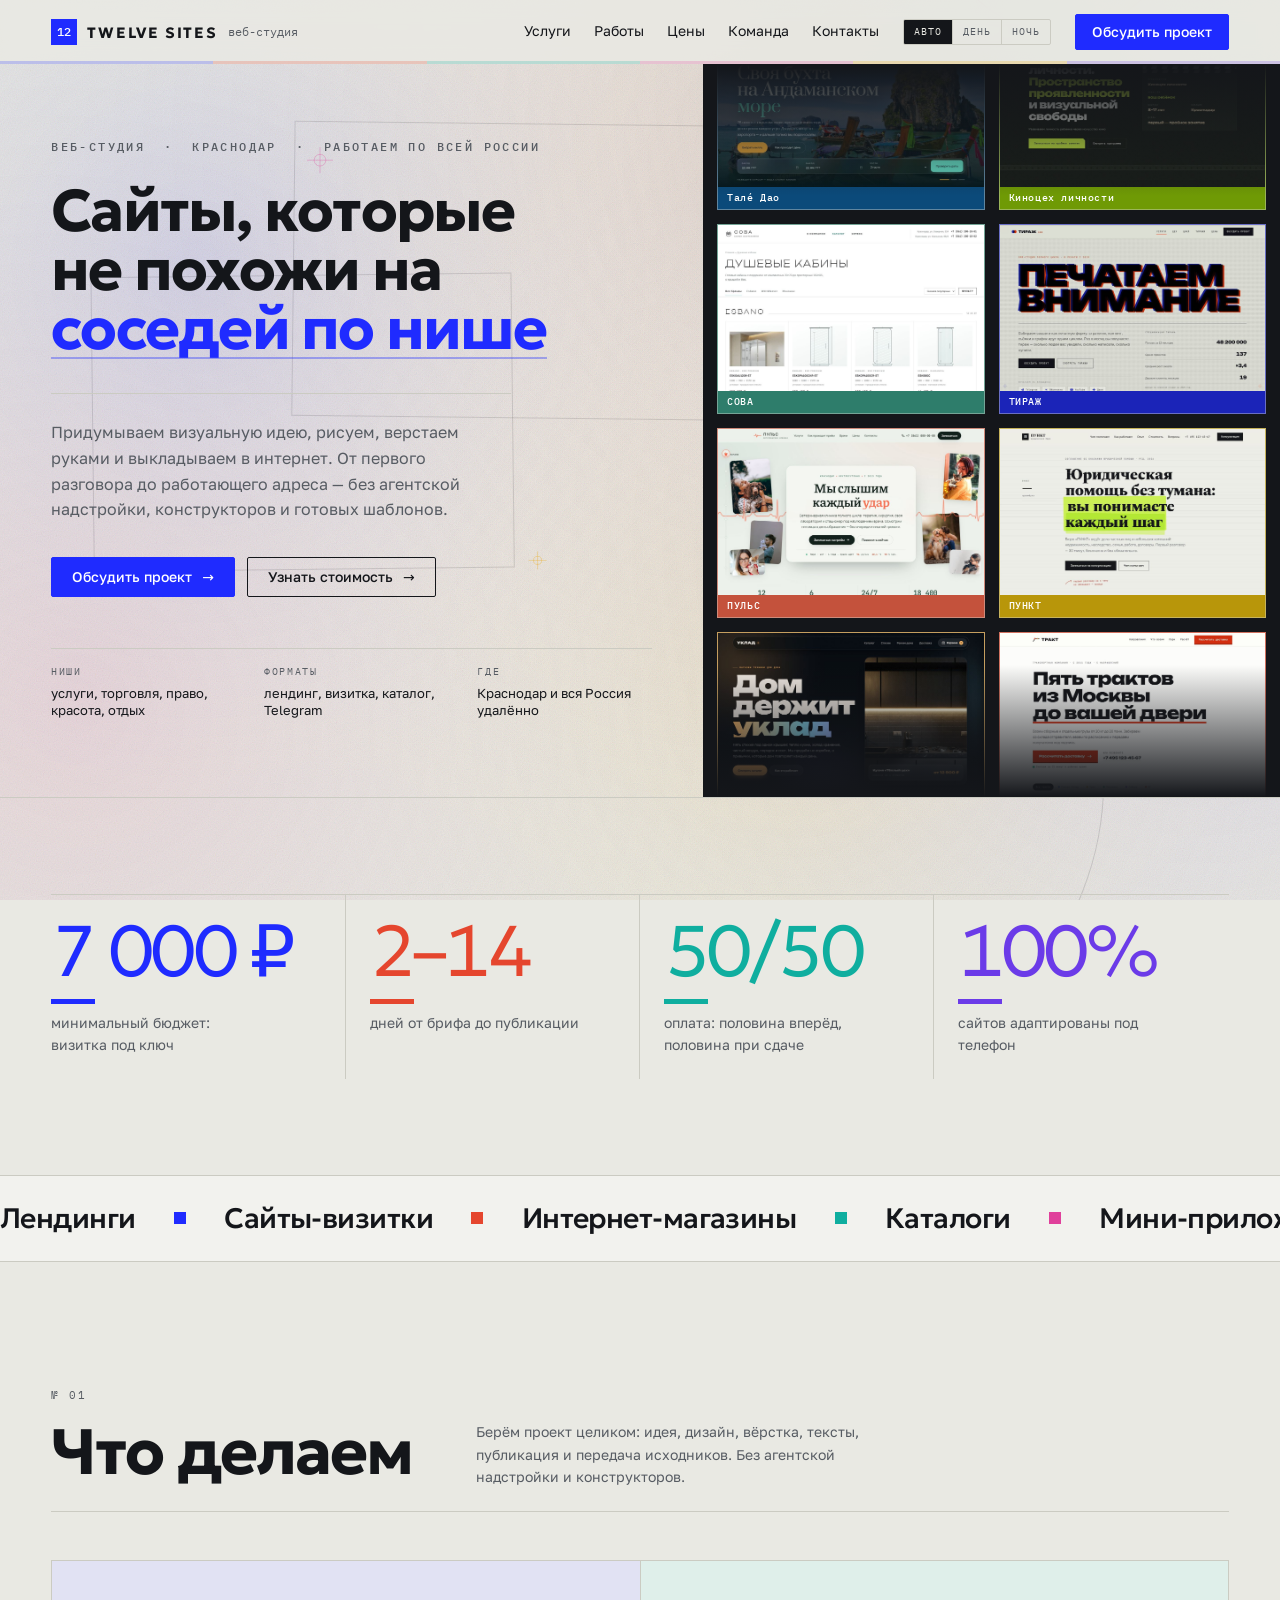
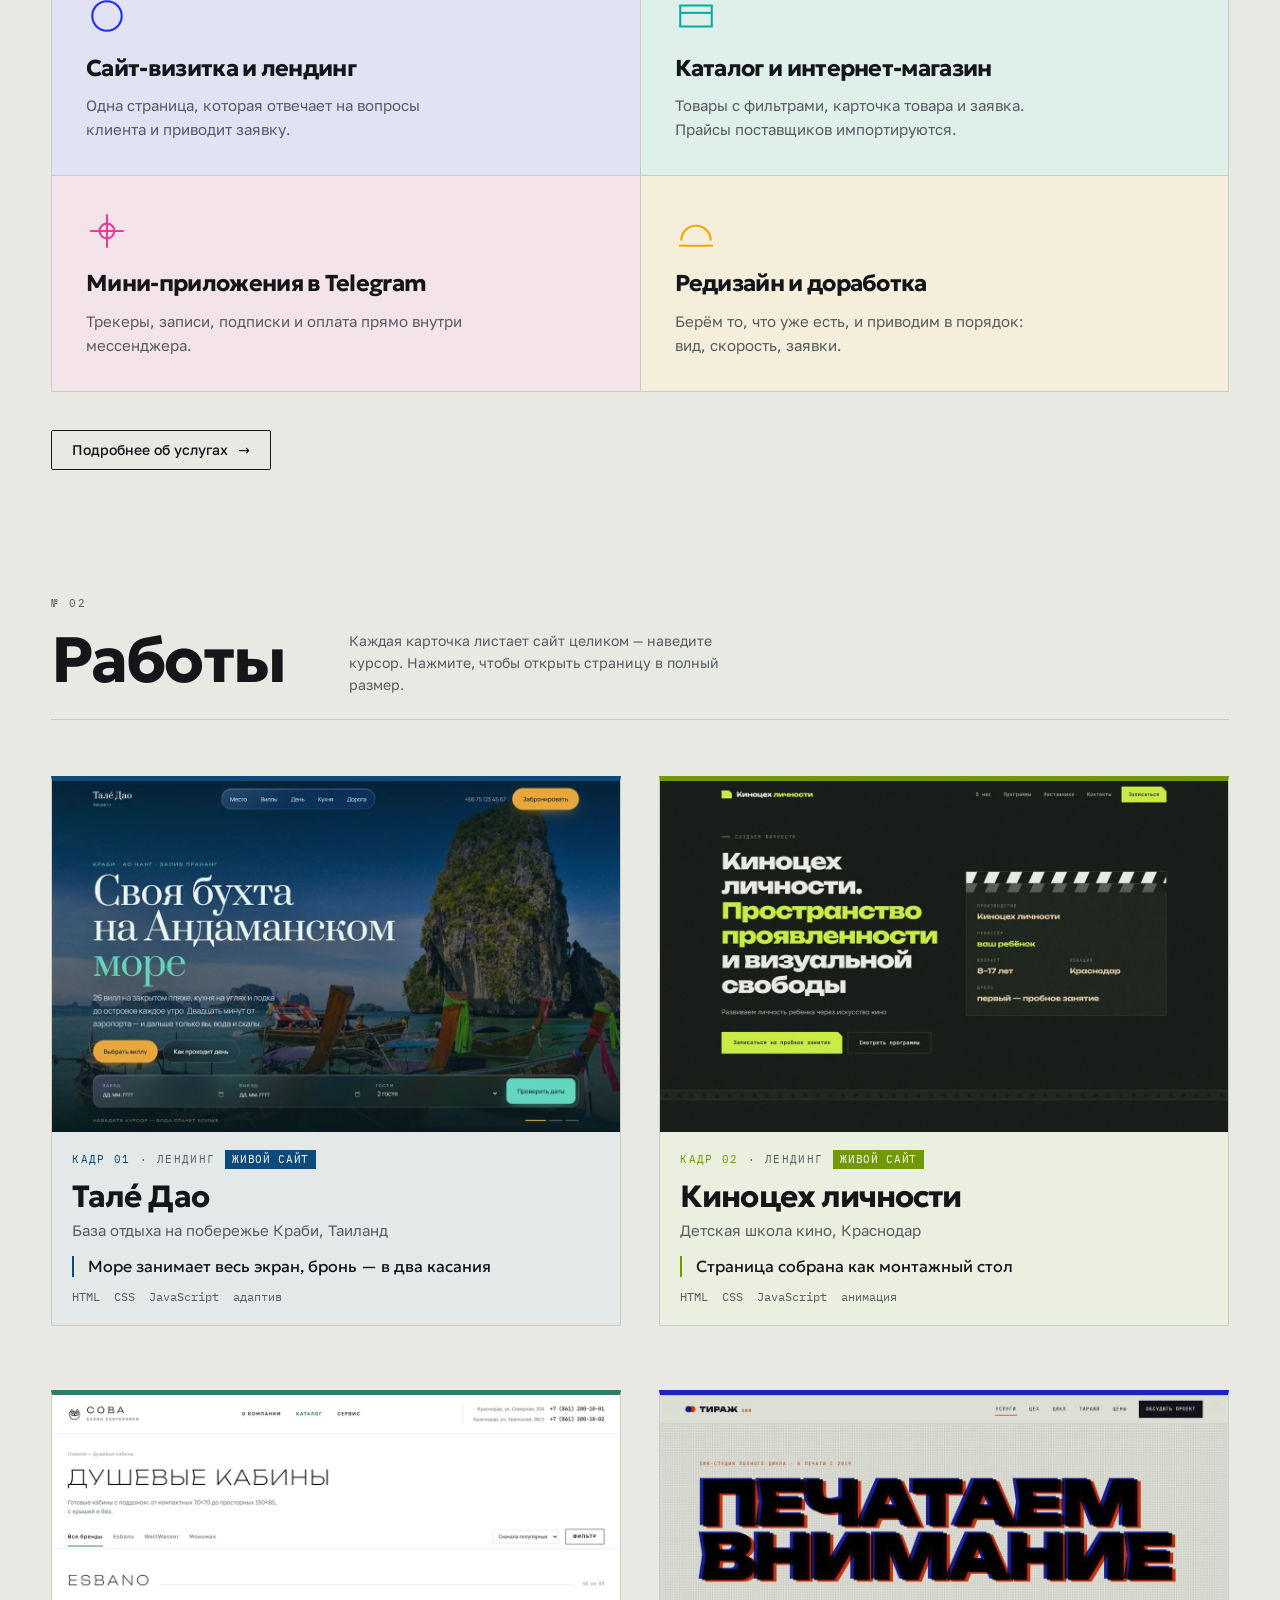
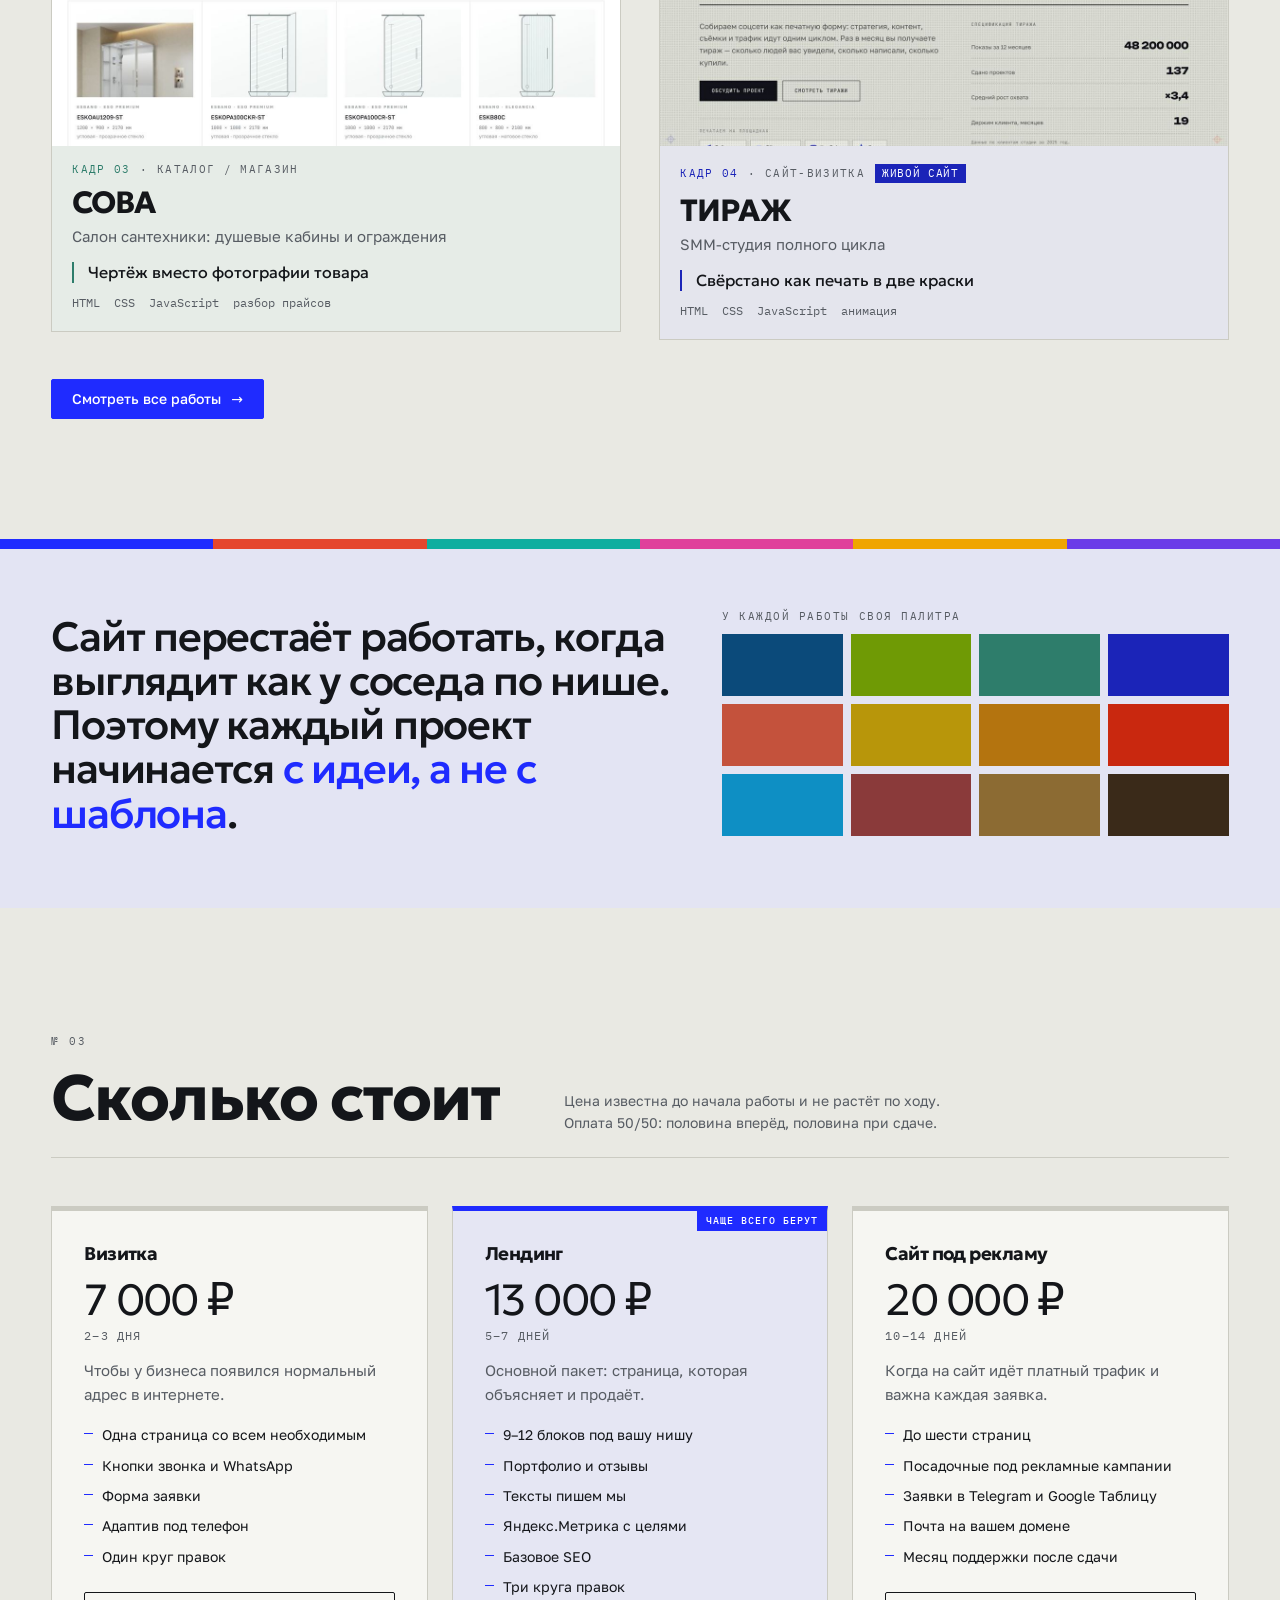
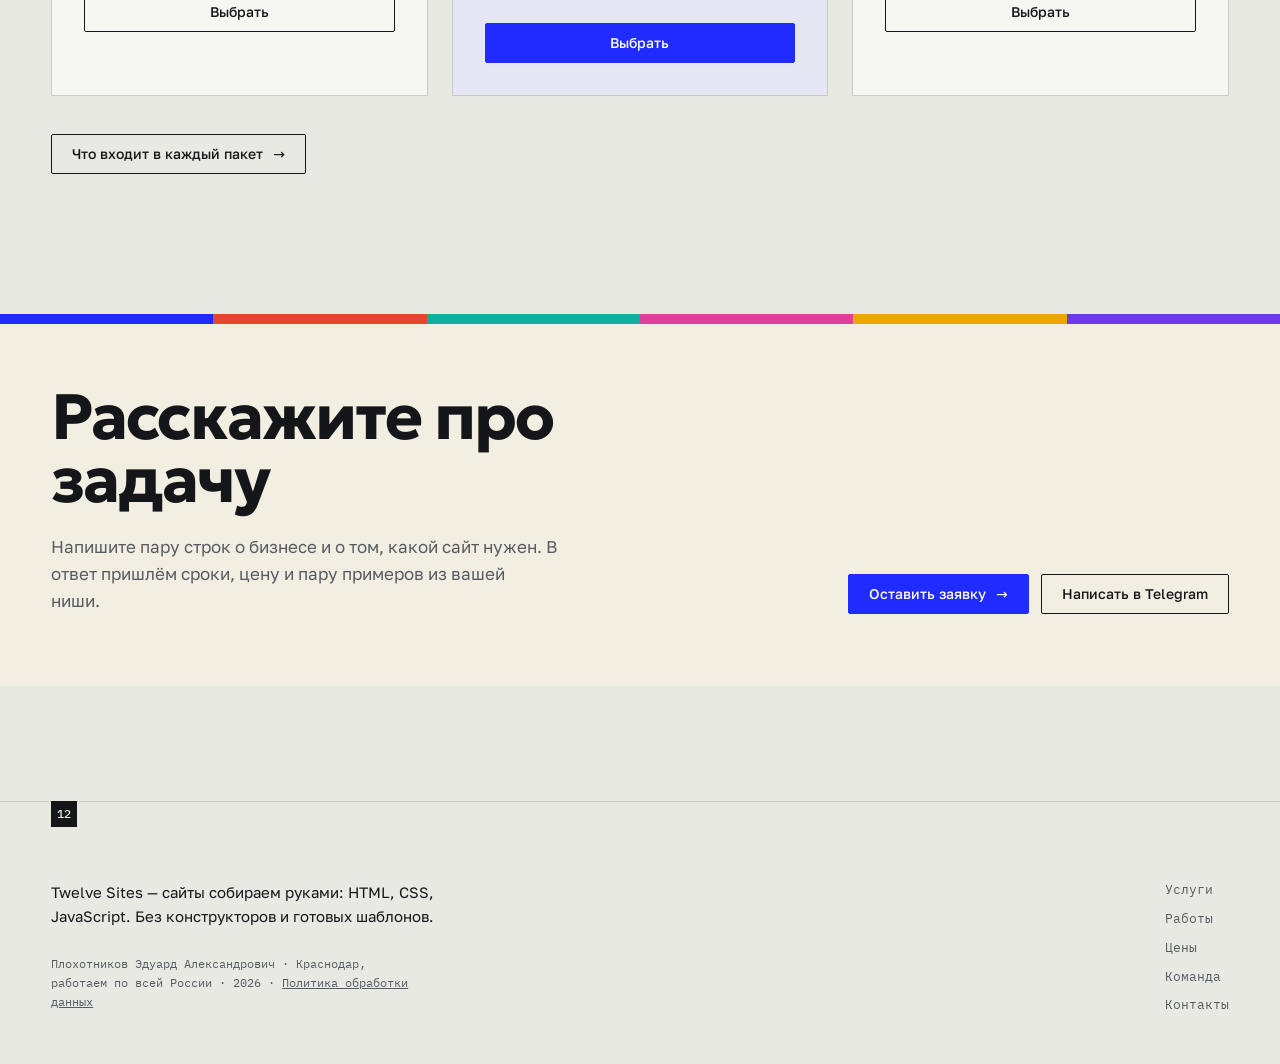
<file: index.html>
<!DOCTYPE html>
<html lang="ru">
<head>
<meta charset="utf-8">
<meta name="viewport" content="width=device-width, initial-scale=1">
<title>Twelve Sites — веб-студия: сайты для малого бизнеса</title>
<meta name="description" content="Twelve Sites — веб-студия из Краснодара: сайты-визитки, лендинги, каталоги и мини-приложения в Telegram. Дизайн, вёрстка и публикация под ключ, от 7 000 ₽.">
<meta property="og:title" content="Twelve Sites — веб-студия">
<meta property="og:description" content="Сайты, которые не похожи на соседей по нише. У каждой работы своя визуальная идея.">
<meta property="og:type" content="website">
<meta property="og:image" content="assets/shots/talay-dao-hero.jpg">
<meta name="theme-color" content="#e9e9e3">
<link rel="icon" href="favicon.svg" type="image/svg+xml">
<link rel="stylesheet" href="assets/fonts/fonts.css">
<link rel="stylesheet" href="styles.css">
<script>
  /* Тема выбирается до первой отрисовки, иначе при ночном режиме
     страница успевает моргнуть белым. */
  (function () {
    var mode = 'auto';
    try { mode = localStorage.getItem('theme') || 'auto'; } catch (e) {}
    var dark = mode === 'dark' ||
      (mode === 'auto' && window.matchMedia('(prefers-color-scheme: dark)').matches);
    var root = document.documentElement;
    root.dataset.theme = dark ? 'dark' : 'light';
    root.dataset.mode = mode;
    root.classList.add('is-first');
  })();
</script>
</head>
<body>

<canvas class="bg" id="bg" aria-hidden="true"></canvas>
<a class="skip" href="#main">Перейти к содержанию</a>

<header class="bar">
  <a class="bar__me" href="index.html">
    <span class="mark" aria-hidden="true">12</span>
    <span class="bar__name">TWELVE SITES</span>
    <span class="bar__role">веб-студия</span>
  </a>
  <nav class="bar__nav" aria-label="Разделы">
    <a href="services.html">Услуги</a>
    <a href="works.html">Работы</a>
    <a href="prices.html">Цены</a>
    <a href="team.html">Команда</a>
    <a href="contacts.html">Контакты</a>
  </nav>
  <div class="theme" role="group" aria-label="Оформление">
    <button class="theme__btn" type="button" data-set="auto">Авто</button>
    <button class="theme__btn" type="button" data-set="light">День</button>
    <button class="theme__btn" type="button" data-set="dark">Ночь</button>
  </div>
  <a class="btn btn--solid bar__cta" href="contacts.html">Обсудить проект</a>
  <span class="bar__ink" aria-hidden="true"></span>
</header>

<main id="main">

  <section class="hero">
    <div class="hero__text">
      <p class="eyebrow">Веб-студия &nbsp;·&nbsp; Краснодар &nbsp;·&nbsp; работаем по всей России</p>
      <h1 class="hero__title">
        <span><i>Сайты, которые</i></span>
        <span><i>не похожи на</i></span>
        <span><i><em>соседей по нише</em></i></span>
      </h1>
      <p class="hero__lead">
        Придумываем визуальную идею, рисуем, верстаем руками и выкладываем
        в интернет. От первого разговора до работающего адреса — без
        агентской надстройки, конструкторов и готовых шаблонов.
      </p>
      <div class="hero__actions">
        <a class="btn btn--solid" href="contacts.html">Обсудить проект <span aria-hidden="true">→</span></a>
        <a class="btn" href="prices.html">Узнать стоимость <span aria-hidden="true">→</span></a>
      </div>

      <dl class="hero__meta">
        <div><dt>Ниши</dt><dd>услуги, торговля, право, красота, отдых</dd></div>
        <div><dt>Форматы</dt><dd>лендинг, визитка, каталог, Telegram</dd></div>
        <div><dt>Где</dt><dd>Краснодар и вся Россия удалённо</dd></div>
      </dl>
    </div>

    <!-- правая половина: работы едут снизу вверх, как листы на светостоле -->
    <div class="hero__proof" aria-hidden="true">
      <div class="stream" id="stream"></div>
    </div>
  </section>

  <section class="facts" aria-label="Коротко о студии">
    <dl>
      <div><dt>7 000 ₽</dt><dd>минимальный бюджет: визитка под ключ</dd></div>
      <div><dt>2–14</dt><dd>дней от брифа до публикации</dd></div>
      <div><dt>50/50</dt><dd>оплата: половина вперёд, половина при сдаче</dd></div>
      <div><dt>100%</dt><dd>сайтов адаптированы под телефон</dd></div>
    </dl>
  </section>

  <div class="ticker" aria-label="Направления работы">
    <div class="ticker__track"></div>
  </div>

  <section class="services">
    <div class="section-head">
      <h2 class="h2">Что делаем</h2>
      <p class="section-note">
        Берём проект целиком: идея, дизайн, вёрстка, тексты, публикация
        и передача исходников. Без агентской надстройки и конструкторов.
      </p>
    </div>
    <div class="services__grid">
      <article>
        <h3>Сайт-визитка и лендинг</h3>
        <p>Одна страница, которая отвечает на вопросы клиента и приводит заявку.</p>
      </article>
      <article>
        <h3>Каталог и интернет-магазин</h3>
        <p>Товары с фильтрами, карточка товара и заявка. Прайсы поставщиков импортируются.</p>
      </article>
      <article>
        <h3>Мини-приложения в Telegram</h3>
        <p>Трекеры, записи, подписки и оплата прямо внутри мессенджера.</p>
      </article>
      <article>
        <h3>Редизайн и доработка</h3>
        <p>Берём то, что уже есть, и приводим в порядок: вид, скорость, заявки.</p>
      </article>
    </div>
    <div class="section-actions">
      <a class="btn" href="services.html">Подробнее об услугах <span aria-hidden="true">→</span></a>
    </div>
  </section>

  <section class="works">
    <div class="works__head">
      <h2 class="h2">Работы</h2>
      <p class="works__note">
        Каждая карточка листает сайт целиком — наведите курсор.
        Нажмите, чтобы открыть страницу в полный размер.
      </p>
    </div>

    <div class="grid" id="grid" data-limit="4"></div>

    <div class="section-actions">
      <a class="btn btn--solid" href="works.html">Смотреть все работы <span aria-hidden="true">→</span></a>
    </div>

    <noscript>
      <p class="noscript">
        Работы подгружаются скриптом — включите JavaScript или напишите нам,
        и мы пришлём ссылки на сайты списком.
      </p>
    </noscript>
  </section>

  <section class="claim">
    <p>Сайт перестаёт работать, когда выглядит как у соседа по нише.
      Поэтому каждый проект начинается <em>с идеи, а не с шаблона</em>.</p>
    <div class="swatches">
      <p class="swatches__note">У каждой работы своя палитра</p>
      <div class="swatches__grid" id="swatches"></div>
    </div>
  </section>

  <section class="prices">
    <div class="section-head">
      <h2 class="h2">Сколько стоит</h2>
      <p class="section-note">
        Цена известна до начала работы и не растёт по ходу.
        Оплата 50/50: половина вперёд, половина при сдаче.
      </p>
    </div>
    <div class="prices__grid" id="prices-grid"></div>
    <div class="section-actions">
      <a class="btn" href="prices.html">Что входит в каждый пакет <span aria-hidden="true">→</span></a>
    </div>
  </section>

  <section class="cta">
    <div>
      <h2 class="h2">Расскажите про задачу</h2>
      <p>Напишите пару строк о бизнесе и о том, какой сайт нужен. В ответ
        пришлём сроки, цену и пару примеров из вашей ниши.</p>
    </div>
    <div class="cta__actions">
      <a class="btn btn--solid" href="contacts.html">Оставить заявку <span aria-hidden="true">→</span></a>
      <a class="btn" href="https://t.me/edward_Proishodit">Написать в Telegram</a>
    </div>
  </section>

</main>

<footer class="foot">
  <p>Twelve Sites — сайты собираем руками: HTML, CSS, JavaScript. Без конструкторов и готовых шаблонов.</p>
  <p>Плохотников Эдуард Александрович · Краснодар, работаем по всей России · 2026 · <a href="privacy.html">Политика обработки данных</a></p>
</footer>

<!-- просмотр работы целиком -->
<div class="viewer" id="viewer" hidden>
  <div class="viewer__backdrop" data-close></div>
  <div class="viewer__panel" role="dialog" aria-modal="true" aria-labelledby="viewer-name">
    <div class="viewer__info">
      <p class="viewer__label"><span id="viewer-no"></span> <span id="viewer-kind"></span></p>
      <h2 class="viewer__name" id="viewer-name"></h2>
      <p class="viewer__field" id="viewer-field"></p>
      <p class="viewer__idea" id="viewer-idea"></p>
      <p class="viewer__desc" id="viewer-desc"></p>
      <ul class="viewer__bullets" id="viewer-bullets"></ul>
      <ul class="viewer__tags" id="viewer-tags"></ul>
      <a class="btn btn--solid viewer__live" id="viewer-live" href="#" target="_blank" rel="noopener">Открыть живой сайт</a>
      <figure class="viewer__phone">
        <img id="viewer-phone" alt="" width="390" height="844" loading="lazy">
        <figcaption>Тот же сайт на телефоне</figcaption>
      </figure>
    </div>
    <div class="viewer__page">
      <img id="viewer-full" alt="" loading="lazy">
    </div>
    <button class="viewer__close" data-close aria-label="Закрыть">✕<span>Esc</span></button>
  </div>
</div>

<script src="script.js"></script>
</body>
</html>
</file>
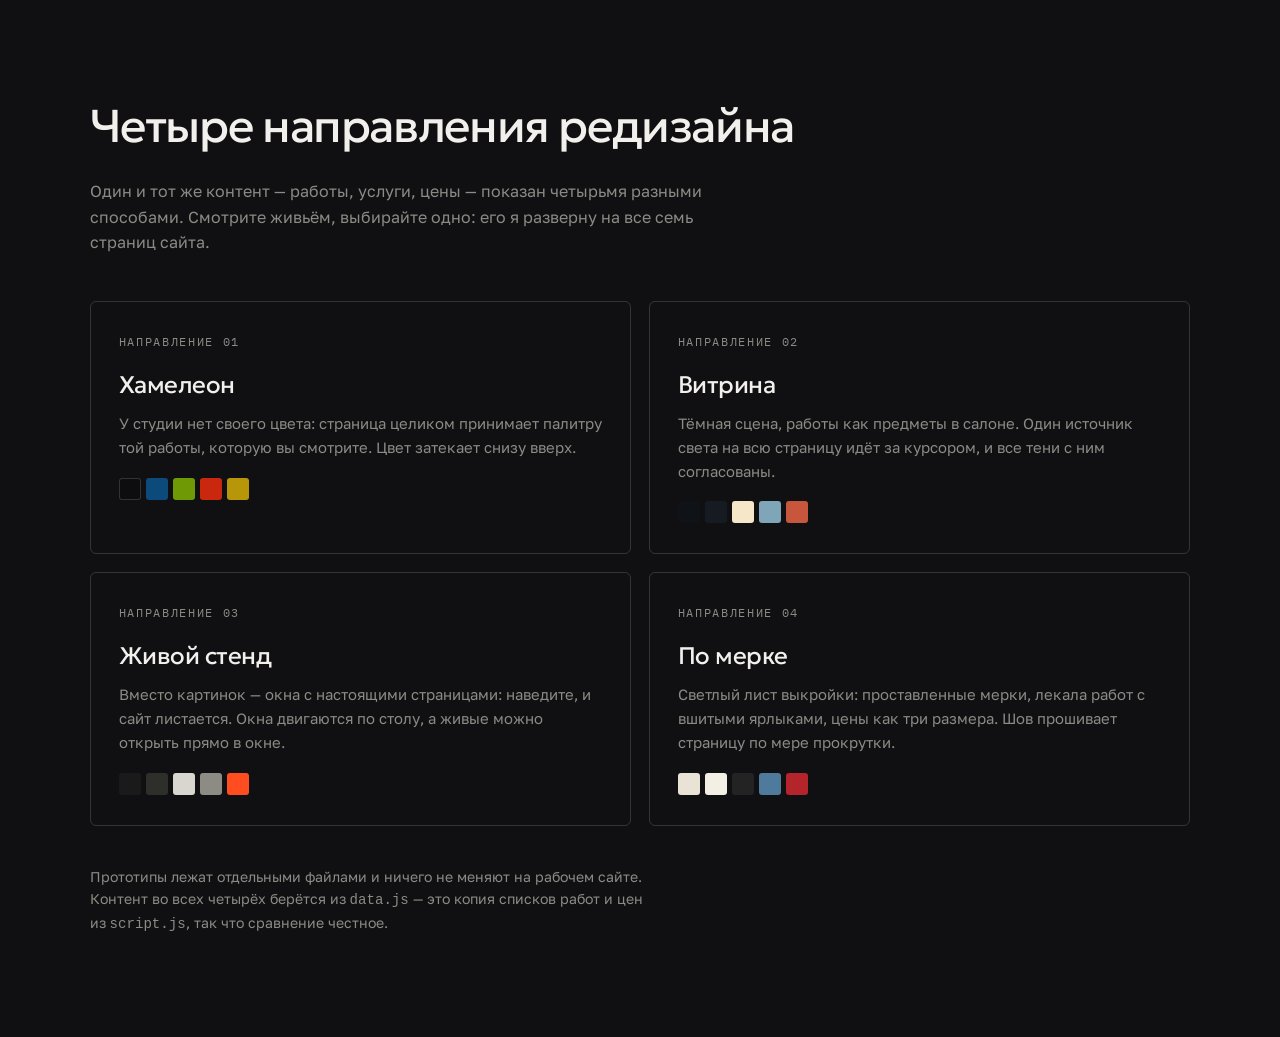
<file: prototypes/index.html>
<!DOCTYPE html>
<html lang="ru">
<head>
<meta charset="utf-8">
<meta name="viewport" content="width=device-width, initial-scale=1">
<title>Twelve Sites — четыре направления редизайна</title>
<link rel="stylesheet" href="../assets/fonts/fonts.css">
<style>
  :root { --ink:#101012; --paper:#F2F0EC; --muted:#8B8B85; --hair:rgba(242,240,236,.16); }
  * { box-sizing: border-box; }
  body {
    margin: 0; background: var(--ink); color: var(--paper);
    font-family: 'Golos Text', system-ui, sans-serif; line-height: 1.6;
    padding: clamp(28px, 7vw, 90px);
  }
  h1 { font-family: 'Geologica', system-ui, sans-serif; font-weight: 400; font-size: clamp(26px, 4vw, 46px); letter-spacing: -.03em; margin: 0; }
  .lead { color: var(--muted); max-width: 62ch; margin: 16px 0 0; }
  .grid { display: grid; grid-template-columns: repeat(2, 1fr); gap: 18px; margin-top: clamp(30px, 5vh, 56px); max-width: 1100px; }
  a.card {
    display: block; text-decoration: none; color: inherit;
    border: 1px solid var(--hair); border-radius: 6px; padding: 26px 28px 30px;
    transition: border-color .25s, background .25s;
  }
  a.card:hover { border-color: var(--paper); background: rgba(255,255,255,.03); }
  .no { font-family: 'IBM Plex Mono', monospace; font-size: 12px; color: var(--muted); letter-spacing: .14em; }
  h2 { font-family: 'Geologica', system-ui, sans-serif; font-weight: 400; font-size: 1.5rem; letter-spacing: -.02em; margin: 12px 0 8px; }
  p.what { margin: 0; color: var(--muted); font-size: .93rem; }
  .swatch { display: flex; gap: 5px; margin-top: 18px; }
  .swatch i { width: 22px; height: 22px; border-radius: 3px; }
  .note { margin-top: 40px; color: var(--muted); font-size: .88rem; max-width: 62ch; }
  @media (max-width: 760px) { .grid { grid-template-columns: 1fr; } }
</style>
</head>
<body>
  <h1>Четыре направления редизайна</h1>
  <p class="lead">Один и тот же контент — работы, услуги, цены — показан четырьмя разными
    способами. Смотрите живьём, выбирайте одно: его я разверну на все семь страниц сайта.</p>

  <div class="grid">
    <a class="card" href="1-hameleon.html">
      <span class="no">НАПРАВЛЕНИЕ 01</span>
      <h2>Хамелеон</h2>
      <p class="what">У студии нет своего цвета: страница целиком принимает палитру той работы,
        которую вы смотрите. Цвет затекает снизу вверх.</p>
      <span class="swatch"><i style="background:#0D0D0F;box-shadow:inset 0 0 0 1px #333"></i><i style="background:#0B4A7A"></i><i style="background:#6F9A05"></i><i style="background:#C9280F"></i><i style="background:#B8960A"></i></span>
    </a>

    <a class="card" href="2-vitrina.html">
      <span class="no">НАПРАВЛЕНИЕ 02</span>
      <h2>Витрина</h2>
      <p class="what">Тёмная сцена, работы как предметы в салоне. Один источник света на всю
        страницу идёт за курсором, и все тени с ним согласованы.</p>
      <span class="swatch"><i style="background:#0F1216"></i><i style="background:#161B21"></i><i style="background:#F6E7C8"></i><i style="background:#7FA6B8"></i><i style="background:#C8563C"></i></span>
    </a>

    <a class="card" href="3-stend.html">
      <span class="no">НАПРАВЛЕНИЕ 03</span>
      <h2>Живой стенд</h2>
      <p class="what">Вместо картинок — окна с настоящими страницами: наведите, и сайт листается.
        Окна двигаются по столу, а живые можно открыть прямо в окне.</p>
      <span class="swatch"><i style="background:#1A1A1A"></i><i style="background:#2E2E2B"></i><i style="background:#D9D6CF"></i><i style="background:#8C8C85"></i><i style="background:#FF4D1F"></i></span>
    </a>

    <a class="card" href="4-po-merke.html">
      <span class="no">НАПРАВЛЕНИЕ 04</span>
      <h2>По мерке</h2>
      <p class="what">Светлый лист выкройки: проставленные мерки, лекала работ с вшитыми ярлыками,
        цены как три размера. Шов прошивает страницу по мере прокрутки.</p>
      <span class="swatch"><i style="background:#E9E3D6"></i><i style="background:#F3EFE5"></i><i style="background:#232323"></i><i style="background:#4E7A9B"></i><i style="background:#B3252A"></i></span>
    </a>
  </div>

  <p class="note">Прототипы лежат отдельными файлами и ничего не меняют на рабочем сайте.
    Контент во всех четырёх берётся из <code>data.js</code> — это копия списков работ и цен
    из <code>script.js</code>, так что сравнение честное.</p>
</body>
</html>
</file>
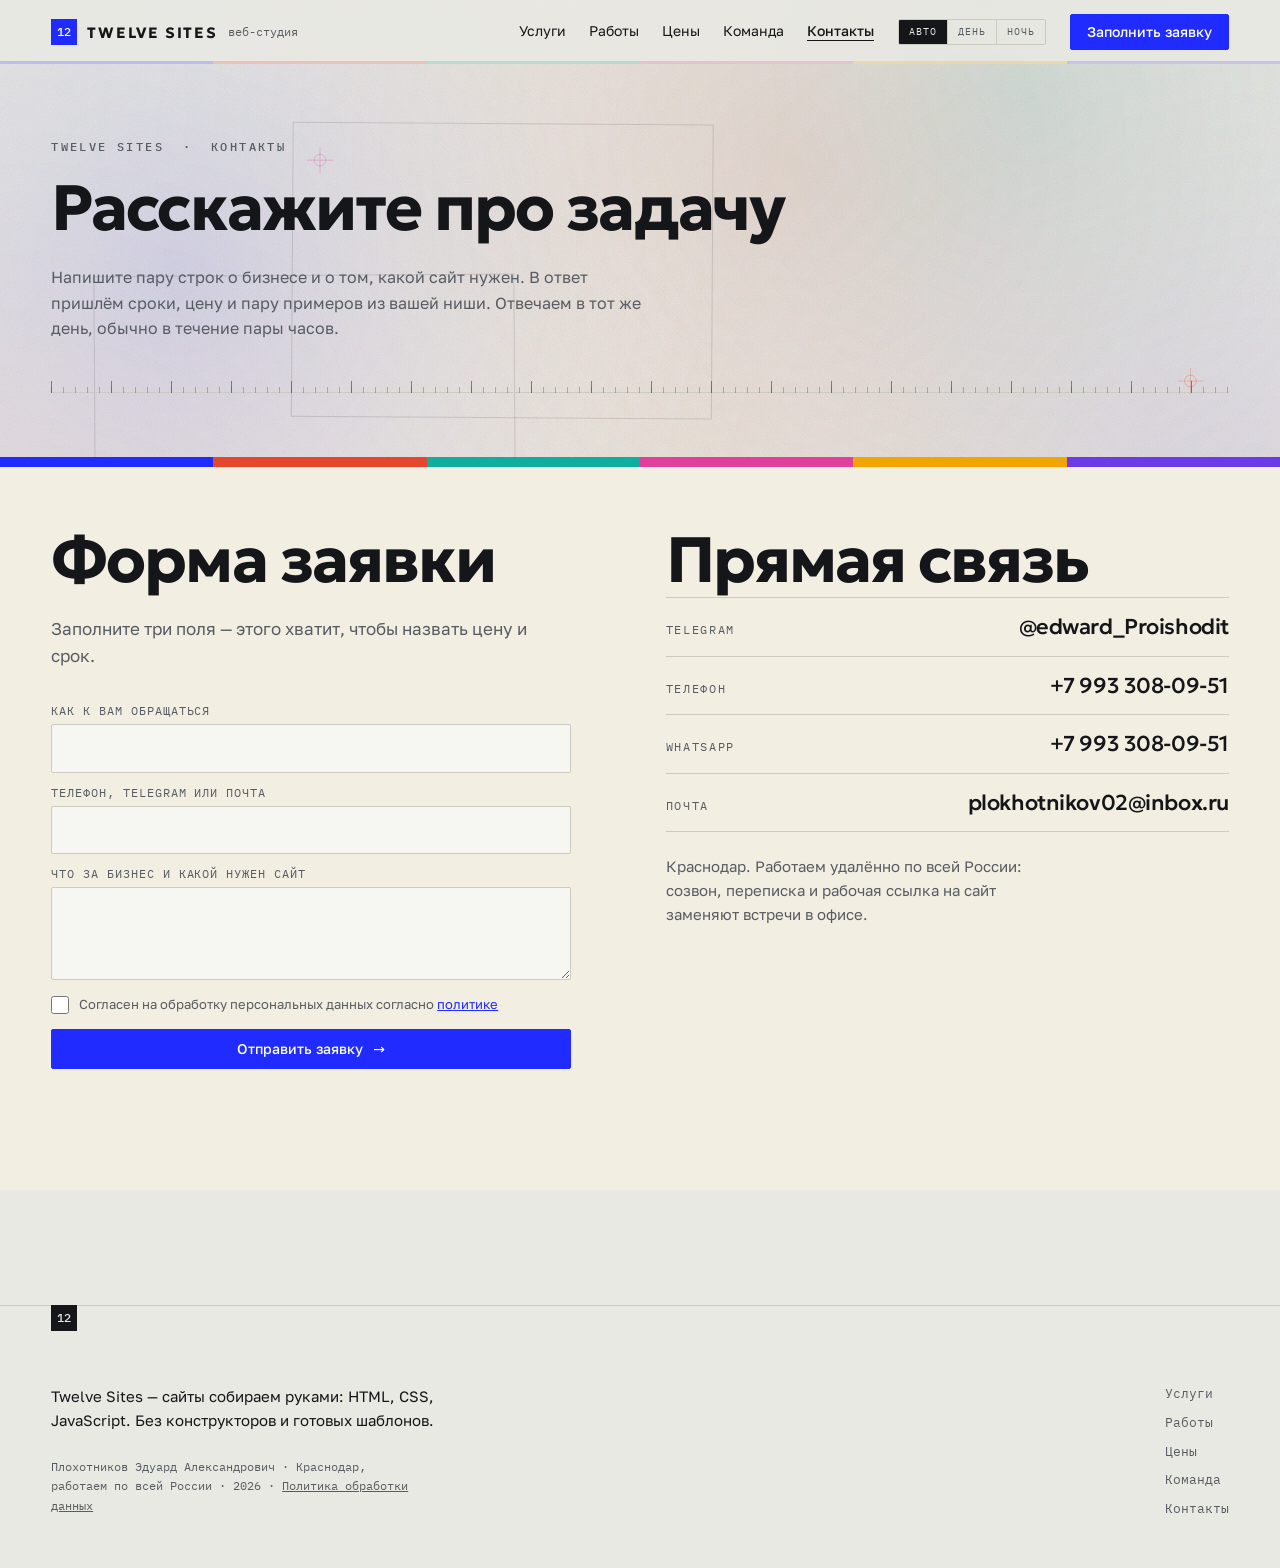
<file: contacts.html>
<!DOCTYPE html>
<html lang="ru">
<head>
<meta charset="utf-8">
<meta name="viewport" content="width=device-width, initial-scale=1">
<title>Контакты — Twelve Sites</title>
<meta name="description" content="Связаться со студией Twelve Sites: Telegram, телефон, WhatsApp, почта и форма заявки. Краснодар, работаем по всей России.">
<meta name="theme-color" content="#e9e9e3">
<link rel="icon" href="favicon.svg" type="image/svg+xml">
<link rel="stylesheet" href="assets/fonts/fonts.css">
<link rel="stylesheet" href="styles.css">
<script>
  (function () {
    var mode = 'auto';
    try { mode = localStorage.getItem('theme') || 'auto'; } catch (e) {}
    var dark = mode === 'dark' ||
      (mode === 'auto' && window.matchMedia('(prefers-color-scheme: dark)').matches);
    document.documentElement.dataset.theme = dark ? 'dark' : 'light';
    document.documentElement.dataset.mode = mode;
  })();
</script>
</head>
<body>

<canvas class="bg" id="bg" aria-hidden="true"></canvas>
<a class="skip" href="#main">Перейти к содержанию</a>

<header class="bar">
  <a class="bar__me" href="index.html">
    <span class="mark" aria-hidden="true">12</span>
    <span class="bar__name">TWELVE SITES</span>
    <span class="bar__role">веб-студия</span>
  </a>
  <nav class="bar__nav" aria-label="Разделы">
    <a href="services.html">Услуги</a>
    <a href="works.html">Работы</a>
    <a href="prices.html">Цены</a>
    <a href="team.html">Команда</a>
    <a href="contacts.html" aria-current="page">Контакты</a>
  </nav>
  <div class="theme" role="group" aria-label="Оформление">
    <button class="theme__btn" type="button" data-set="auto">Авто</button>
    <button class="theme__btn" type="button" data-set="light">День</button>
    <button class="theme__btn" type="button" data-set="dark">Ночь</button>
  </div>
  <a class="btn btn--solid bar__cta" href="#form">Заполнить заявку</a>
  <span class="bar__ink" aria-hidden="true"></span>
</header>

<main id="main">

  <section class="page-head">
    <p class="eyebrow">Twelve Sites &nbsp;·&nbsp; контакты</p>
    <h1>Расскажите про задачу</h1>
    <p class="page-head__lead">
      Напишите пару строк о бизнесе и о том, какой сайт нужен. В ответ
      пришлём сроки, цену и пару примеров из вашей ниши. Отвечаем в тот же
      день, обычно в течение пары часов.
    </p>
  </section>

  <section class="contact">
    <div class="contact__text">
      <h2 class="h2">Форма заявки</h2>
      <p>Заполните три поля — этого хватит, чтобы назвать цену и срок.</p>

      <form class="form" id="form" novalidate>
        <label class="form__row">
          <span>Как к вам обращаться</span>
          <input type="text" name="name" autocomplete="name" required>
        </label>
        <label class="form__row">
          <span>Телефон, Telegram или почта</span>
          <input type="text" name="contact" autocomplete="tel" required>
        </label>
        <label class="form__row">
          <span>Что за бизнес и какой нужен сайт</span>
          <textarea name="task" rows="3"></textarea>
        </label>
        <label class="form__check">
          <input type="checkbox" name="agree" required>
          <span>Согласен на обработку персональных данных согласно
            <a href="privacy.html">политике</a></span>
        </label>
        <button class="btn btn--solid" type="submit">Отправить заявку <span aria-hidden="true">→</span></button>
        <p class="form__note" id="form-note" role="status"></p>
      </form>
    </div>

    <div>
      <h2 class="h2">Прямая связь</h2>
      <ul class="contact__list">
        <li><a href="https://t.me/edward_Proishodit"><span>Telegram</span><b>@edward_Proishodit</b></a></li>
        <li><a href="tel:+79933080951"><span>Телефон</span><b>+7 993 308-09-51</b></a></li>
        <li><a href="https://wa.me/79933080951"><span>WhatsApp</span><b>+7 993 308-09-51</b></a></li>
        <li><a href="mailto:plokhotnikov02@inbox.ru"><span>Почта</span><b>plokhotnikov02@inbox.ru</b></a></li>
      </ul>
      <p class="contact__where">
        Краснодар. Работаем удалённо по всей России: созвон, переписка
        и рабочая ссылка на сайт заменяют встречи в офисе.
      </p>
    </div>
  </section>

</main>

<footer class="foot">
  <p>Twelve Sites — сайты собираем руками: HTML, CSS, JavaScript. Без конструкторов и готовых шаблонов.</p>
  <p>Плохотников Эдуард Александрович · Краснодар, работаем по всей России · 2026 · <a href="privacy.html">Политика обработки данных</a></p>
</footer>

<script src="script.js"></script>
</body>
</html>
</file>
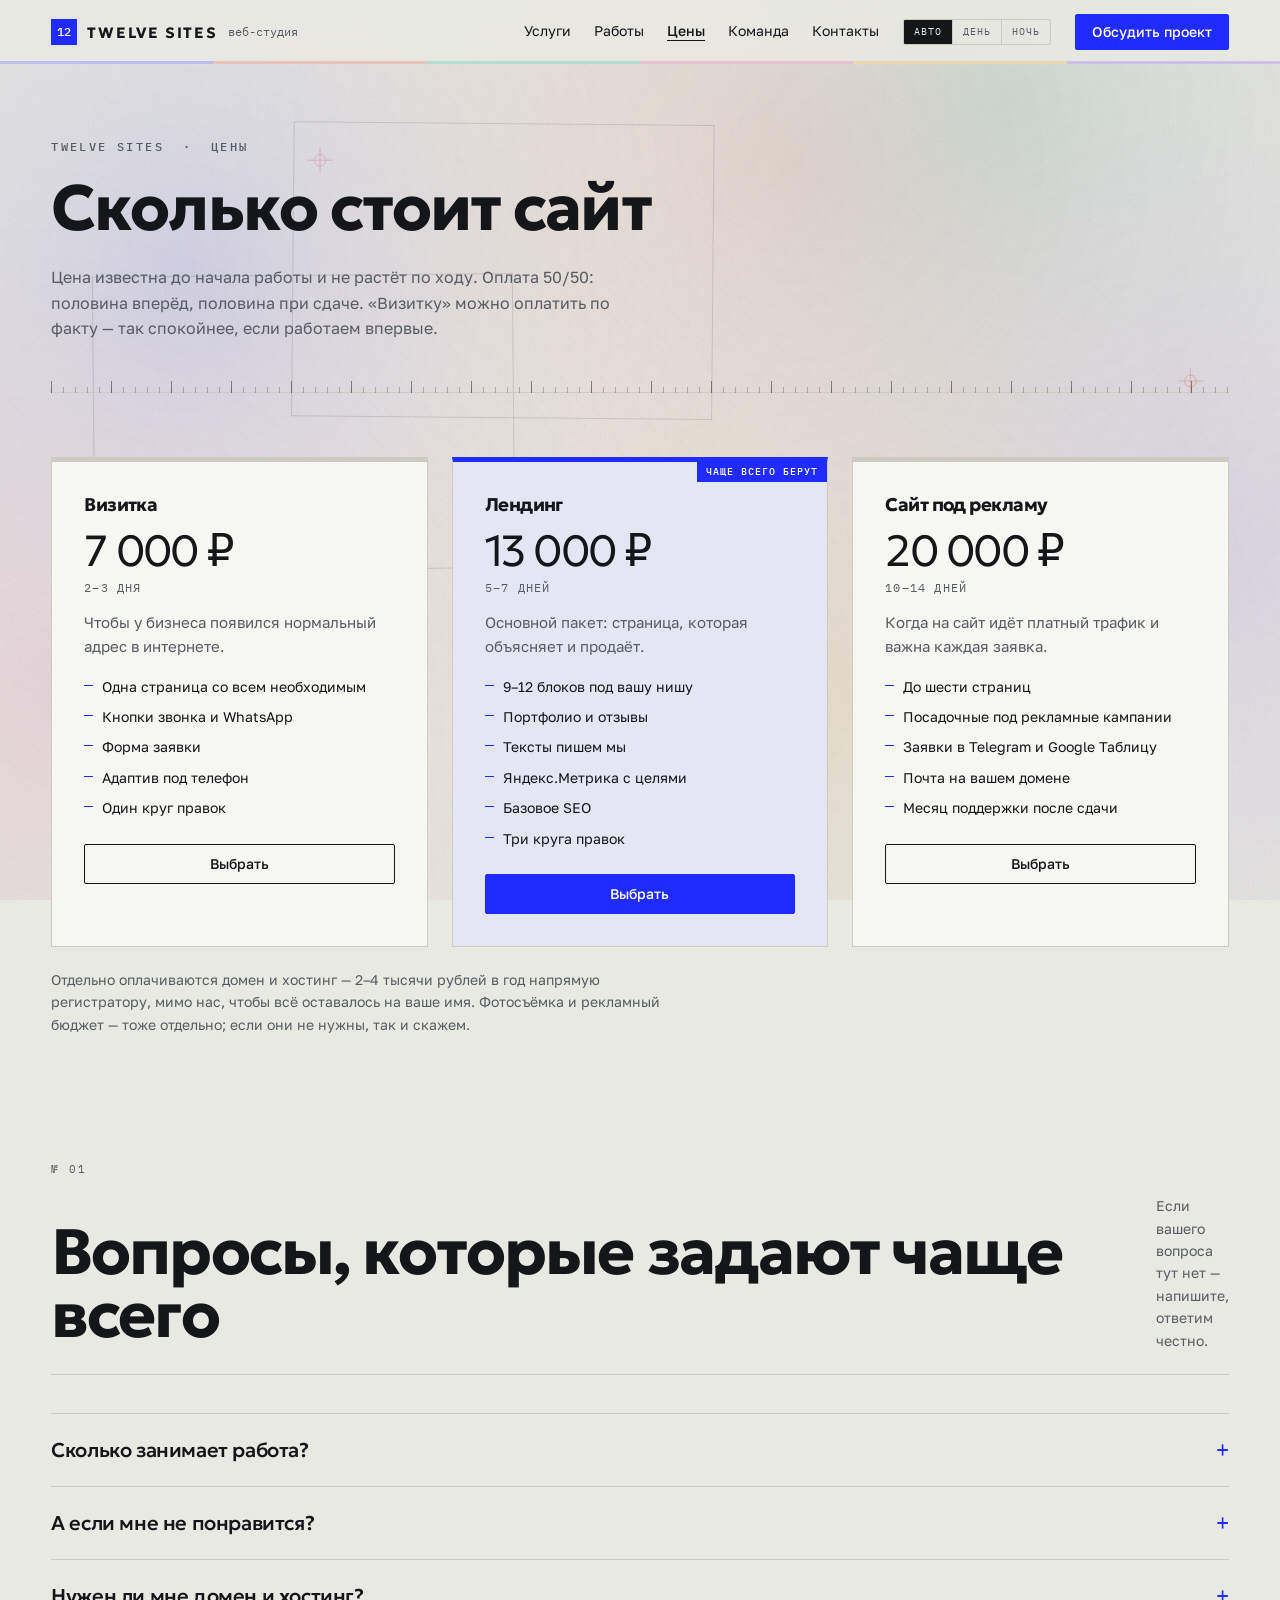
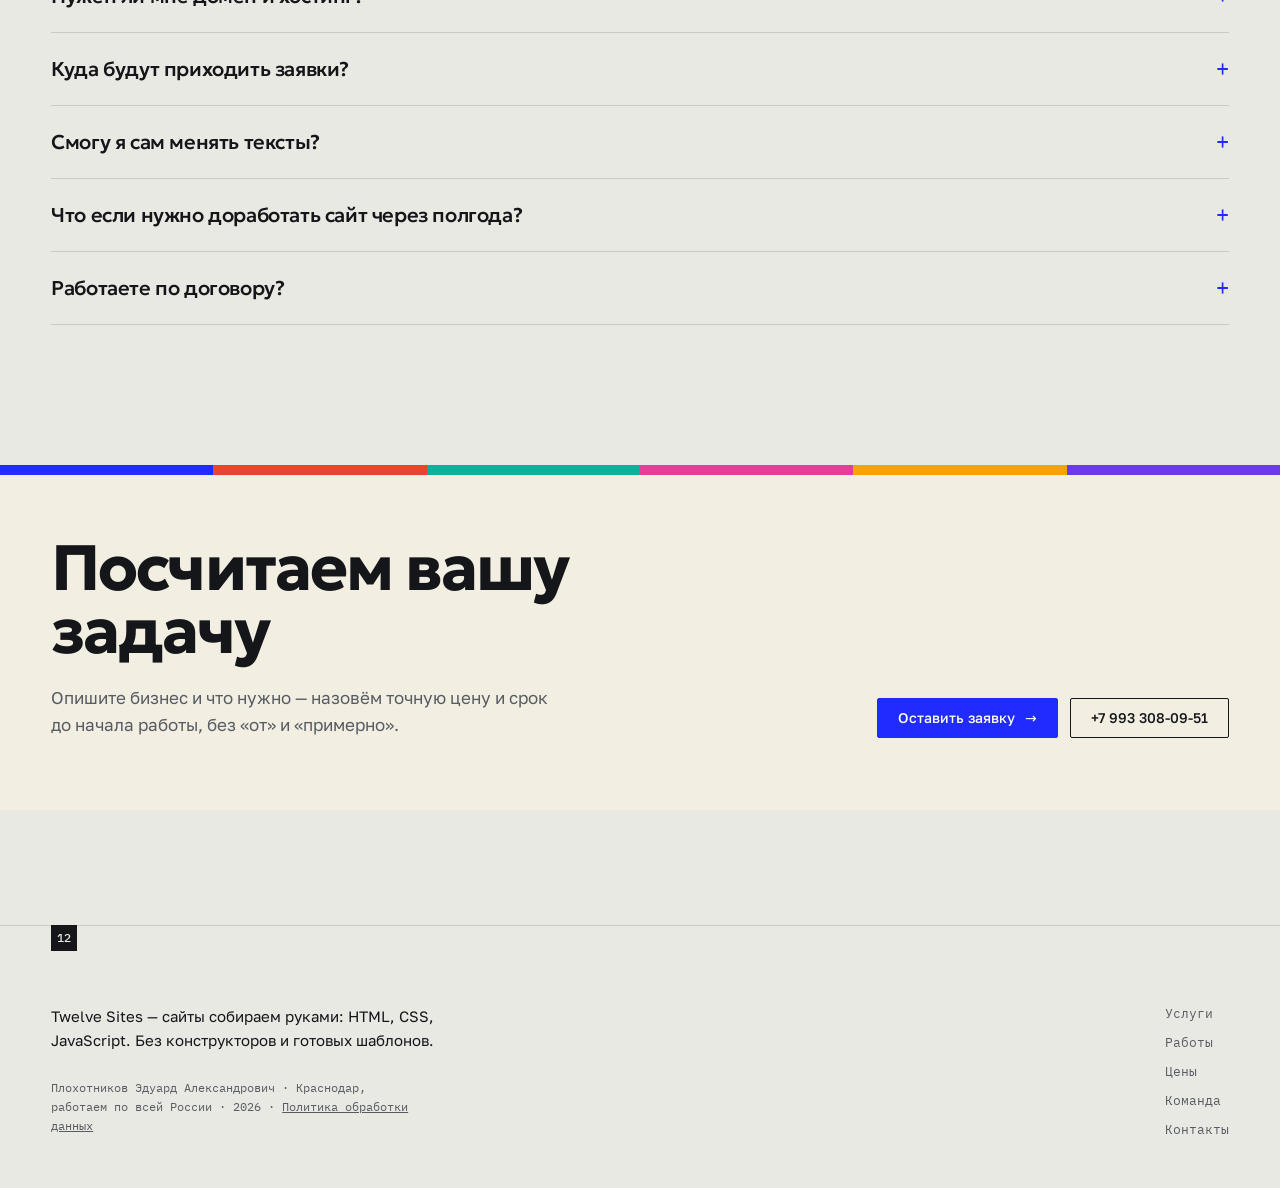
<file: prices.html>
<!DOCTYPE html>
<html lang="ru">
<head>
<meta charset="utf-8">
<meta name="viewport" content="width=device-width, initial-scale=1">
<title>Цены — Twelve Sites</title>
<meta name="description" content="Сколько стоит сайт в студии Twelve Sites: визитка 7 000 ₽, лендинг 13 000 ₽, сайт под рекламу 20 000 ₽. Что входит в каждый пакет и что оплачивается отдельно.">
<meta name="theme-color" content="#e9e9e3">
<link rel="icon" href="favicon.svg" type="image/svg+xml">
<link rel="stylesheet" href="assets/fonts/fonts.css">
<link rel="stylesheet" href="styles.css">
<script>
  (function () {
    var mode = 'auto';
    try { mode = localStorage.getItem('theme') || 'auto'; } catch (e) {}
    var dark = mode === 'dark' ||
      (mode === 'auto' && window.matchMedia('(prefers-color-scheme: dark)').matches);
    document.documentElement.dataset.theme = dark ? 'dark' : 'light';
    document.documentElement.dataset.mode = mode;
  })();
</script>
</head>
<body>

<canvas class="bg" id="bg" aria-hidden="true"></canvas>
<a class="skip" href="#main">Перейти к содержанию</a>

<header class="bar">
  <a class="bar__me" href="index.html">
    <span class="mark" aria-hidden="true">12</span>
    <span class="bar__name">TWELVE SITES</span>
    <span class="bar__role">веб-студия</span>
  </a>
  <nav class="bar__nav" aria-label="Разделы">
    <a href="services.html">Услуги</a>
    <a href="works.html">Работы</a>
    <a href="prices.html" aria-current="page">Цены</a>
    <a href="team.html">Команда</a>
    <a href="contacts.html">Контакты</a>
  </nav>
  <div class="theme" role="group" aria-label="Оформление">
    <button class="theme__btn" type="button" data-set="auto">Авто</button>
    <button class="theme__btn" type="button" data-set="light">День</button>
    <button class="theme__btn" type="button" data-set="dark">Ночь</button>
  </div>
  <a class="btn btn--solid bar__cta" href="contacts.html">Обсудить проект</a>
  <span class="bar__ink" aria-hidden="true"></span>
</header>

<main id="main">

  <section class="page-head">
    <p class="eyebrow">Twelve Sites &nbsp;·&nbsp; цены</p>
    <h1>Сколько стоит сайт</h1>
    <p class="page-head__lead">
      Цена известна до начала работы и не растёт по ходу. Оплата 50/50:
      половина вперёд, половина при сдаче. «Визитку» можно оплатить
      по факту — так спокойнее, если работаем впервые.
    </p>
  </section>

  <section class="prices">
    <div class="prices__grid" id="prices-grid"></div>
    <p class="prices__note">
      Отдельно оплачиваются домен и хостинг — 2–4 тысячи рублей в год
      напрямую регистратору, мимо нас, чтобы всё оставалось на ваше имя.
      Фотосъёмка и рекламный бюджет — тоже отдельно; если они не нужны,
      так и скажем.
    </p>
  </section>

  <section class="faq">
    <div class="section-head">
      <h2 class="h2">Вопросы, которые задают чаще всего</h2>
      <p class="section-note">
        Если вашего вопроса тут нет — напишите, ответим честно.
      </p>
    </div>
    <div class="faq__list">
      <details>
        <summary>Сколько занимает работа?</summary>
        <p>Визитка — 2–3 дня, лендинг — 5–7 дней, многостраничный сайт под
          рекламу — 10–14 дней. Отсчёт идёт с того момента, как получены тексты
          и фотографии; если их нет, поможем собрать.</p>
      </details>
      <details>
        <summary>А если мне не понравится?</summary>
        <p>Первый экран показываем в самом начале — на нём уже видно, каким
          будет сайт. Если направление не нравится, меняем его до сборки
          остального. В каждый пакет входят круги правок, они прописаны в составе.</p>
      </details>
      <details>
        <summary>Нужен ли мне домен и хостинг?</summary>
        <p>Да, это адрес сайта и место, где он лежит: 2–4 тысячи рублей в год.
          Платите напрямую регистратору, чтобы всё оставалось на ваше имя.
          Настройку берём на себя.</p>
      </details>
      <details>
        <summary>Куда будут приходить заявки?</summary>
        <p>На почту, в Telegram или в Google Таблицу — как удобнее.
          Проверяем на реальной отправке при сдаче и показываем, как это работает.</p>
      </details>
      <details>
        <summary>Смогу я сам менять тексты?</summary>
        <p>Да. Отдаём исходники и показываем, где что лежит. Для каталогов
          делаем отдельный файл с товарами — он правится без программиста.</p>
      </details>
      <details>
        <summary>Что если нужно доработать сайт через полгода?</summary>
        <p>Возвращайтесь — доработки считаем по часам и заранее говорим,
          сколько выйдет. У пакета «Сайт под рекламу» первый месяц поддержки
          уже входит в стоимость.</p>
      </details>
      <details>
        <summary>Работаете по договору?</summary>
        <p>Да, работаем по договору и выдаём чек. Для небольших пакетов
          достаточно счёта и переписки — как вам удобнее.</p>
      </details>
    </div>
  </section>

  <section class="cta">
    <div>
      <h2 class="h2">Посчитаем вашу задачу</h2>
      <p>Опишите бизнес и что нужно — назовём точную цену и срок
        до начала работы, без «от» и «примерно».</p>
    </div>
    <div class="cta__actions">
      <a class="btn btn--solid" href="contacts.html">Оставить заявку <span aria-hidden="true">→</span></a>
      <a class="btn" href="tel:+79933080951">+7 993 308-09-51</a>
    </div>
  </section>

</main>

<footer class="foot">
  <p>Twelve Sites — сайты собираем руками: HTML, CSS, JavaScript. Без конструкторов и готовых шаблонов.</p>
  <p>Плохотников Эдуард Александрович · Краснодар, работаем по всей России · 2026 · <a href="privacy.html">Политика обработки данных</a></p>
</footer>

<script src="script.js"></script>
</body>
</html>
</file>
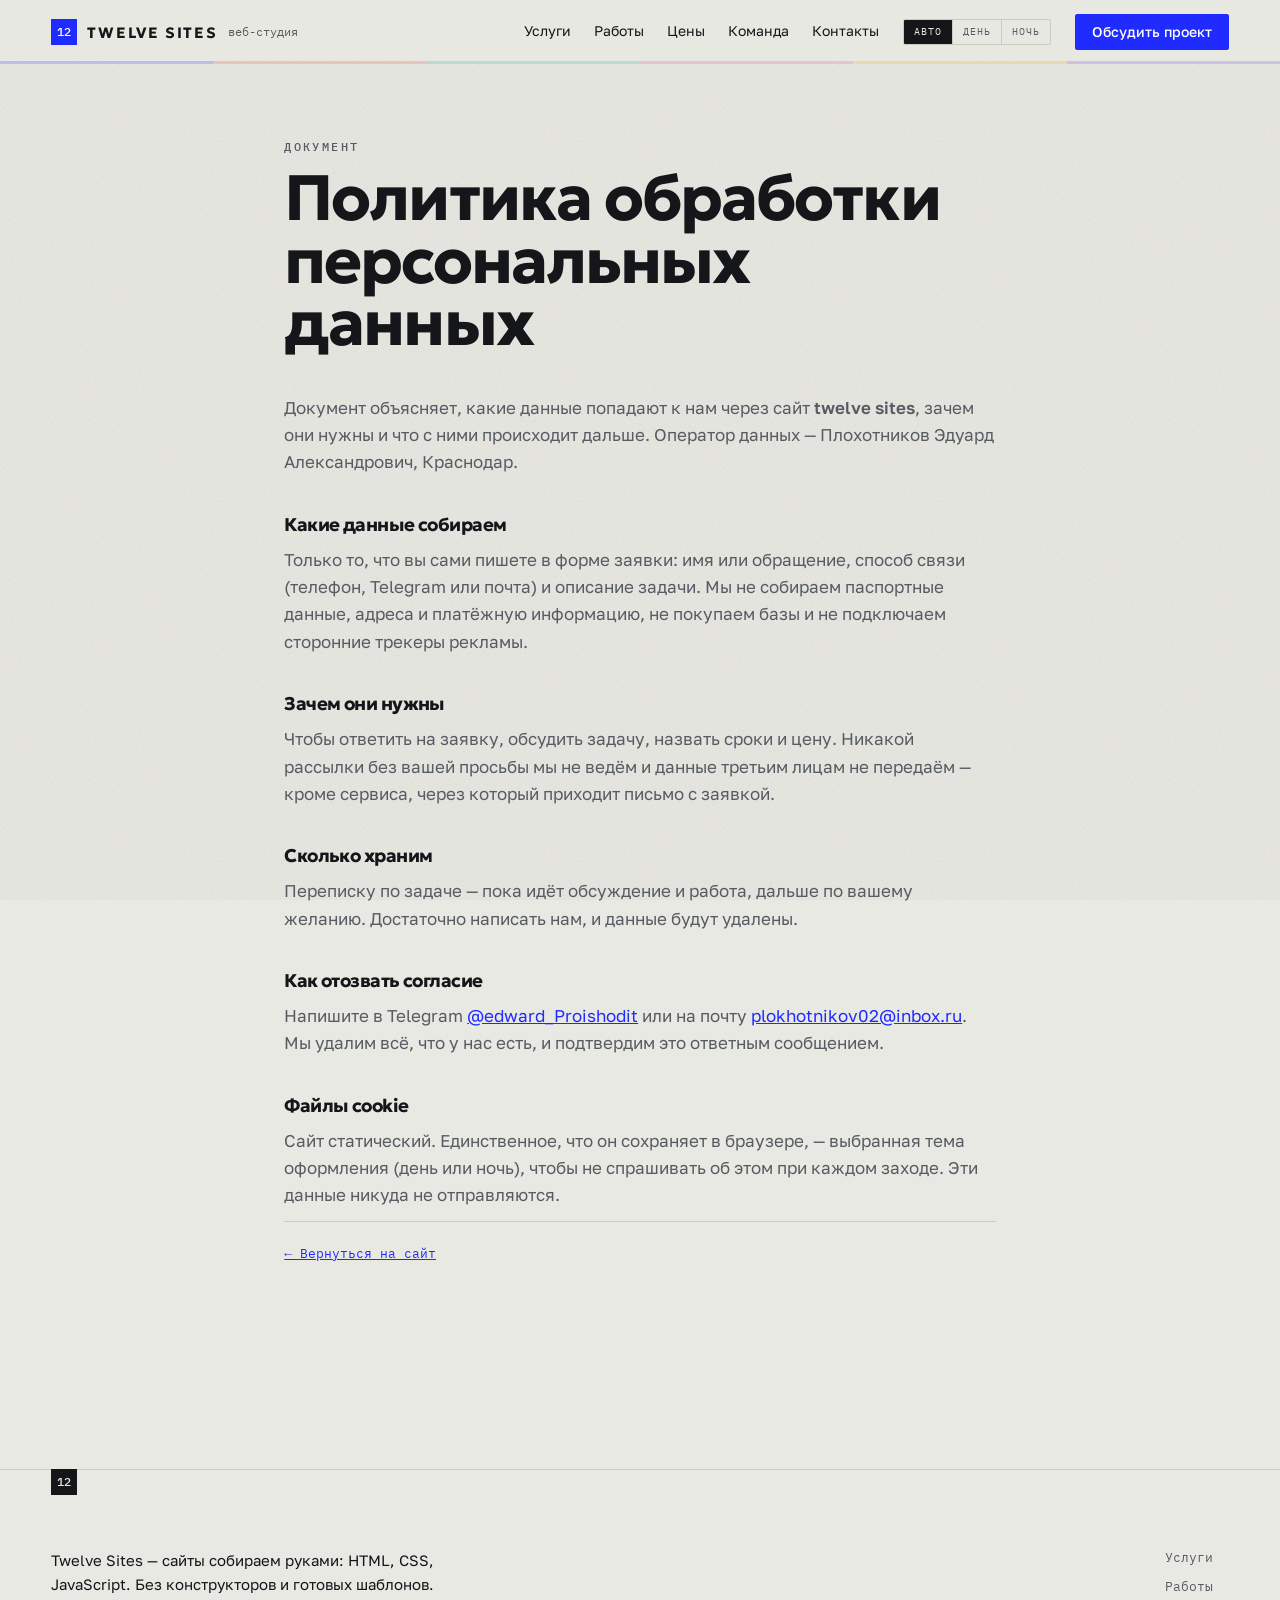
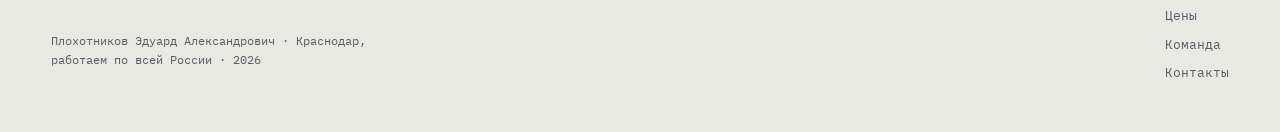
<file: privacy.html>
<!DOCTYPE html>
<html lang="ru">
<head>
<meta charset="utf-8">
<meta name="viewport" content="width=device-width, initial-scale=1">
<title>Политика обработки персональных данных — Twelve Sites</title>
<meta name="description" content="Какие данные собирает форма заявки на сайте Twelve Sites, зачем они нужны и как их удалить.">
<meta name="robots" content="noindex">
<meta name="theme-color" content="#e9e9e3">
<link rel="icon" href="favicon.svg" type="image/svg+xml">
<link rel="stylesheet" href="assets/fonts/fonts.css">
<link rel="stylesheet" href="styles.css">
<script>
  (function () {
    var mode = 'auto';
    try { mode = localStorage.getItem('theme') || 'auto'; } catch (e) {}
    var dark = mode === 'dark' ||
      (mode === 'auto' && window.matchMedia('(prefers-color-scheme: dark)').matches);
    document.documentElement.dataset.theme = dark ? 'dark' : 'light';
    document.documentElement.dataset.mode = mode;
  })();
</script>
</head>
<body>

<header class="bar">
  <a class="bar__me" href="index.html">
    <span class="mark" aria-hidden="true">12</span>
    <span class="bar__name">TWELVE SITES</span>
    <span class="bar__role">веб-студия</span>
  </a>
  <nav class="bar__nav" aria-label="Разделы">
    <a href="services.html">Услуги</a>
    <a href="works.html">Работы</a>
    <a href="prices.html">Цены</a>
    <a href="team.html">Команда</a>
    <a href="contacts.html">Контакты</a>
  </nav>
  <div class="theme" role="group" aria-label="Оформление">
    <button class="theme__btn" type="button" data-set="auto">Авто</button>
    <button class="theme__btn" type="button" data-set="light">День</button>
    <button class="theme__btn" type="button" data-set="dark">Ночь</button>
  </div>
  <a class="btn btn--solid bar__cta" href="contacts.html">Обсудить проект</a>
  <span class="bar__ink" aria-hidden="true"></span>
</header>

<main class="legal">
  <p class="eyebrow">Документ</p>
  <h1 class="h2">Политика обработки персональных данных</h1>

  <p>Документ объясняет, какие данные попадают к нам через сайт
    <b>twelve sites</b>, зачем они нужны и что с ними происходит дальше.
    Оператор данных — Плохотников Эдуард Александрович, Краснодар.</p>

  <h2>Какие данные собираем</h2>
  <p>Только то, что вы сами пишете в форме заявки: имя или обращение,
    способ связи (телефон, Telegram или почта) и описание задачи.
    Мы не собираем паспортные данные, адреса и платёжную информацию,
    не покупаем базы и не подключаем сторонние трекеры рекламы.</p>

  <h2>Зачем они нужны</h2>
  <p>Чтобы ответить на заявку, обсудить задачу, назвать сроки и цену.
    Никакой рассылки без вашей просьбы мы не ведём и данные третьим лицам
    не передаём — кроме сервиса, через который приходит письмо с заявкой.</p>

  <h2>Сколько храним</h2>
  <p>Переписку по задаче — пока идёт обсуждение и работа, дальше по вашему
    желанию. Достаточно написать нам, и данные будут удалены.</p>

  <h2>Как отозвать согласие</h2>
  <p>Напишите в Telegram <a href="https://t.me/edward_Proishodit">@edward_Proishodit</a>
    или на почту <a href="mailto:plokhotnikov02@inbox.ru">plokhotnikov02@inbox.ru</a>.
    Мы удалим всё, что у нас есть, и подтвердим это ответным сообщением.</p>

  <h2>Файлы cookie</h2>
  <p>Сайт статический. Единственное, что он сохраняет в браузере, —
    выбранная тема оформления (день или ночь), чтобы не спрашивать об этом
    при каждом заходе. Эти данные никуда не отправляются.</p>

  <p class="legal__back"><a href="index.html">← Вернуться на сайт</a></p>
</main>

<footer class="foot">
  <p>Twelve Sites — сайты собираем руками: HTML, CSS, JavaScript. Без конструкторов и готовых шаблонов.</p>
  <p>Плохотников Эдуард Александрович · Краснодар, работаем по всей России · 2026</p>
</footer>

<script src="script.js"></script>
</body>
</html>
</file>
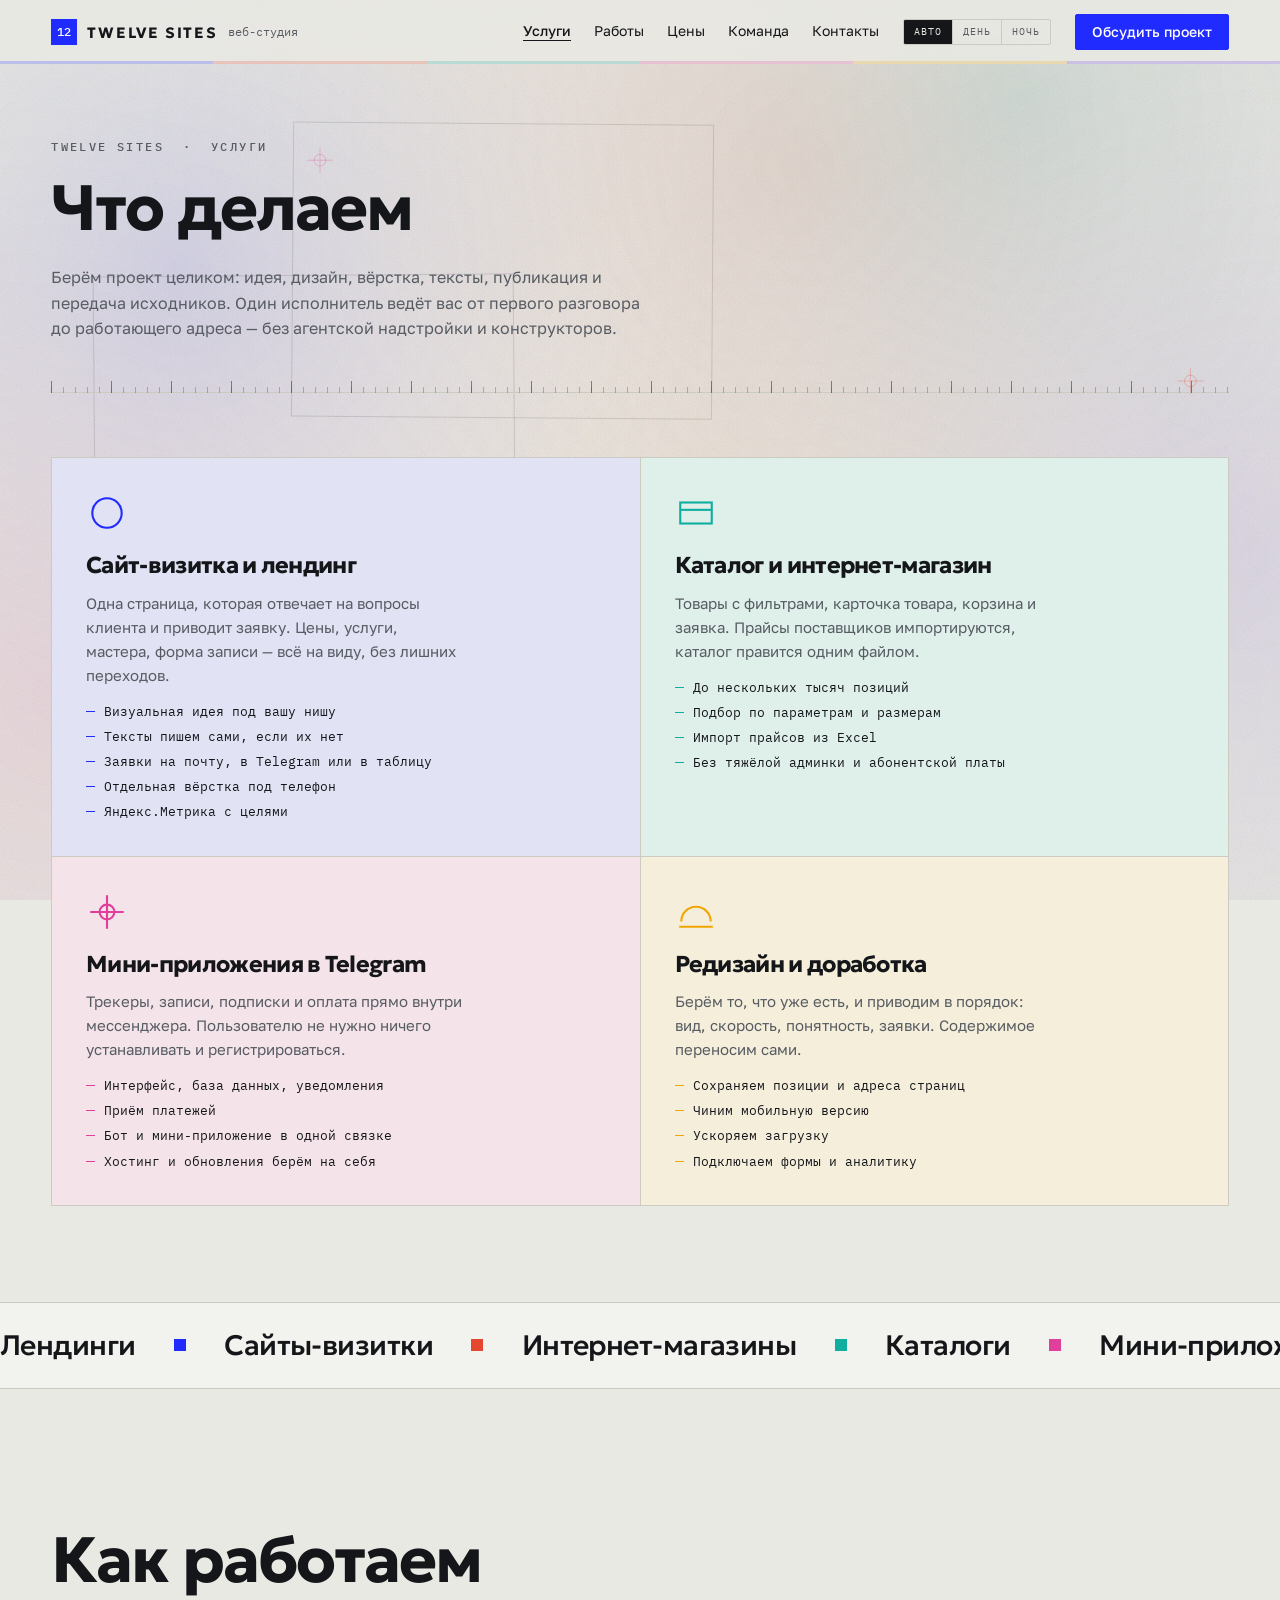
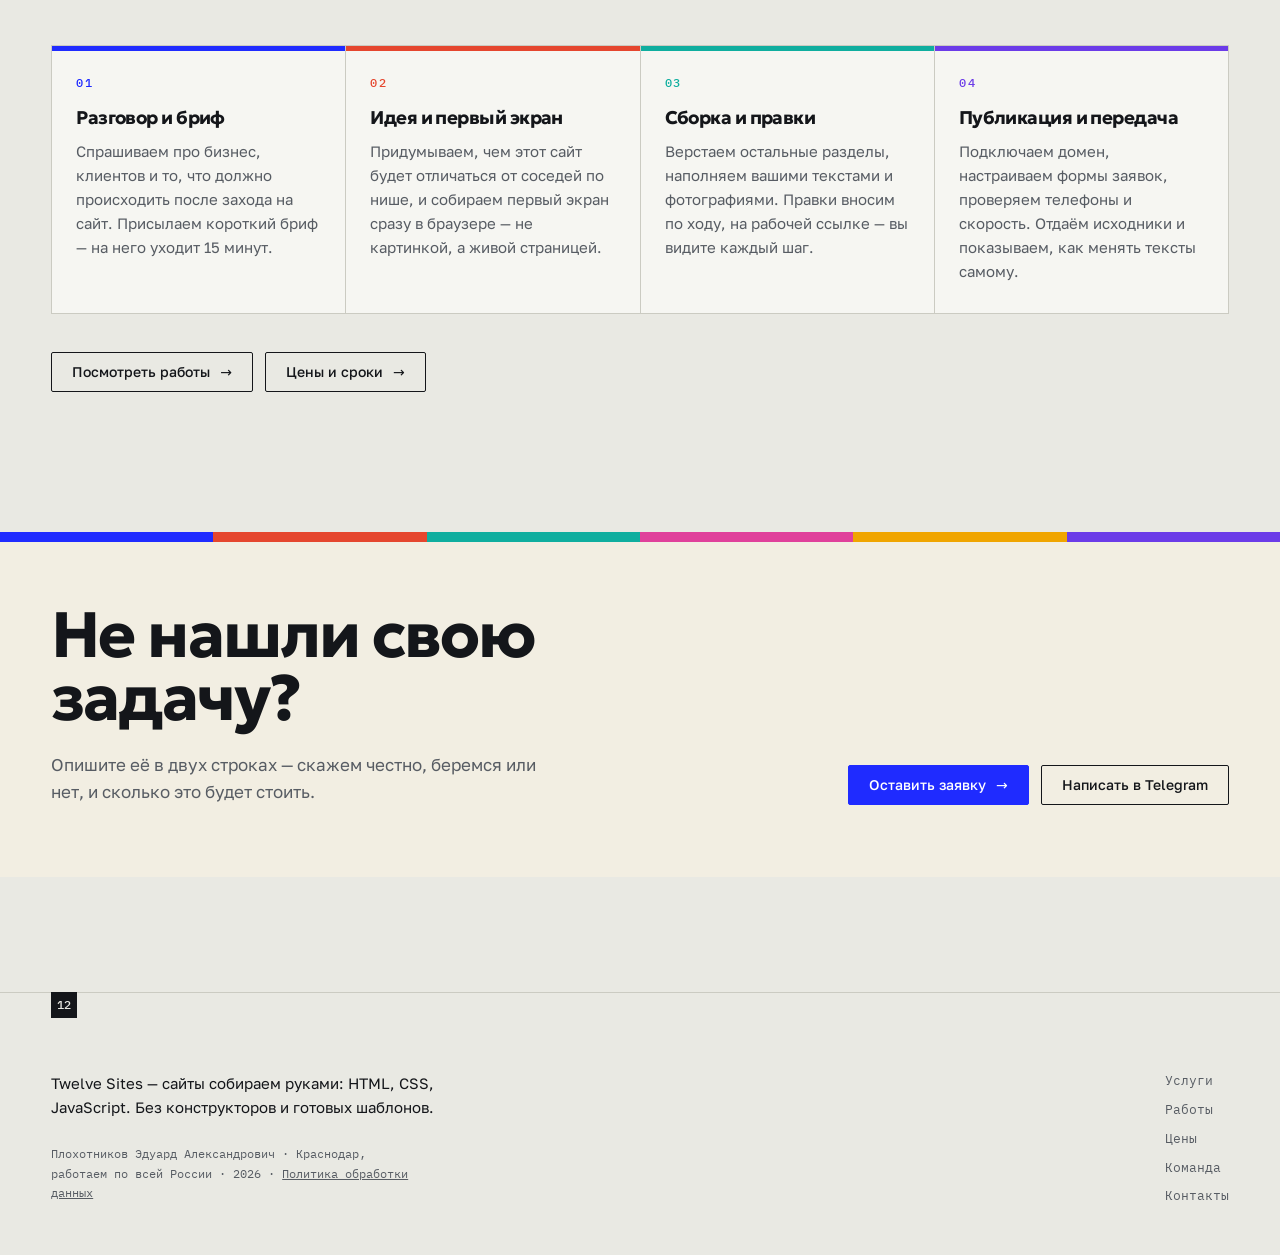
<file: services.html>
<!DOCTYPE html>
<html lang="ru">
<head>
<meta charset="utf-8">
<meta name="viewport" content="width=device-width, initial-scale=1">
<title>Услуги — Twelve Sites</title>
<meta name="description" content="Что делает студия Twelve Sites: сайты-визитки и лендинги, каталоги и интернет-магазины, мини-приложения в Telegram, редизайн существующих сайтов.">
<meta name="theme-color" content="#e9e9e3">
<link rel="icon" href="favicon.svg" type="image/svg+xml">
<link rel="stylesheet" href="assets/fonts/fonts.css">
<link rel="stylesheet" href="styles.css">
<script>
  (function () {
    var mode = 'auto';
    try { mode = localStorage.getItem('theme') || 'auto'; } catch (e) {}
    var dark = mode === 'dark' ||
      (mode === 'auto' && window.matchMedia('(prefers-color-scheme: dark)').matches);
    document.documentElement.dataset.theme = dark ? 'dark' : 'light';
    document.documentElement.dataset.mode = mode;
  })();
</script>
</head>
<body>

<canvas class="bg" id="bg" aria-hidden="true"></canvas>
<a class="skip" href="#main">Перейти к содержанию</a>

<header class="bar">
  <a class="bar__me" href="index.html">
    <span class="mark" aria-hidden="true">12</span>
    <span class="bar__name">TWELVE SITES</span>
    <span class="bar__role">веб-студия</span>
  </a>
  <nav class="bar__nav" aria-label="Разделы">
    <a href="services.html" aria-current="page">Услуги</a>
    <a href="works.html">Работы</a>
    <a href="prices.html">Цены</a>
    <a href="team.html">Команда</a>
    <a href="contacts.html">Контакты</a>
  </nav>
  <div class="theme" role="group" aria-label="Оформление">
    <button class="theme__btn" type="button" data-set="auto">Авто</button>
    <button class="theme__btn" type="button" data-set="light">День</button>
    <button class="theme__btn" type="button" data-set="dark">Ночь</button>
  </div>
  <a class="btn btn--solid bar__cta" href="contacts.html">Обсудить проект</a>
  <span class="bar__ink" aria-hidden="true"></span>
</header>

<main id="main">

  <section class="page-head">
    <p class="eyebrow">Twelve Sites &nbsp;·&nbsp; услуги</p>
    <h1>Что делаем</h1>
    <p class="page-head__lead">
      Берём проект целиком: идея, дизайн, вёрстка, тексты, публикация
      и передача исходников. Один исполнитель ведёт вас от первого разговора
      до работающего адреса — без агентской надстройки и конструкторов.
    </p>
  </section>

  <section class="services">
    <div class="services__grid">
      <article>
        <h3>Сайт-визитка и лендинг</h3>
        <p>Одна страница, которая отвечает на вопросы клиента и приводит заявку.
          Цены, услуги, мастера, форма записи — всё на виду, без лишних переходов.</p>
        <ul>
          <li>Визуальная идея под вашу нишу</li>
          <li>Тексты пишем сами, если их нет</li>
          <li>Заявки на почту, в Telegram или в таблицу</li>
          <li>Отдельная вёрстка под телефон</li>
          <li>Яндекс.Метрика с целями</li>
        </ul>
      </article>
      <article>
        <h3>Каталог и интернет-магазин</h3>
        <p>Товары с фильтрами, карточка товара, корзина и заявка. Прайсы
          поставщиков импортируются, каталог правится одним файлом.</p>
        <ul>
          <li>До нескольких тысяч позиций</li>
          <li>Подбор по параметрам и размерам</li>
          <li>Импорт прайсов из Excel</li>
          <li>Без тяжёлой админки и абонентской платы</li>
        </ul>
      </article>
      <article>
        <h3>Мини-приложения в Telegram</h3>
        <p>Трекеры, записи, подписки и оплата прямо внутри мессенджера.
          Пользователю не нужно ничего устанавливать и регистрироваться.</p>
        <ul>
          <li>Интерфейс, база данных, уведомления</li>
          <li>Приём платежей</li>
          <li>Бот и мини-приложение в одной связке</li>
          <li>Хостинг и обновления берём на себя</li>
        </ul>
      </article>
      <article>
        <h3>Редизайн и доработка</h3>
        <p>Берём то, что уже есть, и приводим в порядок: вид, скорость,
          понятность, заявки. Содержимое переносим сами.</p>
        <ul>
          <li>Сохраняем позиции и адреса страниц</li>
          <li>Чиним мобильную версию</li>
          <li>Ускоряем загрузку</li>
          <li>Подключаем формы и аналитику</li>
        </ul>
      </article>
    </div>
  </section>

  <div class="ticker" aria-label="Направления работы">
    <div class="ticker__track"></div>
  </div>

  <section class="process">
    <h2 class="h2">Как работаем</h2>
    <ol class="steps">
      <li>
        <h3>Разговор и бриф</h3>
        <p>Спрашиваем про бизнес, клиентов и то, что должно происходить после
          захода на сайт. Присылаем короткий бриф — на него уходит 15 минут.</p>
      </li>
      <li>
        <h3>Идея и первый экран</h3>
        <p>Придумываем, чем этот сайт будет отличаться от соседей по нише,
          и собираем первый экран сразу в браузере — не картинкой, а живой страницей.</p>
      </li>
      <li>
        <h3>Сборка и правки</h3>
        <p>Верстаем остальные разделы, наполняем вашими текстами и фотографиями.
          Правки вносим по ходу, на рабочей ссылке — вы видите каждый шаг.</p>
      </li>
      <li>
        <h3>Публикация и передача</h3>
        <p>Подключаем домен, настраиваем формы заявок, проверяем телефоны
          и скорость. Отдаём исходники и показываем, как менять тексты самому.</p>
      </li>
    </ol>
    <div class="section-actions">
      <a class="btn" href="works.html">Посмотреть работы <span aria-hidden="true">→</span></a>
      <a class="btn" href="prices.html">Цены и сроки <span aria-hidden="true">→</span></a>
    </div>
  </section>

  <section class="cta">
    <div>
      <h2 class="h2">Не нашли свою задачу?</h2>
      <p>Опишите её в двух строках — скажем честно, беремся или нет,
        и сколько это будет стоить.</p>
    </div>
    <div class="cta__actions">
      <a class="btn btn--solid" href="contacts.html">Оставить заявку <span aria-hidden="true">→</span></a>
      <a class="btn" href="https://t.me/edward_Proishodit">Написать в Telegram</a>
    </div>
  </section>

</main>

<footer class="foot">
  <p>Twelve Sites — сайты собираем руками: HTML, CSS, JavaScript. Без конструкторов и готовых шаблонов.</p>
  <p>Плохотников Эдуард Александрович · Краснодар, работаем по всей России · 2026 · <a href="privacy.html">Политика обработки данных</a></p>
</footer>

<script src="script.js"></script>
</body>
</html>
</file>
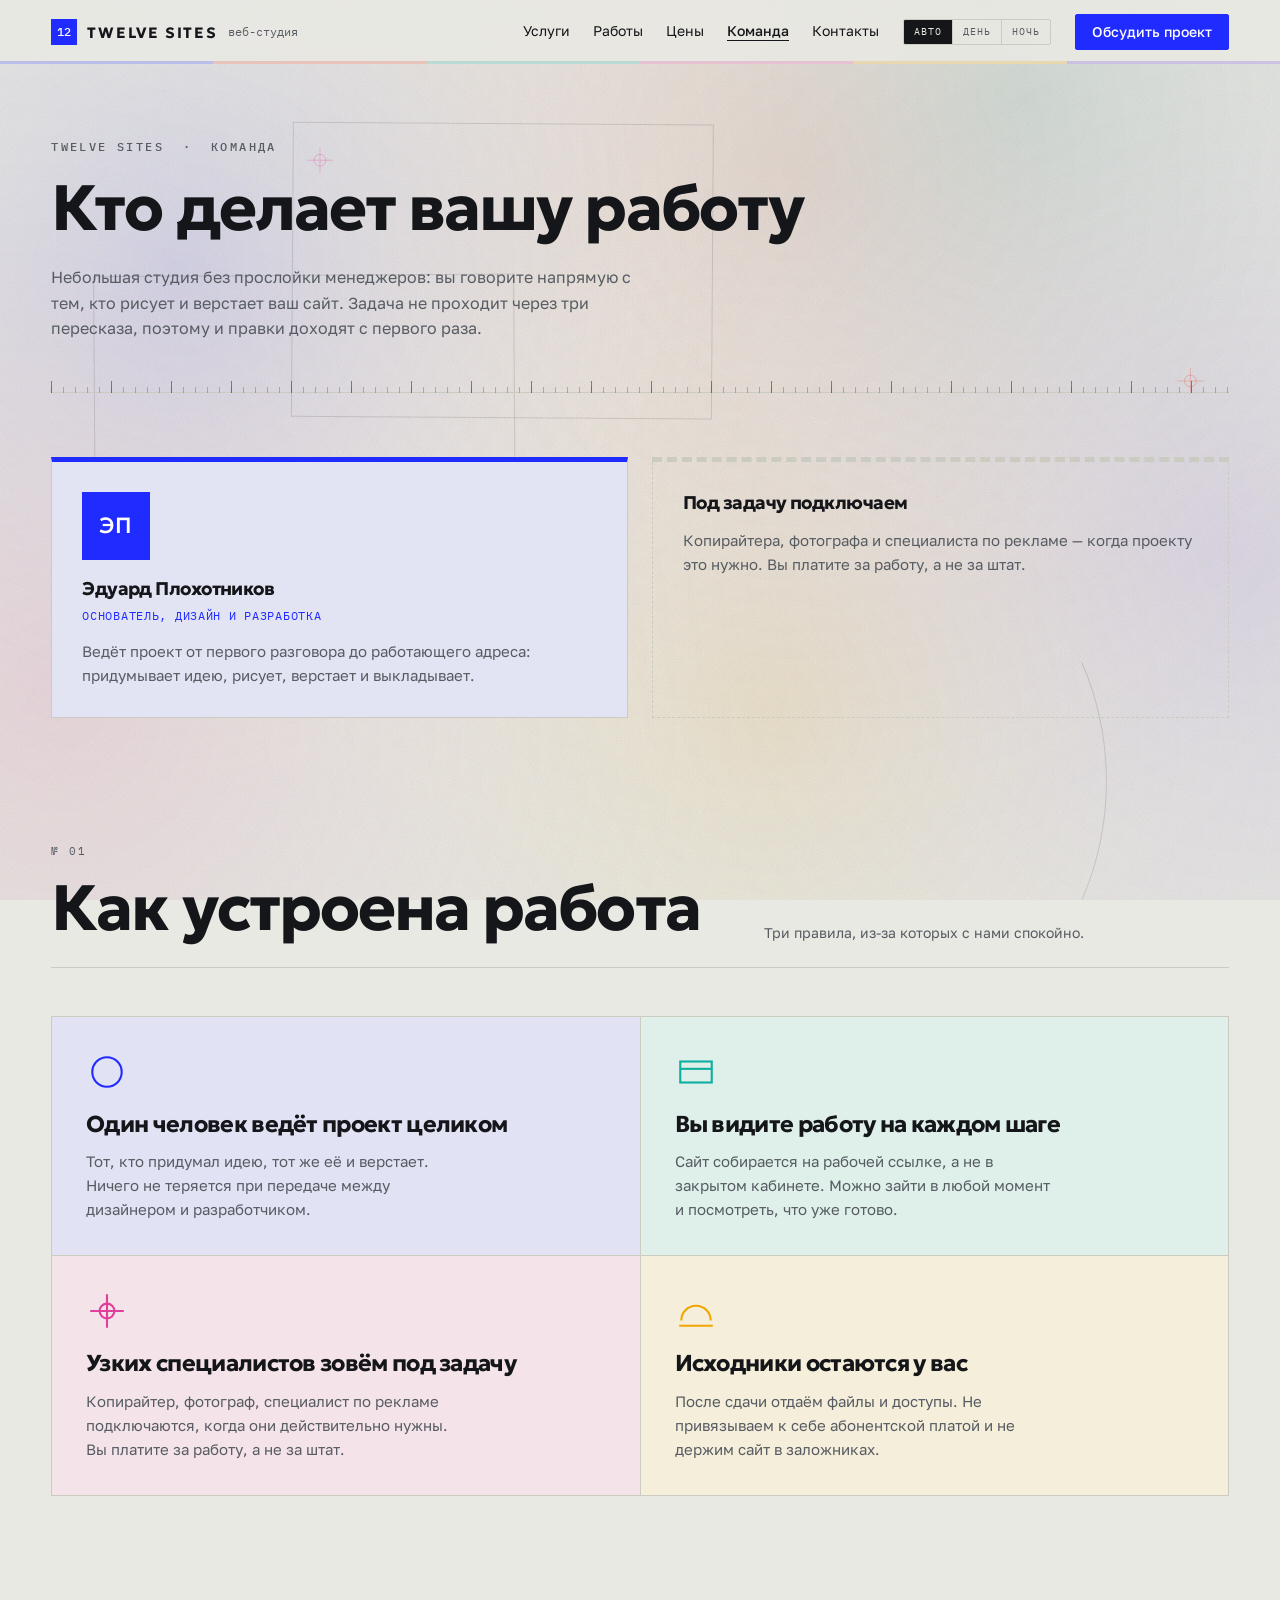
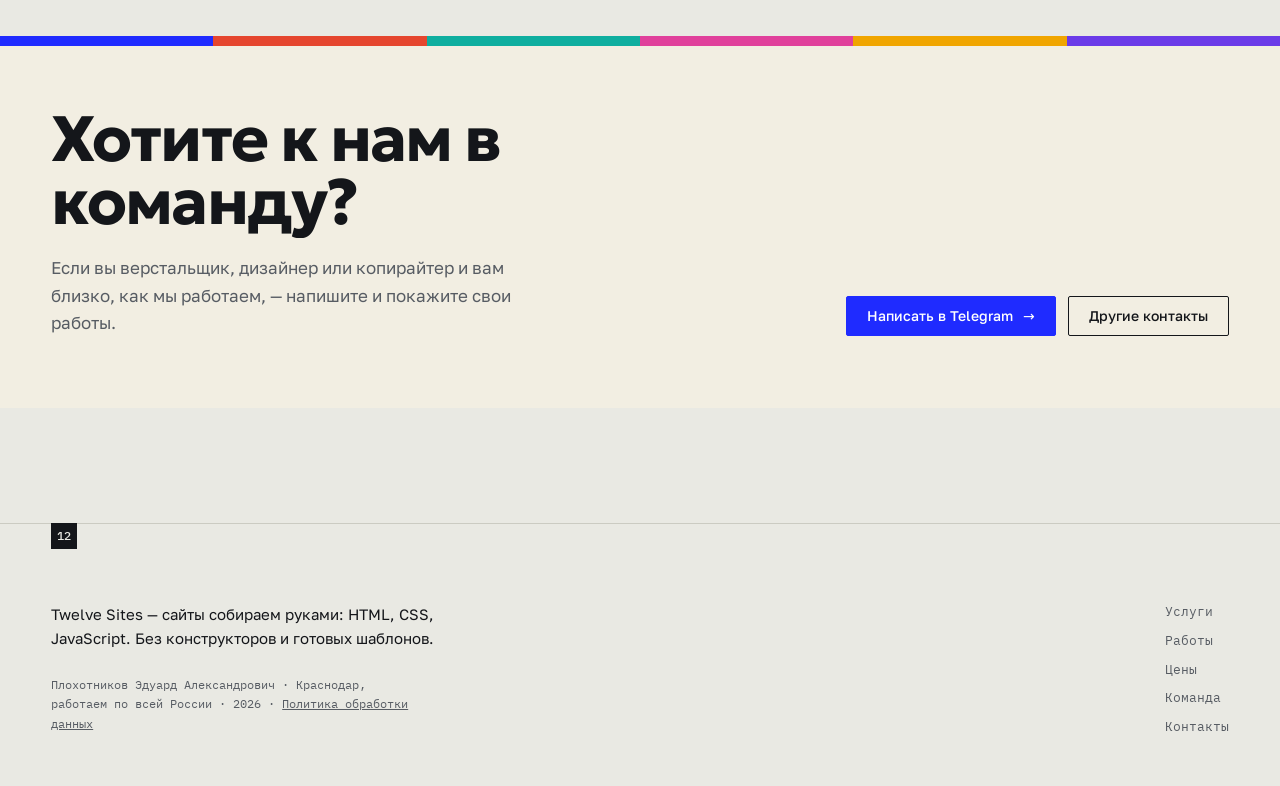
<file: team.html>
<!DOCTYPE html>
<html lang="ru">
<head>
<meta charset="utf-8">
<meta name="viewport" content="width=device-width, initial-scale=1">
<title>Команда — Twelve Sites</title>
<meta name="description" content="Кто работает в студии Twelve Sites: небольшая команда без прослойки менеджеров — вы говорите напрямую с тем, кто делает вашу работу.">
<meta name="theme-color" content="#e9e9e3">
<link rel="icon" href="favicon.svg" type="image/svg+xml">
<link rel="stylesheet" href="assets/fonts/fonts.css">
<link rel="stylesheet" href="styles.css">
<script>
  (function () {
    var mode = 'auto';
    try { mode = localStorage.getItem('theme') || 'auto'; } catch (e) {}
    var dark = mode === 'dark' ||
      (mode === 'auto' && window.matchMedia('(prefers-color-scheme: dark)').matches);
    document.documentElement.dataset.theme = dark ? 'dark' : 'light';
    document.documentElement.dataset.mode = mode;
  })();
</script>
</head>
<body>

<canvas class="bg" id="bg" aria-hidden="true"></canvas>
<a class="skip" href="#main">Перейти к содержанию</a>

<header class="bar">
  <a class="bar__me" href="index.html">
    <span class="mark" aria-hidden="true">12</span>
    <span class="bar__name">TWELVE SITES</span>
    <span class="bar__role">веб-студия</span>
  </a>
  <nav class="bar__nav" aria-label="Разделы">
    <a href="services.html">Услуги</a>
    <a href="works.html">Работы</a>
    <a href="prices.html">Цены</a>
    <a href="team.html" aria-current="page">Команда</a>
    <a href="contacts.html">Контакты</a>
  </nav>
  <div class="theme" role="group" aria-label="Оформление">
    <button class="theme__btn" type="button" data-set="auto">Авто</button>
    <button class="theme__btn" type="button" data-set="light">День</button>
    <button class="theme__btn" type="button" data-set="dark">Ночь</button>
  </div>
  <a class="btn btn--solid bar__cta" href="contacts.html">Обсудить проект</a>
  <span class="bar__ink" aria-hidden="true"></span>
</header>

<main id="main">

  <section class="page-head">
    <p class="eyebrow">Twelve Sites &nbsp;·&nbsp; команда</p>
    <h1>Кто делает вашу работу</h1>
    <p class="page-head__lead">
      Небольшая студия без прослойки менеджеров: вы говорите напрямую
      с тем, кто рисует и верстает ваш сайт. Задача не проходит через три
      пересказа, поэтому и правки доходят с первого раза.
    </p>
  </section>

  <section class="team">
    <div class="team__grid" id="team-grid"></div>
  </section>

  <section class="services">
    <div class="section-head">
      <h2 class="h2">Как устроена работа</h2>
      <p class="section-note">
        Три правила, из-за которых с нами спокойно.
      </p>
    </div>
    <div class="services__grid">
      <article>
        <h3>Один человек ведёт проект целиком</h3>
        <p>Тот, кто придумал идею, тот же её и верстает. Ничего не теряется
          при передаче между дизайнером и разработчиком.</p>
      </article>
      <article>
        <h3>Вы видите работу на каждом шаге</h3>
        <p>Сайт собирается на рабочей ссылке, а не в закрытом кабинете.
          Можно зайти в любой момент и посмотреть, что уже готово.</p>
      </article>
      <article>
        <h3>Узких специалистов зовём под задачу</h3>
        <p>Копирайтер, фотограф, специалист по рекламе подключаются,
          когда они действительно нужны. Вы платите за работу, а не за штат.</p>
      </article>
      <article>
        <h3>Исходники остаются у вас</h3>
        <p>После сдачи отдаём файлы и доступы. Не привязываем к себе
          абонентской платой и не держим сайт в заложниках.</p>
      </article>
    </div>
  </section>

  <section class="cta">
    <div>
      <h2 class="h2">Хотите к нам в команду?</h2>
      <p>Если вы верстальщик, дизайнер или копирайтер и вам близко,
        как мы работаем, — напишите и покажите свои работы.</p>
    </div>
    <div class="cta__actions">
      <a class="btn btn--solid" href="https://t.me/edward_Proishodit">Написать в Telegram <span aria-hidden="true">→</span></a>
      <a class="btn" href="contacts.html">Другие контакты</a>
    </div>
  </section>

</main>

<footer class="foot">
  <p>Twelve Sites — сайты собираем руками: HTML, CSS, JavaScript. Без конструкторов и готовых шаблонов.</p>
  <p>Плохотников Эдуард Александрович · Краснодар, работаем по всей России · 2026 · <a href="privacy.html">Политика обработки данных</a></p>
</footer>

<script src="script.js"></script>
</body>
</html>
</file>
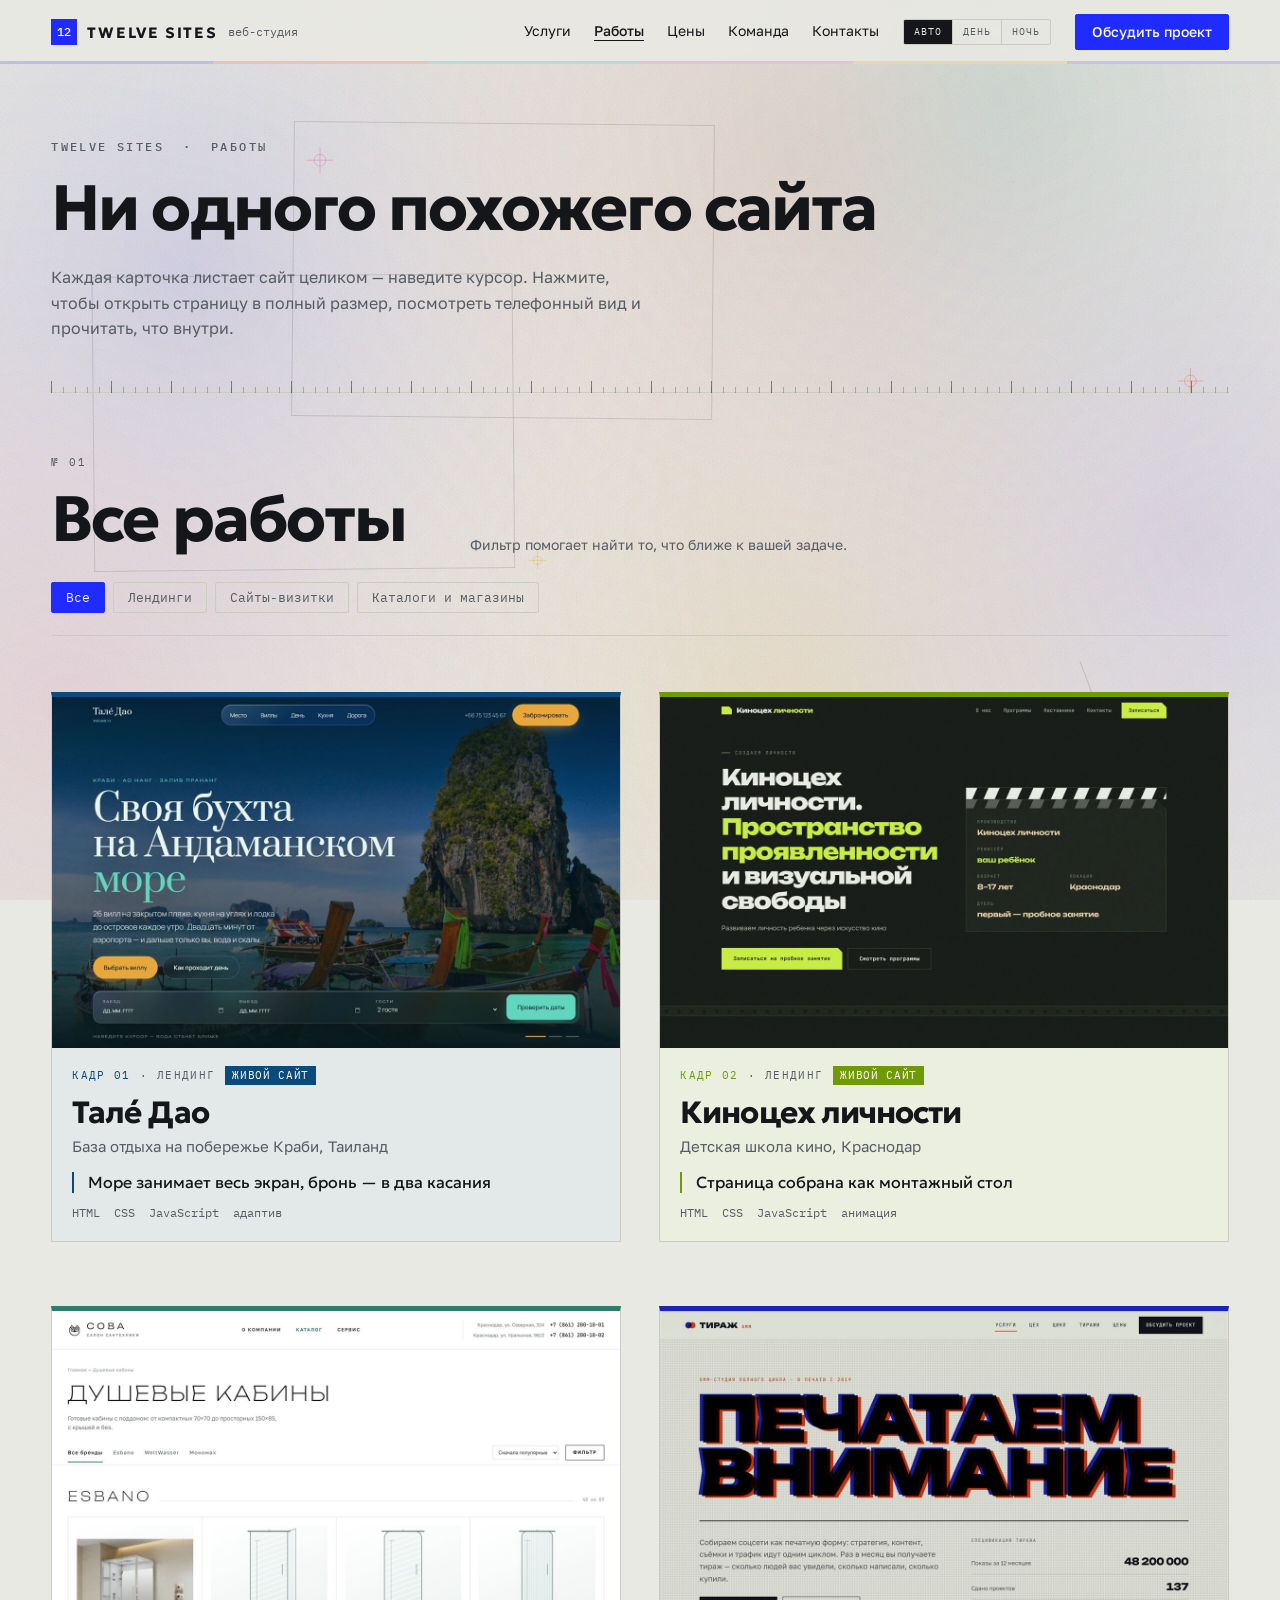
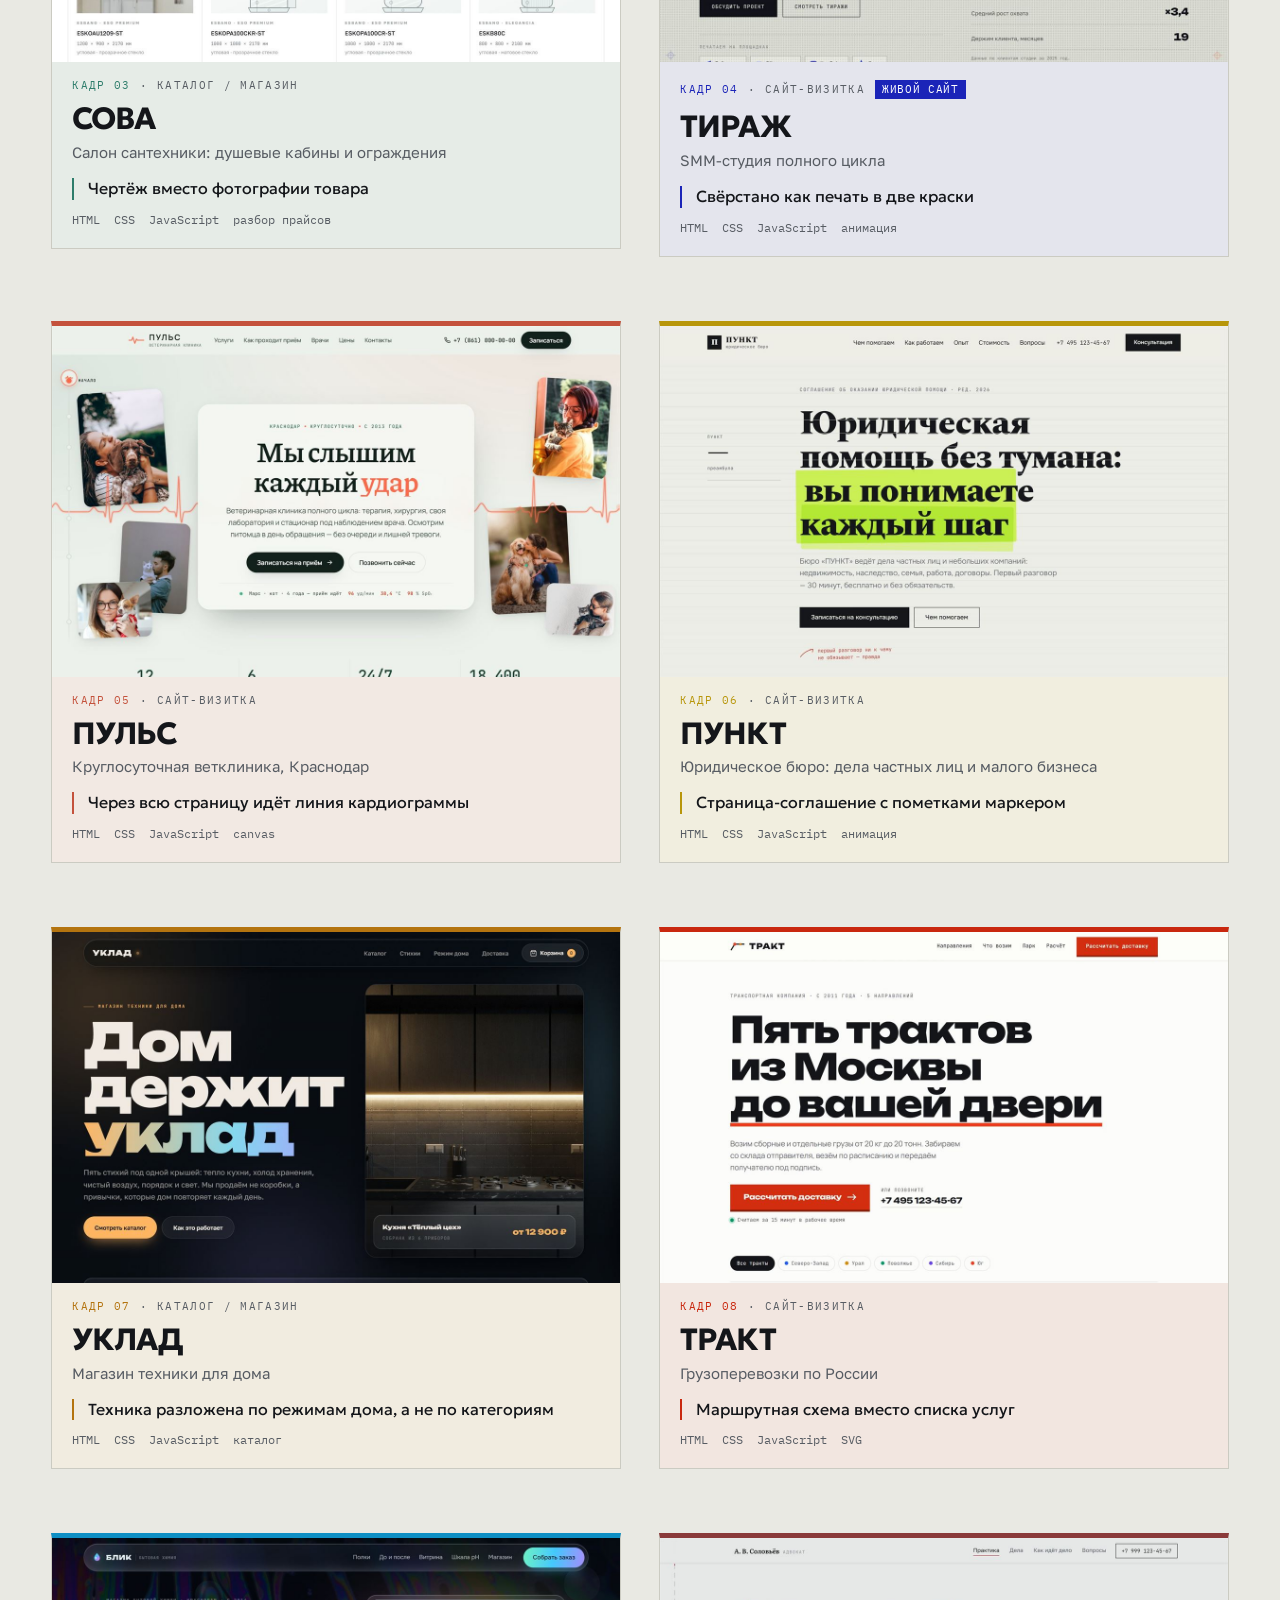
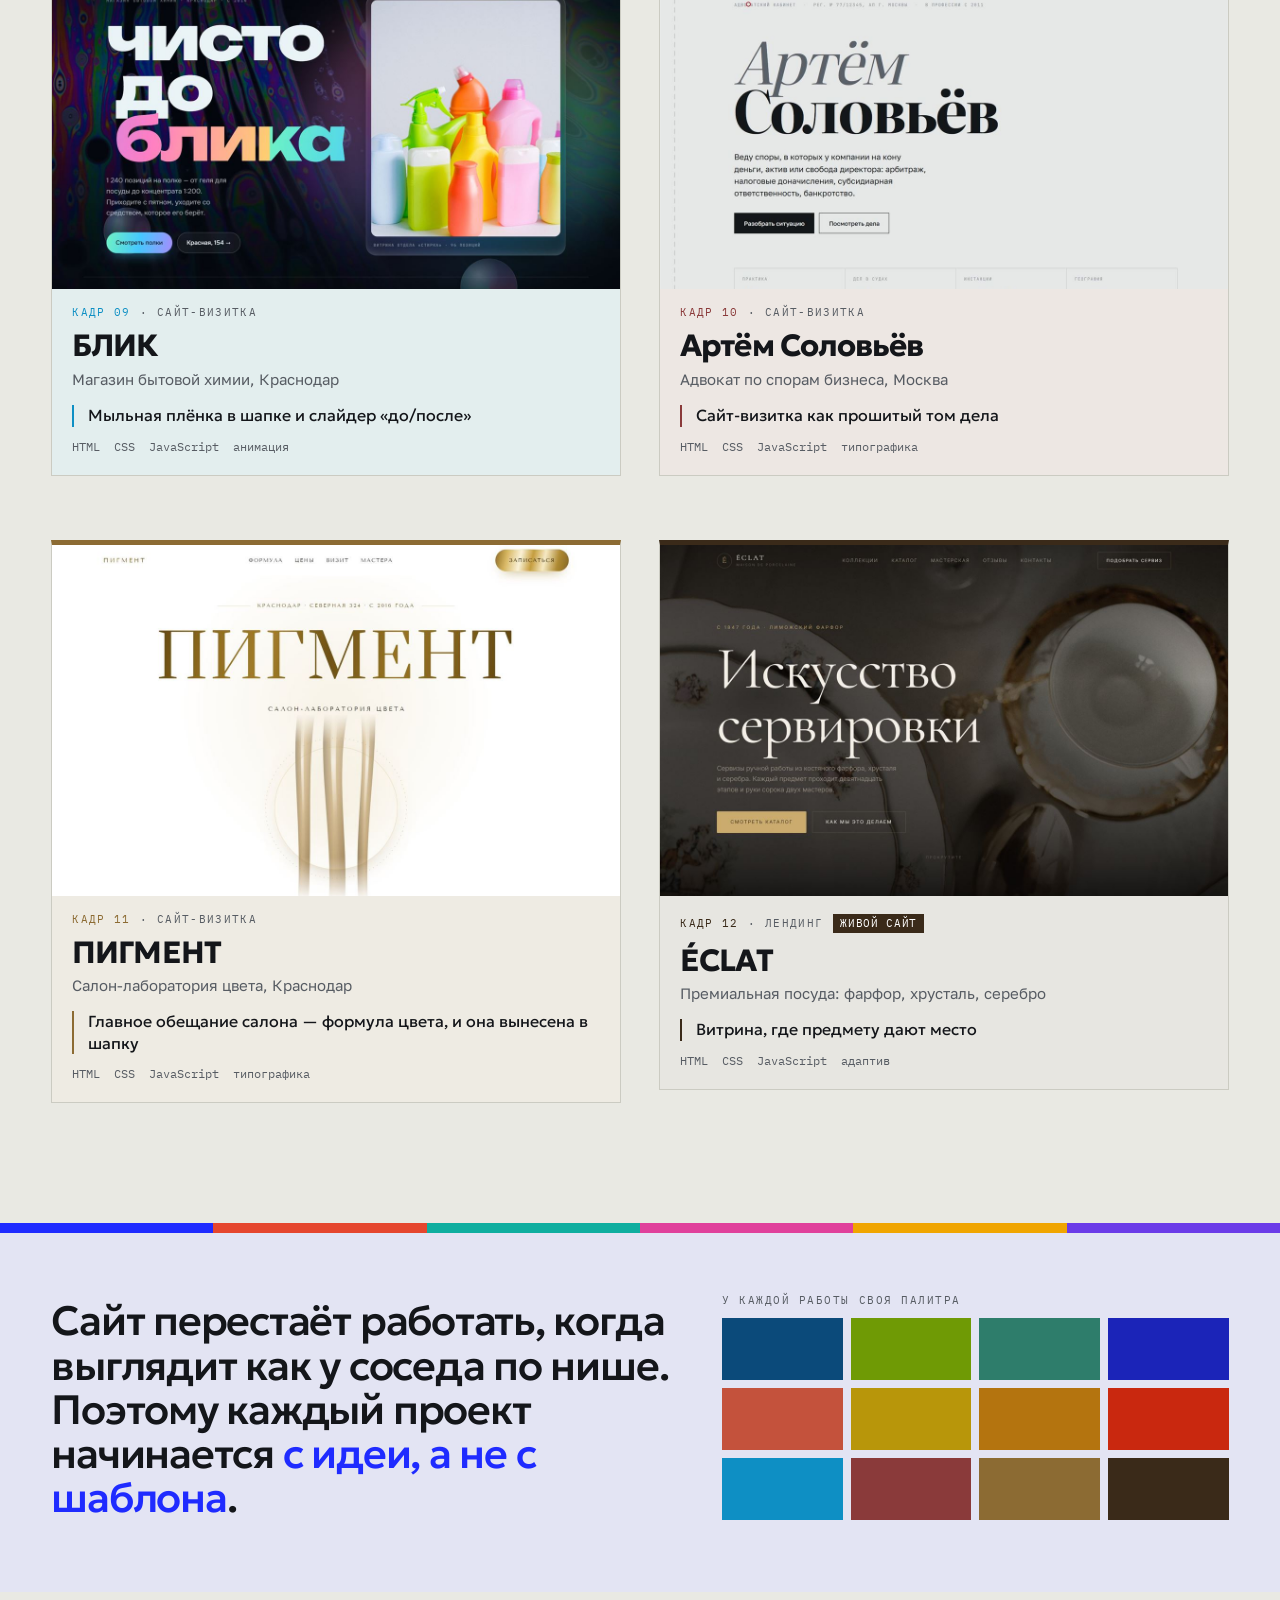
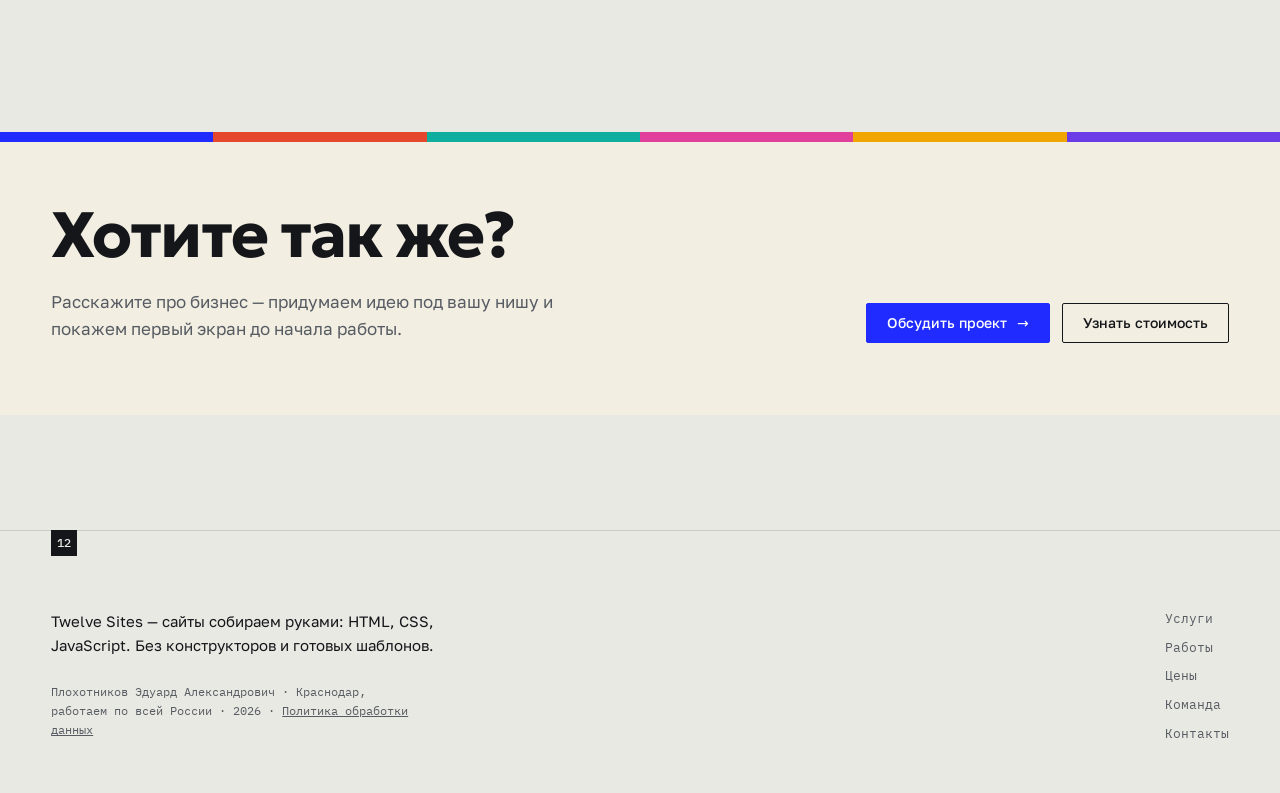
<file: works.html>
<!DOCTYPE html>
<html lang="ru">
<head>
<meta charset="utf-8">
<meta name="viewport" content="width=device-width, initial-scale=1">
<title>Работы — Twelve Sites</title>
<meta name="description" content="Работы студии Twelve Sites: лендинги, сайты-визитки и каталоги. У каждой работы своя визуальная идея — карточка листает сайт целиком.">
<meta property="og:title" content="Работы студии Twelve Sites">
<meta property="og:image" content="assets/shots/talay-dao-hero.jpg">
<meta name="theme-color" content="#e9e9e3">
<link rel="icon" href="favicon.svg" type="image/svg+xml">
<link rel="stylesheet" href="assets/fonts/fonts.css">
<link rel="stylesheet" href="styles.css">
<script>
  (function () {
    var mode = 'auto';
    try { mode = localStorage.getItem('theme') || 'auto'; } catch (e) {}
    var dark = mode === 'dark' ||
      (mode === 'auto' && window.matchMedia('(prefers-color-scheme: dark)').matches);
    document.documentElement.dataset.theme = dark ? 'dark' : 'light';
    document.documentElement.dataset.mode = mode;
  })();
</script>
</head>
<body>

<canvas class="bg" id="bg" aria-hidden="true"></canvas>
<a class="skip" href="#main">Перейти к содержанию</a>

<header class="bar">
  <a class="bar__me" href="index.html">
    <span class="mark" aria-hidden="true">12</span>
    <span class="bar__name">TWELVE SITES</span>
    <span class="bar__role">веб-студия</span>
  </a>
  <nav class="bar__nav" aria-label="Разделы">
    <a href="services.html">Услуги</a>
    <a href="works.html" aria-current="page">Работы</a>
    <a href="prices.html">Цены</a>
    <a href="team.html">Команда</a>
    <a href="contacts.html">Контакты</a>
  </nav>
  <div class="theme" role="group" aria-label="Оформление">
    <button class="theme__btn" type="button" data-set="auto">Авто</button>
    <button class="theme__btn" type="button" data-set="light">День</button>
    <button class="theme__btn" type="button" data-set="dark">Ночь</button>
  </div>
  <a class="btn btn--solid bar__cta" href="contacts.html">Обсудить проект</a>
  <span class="bar__ink" aria-hidden="true"></span>
</header>

<main id="main">

  <section class="page-head">
    <p class="eyebrow">Twelve Sites &nbsp;·&nbsp; работы</p>
    <h1>Ни одного похожего сайта</h1>
    <p class="page-head__lead">
      Каждая карточка листает сайт целиком — наведите курсор. Нажмите,
      чтобы открыть страницу в полный размер, посмотреть телефонный вид
      и прочитать, что внутри.
    </p>
  </section>

  <section class="works">
    <div class="works__head">
      <h2 class="h2">Все работы</h2>
      <p class="works__note">
        Фильтр помогает найти то, что ближе к вашей задаче.
      </p>
      <div class="filters" role="group" aria-label="Фильтр работ">
        <button class="filter is-on" data-kind="all">Все</button>
        <button class="filter" data-kind="landing">Лендинги</button>
        <button class="filter" data-kind="card">Сайты-визитки</button>
        <button class="filter" data-kind="shop">Каталоги и магазины</button>
      </div>
    </div>

    <div class="grid" id="grid"></div>

    <noscript>
      <p class="noscript">
        Работы подгружаются скриптом — включите JavaScript или напишите нам,
        и мы пришлём ссылки на сайты списком.
      </p>
    </noscript>
  </section>

  <section class="claim">
    <p>Сайт перестаёт работать, когда выглядит как у соседа по нише.
      Поэтому каждый проект начинается <em>с идеи, а не с шаблона</em>.</p>
    <div class="swatches">
      <p class="swatches__note">У каждой работы своя палитра</p>
      <div class="swatches__grid" id="swatches"></div>
    </div>
  </section>

  <section class="cta">
    <div>
      <h2 class="h2">Хотите так же?</h2>
      <p>Расскажите про бизнес — придумаем идею под вашу нишу
        и покажем первый экран до начала работы.</p>
    </div>
    <div class="cta__actions">
      <a class="btn btn--solid" href="contacts.html">Обсудить проект <span aria-hidden="true">→</span></a>
      <a class="btn" href="prices.html">Узнать стоимость</a>
    </div>
  </section>

</main>

<footer class="foot">
  <p>Twelve Sites — сайты собираем руками: HTML, CSS, JavaScript. Без конструкторов и готовых шаблонов.</p>
  <p>Плохотников Эдуард Александрович · Краснодар, работаем по всей России · 2026 · <a href="privacy.html">Политика обработки данных</a></p>
</footer>

<!-- просмотр работы целиком -->
<div class="viewer" id="viewer" hidden>
  <div class="viewer__backdrop" data-close></div>
  <div class="viewer__panel" role="dialog" aria-modal="true" aria-labelledby="viewer-name">
    <div class="viewer__info">
      <p class="viewer__label"><span id="viewer-no"></span> <span id="viewer-kind"></span></p>
      <h2 class="viewer__name" id="viewer-name"></h2>
      <p class="viewer__field" id="viewer-field"></p>
      <p class="viewer__idea" id="viewer-idea"></p>
      <p class="viewer__desc" id="viewer-desc"></p>
      <ul class="viewer__bullets" id="viewer-bullets"></ul>
      <ul class="viewer__tags" id="viewer-tags"></ul>
      <a class="btn btn--solid viewer__live" id="viewer-live" href="#" target="_blank" rel="noopener">Открыть живой сайт</a>
      <figure class="viewer__phone">
        <img id="viewer-phone" alt="" width="390" height="844" loading="lazy">
        <figcaption>Тот же сайт на телефоне</figcaption>
      </figure>
    </div>
    <div class="viewer__page">
      <img id="viewer-full" alt="" loading="lazy">
    </div>
    <button class="viewer__close" data-close aria-label="Закрыть">✕<span>Esc</span></button>
  </div>
</div>

<script src="script.js"></script>
</body>
</html>
</file>
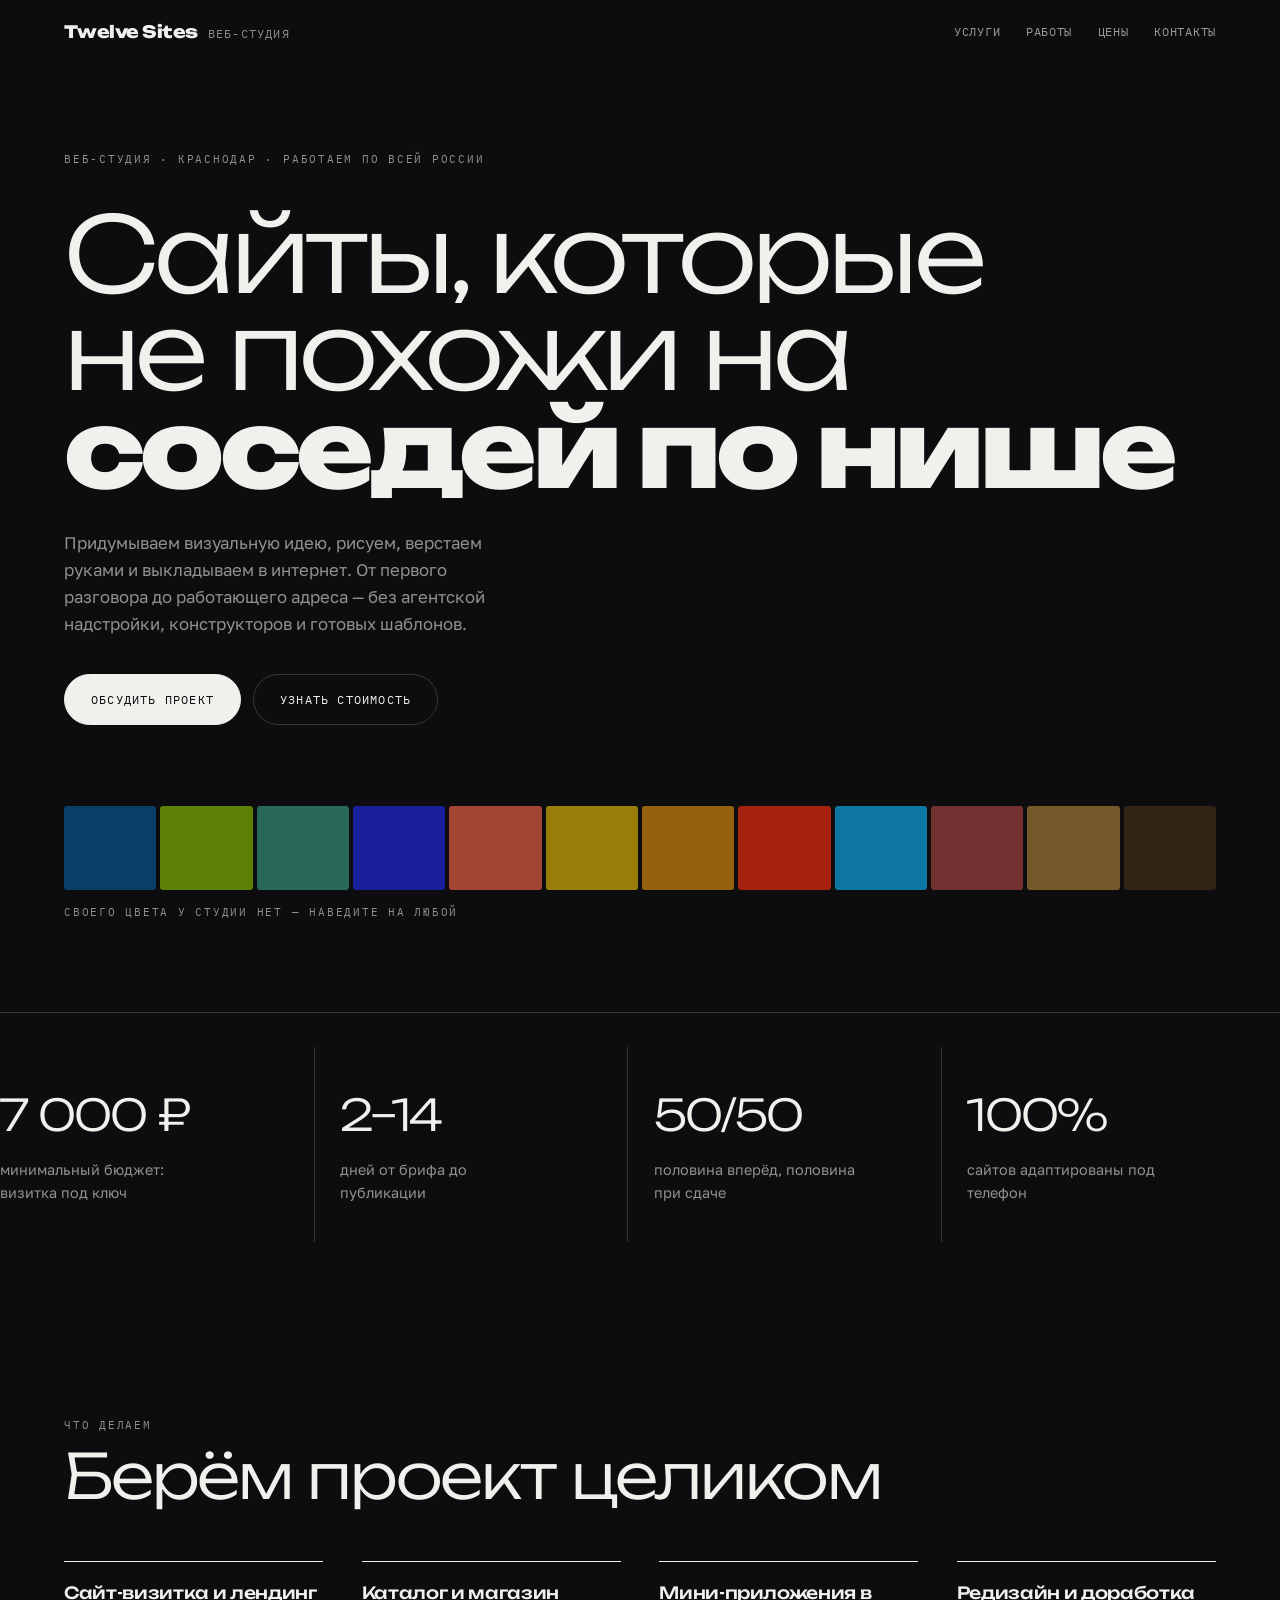
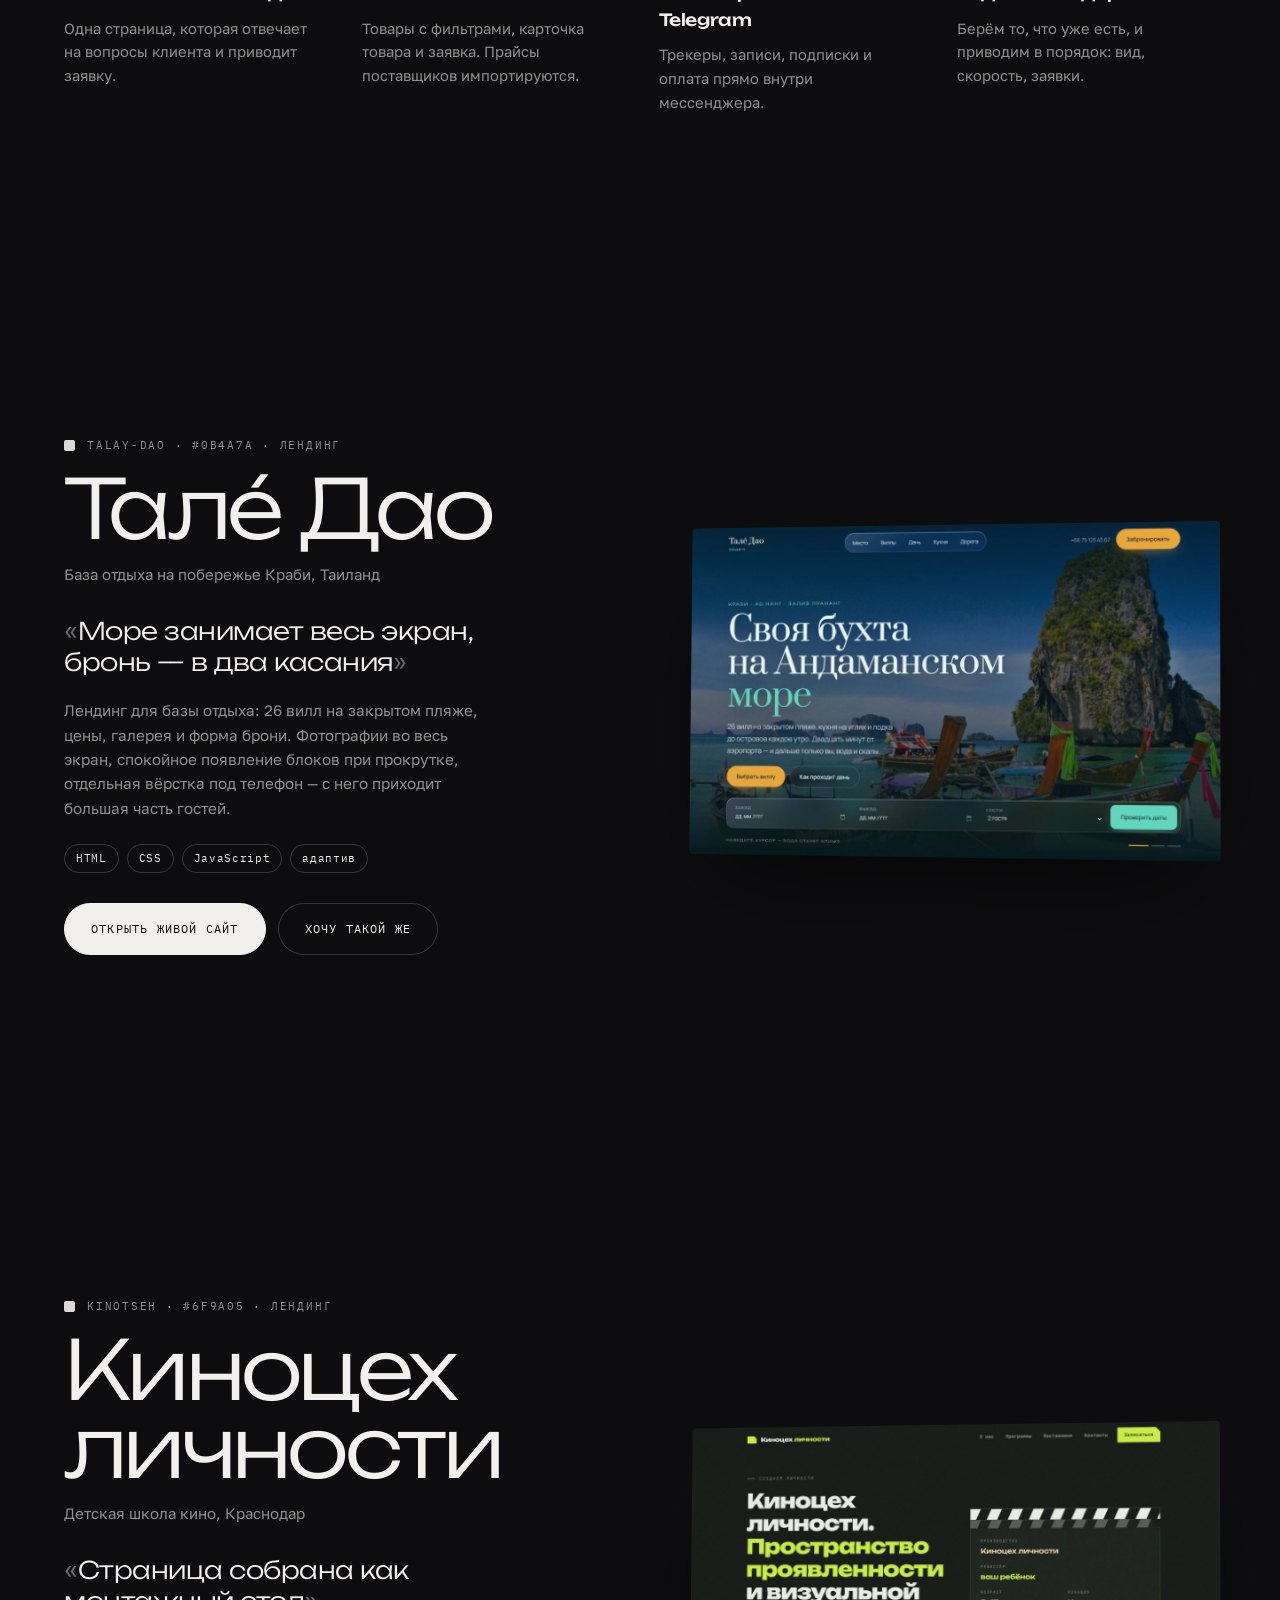
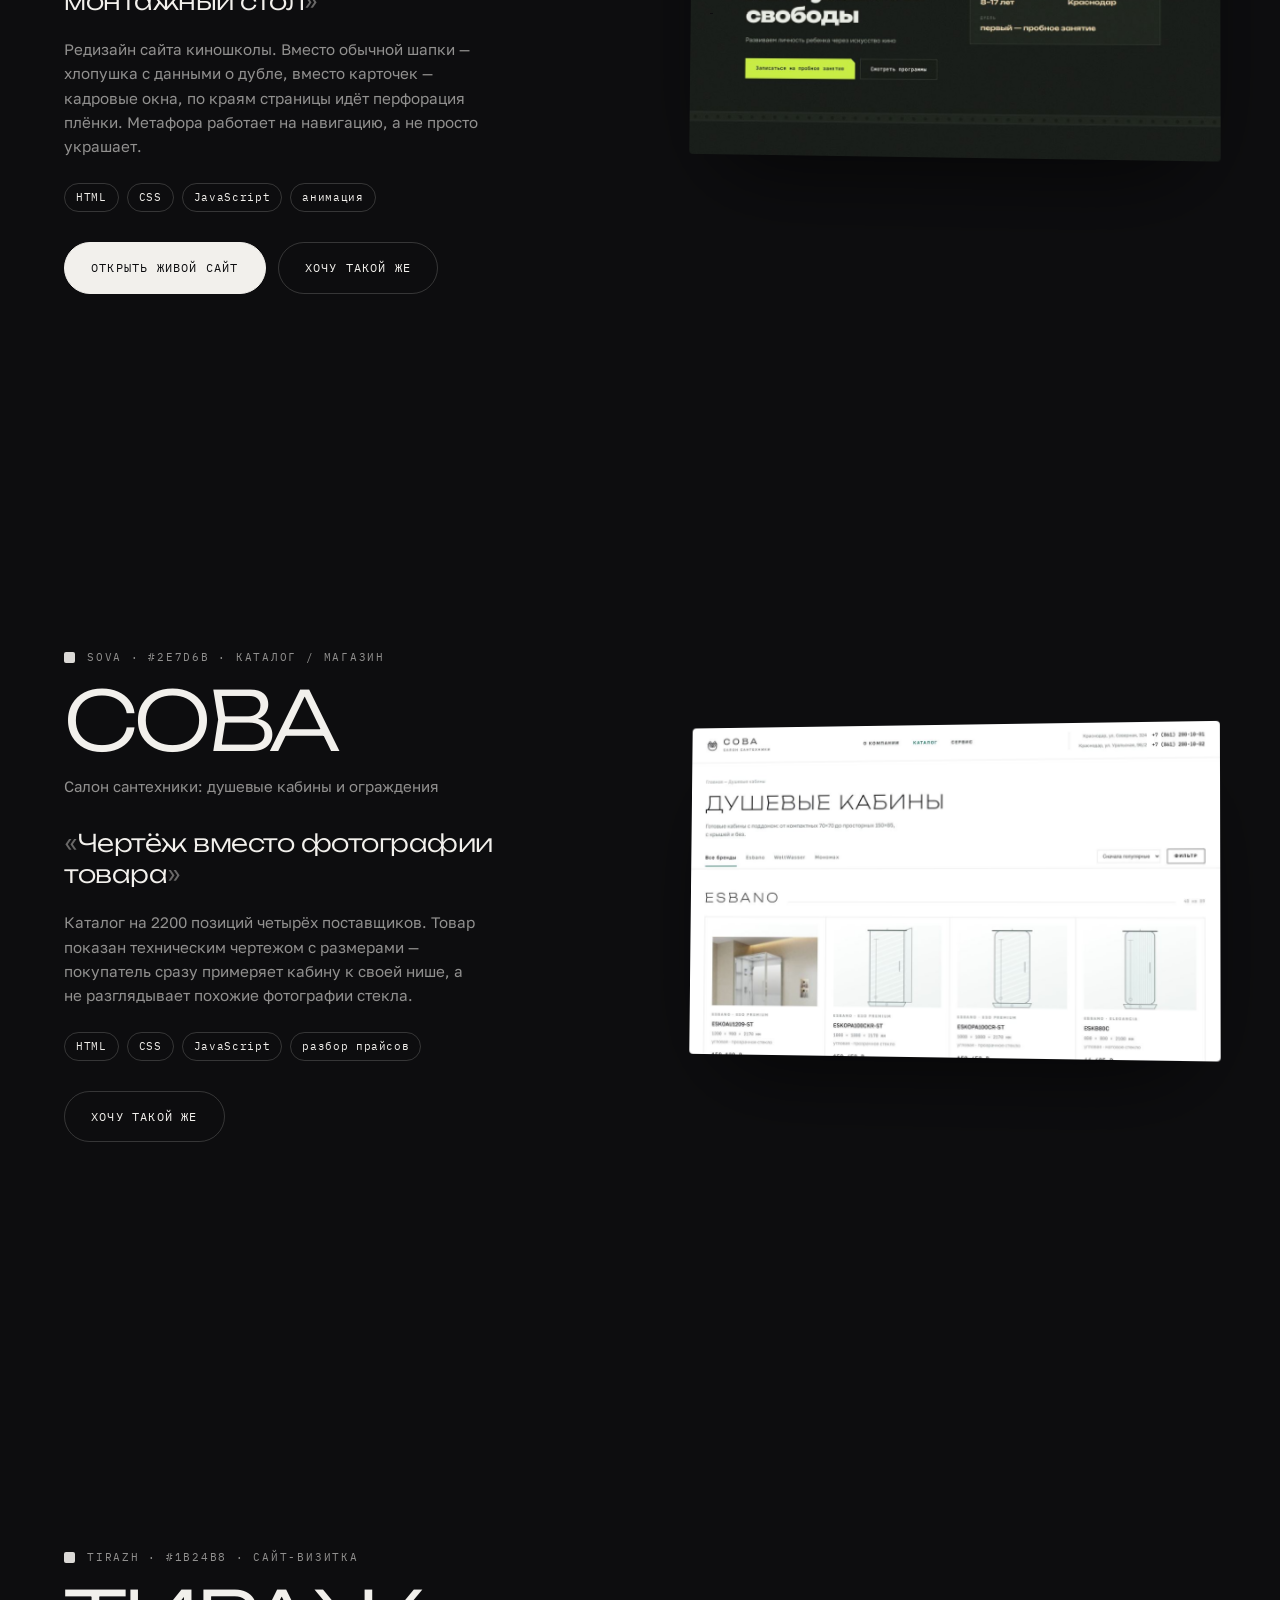
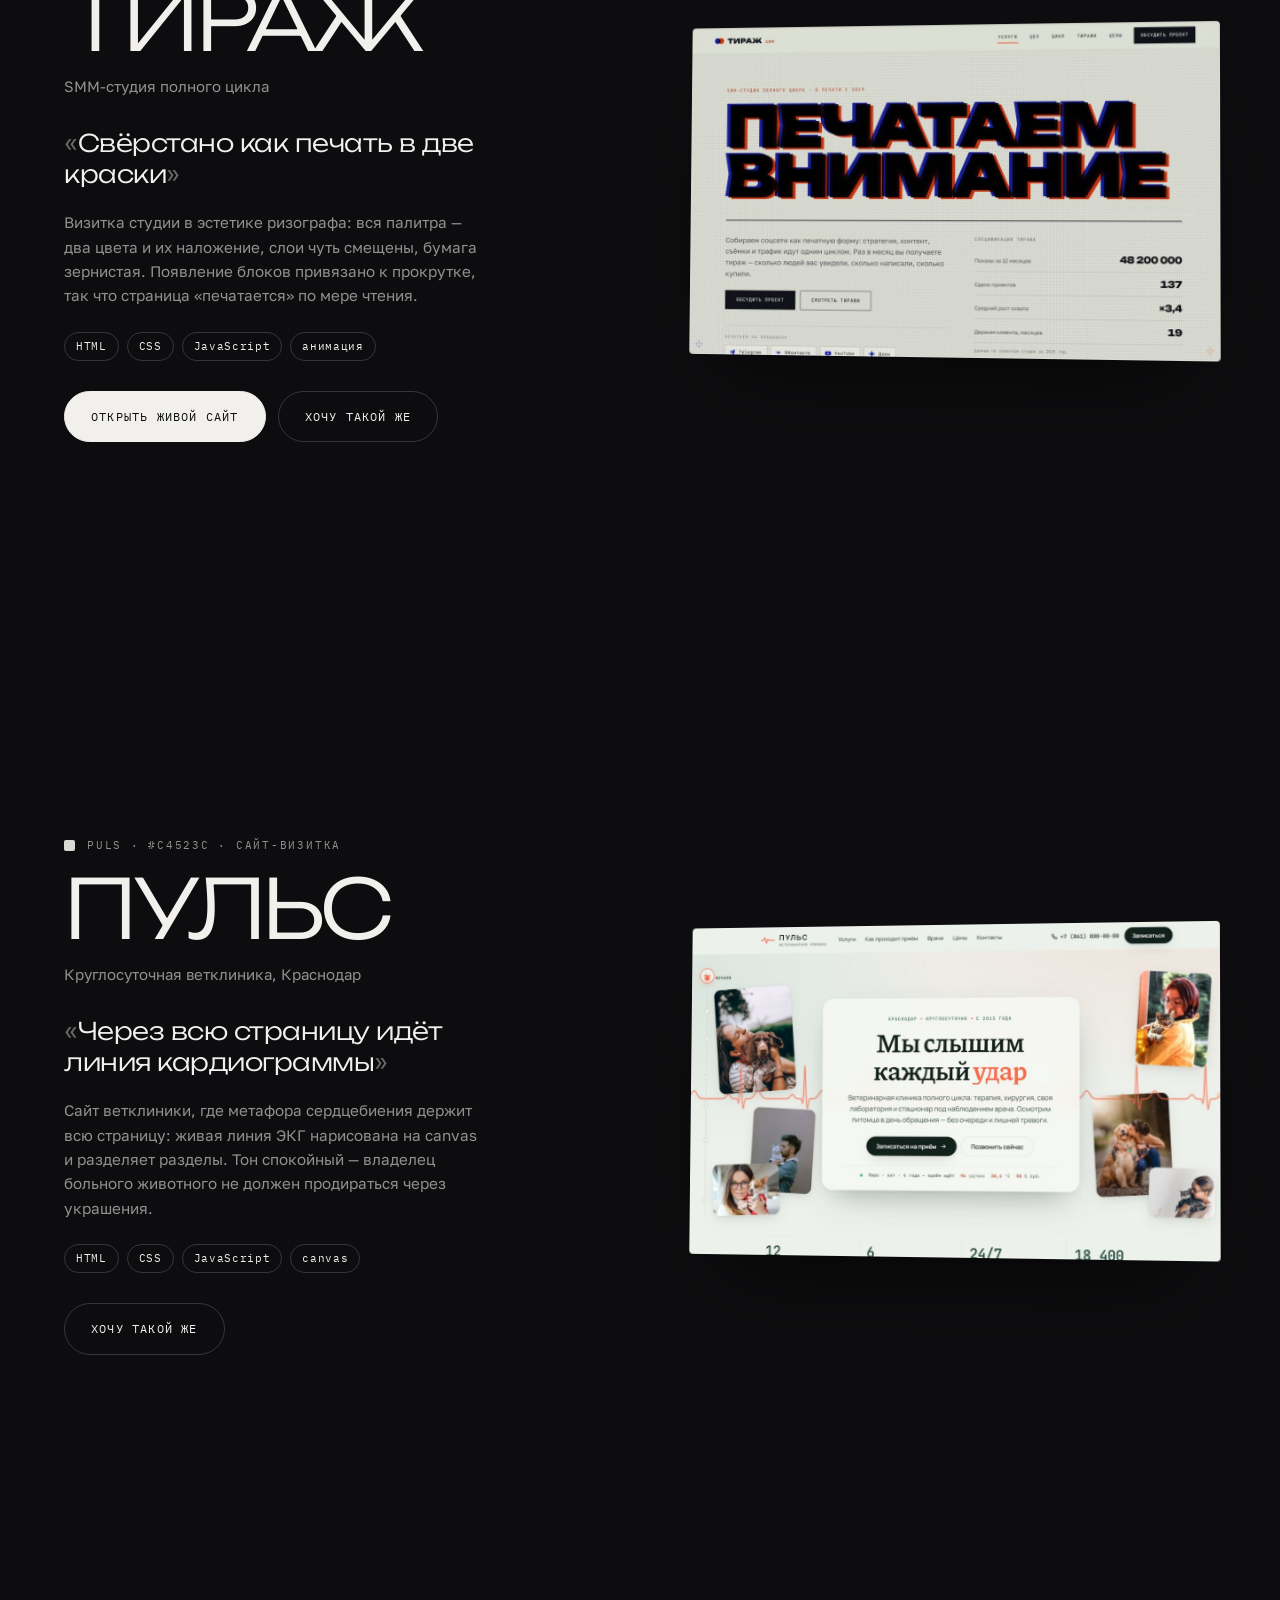
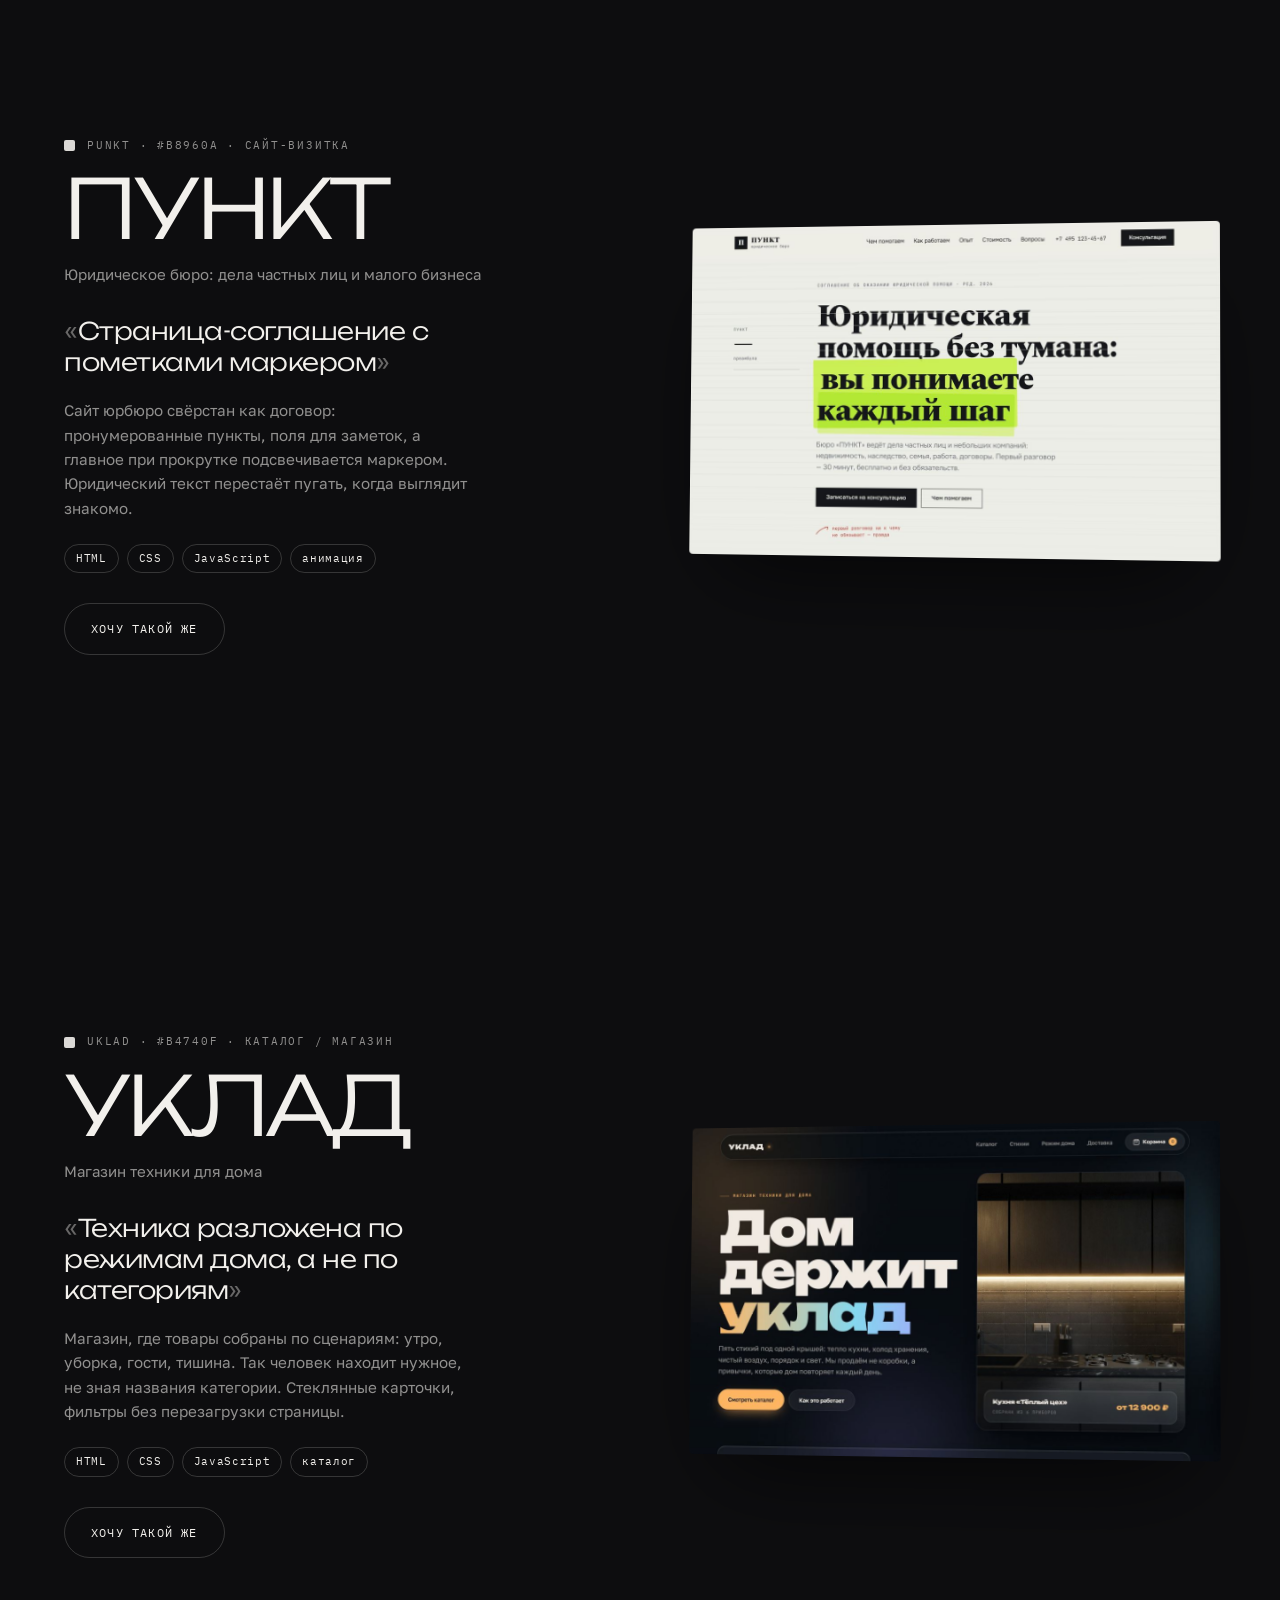
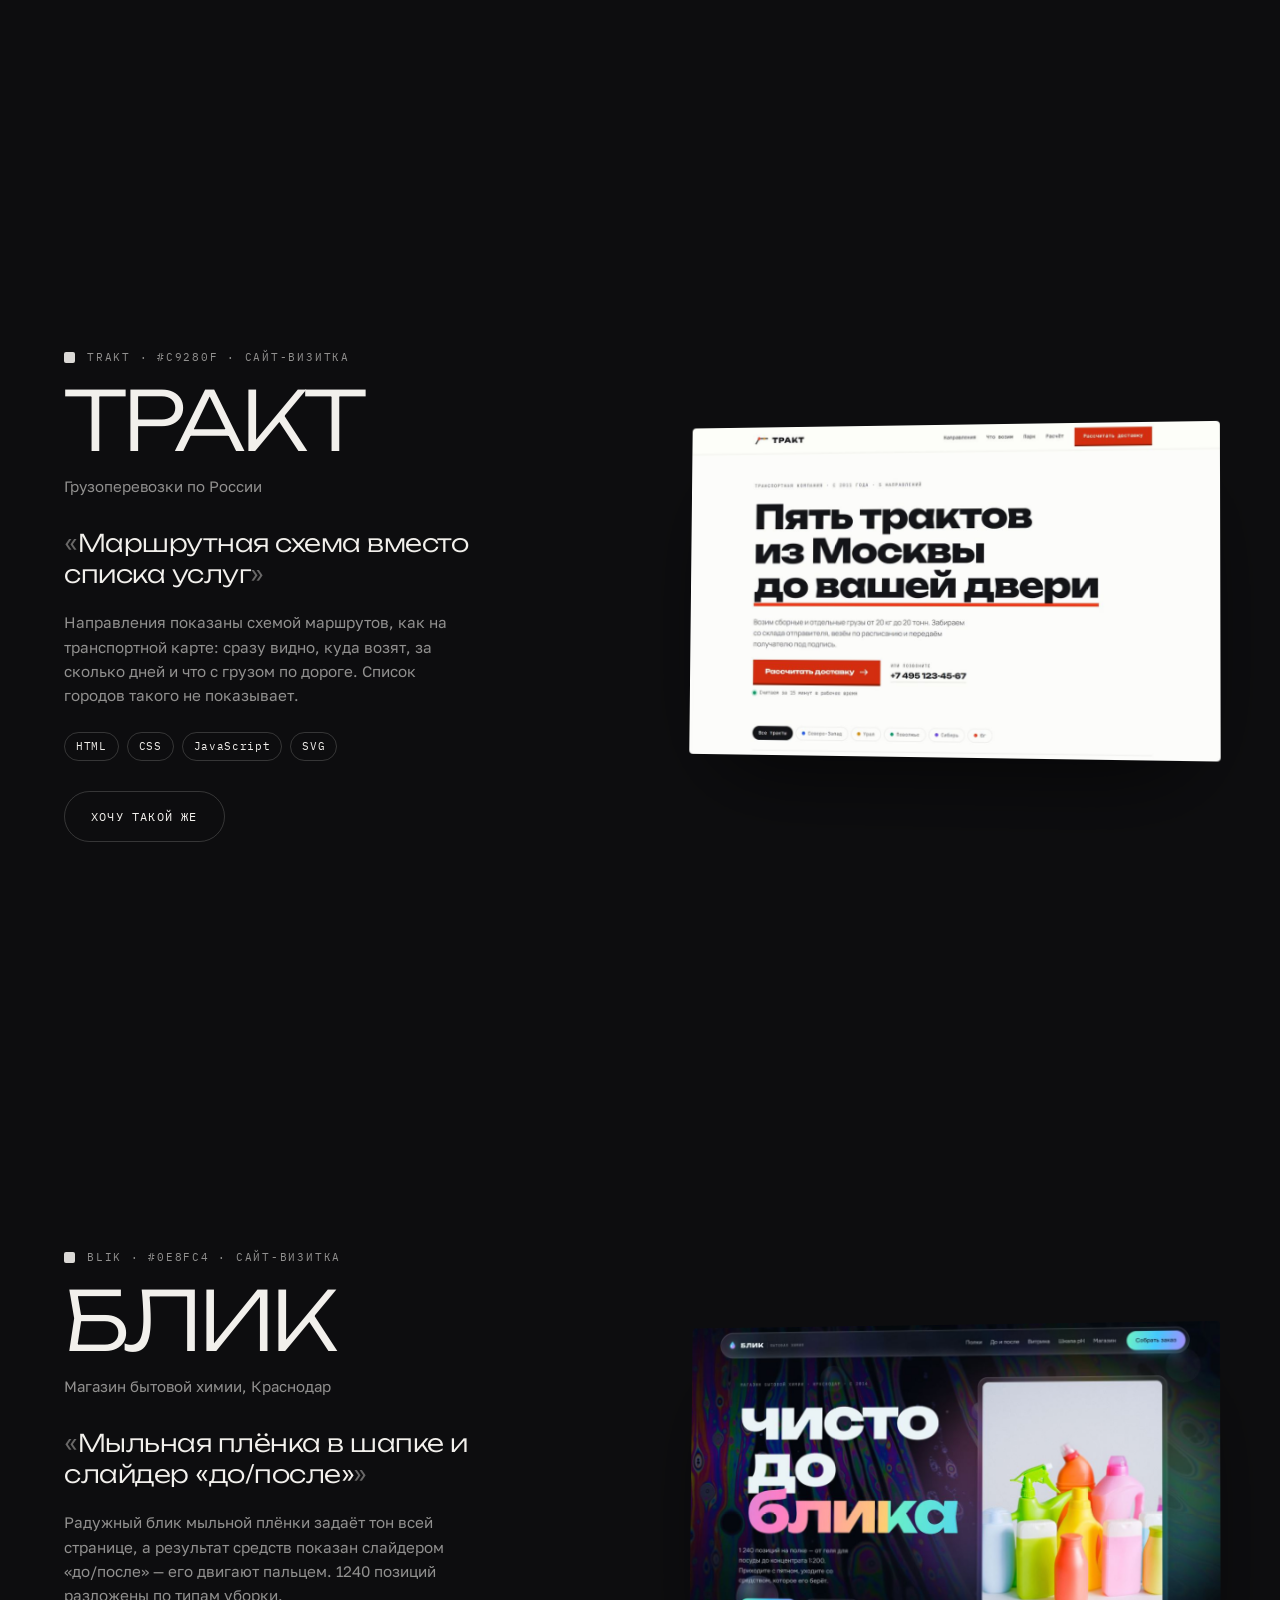
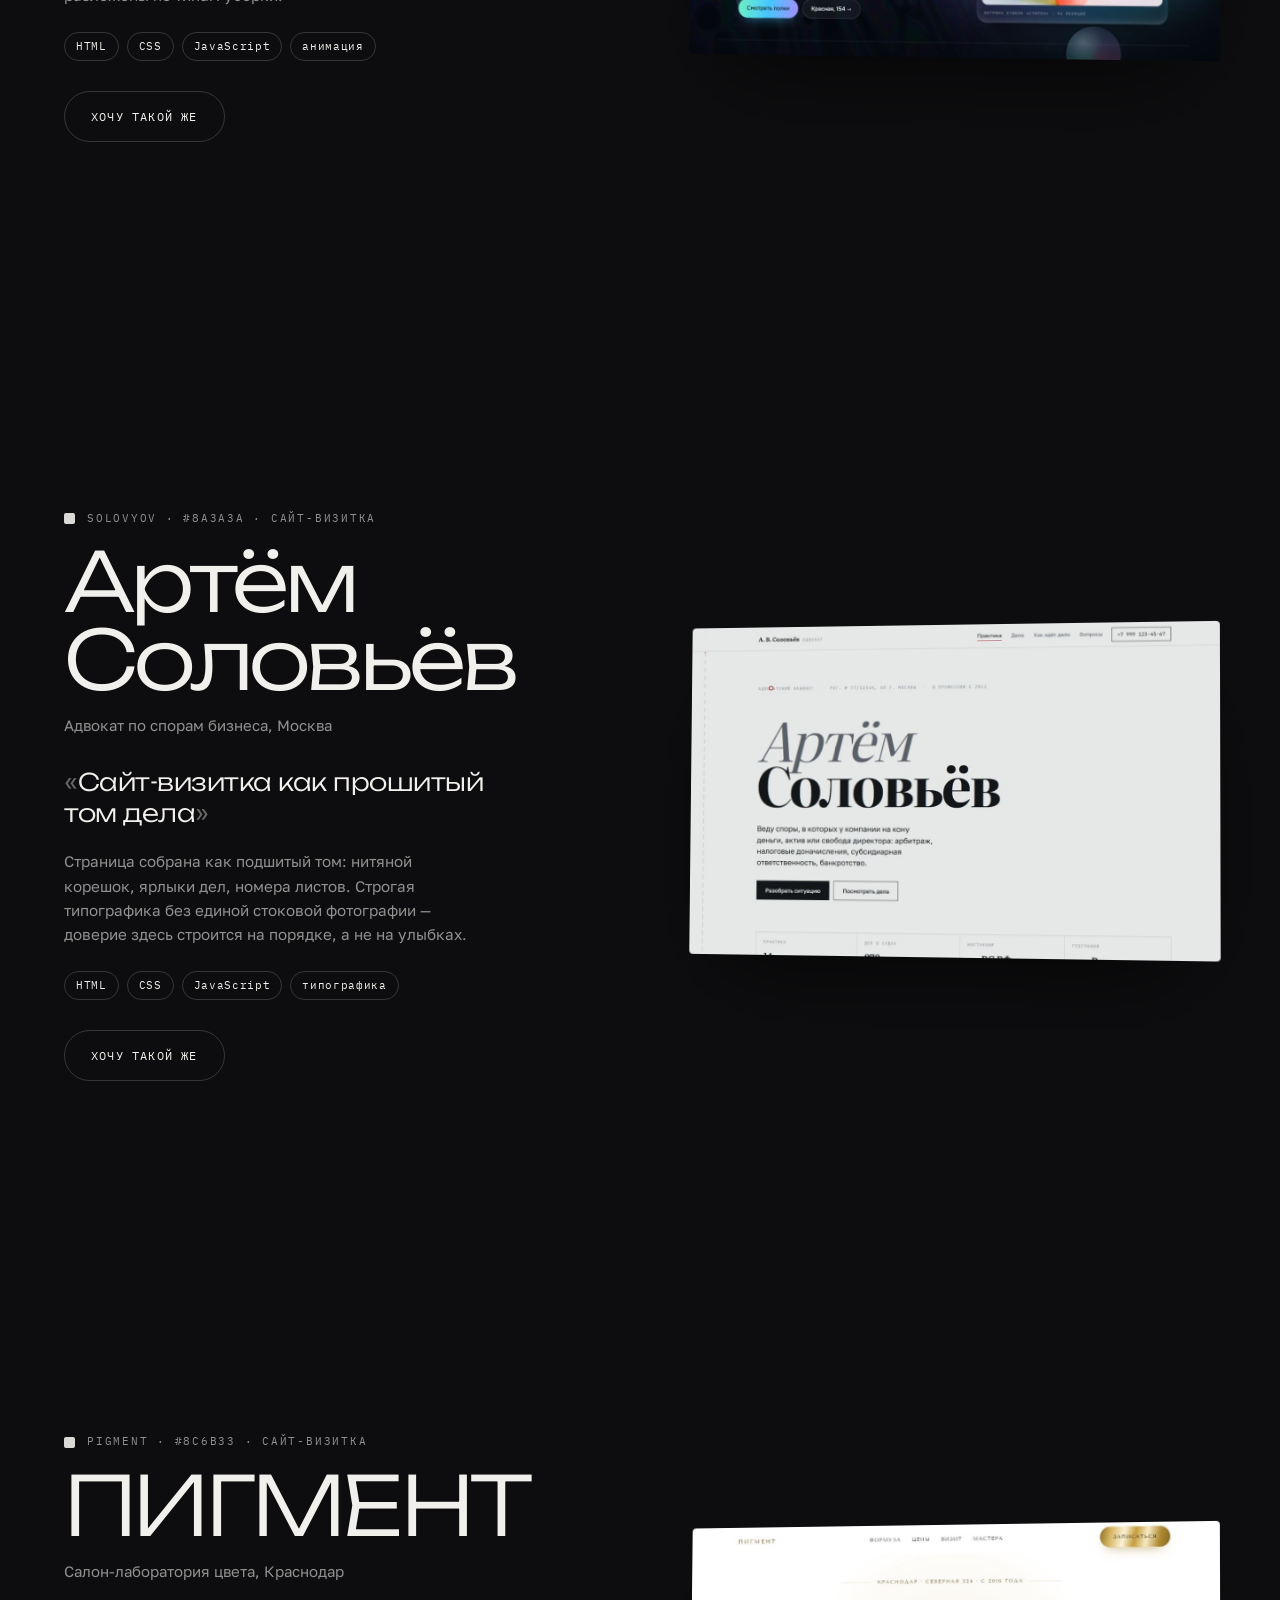
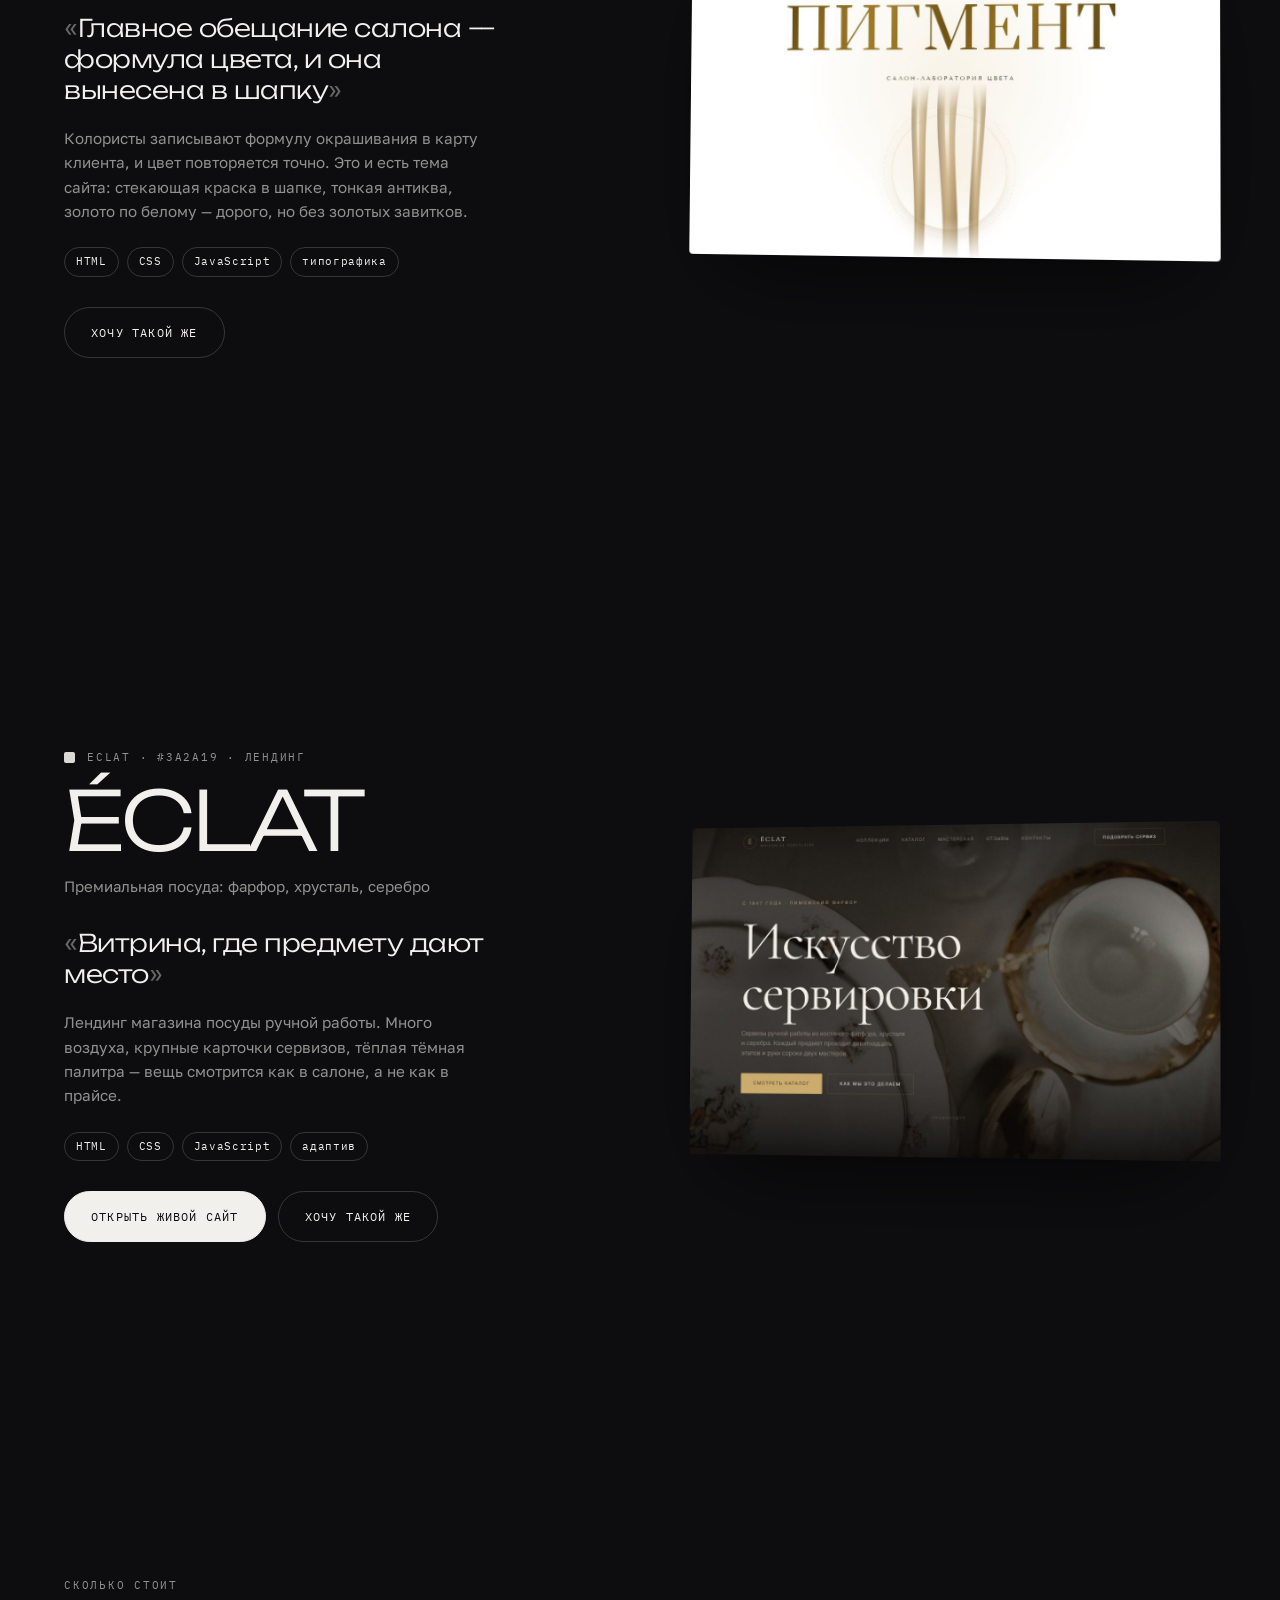
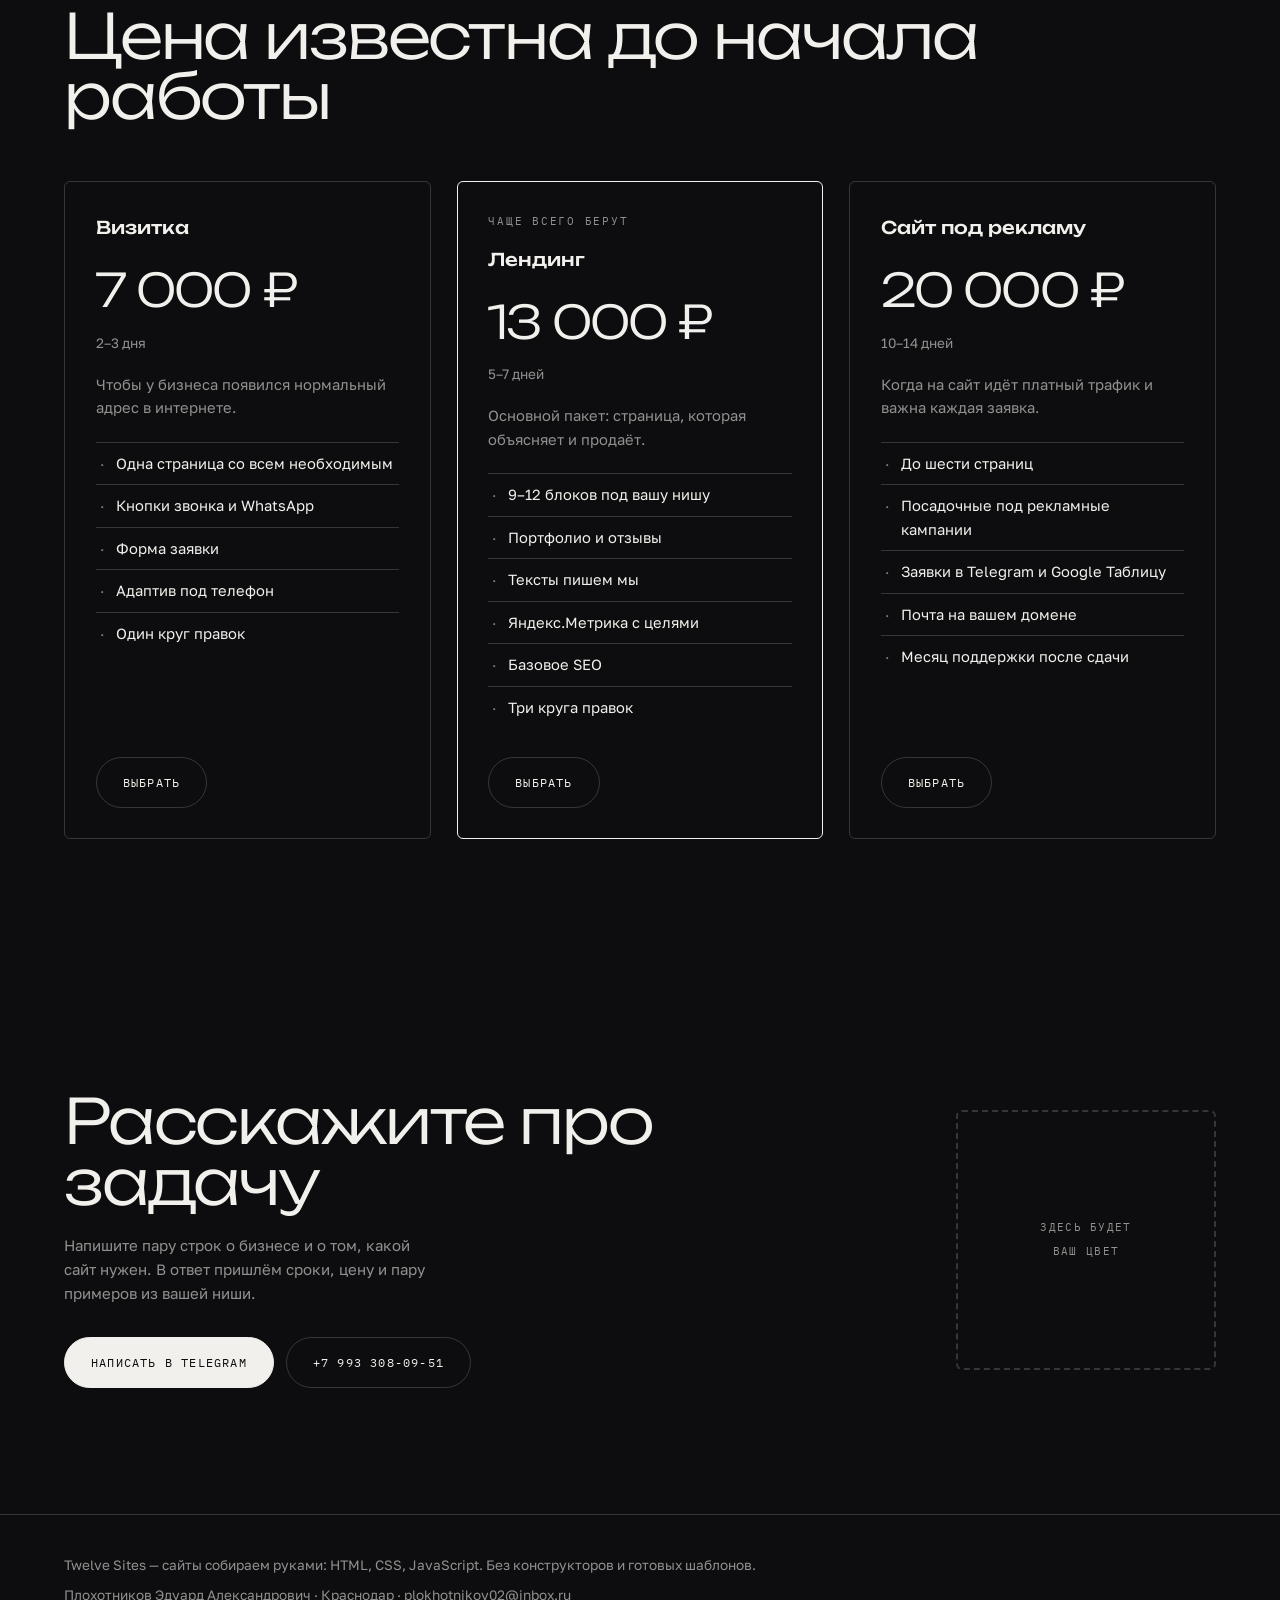
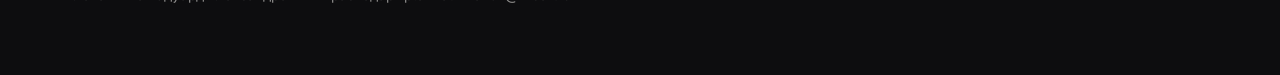
<file: prototypes/1-hameleon.html>
<!DOCTYPE html>
<html lang="ru">
<head>
<meta charset="utf-8">
<meta name="viewport" content="width=device-width, initial-scale=1">
<title>Twelve Sites — прототип «Хамелеон»</title>
<link rel="stylesheet" href="../assets/fonts/fonts.css">
<link rel="stylesheet" href="fonts.css">
<style>
/* ============================================================
   ПРОТОТИП 1 — «ХАМЕЛЕОН»
   У студии нет своего цвета: страница принимает цвет той работы,
   которую вы сейчас смотрите. Цвет затекает снизу вверх.
   ============================================================ */

:root {
  --base:   #0D0D0F;   /* нейтральная основа студии */
  --base-on:#F2F0EC;
  --ink:    #0D0D0F;   /* цвет текущей работы */
  --on:     #F2F0EC;   /* что читается поверх --ink */
  --dim:    color-mix(in srgb, var(--on) 58%, transparent);
  --hair:   color-mix(in srgb, var(--on) 18%, transparent);

  --display: 'Unbounded', 'Geologica', system-ui, sans-serif;
  --body:    'Golos Text', 'Manrope', system-ui, sans-serif;
  --mono:    'IBM Plex Mono', ui-monospace, monospace;

  --pad: clamp(20px, 5vw, 72px);
  --wide: 1440px;
}

* { box-sizing: border-box; }

/* clip, а не hidden: не ломает position: sticky и не даёт
   развёрнутым снимкам работ утащить страницу вбок */
html { scroll-behavior: smooth; overflow-x: clip; }

body {
  margin: 0;
  background: var(--base);
  color: var(--on);
  font-family: var(--body);
  font-size: clamp(15px, 1.05vw, 17px);
  line-height: 1.6;
  transition: color .45s ease;
  overflow-x: hidden;
}

/* заливка: два слоя, новый цвет поднимается снизу и становится базой */
.flood { position: fixed; inset: 0; z-index: -1; overflow: hidden; }
.flood span { position: absolute; inset: 0; display: block; }
.flood__a { background: var(--base); }
.flood__b { background: var(--base); transform: translate3d(0, 100%, 0); }
.flood__b.is-in { transform: translate3d(0, 0, 0); transition: transform .62s cubic-bezier(.65, 0, .35, 1); }

a { color: inherit; }

::selection { background: var(--on); color: var(--ink); }

:focus-visible { outline: 2px solid var(--on); outline-offset: 3px; }

.skip {
  position: absolute; left: -999px; top: 0; z-index: 20;
  padding: 12px 18px; background: var(--on); color: var(--ink);
}
.skip:focus { left: 8px; top: 8px; }

/* ── шапка ───────────────────────────────────────────────────
   Красит себя тем же контрастным цветом, что и текст страницы:
   mix-blend-mode: difference здесь врёт — на золоте #B8960A
   он выдаёт грязный синий. */
.bar {
  position: fixed; inset: 0 0 auto; z-index: 10;
  display: flex; align-items: center; gap: clamp(14px, 3vw, 40px);
  padding: 18px var(--pad);
  color: var(--on);
  /* фон того же цвета, что и заливка, и с той же кривой: в первом
     экране он не виден, а при прокрутке текст не лезет под шапку */
  background: var(--ink);
  font-family: var(--mono); font-size: 12px; letter-spacing: .06em;
  text-transform: uppercase;
  transition: color .45s ease, background .62s cubic-bezier(.65, 0, .35, 1);
}
.bar__me { display: flex; align-items: baseline; gap: 10px; text-decoration: none; }
.bar__mark {
  font-family: var(--display); font-weight: 800; font-size: 17px;
  letter-spacing: -.03em; text-transform: none;
}
.bar__role { opacity: .55; letter-spacing: .1em; }
.bar nav { margin-left: auto; display: flex; gap: clamp(12px, 2vw, 26px); }
.bar nav a { text-decoration: none; opacity: .62; }
.bar nav a:hover { opacity: 1; }
@media (max-width: 860px) { .bar nav { display: none; } .bar { padding: 14px var(--pad); } }

/* ── общие приёмы ────────────────────────────────────────── */
.wrap { max-width: var(--wide); margin: 0 auto; padding-inline: var(--pad); }

.tag {
  font-family: var(--mono); font-size: 11px; letter-spacing: .16em;
  text-transform: uppercase; color: var(--dim);
}

.h2 {
  font-family: var(--display); font-weight: 300;
  font-size: clamp(30px, 5vw, 62px); line-height: .98;
  letter-spacing: -.035em; margin: 0;
}

.btn {
  display: inline-flex; align-items: center; gap: 10px;
  padding: 15px 26px; border: 1px solid var(--hair); border-radius: 999px;
  font-family: var(--mono); font-size: 12px; letter-spacing: .1em;
  text-transform: uppercase; text-decoration: none;
  transition: background .25s, color .25s, border-color .25s;
}
.btn:hover { border-color: var(--on); }
.btn--solid { background: var(--on); color: var(--ink); border-color: var(--on); }
.btn--solid:hover { background: transparent; color: var(--on); }

/* ── первый экран ────────────────────────────────────────── */
/* только padding-block: горизонтальные поля приходят из .wrap */
.hero {
  min-height: 100svh; display: grid; align-content: center;
  padding-block: 140px clamp(60px, 10vh, 120px);
}
.hero__title {
  font-family: var(--display); font-weight: 300;
  font-size: clamp(38px, 8.2vw, 128px); line-height: .93;
  letter-spacing: -.045em; margin: 26px 0 0; max-width: 15ch;
}
.hero__title b { font-weight: 800; }
.hero__title span { display: block; overflow: hidden; }
.hero__title i { display: block; font-style: normal; transform: translateY(105%); }
.is-ready .hero__title i { transform: none; transition: transform 1s cubic-bezier(.2, .8, .2, 1); }
.is-ready .hero__title span:nth-child(2) i { transition-delay: .09s; }
.is-ready .hero__title span:nth-child(3) i { transition-delay: .18s; }

.hero__lead { max-width: 46ch; margin: 32px 0 0; color: var(--dim); font-size: 1.05rem; }
.hero__act { display: flex; flex-wrap: wrap; gap: 12px; margin-top: 36px; }

/* палитра: двенадцать полос, наведение перекрашивает страницу */
.palette { margin-top: clamp(48px, 9vh, 96px); }
.palette__row { display: flex; gap: 4px; height: 84px; }
.palette__bar {
  flex: 1; border: 0; padding: 0; cursor: pointer; position: relative;
  background: var(--c); border-radius: 3px;
  transition: flex .4s cubic-bezier(.65, 0, .35, 1), opacity .3s;
  opacity: .82;
}
.palette__bar:hover, .palette__bar:focus-visible { flex: 2.4; opacity: 1; }
.palette__bar span {
  position: absolute; left: 50%; bottom: 10px; transform: translateX(-50%);
  font-family: var(--mono); font-size: 10px; letter-spacing: .04em;
  color: var(--bar-on); opacity: 0; transition: opacity .3s; white-space: nowrap;
}
.palette__bar:hover span, .palette__bar:focus-visible span { opacity: 1; }
.palette__note { margin: 14px 0 0; }
@media (max-width: 720px) { .palette__row { height: 56px; } .palette__bar span { display: none; } }

/* ── факты ───────────────────────────────────────────────── */
.facts { border-top: 1px solid var(--hair); }
.facts dl { display: grid; grid-template-columns: repeat(4, 1fr); margin: 0; }
.facts div { padding: 34px clamp(14px, 2vw, 28px) 38px; border-left: 1px solid var(--hair); }
.facts div:first-child { border-left: 0; padding-left: 0; }
.facts dt {
  font-family: var(--display); font-weight: 300;
  font-size: clamp(26px, 3.4vw, 46px); letter-spacing: -.04em;
}
.facts dd { margin: 8px 0 0; color: var(--dim); font-size: .9rem; max-width: 24ch; }
@media (max-width: 860px) { .facts dl { grid-template-columns: repeat(2, 1fr); } }

/* ── услуги ──────────────────────────────────────────────── */
.services { padding-block: clamp(80px, 14vh, 170px); }
.services__grid {
  display: grid; grid-template-columns: repeat(4, 1fr);
  gap: clamp(24px, 3vw, 48px); margin-top: clamp(40px, 6vh, 72px);
}
.services__grid article { border-top: 1px solid var(--on); padding-top: 18px; }
.services__grid h3 {
  font-family: var(--display); font-weight: 500; font-size: 1.05rem;
  letter-spacing: -.02em; margin: 0 0 10px;
}
.services__grid p { margin: 0; color: var(--dim); font-size: .92rem; }
@media (max-width: 900px) { .services__grid { grid-template-columns: repeat(2, 1fr); } }
@media (max-width: 520px) { .services__grid { grid-template-columns: 1fr; } }

/* ── работы: каждая забирает экран и цвет ────────────────── */
.work { min-height: 100svh; display: grid; align-content: center; padding-block: 12vh; }
.work__in {
  display: grid; grid-template-columns: 1.02fr .98fr;
  gap: clamp(30px, 5vw, 80px); align-items: center;
}
.work__formula { display: flex; align-items: center; gap: 12px; }
.work__chip {
  width: 11px; height: 11px; border-radius: 2px;
  background: var(--on); opacity: .9;
}
.work__name {
  font-family: var(--display); font-weight: 300;
  font-size: clamp(34px, 6.4vw, 96px); line-height: .95;
  letter-spacing: -.045em; margin: 16px 0 0;
}
.work__field { margin: 14px 0 0; color: var(--dim); }
.work__idea {
  font-family: var(--display); font-weight: 300;
  font-size: clamp(17px, 1.9vw, 27px); line-height: 1.28;
  letter-spacing: -.02em; margin: 30px 0 0; max-width: 22ch;
}
.work__idea::before { content: '«'; opacity: .4; }
.work__idea::after  { content: '»'; opacity: .4; }
.work__desc { margin: 20px 0 0; color: var(--dim); max-width: 46ch; font-size: .95rem; }
.work__tags { display: flex; flex-wrap: wrap; gap: 8px; margin: 24px 0 0; padding: 0; list-style: none; }
.work__tags li {
  font-family: var(--mono); font-size: 11px; letter-spacing: .06em;
  padding: 5px 11px; border: 1px solid var(--hair); border-radius: 999px;
}
.work__act { margin-top: 30px; display: flex; gap: 12px; flex-wrap: wrap; }

.work__shot {
  margin: 0; position: relative;
  transform: perspective(1400px) rotateY(-7deg) rotateX(2deg) translateZ(0);
  transition: transform .7s cubic-bezier(.2, .8, .2, 1);
}
.work:hover .work__shot { transform: perspective(1400px) rotateY(-3deg) rotateX(1deg); }
.work__shot img {
  display: block; width: 100%; height: auto; border-radius: 4px;
  box-shadow: 0 40px 90px -30px rgba(0, 0, 0, .7);
}
@media (max-width: 900px) {
  .work__in { grid-template-columns: 1fr; }
  .work__shot { transform: none; order: -1; }
  .work { min-height: auto; padding-block: 9vh; }
}

/* ── цены ────────────────────────────────────────────────── */
.prices { padding-block: clamp(80px, 14vh, 170px); }
.prices__grid {
  display: grid; grid-template-columns: repeat(3, 1fr);
  gap: clamp(16px, 2vw, 30px); margin-top: clamp(40px, 6vh, 72px);
}
.plan {
  border: 1px solid var(--hair); border-radius: 6px;
  padding: clamp(24px, 2.4vw, 38px); display: flex; flex-direction: column;
}
.plan--pop { border-color: var(--on); }
.plan__flag { margin: 0 0 14px; }
.plan__name { font-family: var(--display); font-weight: 500; font-size: 1.1rem; margin: 0; }
.plan__price {
  font-family: var(--display); font-weight: 300;
  font-size: clamp(30px, 3.6vw, 48px); letter-spacing: -.04em; margin: 12px 0 0;
}
.plan__term { margin: 6px 0 0; color: var(--dim); font-size: .85rem; }
.plan__about { margin: 18px 0 0; color: var(--dim); font-size: .92rem; }
.plan ul { list-style: none; margin: 22px 0 28px; padding: 0; font-size: .92rem; }
.plan li { padding: 9px 0 9px 20px; border-top: 1px solid var(--hair); position: relative; }
.plan li::before { content: '·'; position: absolute; left: 4px; opacity: .5; }
.plan .btn { margin-top: auto; align-self: flex-start; }
@media (max-width: 860px) { .prices__grid { grid-template-columns: 1fr; } }

/* ── призыв: пустой образец под новый цвет ───────────────── */
.cta { padding-block: clamp(80px, 14vh, 170px); }
.cta__in { display: grid; grid-template-columns: 1fr auto; gap: clamp(30px, 5vw, 70px); align-items: center; }
.cta p { max-width: 42ch; color: var(--dim); margin: 20px 0 0; }
.cta__act { display: flex; gap: 12px; flex-wrap: wrap; margin-top: 32px; }
.swatch {
  width: clamp(160px, 22vw, 260px); aspect-ratio: 1;
  border: 2px dashed var(--hair); border-radius: 6px;
  display: grid; place-content: center; text-align: center; gap: 6px;
  font-family: var(--mono); font-size: 11px; letter-spacing: .12em;
  text-transform: uppercase; color: var(--dim);
}
@media (max-width: 860px) { .cta__in { grid-template-columns: 1fr; } .swatch { order: -1; } }

/* ── подвал ──────────────────────────────────────────────── */
.foot {
  border-top: 1px solid var(--hair); padding-block: 40px 60px;
  font-size: .85rem; color: var(--dim);
}
.foot p { margin: 0 0 8px; }

@media (prefers-reduced-motion: reduce) {
  * { animation: none !important; transition-duration: .01ms !important; }
  .hero__title i { transform: none; }
}
</style>
</head>
<body>

<div class="flood" aria-hidden="true"><span class="flood__a" id="floodA"></span><span class="flood__b" id="floodB"></span></div>
<a class="skip" href="#main">Перейти к содержанию</a>

<header class="bar">
  <a class="bar__me" href="#main">
    <span class="bar__mark">Twelve Sites</span>
    <span class="bar__role">веб-студия</span>
  </a>
  <nav aria-label="Разделы">
    <a href="#services">Услуги</a>
    <a href="#works">Работы</a>
    <a href="#prices">Цены</a>
    <a href="#cta">Контакты</a>
  </nav>
</header>

<main id="main">

  <section class="hero wrap" data-ink="base">
    <p class="tag">Веб-студия · Краснодар · работаем по всей России</p>
    <h1 class="hero__title">
      <span><i>Сайты, которые</i></span>
      <span><i>не похожи на</i></span>
      <span><i><b>соседей по нише</b></i></span>
    </h1>
    <p class="hero__lead">
      Придумываем визуальную идею, рисуем, верстаем руками и выкладываем в интернет.
      От первого разговора до работающего адреса — без агентской надстройки,
      конструкторов и готовых шаблонов.
    </p>
    <div class="hero__act">
      <a class="btn btn--solid" href="#cta">Обсудить проект</a>
      <a class="btn" href="#prices">Узнать стоимость</a>
    </div>

    <div class="palette">
      <div class="palette__row" id="palette"></div>
      <p class="tag palette__note">Своего цвета у студии нет — наведите на любой</p>
    </div>
  </section>

  <section class="facts" data-ink="base" aria-label="Коротко о студии">
    <div class="wrap">
      <dl>
        <div><dt>7 000 ₽</dt><dd>минимальный бюджет: визитка под ключ</dd></div>
        <div><dt>2–14</dt><dd>дней от брифа до публикации</dd></div>
        <div><dt>50/50</dt><dd>половина вперёд, половина при сдаче</dd></div>
        <div><dt>100%</dt><dd>сайтов адаптированы под телефон</dd></div>
      </dl>
    </div>
  </section>

  <section class="services wrap" id="services" data-ink="base">
    <p class="tag">Что делаем</p>
    <h2 class="h2">Берём проект целиком</h2>
    <div class="services__grid">
      <article>
        <h3>Сайт-визитка и лендинг</h3>
        <p>Одна страница, которая отвечает на вопросы клиента и приводит заявку.</p>
      </article>
      <article>
        <h3>Каталог и магазин</h3>
        <p>Товары с фильтрами, карточка товара и заявка. Прайсы поставщиков импортируются.</p>
      </article>
      <article>
        <h3>Мини-приложения в Telegram</h3>
        <p>Трекеры, записи, подписки и оплата прямо внутри мессенджера.</p>
      </article>
      <article>
        <h3>Редизайн и доработка</h3>
        <p>Берём то, что уже есть, и приводим в порядок: вид, скорость, заявки.</p>
      </article>
    </div>
  </section>

  <div id="works"></div>

  <section class="prices wrap" id="prices" data-ink="base">
    <p class="tag">Сколько стоит</p>
    <h2 class="h2">Цена известна до начала работы</h2>
    <div class="prices__grid" id="prices-grid"></div>
  </section>

  <section class="cta wrap" id="cta" data-ink="base">
    <div class="cta__in">
      <div>
        <h2 class="h2">Расскажите про задачу</h2>
        <p>Напишите пару строк о бизнесе и о том, какой сайт нужен. В ответ пришлём
          сроки, цену и пару примеров из вашей ниши.</p>
        <div class="cta__act">
          <a class="btn btn--solid" href="https://t.me/edward_Proishodit">Написать в Telegram</a>
          <a class="btn" href="tel:+79933080951">+7 993 308-09-51</a>
        </div>
      </div>
      <div class="swatch"><span>Здесь будет</span><span>ваш цвет</span></div>
    </div>
  </section>

</main>

<footer class="foot wrap" data-ink="base">
  <p>Twelve Sites — сайты собираем руками: HTML, CSS, JavaScript. Без конструкторов и готовых шаблонов.</p>
  <p>Плохотников Эдуард Александрович · Краснодар · plokhotnikov02@inbox.ru</p>
</footer>

<script src="data.js"></script>
<script>
/* ── путь к снимкам живёт этажом выше ─────────────────────── */
const shot = (id, sort) => `../assets/shots/${id}-${sort}.jpg`;
const BASE = '#0D0D0F';
const BASE_ON = '#F2F0EC';
const lessMotion = window.matchMedia('(prefers-reduced-motion: reduce)');

/* что читается поверх цвета: берём тот вариант, у которого
   контраст выше. Порог по яркости здесь врёт — на золоте
   #B8960A он выбирает белый, а это всего 2,8:1. */
function luminance(hex) {
  const v = hex.replace('#', '');
  const ch = [0, 2, 4].map((i) => {
    const c = parseInt(v.slice(i, i + 2), 16) / 255;
    return c <= 0.03928 ? c / 12.92 : ((c + 0.055) / 1.055) ** 2.4;
  });
  return 0.2126 * ch[0] + 0.7152 * ch[1] + 0.0722 * ch[2];
}

function readableOn(hex) {
  const L = luminance(hex);
  const light = (luminance(BASE_ON) + 0.05) / (L + 0.05);
  const dark = (L + 0.05) / (luminance(BASE) + 0.05);
  return light >= dark ? BASE_ON : BASE;
}

/* ── заливка снизу вверх ─────────────────────────────────── */
const root = document.documentElement;
const a = document.getElementById('floodA');
const b = document.getElementById('floodB');
let ink = BASE;
let busy = null;
let swap = null;

function flood(next) {
  if (next === ink) return;
  ink = next;
  const on = next === BASE ? BASE_ON : readableOn(next);
  root.style.setProperty('--ink', next);

  if (lessMotion.matches) {
    a.style.background = next;
    root.style.setProperty('--on', on);
    return;
  }

  /* цвет текста переключаем ближе к концу подъёма: пока заливка
     идёт, верх экрана ещё старого цвета и читается по-старому */
  clearTimeout(swap);
  swap = setTimeout(() => root.style.setProperty('--on', on), 380);

  clearTimeout(busy);
  b.classList.remove('is-in');
  b.style.background = next;
  void b.offsetWidth;              // без этого браузер склеит два кадра
  b.classList.add('is-in');
  busy = setTimeout(() => {
    a.style.background = next;
    b.classList.remove('is-in');
  }, 640);
}

/* ── палитра в первом экране ─────────────────────────────── */
const palette = document.getElementById('palette');
WORKS.forEach((w) => {
  const bar = document.createElement('button');
  bar.type = 'button';
  bar.className = 'palette__bar';
  bar.style.setProperty('--c', w.accent);
  bar.style.setProperty('--bar-on', readableOn(w.accent));
  bar.innerHTML = `<span>${w.name}</span>`;
  bar.setAttribute('aria-label', `Цвет работы «${w.name}»`);
  const show = () => flood(w.accent);
  const hide = () => flood(BASE);
  bar.addEventListener('pointerenter', show);
  bar.addEventListener('focus', show);
  bar.addEventListener('pointerleave', hide);
  bar.addEventListener('blur', hide);
  bar.addEventListener('click', () => {
    document.getElementById(`w-${w.id}`).scrollIntoView({ behavior: 'smooth' });
  });
  palette.append(bar);
});

/* ── работы: по секции на каждую ─────────────────────────── */
const worksBox = document.getElementById('works');
WORKS.forEach((w, i) => {
  const sec = document.createElement('section');
  sec.className = 'work wrap';
  sec.id = `w-${w.id}`;
  sec.dataset.ink = w.accent;
  sec.innerHTML = `
    <div class="work__in">
      <div>
        <p class="tag work__formula">
          <span class="work__chip"></span>
          ${w.id} · ${w.accent} · ${KIND_NAME[w.kind]}
        </p>
        <h2 class="work__name">${w.name}</h2>
        <p class="work__field">${w.field}</p>
        <p class="work__idea">${w.idea}</p>
        <p class="work__desc">${w.desc}</p>
        <ul class="work__tags">${w.tags.map((t) => `<li>${t}</li>`).join('')}</ul>
        <div class="work__act">
          ${w.live ? `<a class="btn btn--solid" href="${w.live}" target="_blank" rel="noopener">Открыть живой сайт</a>` : ''}
          <a class="btn" href="#cta">Хочу такой же</a>
        </div>
      </div>
      <figure class="work__shot">
        <img src="${shot(w.id, 'hero')}" alt="Первый экран сайта «${w.name}»" loading="lazy" width="1200" height="750">
      </figure>
    </div>`;
  worksBox.append(sec);
});

/* ── цены ────────────────────────────────────────────────── */
const grid = document.getElementById('prices-grid');
PRICES.forEach((plan) => {
  const card = document.createElement('article');
  card.className = 'plan' + (plan.popular ? ' plan--pop' : '');
  card.innerHTML = `
    ${plan.popular ? '<p class="tag plan__flag">Чаще всего берут</p>' : ''}
    <h3 class="plan__name">${plan.name}</h3>
    <p class="plan__price">${plan.price}</p>
    <p class="plan__term">${plan.term}</p>
    <p class="plan__about">${plan.about}</p>
    <ul>${plan.items.map((t) => `<li>${t}</li>`).join('')}</ul>
    <a class="btn" href="#cta">Выбрать</a>`;
  grid.append(card);
});

/* ── кто сейчас в середине экрана, тот и задаёт цвет ─────── */
const zones = document.querySelectorAll('[data-ink]');
const seen = new Set();
const eye = new IntersectionObserver((entries) => {
  entries.forEach((e) => (e.isIntersecting ? seen.add(e.target) : seen.delete(e.target)));
  const top = [...seen].sort((x, y) => x.compareDocumentPosition(y) & 4 ? -1 : 1)[0];
  if (!top) return;
  flood(top.dataset.ink === 'base' ? BASE : top.dataset.ink);
}, { rootMargin: '-45% 0px -45% 0px' });
zones.forEach((z) => eye.observe(z));

requestAnimationFrame(() => document.body.classList.add('is-ready'));
</script>
</body>
</html>
</file>
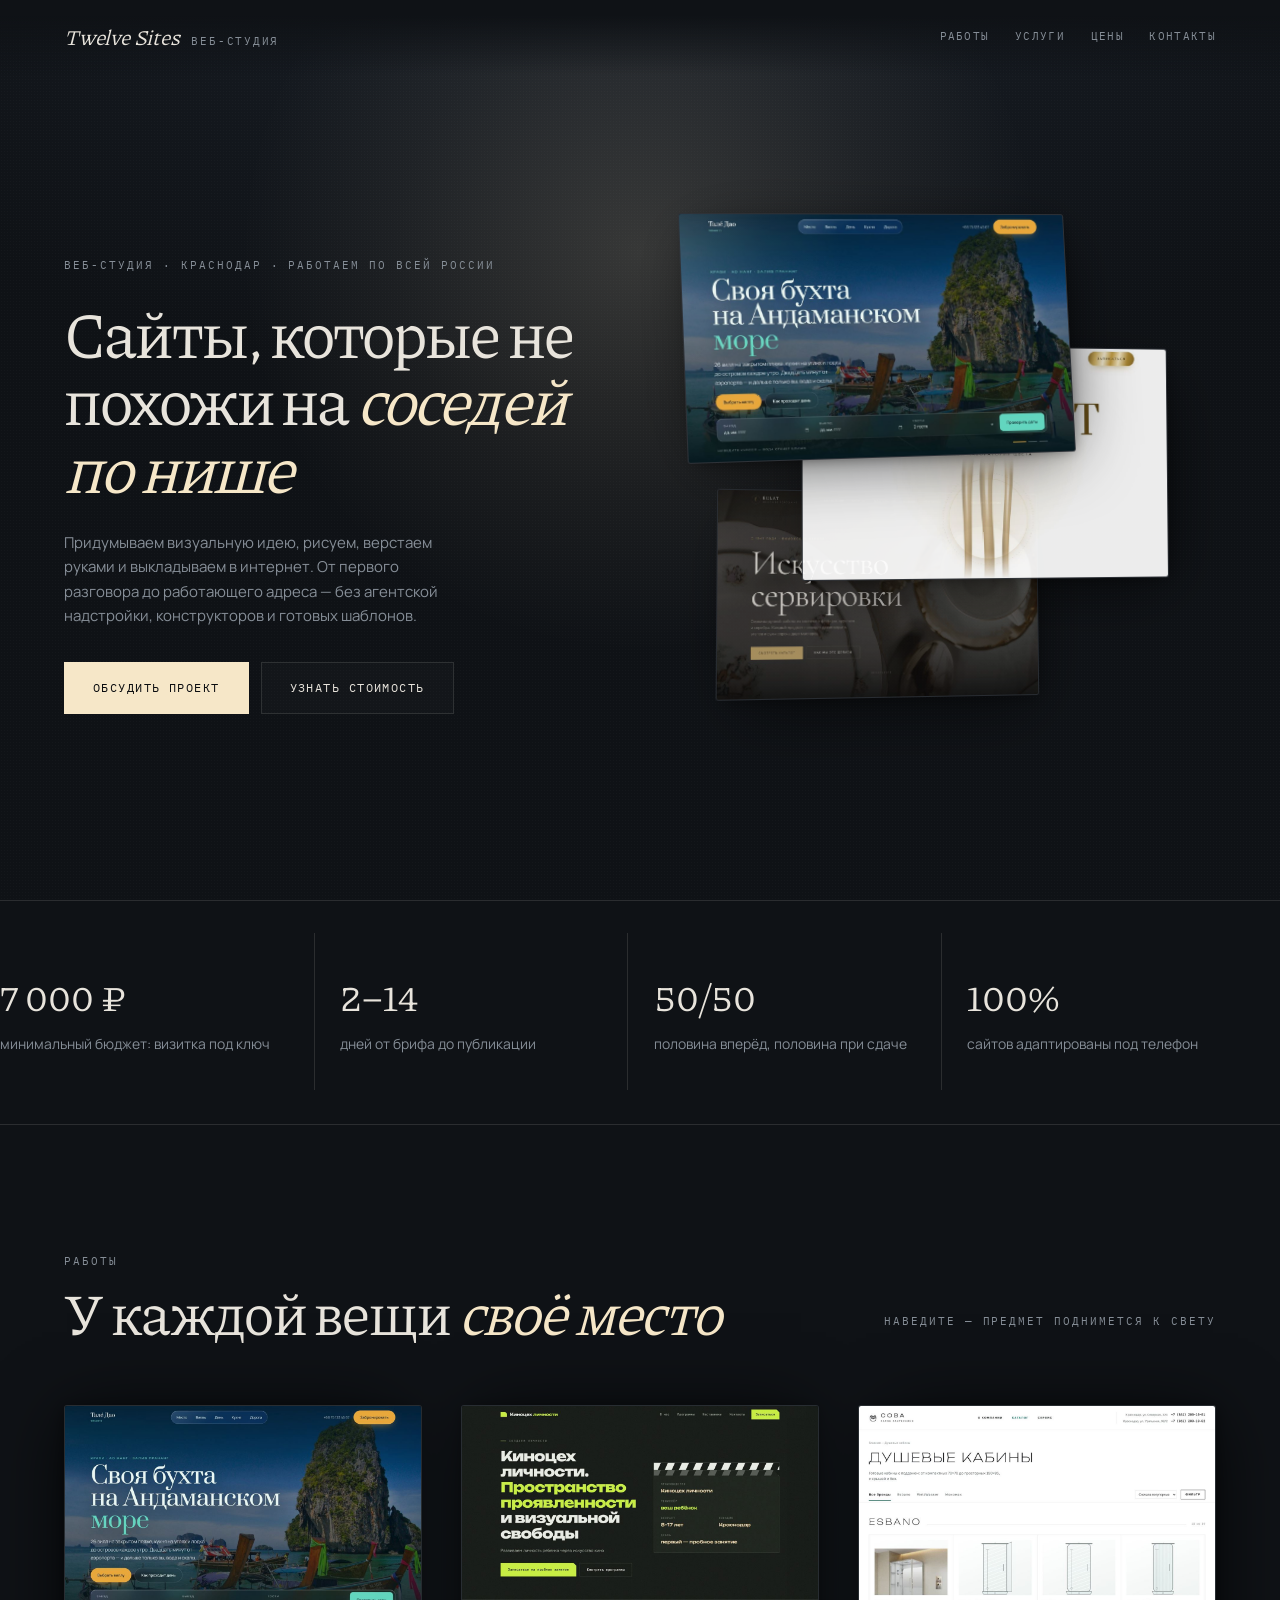
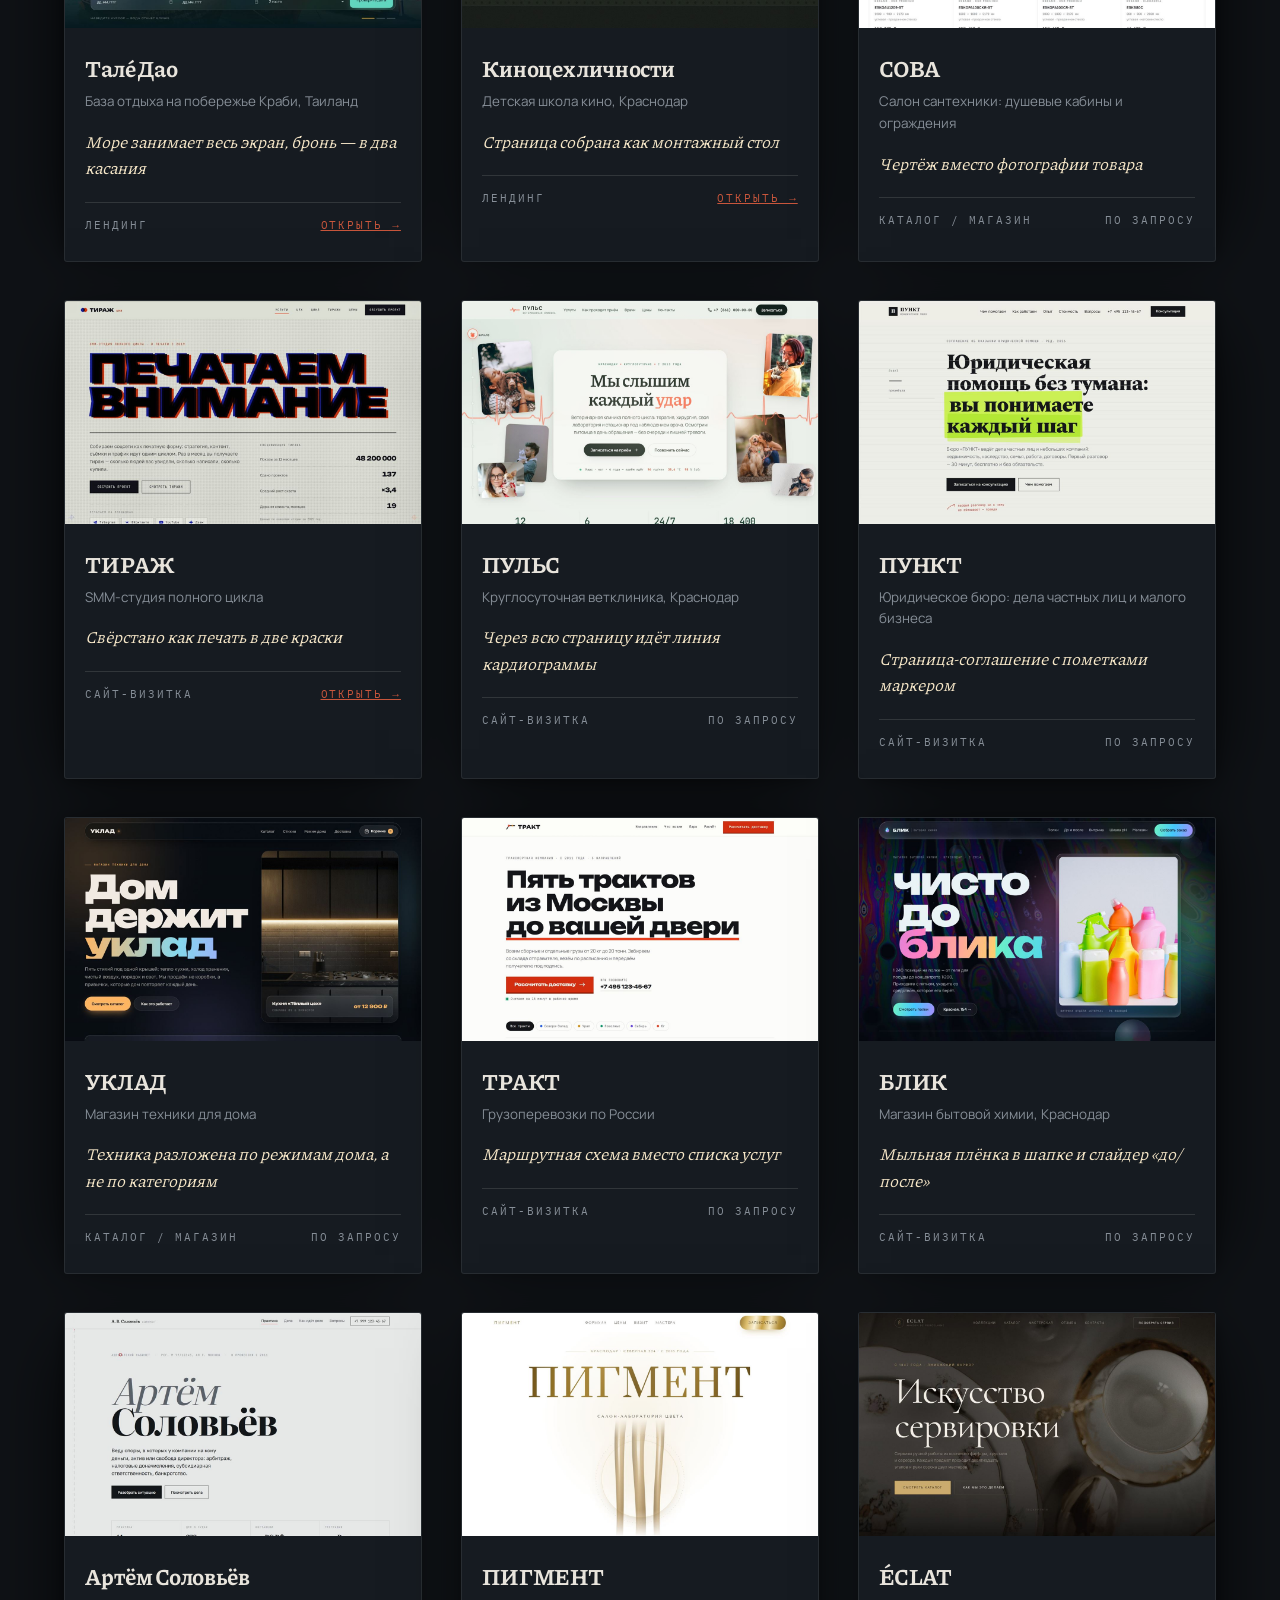
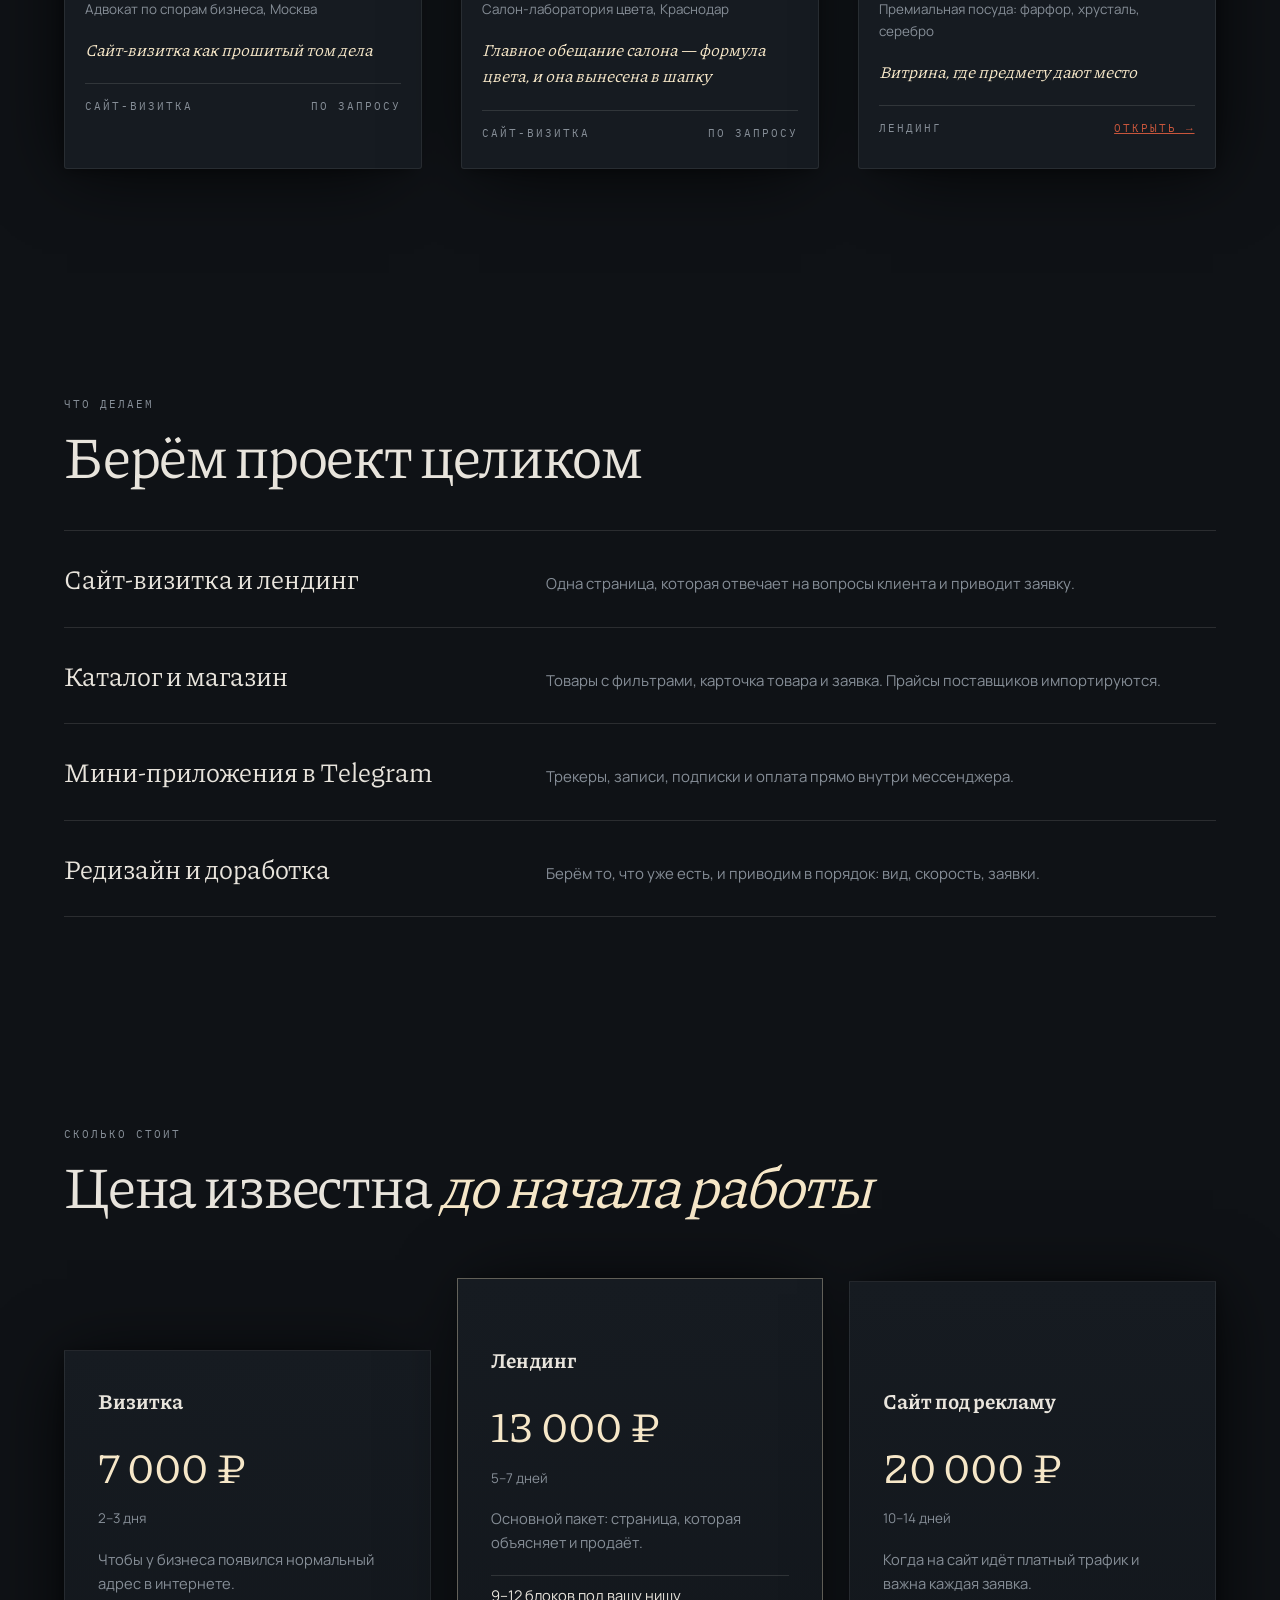
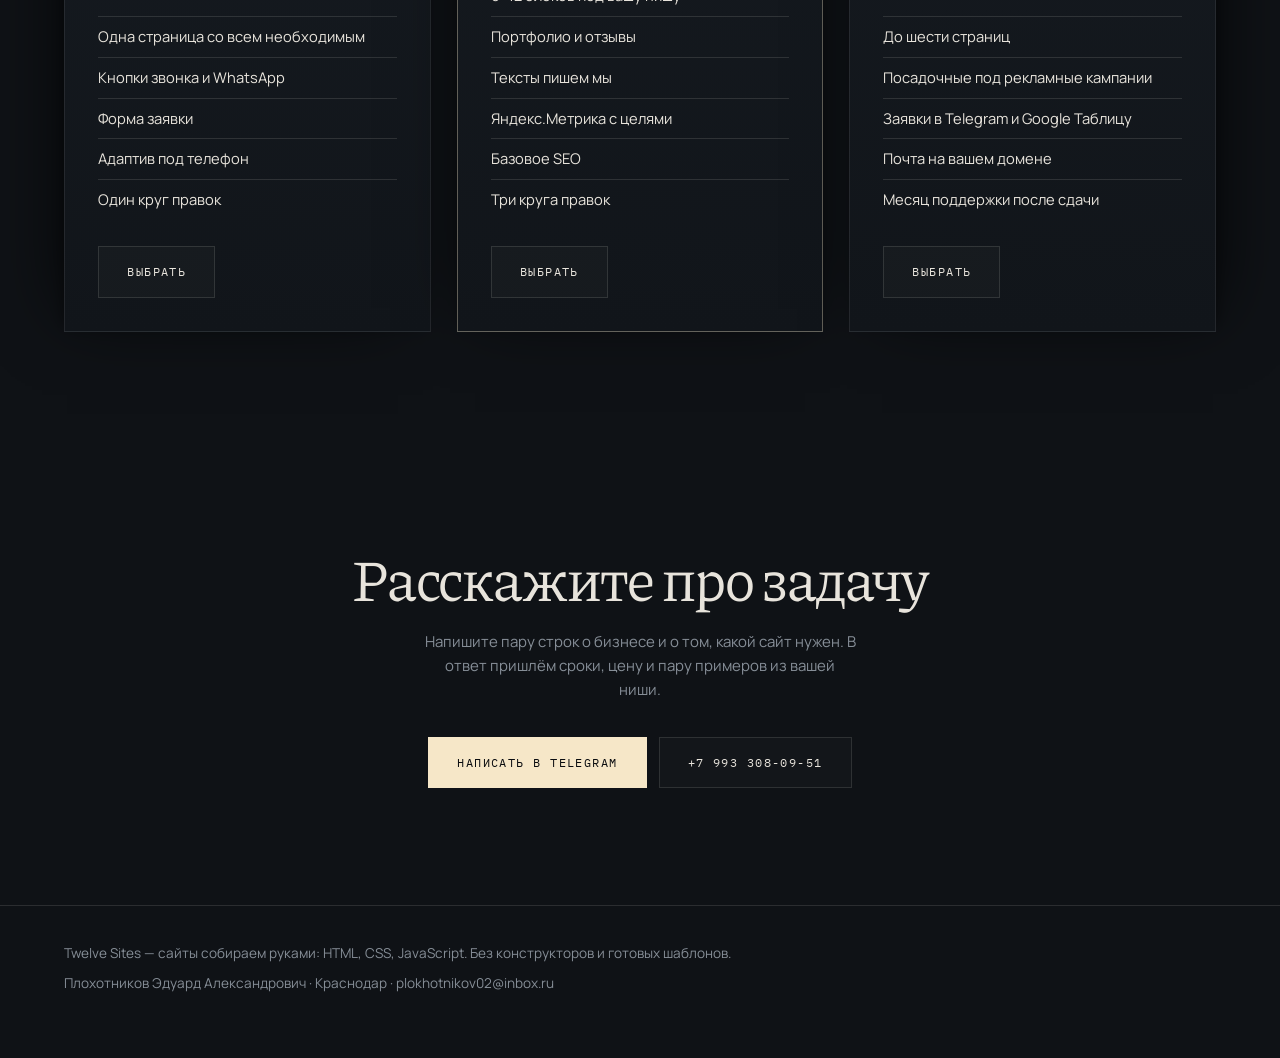
<file: prototypes/2-vitrina.html>
<!DOCTYPE html>
<html lang="ru">
<head>
<meta charset="utf-8">
<meta name="viewport" content="width=device-width, initial-scale=1">
<title>Twelve Sites — прототип «Витрина»</title>
<link rel="stylesheet" href="../assets/fonts/fonts.css">
<link rel="stylesheet" href="fonts.css">
<style>
/* ============================================================
   ПРОТОТИП 2 — «ВИТРИНА»
   Работы показаны как предметы в салоне. На всю страницу один
   источник света: он идёт за курсором, и все тени с ним согласны.
   ============================================================ */

:root {
  --night:  #0F1216;
  --deep:   #0A0C0F;
  --shelf:  #161B21;
  --light:  #F6E7C8;   /* тёплый свет */
  --glass:  #7FA6B8;
  --flame:  #C8563C;   /* единственный акцент */
  --text:   #E8E4DC;
  --muted:  #868E97;
  --hair:   rgba(232, 228, 220, .13);

  --display: 'Piazzolla', Georgia, serif;
  --body:    'Manrope', 'Golos Text', system-ui, sans-serif;
  --mono:    'IBM Plex Mono', ui-monospace, monospace;

  --lx: 50vw; --ly: 30vh;          /* положение света */
  --pad: clamp(20px, 5vw, 72px);
}

* { box-sizing: border-box; }

body {
  margin: 0; background: var(--night); color: var(--text);
  font-family: var(--body); font-size: clamp(15px, 1.05vw, 17px);
  line-height: 1.62; overflow-x: hidden;
}

/* сам свет: мягкое пятно и общее потемнение к краям */
.lamp {
  position: fixed; inset: 0; z-index: -1; pointer-events: none;
  background:
    radial-gradient(46vw 46vw at var(--lx) var(--ly),
      rgba(246, 231, 200, .16), rgba(246, 231, 200, .05) 42%, transparent 68%),
    radial-gradient(120vw 90vh at 50% -10%, #1A2028, var(--night) 60%),
    var(--night);
}
.dust {
  position: fixed; inset: 0; z-index: -1; pointer-events: none; opacity: .5;
  background-image: radial-gradient(rgba(255, 255, 255, .045) 1px, transparent 1px);
  background-size: 3px 3px;
}

a { color: inherit; }
::selection { background: var(--light); color: var(--deep); }
:focus-visible { outline: 2px solid var(--light); outline-offset: 4px; }

.skip { position: absolute; left: -999px; z-index: 20; padding: 12px 18px; background: var(--light); color: var(--deep); }
.skip:focus { left: 8px; top: 8px; }

.wrap { max-width: 1360px; margin: 0 auto; padding-inline: var(--pad); }

.tag {
  font-family: var(--mono); font-size: 11px; letter-spacing: .18em;
  text-transform: uppercase; color: var(--muted);
}

.h2 {
  font-family: var(--display); font-weight: 400;
  font-size: clamp(30px, 4.6vw, 62px); line-height: 1.02;
  letter-spacing: -.02em; margin: 0;
}
.h2 em { font-style: italic; color: var(--light); }

.btn {
  display: inline-flex; align-items: center; gap: 10px;
  padding: 15px 28px; border: 1px solid var(--hair);
  font-family: var(--mono); font-size: 12px; letter-spacing: .12em;
  text-transform: uppercase; text-decoration: none; color: var(--text);
  background: rgba(255, 255, 255, .02);
  transition: border-color .3s, background .3s, color .3s;
}
.btn:hover { border-color: var(--light); background: rgba(246, 231, 200, .07); }
.btn--solid { background: var(--light); color: var(--deep); border-color: var(--light); }
.btn--solid:hover { background: transparent; color: var(--light); }

/* ── шапка ───────────────────────────────────────────────── */
.bar {
  position: fixed; inset: 0 0 auto; z-index: 10;
  display: flex; align-items: center; gap: clamp(14px, 3vw, 40px);
  padding: 20px var(--pad);
  background: linear-gradient(#0F1216 20%, rgba(15, 18, 22, 0));
}
.bar__me { display: flex; align-items: baseline; gap: 12px; text-decoration: none; }
.bar__mark {
  font-family: var(--display); font-style: italic; font-size: 21px; letter-spacing: -.01em;
}
.bar__role { font-family: var(--mono); font-size: 11px; letter-spacing: .16em; text-transform: uppercase; color: var(--muted); }
.bar nav { margin-left: auto; display: flex; gap: clamp(14px, 2vw, 30px); }
.bar nav a {
  font-family: var(--mono); font-size: 11px; letter-spacing: .12em;
  text-transform: uppercase; text-decoration: none; color: var(--muted);
}
.bar nav a:hover { color: var(--text); }
@media (max-width: 860px) { .bar nav { display: none; } }

/* ── предметы под светом ─────────────────────────────────── */
/* --sx/--sy задаёт скрипт: направление тени от общего источника */
.lit {
  --sx: 0; --sy: 24;
  position: relative;
  box-shadow:
    calc(var(--sx) * 1px) calc(var(--sy) * 1px) 70px -18px rgba(0, 0, 0, .78),
    calc(var(--sx) * .3px) calc(var(--sy) * .3px) 14px -6px rgba(0, 0, 0, .5);
}
/* блик кладём только на стекло и картинки, не на текст */
.gloss { --gx: 50%; --gy: 0%; position: relative; }
.gloss::after {
  content: ''; position: absolute; inset: 0; pointer-events: none; z-index: 2;
  background: radial-gradient(70% 90% at var(--gx) var(--gy),
    rgba(246, 231, 200, .24), rgba(246, 231, 200, .06) 45%, transparent 72%);
  mix-blend-mode: screen;
}

/* ── первый экран ────────────────────────────────────────── */
/* только padding-block: горизонтальные поля приходят из .wrap */
.hero { min-height: 100svh; display: grid; align-content: center; padding-block: 150px 90px; }
.hero__in { display: grid; grid-template-columns: 1.05fr 1fr; gap: clamp(30px, 5vw, 70px); align-items: center; }
.hero__title {
  font-family: var(--display); font-weight: 400;
  font-size: clamp(38px, 5.1vw, 82px); line-height: 1.03;
  letter-spacing: -.028em; margin: 24px 0 0;
}
.hero__title em { font-style: italic; color: var(--light); }
.hero__lead { max-width: 44ch; color: var(--muted); margin: 30px 0 0; }
.hero__act { display: flex; flex-wrap: wrap; gap: 12px; margin-top: 34px; }

/* три предмета в воздухе */
.stage { position: relative; height: min(62vh, 560px); perspective: 1600px; }
.stage figure {
  position: absolute; margin: 0; width: 74%;
  border: 1px solid rgba(255, 255, 255, .1); border-radius: 3px; overflow: hidden;
  background: var(--shelf);
}
.stage img { display: block; width: 100%; height: auto; }
.stage .s1 { top: 2%;  left: 0;    transform: rotateY(13deg) rotateX(4deg) rotateZ(-2deg); z-index: 3; }
.stage .s2 { top: 26%; left: 22%;  transform: rotateY(9deg)  rotateX(2deg); z-index: 2; width: 70%; opacity: .92; }
.stage .s3 { top: 52%; left: 6%;   transform: rotateY(15deg) rotateX(5deg) rotateZ(1deg); z-index: 1; width: 62%; opacity: .8; }
@media (max-width: 900px) {
  .hero__in { grid-template-columns: 1fr; }
  .stage { height: 46vh; order: -1; }
  .stage figure { width: 62%; }
}

/* ── факты ───────────────────────────────────────────────── */
.facts { border-block: 1px solid var(--hair); }
.facts dl { display: grid; grid-template-columns: repeat(4, 1fr); margin: 0; }
.facts div { padding: 32px clamp(14px, 2vw, 26px) 34px; border-left: 1px solid var(--hair); }
.facts div:first-child { border-left: 0; padding-left: 0; }
.facts dt { font-family: var(--display); font-size: clamp(24px, 3vw, 40px); }
.facts dd { margin: 6px 0 0; color: var(--muted); font-size: .87rem; }
@media (max-width: 860px) { .facts dl { grid-template-columns: repeat(2, 1fr); } .facts div:nth-child(3) { border-left: 0; padding-left: 0; } }

/* ── витрина ─────────────────────────────────────────────── */
.shelf { padding-block: clamp(80px, 13vh, 160px); }
.shelf__head { display: flex; align-items: end; justify-content: space-between; gap: 30px; flex-wrap: wrap; }
.shelf__grid {
  display: grid; grid-template-columns: repeat(3, 1fr);
  gap: clamp(22px, 3vw, 46px); margin-top: clamp(44px, 7vh, 80px);
}
.item {
  background: var(--shelf); border: 1px solid rgba(255, 255, 255, .08); border-radius: 3px;
  overflow: hidden; text-decoration: none; display: block;
  transition: transform .55s cubic-bezier(.2, .8, .2, 1);
}
.item:hover { transform: translateY(-10px); }
.item__pic { position: relative; overflow: hidden; background: var(--deep); }
.item__pic img {
  display: block; width: 100%; height: auto; aspect-ratio: 16 / 10; object-fit: cover; object-position: top;
  transition: transform 1.1s cubic-bezier(.2, .8, .2, 1);
}
.item:hover .item__pic img { transform: scale(1.04); }
.item__body { padding: 22px clamp(16px, 1.6vw, 26px) 26px; }
.item__name {
  font-family: var(--display); font-size: 1.42rem; margin: 0; letter-spacing: -.01em;
}
.item__field { margin: 4px 0 0; color: var(--muted); font-size: .84rem; }
.item__idea {
  margin: 16px 0 0; font-style: italic; font-family: var(--display); font-size: 1.02rem; color: var(--light);
}
.item__foot {
  margin-top: 20px; padding-top: 14px; border-top: 1px solid var(--hair);
  display: flex; justify-content: space-between; gap: 10px;
}
.item__live { color: var(--flame); }
@media (max-width: 1000px) { .shelf__grid { grid-template-columns: repeat(2, 1fr); } }
@media (max-width: 620px)  { .shelf__grid { grid-template-columns: 1fr; } }

/* ── услуги: тонкие строки, без карточек ─────────────────── */
.serv { padding-block: clamp(70px, 11vh, 140px); }
.serv__rows { margin-top: clamp(36px, 5vh, 60px); border-top: 1px solid var(--hair); }
.serv__row {
  display: grid; grid-template-columns: 0.9fr 1.4fr; gap: clamp(16px, 4vw, 60px);
  padding: 26px 0; border-bottom: 1px solid var(--hair); align-items: baseline;
}
.serv__row h3 { font-family: var(--display); font-size: clamp(19px, 2.1vw, 30px); font-weight: 400; margin: 0; }
.serv__row p { margin: 0; color: var(--muted); }
@media (max-width: 700px) { .serv__row { grid-template-columns: 1fr; gap: 8px; } }

/* ── цены как три подставки разной высоты ────────────────── */
.prices { padding-block: clamp(70px, 11vh, 150px); }
.plinths {
  display: grid; grid-template-columns: repeat(3, 1fr); gap: clamp(16px, 2vw, 30px);
  align-items: end; margin-top: clamp(44px, 7vh, 80px);
}
.plinth {
  background: linear-gradient(180deg, var(--shelf), #11151A);
  border: 1px solid rgba(255, 255, 255, .08);
  padding: clamp(26px, 2.6vw, 40px); display: flex; flex-direction: column;
}
.plinth--1 { margin-bottom: 0; }
.plinth--2 { padding-top: clamp(46px, 5vw, 74px); border-color: rgba(246, 231, 200, .35); }
.plinth--3 { padding-top: clamp(66px, 8vw, 112px); }
.plinth__name { font-family: var(--display); font-size: 1.3rem; margin: 0; }
.plinth__price { font-family: var(--display); font-size: clamp(30px, 3.6vw, 50px); margin: 10px 0 0; color: var(--light); }
.plinth__term { color: var(--muted); font-size: .84rem; margin: 6px 0 0; }
.plinth__about { margin: 18px 0 0; color: var(--muted); font-size: .92rem; }
.plinth ul { list-style: none; padding: 0; margin: 20px 0 26px; font-size: .92rem; }
.plinth li { padding: 8px 0; border-top: 1px solid var(--hair); }
.plinth .btn { margin-top: auto; align-self: flex-start; }
@media (max-width: 860px) {
  .plinths { grid-template-columns: 1fr; }
  .plinth--2, .plinth--3 { padding-top: clamp(26px, 2.6vw, 40px); }
}

/* ── призыв ──────────────────────────────────────────────── */
.cta { padding-block: clamp(80px, 13vh, 160px); text-align: center; }
.cta p { color: var(--muted); max-width: 48ch; margin: 22px auto 0; }
.cta__act { display: flex; gap: 12px; justify-content: center; flex-wrap: wrap; margin-top: 34px; }

.foot { border-top: 1px solid var(--hair); padding-block: 36px 56px; color: var(--muted); font-size: .85rem; }
.foot p { margin: 0 0 8px; }

/* появление предметов: translate отдельным свойством, чтобы
   не спорить с transform на наведении */
.rise { opacity: 0; translate: 0 26px; }
.rise.is-on { opacity: 1; translate: 0 0; transition: opacity .8s ease, translate .8s cubic-bezier(.2, .8, .2, 1); }

@media (prefers-reduced-motion: reduce) {
  * { transition-duration: .01ms !important; }
  .rise { opacity: 1; translate: 0 0; }
}
</style>
</head>
<body>

<div class="lamp" aria-hidden="true"></div>
<div class="dust" aria-hidden="true"></div>
<a class="skip" href="#main">Перейти к содержанию</a>

<header class="bar">
  <a class="bar__me" href="#main">
    <span class="bar__mark">Twelve Sites</span>
    <span class="bar__role">веб-студия</span>
  </a>
  <nav aria-label="Разделы">
    <a href="#shelf">Работы</a>
    <a href="#serv">Услуги</a>
    <a href="#prices">Цены</a>
    <a href="#cta">Контакты</a>
  </nav>
</header>

<main id="main">

  <section class="hero wrap">
    <div class="hero__in">
      <div>
        <p class="tag">Веб-студия · Краснодар · работаем по всей России</p>
        <h1 class="hero__title">Сайты, которые не похожи на <em>соседей по нише</em></h1>
        <p class="hero__lead">
          Придумываем визуальную идею, рисуем, верстаем руками и выкладываем
          в интернет. От первого разговора до работающего адреса — без агентской
          надстройки, конструкторов и готовых шаблонов.
        </p>
        <div class="hero__act">
          <a class="btn btn--solid" href="#cta">Обсудить проект</a>
          <a class="btn" href="#prices">Узнать стоимость</a>
        </div>
      </div>
      <div class="stage" id="stage" aria-hidden="true"></div>
    </div>
  </section>

  <section class="facts" aria-label="Коротко о студии">
    <div class="wrap">
      <dl>
        <div><dt>7 000 ₽</dt><dd>минимальный бюджет: визитка под ключ</dd></div>
        <div><dt>2–14</dt><dd>дней от брифа до публикации</dd></div>
        <div><dt>50/50</dt><dd>половина вперёд, половина при сдаче</dd></div>
        <div><dt>100%</dt><dd>сайтов адаптированы под телефон</dd></div>
      </dl>
    </div>
  </section>

  <section class="shelf wrap" id="shelf">
    <div class="shelf__head">
      <div>
        <p class="tag">Работы</p>
        <h2 class="h2">У каждой вещи <em>своё место</em></h2>
      </div>
      <p class="tag">Наведите — предмет поднимется к свету</p>
    </div>
    <div class="shelf__grid" id="grid"></div>
  </section>

  <section class="serv wrap" id="serv">
    <p class="tag">Что делаем</p>
    <h2 class="h2">Берём проект целиком</h2>
    <div class="serv__rows">
      <div class="serv__row">
        <h3>Сайт-визитка и лендинг</h3>
        <p>Одна страница, которая отвечает на вопросы клиента и приводит заявку.</p>
      </div>
      <div class="serv__row">
        <h3>Каталог и магазин</h3>
        <p>Товары с фильтрами, карточка товара и заявка. Прайсы поставщиков импортируются.</p>
      </div>
      <div class="serv__row">
        <h3>Мини-приложения в Telegram</h3>
        <p>Трекеры, записи, подписки и оплата прямо внутри мессенджера.</p>
      </div>
      <div class="serv__row">
        <h3>Редизайн и доработка</h3>
        <p>Берём то, что уже есть, и приводим в порядок: вид, скорость, заявки.</p>
      </div>
    </div>
  </section>

  <section class="prices wrap" id="prices">
    <p class="tag">Сколько стоит</p>
    <h2 class="h2">Цена известна <em>до начала работы</em></h2>
    <div class="plinths" id="plinths"></div>
  </section>

  <section class="cta wrap" id="cta">
    <h2 class="h2">Расскажите про задачу</h2>
    <p>Напишите пару строк о бизнесе и о том, какой сайт нужен. В ответ пришлём
      сроки, цену и пару примеров из вашей ниши.</p>
    <div class="cta__act">
      <a class="btn btn--solid" href="https://t.me/edward_Proishodit">Написать в Telegram</a>
      <a class="btn" href="tel:+79933080951">+7 993 308-09-51</a>
    </div>
  </section>

</main>

<footer class="foot wrap">
  <p>Twelve Sites — сайты собираем руками: HTML, CSS, JavaScript. Без конструкторов и готовых шаблонов.</p>
  <p>Плохотников Эдуард Александрович · Краснодар · plokhotnikov02@inbox.ru</p>
</footer>

<script src="data.js"></script>
<script>
const shot = (id, sort) => `../assets/shots/${id}-${sort}.jpg`;
const lessMotion = window.matchMedia('(prefers-reduced-motion: reduce)');

/* ── три предмета в первом экране ────────────────────────── */
const stage = document.getElementById('stage');
['talay-dao', 'pigment', 'eclat'].forEach((id, i) => {
  const w = WORKS.find((x) => x.id === id);
  const fig = document.createElement('figure');
  fig.className = `lit gloss s${i + 1}`;
  fig.innerHTML = `<img src="${shot(w.id, 'hero')}" alt="" width="1200" height="750">`;
  stage.append(fig);
});

/* ── витрина ─────────────────────────────────────────────── */
const grid = document.getElementById('grid');
WORKS.forEach((w) => {
  const card = document.createElement('article');
  card.className = 'item lit rise';
  card.innerHTML = `
    <div class="item__pic gloss"><img src="${shot(w.id, 'hero')}" alt="Сайт «${w.name}»" loading="lazy" width="1200" height="750"></div>
    <div class="item__body">
      <h3 class="item__name">${w.name}</h3>
      <p class="item__field">${w.field}</p>
      <p class="item__idea">${w.idea}</p>
      <div class="item__foot">
        <span class="tag">${KIND_NAME[w.kind]}</span>
        ${w.live ? `<a class="tag item__live" href="${w.live}" target="_blank" rel="noopener">Открыть →</a>` : '<span class="tag">по запросу</span>'}
      </div>
    </div>`;
  grid.append(card);
});

/* ── цены: подставки разной высоты ───────────────────────── */
const plinths = document.getElementById('plinths');
PRICES.forEach((plan, i) => {
  const box = document.createElement('article');
  box.className = `plinth lit plinth--${i + 1}`;
  box.innerHTML = `
    <h3 class="plinth__name">${plan.name}</h3>
    <p class="plinth__price">${plan.price}</p>
    <p class="plinth__term">${plan.term}</p>
    <p class="plinth__about">${plan.about}</p>
    <ul>${plan.items.map((t) => `<li>${t}</li>`).join('')}</ul>
    <a class="btn" href="#cta">Выбрать</a>`;
  plinths.append(box);
});

/* ── один свет на всю страницу ───────────────────────────────
   Каждый предмет спрашивает у общего источника, куда падает
   его тень и где на нём блик. Пересчёт — один раз за кадр. */
const root = document.documentElement;
let lx = window.innerWidth * 0.5;
let ly = window.innerHeight * 0.28;
let queued = false;

function relight() {
  queued = false;
  root.style.setProperty('--lx', `${lx}px`);
  root.style.setProperty('--ly', `${ly}px`);

  document.querySelectorAll('.lit, .gloss').forEach((el) => {
    const r = el.getBoundingClientRect();
    if (r.bottom < -200 || r.top > window.innerHeight + 200) return;

    const cx = r.left + r.width / 2;
    const cy = r.top + r.height / 2;
    const dx = cx - lx;
    const dy = cy - ly;
    const far = Math.hypot(dx, dy) || 1;
    const push = Math.min(far / 26, 34);          // чем дальше от лампы, тем длиннее тень

    el.style.setProperty('--sx', (dx / far * push).toFixed(1));
    el.style.setProperty('--sy', (dy / far * push + 10).toFixed(1));
    el.style.setProperty('--gx', `${((lx - r.left) / r.width * 100).toFixed(1)}%`);
    el.style.setProperty('--gy', `${((ly - r.top) / r.height * 100).toFixed(1)}%`);
  });
}

function ask() { if (!queued) { queued = true; requestAnimationFrame(relight); } }

window.addEventListener('pointermove', (e) => { lx = e.clientX; ly = e.clientY; ask(); }, { passive: true });
window.addEventListener('scroll', ask, { passive: true });
window.addEventListener('resize', ask);
relight();

/* ── появление ───────────────────────────────────────────── */
if (!lessMotion.matches) {
  const eye = new IntersectionObserver((entries) => {
    entries.forEach((e, i) => {
      if (!e.isIntersecting) return;
      setTimeout(() => e.target.classList.add('is-on'), i * 70);
      eye.unobserve(e.target);
    });
  }, { rootMargin: '0px 0px -12% 0px' });
  document.querySelectorAll('.rise').forEach((el) => eye.observe(el));
} else {
  document.querySelectorAll('.rise').forEach((el) => el.classList.add('is-on'));
}
</script>
</body>
</html>
</file>
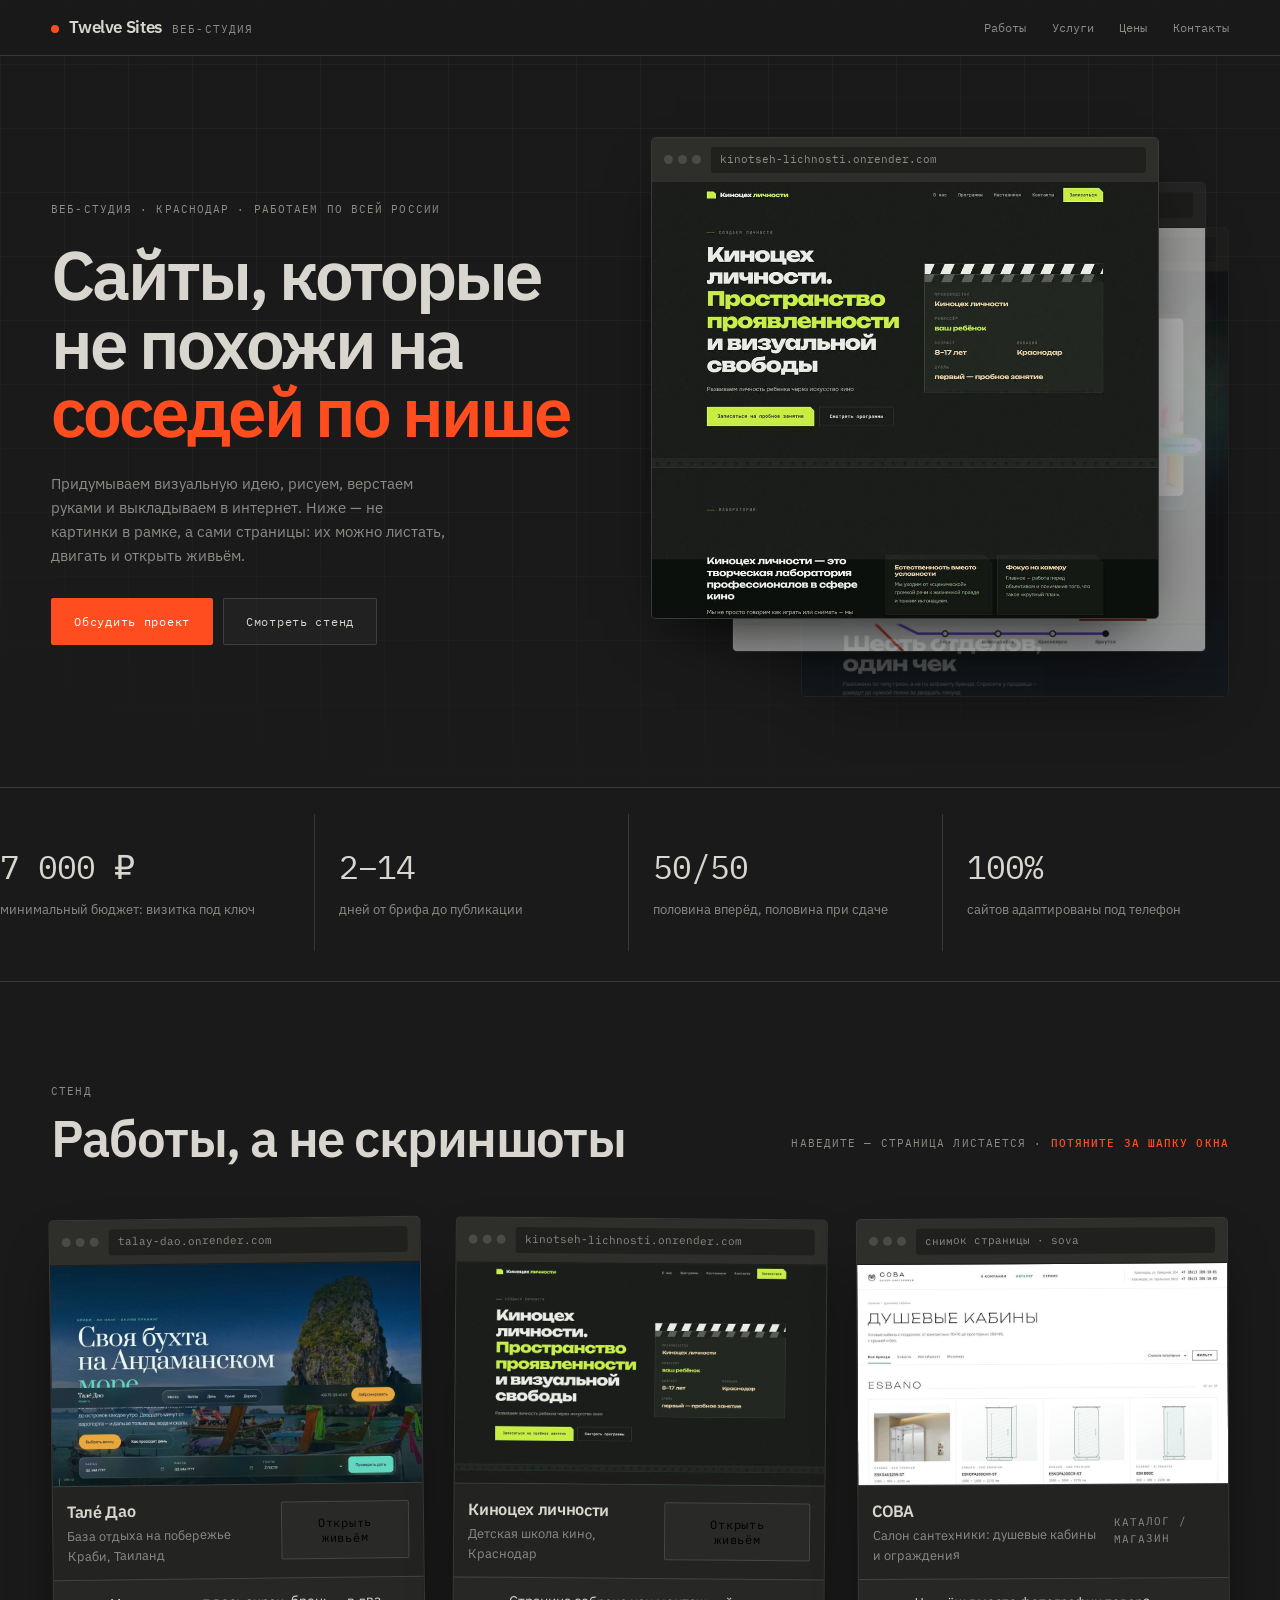
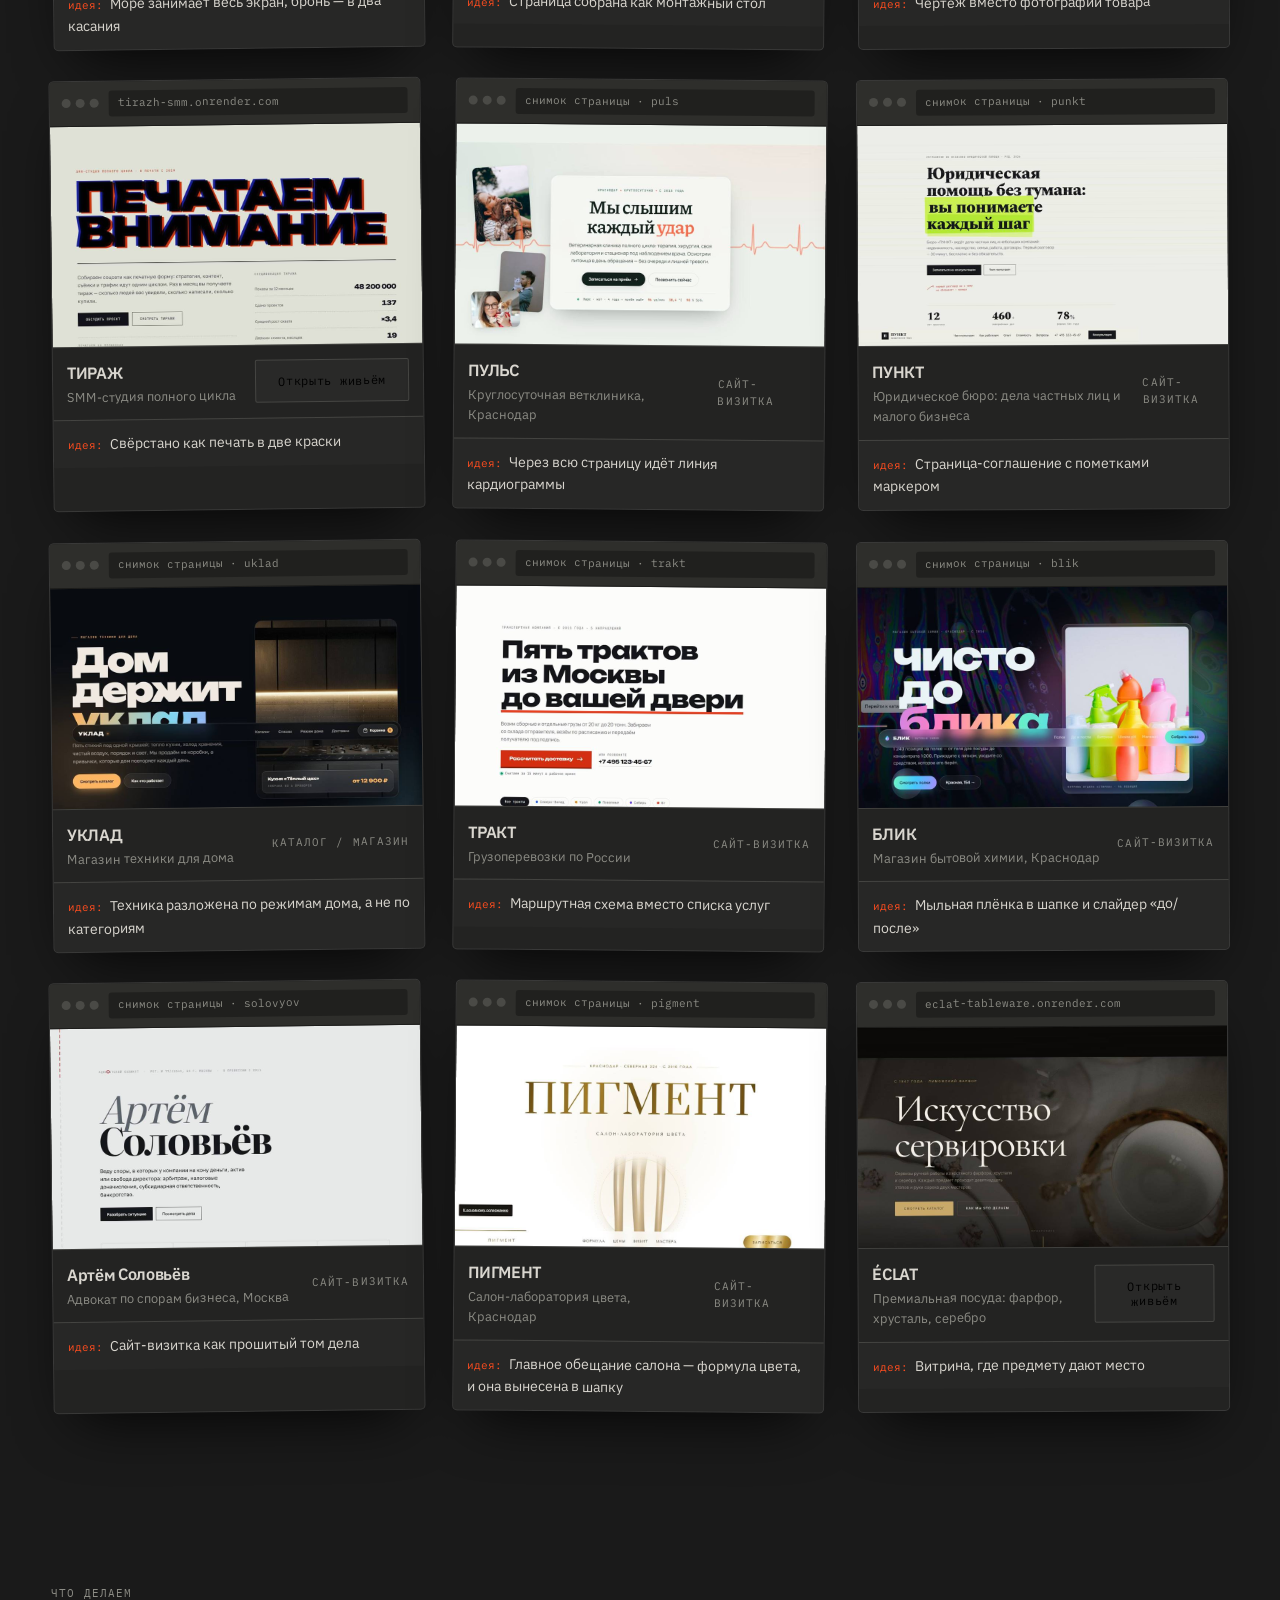
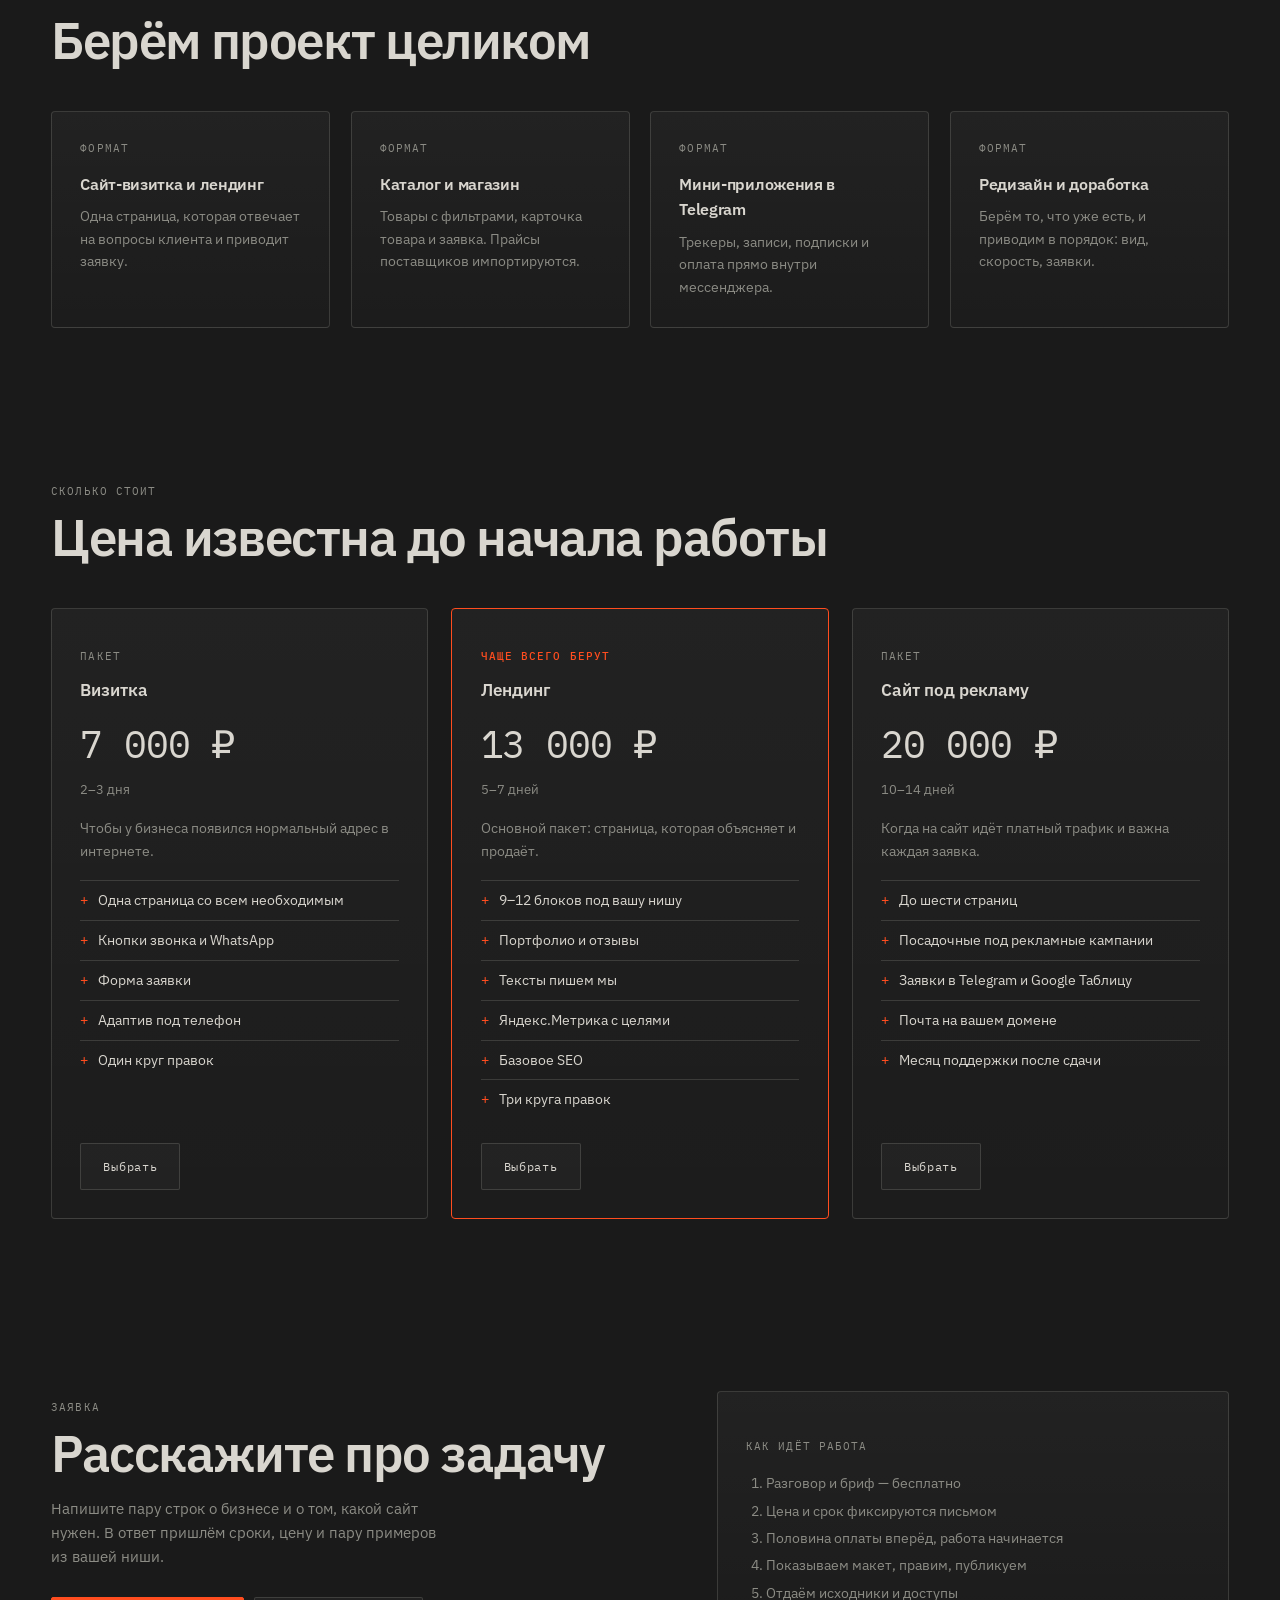
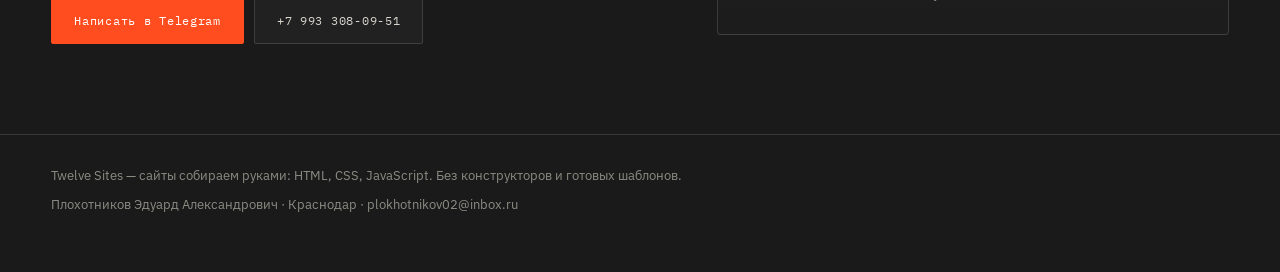
<file: prototypes/3-stend.html>
<!DOCTYPE html>
<html lang="ru">
<head>
<meta charset="utf-8">
<meta name="viewport" content="width=device-width, initial-scale=1">
<title>Twelve Sites — прототип «Живой стенд»</title>
<link rel="stylesheet" href="../assets/fonts/fonts.css">
<link rel="stylesheet" href="fonts.css">
<style>
/* ============================================================
   ПРОТОТИП 3 — «ЖИВОЙ СТЕНД»
   Не картинки, а работающие сайты в окнах. Окна лежат на столе
   внахлёст, их можно таскать и поднимать наверх.
   ============================================================ */

:root {
  --desk:   #1A1A1A;
  --desk-2: #232322;
  --chrome: #2E2E2B;
  --paper:  #D9D6CF;
  --muted:  #8C8C85;
  --hair:   rgba(217, 214, 207, .16);
  --mark:   #FF4D1F;

  --sans: 'IBM Plex Sans', system-ui, sans-serif;
  --mono: 'IBM Plex Mono', ui-monospace, monospace;

  --pad: clamp(18px, 4vw, 64px);
}

* { box-sizing: border-box; }

body {
  margin: 0; background: var(--desk); color: var(--paper);
  font-family: var(--sans); font-size: clamp(15px, 1.02vw, 16px);
  line-height: 1.6; overflow-x: hidden;
}

/* поверхность стола */
.desk {
  position: fixed; inset: 0; z-index: -1; pointer-events: none;
  background-image:
    linear-gradient(var(--hair) 1px, transparent 1px),
    linear-gradient(90deg, var(--hair) 1px, transparent 1px);
  background-size: 64px 64px;
  opacity: .28;
  mask-image: radial-gradient(120vw 100vh at 50% 20%, #000 30%, transparent 78%);
}

a { color: inherit; }
::selection { background: var(--mark); color: #fff; }
:focus-visible { outline: 2px solid var(--mark); outline-offset: 3px; }
.skip { position: absolute; left: -999px; z-index: 40; padding: 12px 18px; background: var(--mark); color: #fff; }
.skip:focus { left: 8px; top: 8px; }

.wrap { max-width: 1400px; margin: 0 auto; padding-inline: var(--pad); }

.tag {
  font-family: var(--mono); font-size: 11px; letter-spacing: .1em;
  text-transform: uppercase; color: var(--muted);
}
.tag b { color: var(--mark); font-weight: 500; }

.h2 {
  font-family: var(--sans); font-weight: 600;
  font-size: clamp(28px, 4vw, 54px); line-height: 1.02;
  letter-spacing: -.03em; margin: 10px 0 0;
}

.btn {
  display: inline-flex; align-items: center; gap: 9px;
  padding: 13px 22px; border: 1px solid var(--hair); border-radius: 2px;
  font-family: var(--mono); font-size: 12px; letter-spacing: .06em;
  text-decoration: none; background: rgba(255, 255, 255, .03);
  transition: border-color .2s, background .2s, color .2s;
}
.btn:hover { border-color: var(--paper); }
.btn--mark { background: var(--mark); border-color: var(--mark); color: #fff; }
.btn--mark:hover { background: #ff6a45; border-color: #ff6a45; }

/* ── шапка ───────────────────────────────────────────────── */
.bar {
  position: sticky; top: 0; z-index: 30;
  display: flex; align-items: center; gap: clamp(12px, 3vw, 36px);
  padding: 14px var(--pad);
  background: rgba(26, 26, 26, .86); backdrop-filter: blur(8px);
  border-bottom: 1px solid var(--hair);
}
.bar__me { display: flex; align-items: baseline; gap: 10px; text-decoration: none; }
.bar__mark { font-weight: 600; letter-spacing: -.02em; font-size: 17px; }
.bar__dot { width: 8px; height: 8px; border-radius: 50%; background: var(--mark); }
.bar nav { margin-left: auto; display: flex; gap: clamp(12px, 2vw, 26px); }
.bar nav a { font-family: var(--mono); font-size: 12px; text-decoration: none; color: var(--muted); }
.bar nav a:hover { color: var(--paper); }
@media (max-width: 860px) { .bar nav { display: none; } }

/* ── окно ────────────────────────────────────────────────── */
.win {
  background: var(--desk-2);
  border: 1px solid rgba(255, 255, 255, .1); border-radius: 5px;
  box-shadow: 0 26px 60px -24px rgba(0, 0, 0, .9);
  overflow: hidden; position: relative;
  z-index: var(--z, 1);
}
.win__top {
  display: flex; align-items: center; gap: 10px;
  padding: 9px 12px; background: var(--chrome);
  border-bottom: 1px solid rgba(0, 0, 0, .4);
  cursor: grab; touch-action: none; user-select: none;
}
.win__top:active { cursor: grabbing; }
.win__lights { display: flex; gap: 5px; flex: none; }
.win__lights i { width: 9px; height: 9px; border-radius: 50%; background: #4A4A46; }
.win__url {
  flex: 1; min-width: 0; font-family: var(--mono); font-size: 11px; color: var(--muted);
  white-space: nowrap; overflow: hidden; text-overflow: ellipsis;
  background: rgba(0, 0, 0, .3); border-radius: 3px; padding: 4px 9px;
}
.win__view { position: relative; overflow: hidden; background: #101010; }
.win__view img {
  display: block; width: 100%; height: auto;
  transition: transform 1.1s ease;      /* обратно — быстро */
}
.win:hover .win__view img {
  transform: translateY(calc(-100% + 100px));
  transition: transform 11s linear;     /* листаем — медленно */
}
.win__view iframe { display: block; width: 100%; height: 100%; border: 0; background: #fff; }
.win__foot {
  display: flex; align-items: center; justify-content: space-between; gap: 12px;
  padding: 12px 14px; border-top: 1px solid var(--hair);
}

/* ── первый экран ────────────────────────────────────────── */
/* только padding-block: горизонтальные поля приходят из .wrap */
.hero { padding-block: clamp(50px, 9vh, 110px) clamp(60px, 10vh, 130px); }
.hero__in { display: grid; grid-template-columns: 1fr 1.08fr; gap: clamp(30px, 5vw, 76px); align-items: center; }
.hero__title {
  font-weight: 600; font-size: clamp(36px, 5.4vw, 76px); line-height: .99;
  letter-spacing: -.045em; margin: 22px 0 0; max-width: 14ch;
}
.hero__title u { text-decoration: none; color: var(--mark); }
.hero__lead { max-width: 44ch; color: var(--muted); margin: 26px 0 0; }
.hero__act { display: flex; flex-wrap: wrap; gap: 10px; margin-top: 30px; }
.hero__stack { position: relative; height: min(64vh, 560px); }
.hero__stack .win { position: absolute; }
.hero__stack .win:nth-child(1) { inset: 0 12% 14% 0; z-index: 3; }
.hero__stack .win:nth-child(2) { inset: 8% 4% 8% 14%; z-index: 2; opacity: .55; }
.hero__stack .win:nth-child(3) { inset: 16% 0 0 26%;  z-index: 1; opacity: .3; }
.hero__stack .win__view { height: calc(100% - 37px); }
.hero__stack .win__view img { animation: creep 26s linear infinite alternate; transition: none; }
@keyframes creep { from { transform: translateY(0); } to { transform: translateY(calc(-100% + 300px)); } }
@media (max-width: 960px) {
  .hero__in { grid-template-columns: 1fr; }
  .hero__stack { height: 54vh; }
}

/* ── стенд ───────────────────────────────────────────────── */
.stand { padding-block: clamp(60px, 10vh, 130px); }
.stand__head { display: flex; align-items: end; justify-content: space-between; gap: 24px; flex-wrap: wrap; }
.stand__grid {
  display: grid; grid-template-columns: repeat(3, 1fr);
  gap: clamp(20px, 2.4vw, 40px); margin-top: clamp(36px, 6vh, 66px);
}
.stand__grid .win { transition: rotate .4s ease; }
.stand__grid .win:nth-child(3n+1) { rotate: -.7deg; }
.stand__grid .win:nth-child(3n+2) { rotate:  .5deg; }
.stand__grid .win:nth-child(3n+3) { rotate: -.3deg; }
.stand__grid .win:hover { rotate: 0deg; }
.stand__grid .win__view { height: 220px; }
.win__name { font-weight: 600; font-size: 1.02rem; margin: 0; letter-spacing: -.02em; }
.win__field { margin: 2px 0 0; font-size: .8rem; color: var(--muted); }
.win__idea {
  margin: 0; padding: 12px 14px; font-size: .88rem; color: var(--paper);
  border-top: 1px solid var(--hair); background: rgba(255, 255, 255, .02);
}
.win__idea::before { content: 'идея: '; color: var(--mark); font-family: var(--mono); font-size: 11px; }
@media (max-width: 1040px) { .stand__grid { grid-template-columns: repeat(2, 1fr); } }
@media (max-width: 660px)  { .stand__grid { grid-template-columns: 1fr; } .stand__grid .win { rotate: 0deg !important; } }

/* ── панели на столе ─────────────────────────────────────── */
.panel {
  border: 1px solid var(--hair); border-radius: 4px;
  background: linear-gradient(180deg, rgba(255, 255, 255, .035), rgba(255, 255, 255, .012));
  padding: clamp(22px, 2.2vw, 34px);
}
.serv { padding-block: clamp(50px, 8vh, 110px); }
.serv__grid { display: grid; grid-template-columns: repeat(4, 1fr); gap: clamp(14px, 1.6vw, 24px); margin-top: clamp(30px, 5vh, 56px); }
.serv__grid h3 { margin: 0 0 8px; font-size: 1rem; font-weight: 600; letter-spacing: -.02em; }
.serv__grid p { margin: 0; color: var(--muted); font-size: .88rem; }
.serv__grid .tag { display: block; margin-bottom: 14px; }
@media (max-width: 900px) { .serv__grid { grid-template-columns: repeat(2, 1fr); } }
@media (max-width: 520px) { .serv__grid { grid-template-columns: 1fr; } }

.facts { border-block: 1px solid var(--hair); }
.facts dl { display: grid; grid-template-columns: repeat(4, 1fr); margin: 0; }
.facts div { padding: 26px clamp(12px, 2vw, 24px) 30px; border-left: 1px solid var(--hair); }
.facts div:first-child { border-left: 0; padding-left: 0; }
.facts dt { font-family: var(--mono); font-size: clamp(22px, 2.6vw, 34px); letter-spacing: -.03em; }
.facts dd { margin: 6px 0 0; color: var(--muted); font-size: .84rem; }
@media (max-width: 860px) { .facts dl { grid-template-columns: repeat(2, 1fr); } .facts div:nth-child(3) { border-left: 0; padding-left: 0; } }

/* ── цены ────────────────────────────────────────────────── */
.prices { padding-block: clamp(50px, 8vh, 110px); }
.prices__grid { display: grid; grid-template-columns: repeat(3, 1fr); gap: clamp(14px, 1.8vw, 26px); margin-top: clamp(30px, 5vh, 56px); }
.plan { display: flex; flex-direction: column; }
.plan--pop { border-color: var(--mark); }
.plan__name { margin: 0; font-size: 1.05rem; font-weight: 600; }
.plan__price { font-family: var(--mono); font-size: clamp(26px, 3vw, 40px); margin: 10px 0 0; letter-spacing: -.03em; }
.plan__term { font-size: .82rem; color: var(--muted); margin: 4px 0 0; }
.plan__about { margin: 16px 0 0; color: var(--muted); font-size: .9rem; }
.plan ul { list-style: none; padding: 0; margin: 18px 0 24px; font-size: .89rem; }
.plan li { padding: 8px 0 8px 18px; border-top: 1px solid var(--hair); position: relative; }
.plan li::before { content: '+'; position: absolute; left: 0; color: var(--mark); font-family: var(--mono); }
.plan .btn { margin-top: auto; align-self: flex-start; }
@media (max-width: 860px) { .prices__grid { grid-template-columns: 1fr; } }

/* ── призыв ──────────────────────────────────────────────── */
.cta { padding-block: clamp(60px, 10vh, 130px); }
.cta__in { display: grid; grid-template-columns: 1.2fr 1fr; gap: clamp(24px, 4vw, 60px); align-items: center; }
.cta p { color: var(--muted); max-width: 44ch; margin: 18px 0 0; }
.cta__act { display: flex; gap: 10px; flex-wrap: wrap; margin-top: 28px; }
@media (max-width: 800px) { .cta__in { grid-template-columns: 1fr; } }

.foot { border-top: 1px solid var(--hair); padding-block: 30px 50px; color: var(--muted); font-size: .84rem; }
.foot p { margin: 0 0 7px; }

@media (prefers-reduced-motion: reduce) {
  * { animation: none !important; transition-duration: .01ms !important; }
}
</style>
</head>
<body>

<div class="desk" aria-hidden="true"></div>
<a class="skip" href="#main">Перейти к содержанию</a>

<header class="bar">
  <a class="bar__me" href="#main">
    <span class="bar__dot" aria-hidden="true"></span>
    <span class="bar__mark">Twelve Sites</span>
    <span class="tag">веб-студия</span>
  </a>
  <nav aria-label="Разделы">
    <a href="#stand">Работы</a>
    <a href="#serv">Услуги</a>
    <a href="#prices">Цены</a>
    <a href="#cta">Контакты</a>
  </nav>
</header>

<main id="main">

  <section class="hero wrap">
    <div class="hero__in">
      <div>
        <p class="tag">Веб-студия · Краснодар · работаем по всей России</p>
        <h1 class="hero__title">Сайты, которые не похожи на <u>соседей по нише</u></h1>
        <p class="hero__lead">
          Придумываем визуальную идею, рисуем, верстаем руками и выкладываем
          в интернет. Ниже — не картинки в рамке, а сами страницы: их можно
          листать, двигать и открыть живьём.
        </p>
        <div class="hero__act">
          <a class="btn btn--mark" href="#cta">Обсудить проект</a>
          <a class="btn" href="#stand">Смотреть стенд</a>
        </div>
      </div>
      <div class="hero__stack" id="stack" aria-hidden="true"></div>
    </div>
  </section>

  <section class="facts" aria-label="Коротко о студии">
    <div class="wrap">
      <dl>
        <div><dt>7 000 ₽</dt><dd>минимальный бюджет: визитка под ключ</dd></div>
        <div><dt>2–14</dt><dd>дней от брифа до публикации</dd></div>
        <div><dt>50/50</dt><dd>половина вперёд, половина при сдаче</dd></div>
        <div><dt>100%</dt><dd>сайтов адаптированы под телефон</dd></div>
      </dl>
    </div>
  </section>

  <section class="stand wrap" id="stand">
    <div class="stand__head">
      <div>
        <p class="tag">Стенд</p>
        <h2 class="h2">Работы, а не скриншоты</h2>
      </div>
      <p class="tag">Наведите — страница листается · <b>потяните за шапку окна</b></p>
    </div>
    <div class="stand__grid" id="grid"></div>
  </section>

  <section class="serv wrap" id="serv">
    <p class="tag">Что делаем</p>
    <h2 class="h2">Берём проект целиком</h2>
    <div class="serv__grid">
      <article class="panel">
        <span class="tag">формат</span>
        <h3>Сайт-визитка и лендинг</h3>
        <p>Одна страница, которая отвечает на вопросы клиента и приводит заявку.</p>
      </article>
      <article class="panel">
        <span class="tag">формат</span>
        <h3>Каталог и магазин</h3>
        <p>Товары с фильтрами, карточка товара и заявка. Прайсы поставщиков импортируются.</p>
      </article>
      <article class="panel">
        <span class="tag">формат</span>
        <h3>Мини-приложения в Telegram</h3>
        <p>Трекеры, записи, подписки и оплата прямо внутри мессенджера.</p>
      </article>
      <article class="panel">
        <span class="tag">формат</span>
        <h3>Редизайн и доработка</h3>
        <p>Берём то, что уже есть, и приводим в порядок: вид, скорость, заявки.</p>
      </article>
    </div>
  </section>

  <section class="prices wrap" id="prices">
    <p class="tag">Сколько стоит</p>
    <h2 class="h2">Цена известна до начала работы</h2>
    <div class="prices__grid" id="prices-grid"></div>
  </section>

  <section class="cta wrap" id="cta">
    <div class="cta__in">
      <div>
        <p class="tag">Заявка</p>
        <h2 class="h2">Расскажите про задачу</h2>
        <p>Напишите пару строк о бизнесе и о том, какой сайт нужен. В ответ пришлём
          сроки, цену и пару примеров из вашей ниши.</p>
        <div class="cta__act">
          <a class="btn btn--mark" href="https://t.me/edward_Proishodit">Написать в Telegram</a>
          <a class="btn" href="tel:+79933080951">+7 993 308-09-51</a>
        </div>
      </div>
      <div class="panel">
        <p class="tag">Как идёт работа</p>
        <ol style="margin:14px 0 0;padding-left:20px;color:var(--muted);font-size:.9rem;line-height:1.9">
          <li>Разговор и бриф — бесплатно</li>
          <li>Цена и срок фиксируются письмом</li>
          <li>Половина оплаты вперёд, работа начинается</li>
          <li>Показываем макет, правим, публикуем</li>
          <li>Отдаём исходники и доступы</li>
        </ol>
      </div>
    </div>
  </section>

</main>

<footer class="foot wrap">
  <p>Twelve Sites — сайты собираем руками: HTML, CSS, JavaScript. Без конструкторов и готовых шаблонов.</p>
  <p>Плохотников Эдуард Александрович · Краснодар · plokhotnikov02@inbox.ru</p>
</footer>

<script src="data.js"></script>
<script>
const shot = (id, sort) => `../assets/shots/${id}-${sort}.jpg`;
const host = (url) => url.replace(/^https?:\/\//, '').replace(/\/$/, '');

/* окно: шапка с адресом, длинный снимок страницы внутри */
function windowFor(w, opts = {}) {
  const box = document.createElement('article');
  box.className = 'win';
  box.innerHTML = `
    <div class="win__top">
      <span class="win__lights" aria-hidden="true"><i></i><i></i><i></i></span>
      <span class="win__url">${w.live ? host(w.live) : 'снимок страницы · ' + w.id}</span>
    </div>
    <div class="win__view">
      <img src="${shot(w.id, 'full')}" alt="Страница сайта «${w.name}» целиком" loading="lazy">
    </div>`;

  if (!opts.bare) {
    box.insertAdjacentHTML('beforeend', `
      <div class="win__foot">
        <div>
          <h3 class="win__name">${w.name}</h3>
          <p class="win__field">${w.field}</p>
        </div>
        ${w.live
          ? `<button class="btn" type="button" data-live="${w.live}">Открыть живьём</button>`
          : `<span class="tag">${KIND_NAME[w.kind]}</span>`}
      </div>
      <p class="win__idea">${w.idea}</p>`);
  }
  return box;
}

/* ── стопка в первом экране ──────────────────────────────── */
const stack = document.getElementById('stack');
['kinotseh', 'trakt', 'blik'].forEach((id) => {
  const w = WORKS.find((x) => x.id === id);
  stack.append(windowFor(w, { bare: true }));
});

/* ── стенд ───────────────────────────────────────────────── */
const grid = document.getElementById('grid');
WORKS.forEach((w) => grid.append(windowFor(w)));

/* ── цены ────────────────────────────────────────────────── */
const pg = document.getElementById('prices-grid');
PRICES.forEach((plan) => {
  const card = document.createElement('article');
  card.className = 'panel plan' + (plan.popular ? ' plan--pop' : '');
  card.innerHTML = `
    ${plan.popular ? '<p class="tag"><b>Чаще всего берут</b></p>' : '<p class="tag">пакет</p>'}
    <h3 class="plan__name">${plan.name}</h3>
    <p class="plan__price">${plan.price}</p>
    <p class="plan__term">${plan.term}</p>
    <p class="plan__about">${plan.about}</p>
    <ul>${plan.items.map((t) => `<li>${t}</li>`).join('')}</ul>
    <a class="btn" href="#cta">Выбрать</a>`;
  pg.append(card);
});

/* ── «открыть живьём»: снимок меняется на настоящий сайт ── */
document.addEventListener('click', (e) => {
  const btn = e.target.closest('[data-live]');
  if (!btn) return;
  const win = btn.closest('.win');
  const view = win.querySelector('.win__view');
  view.style.height = getComputedStyle(view).height;   // держим высоту окна
  view.innerHTML = `<iframe src="${btn.dataset.live}" title="Живой сайт" loading="lazy"></iframe>`;
  btn.replaceWith(Object.assign(document.createElement('a'), {
    className: 'btn', href: btn.dataset.live, target: '_blank', rel: 'noopener',
    textContent: 'В новой вкладке',
  }));
});

/* ── окна двигаются по столу, стопка помнит порядок ─────── */
let topZ = 10;
document.querySelectorAll('.stand__grid .win').forEach((win) => {
  const bar = win.querySelector('.win__top');
  let dx = 0, dy = 0, sx = 0, sy = 0, id = null;

  bar.addEventListener('pointerdown', (e) => {
    if (e.target.closest('a, button')) return;
    id = e.pointerId;
    bar.setPointerCapture(id);
    sx = e.clientX - dx;
    sy = e.clientY - dy;
    win.style.setProperty('--z', ++topZ);
    win.style.rotate = '0deg';
  });

  bar.addEventListener('pointermove', (e) => {
    if (id === null || e.pointerId !== id) return;
    dx = e.clientX - sx;
    dy = e.clientY - sy;
    win.style.transform = `translate(${dx}px, ${dy}px)`;
  });

  const drop = (e) => {
    if (id === null) return;
    try { bar.releasePointerCapture(id); } catch (err) {}
    id = null;
  };
  bar.addEventListener('pointerup', drop);
  bar.addEventListener('pointercancel', drop);

  win.addEventListener('dblclick', () => {          // двойной щелчок — на место
    dx = 0; dy = 0;
    win.style.transform = '';
    win.style.rotate = '';
  });
});
</script>
</body>
</html>
</file>
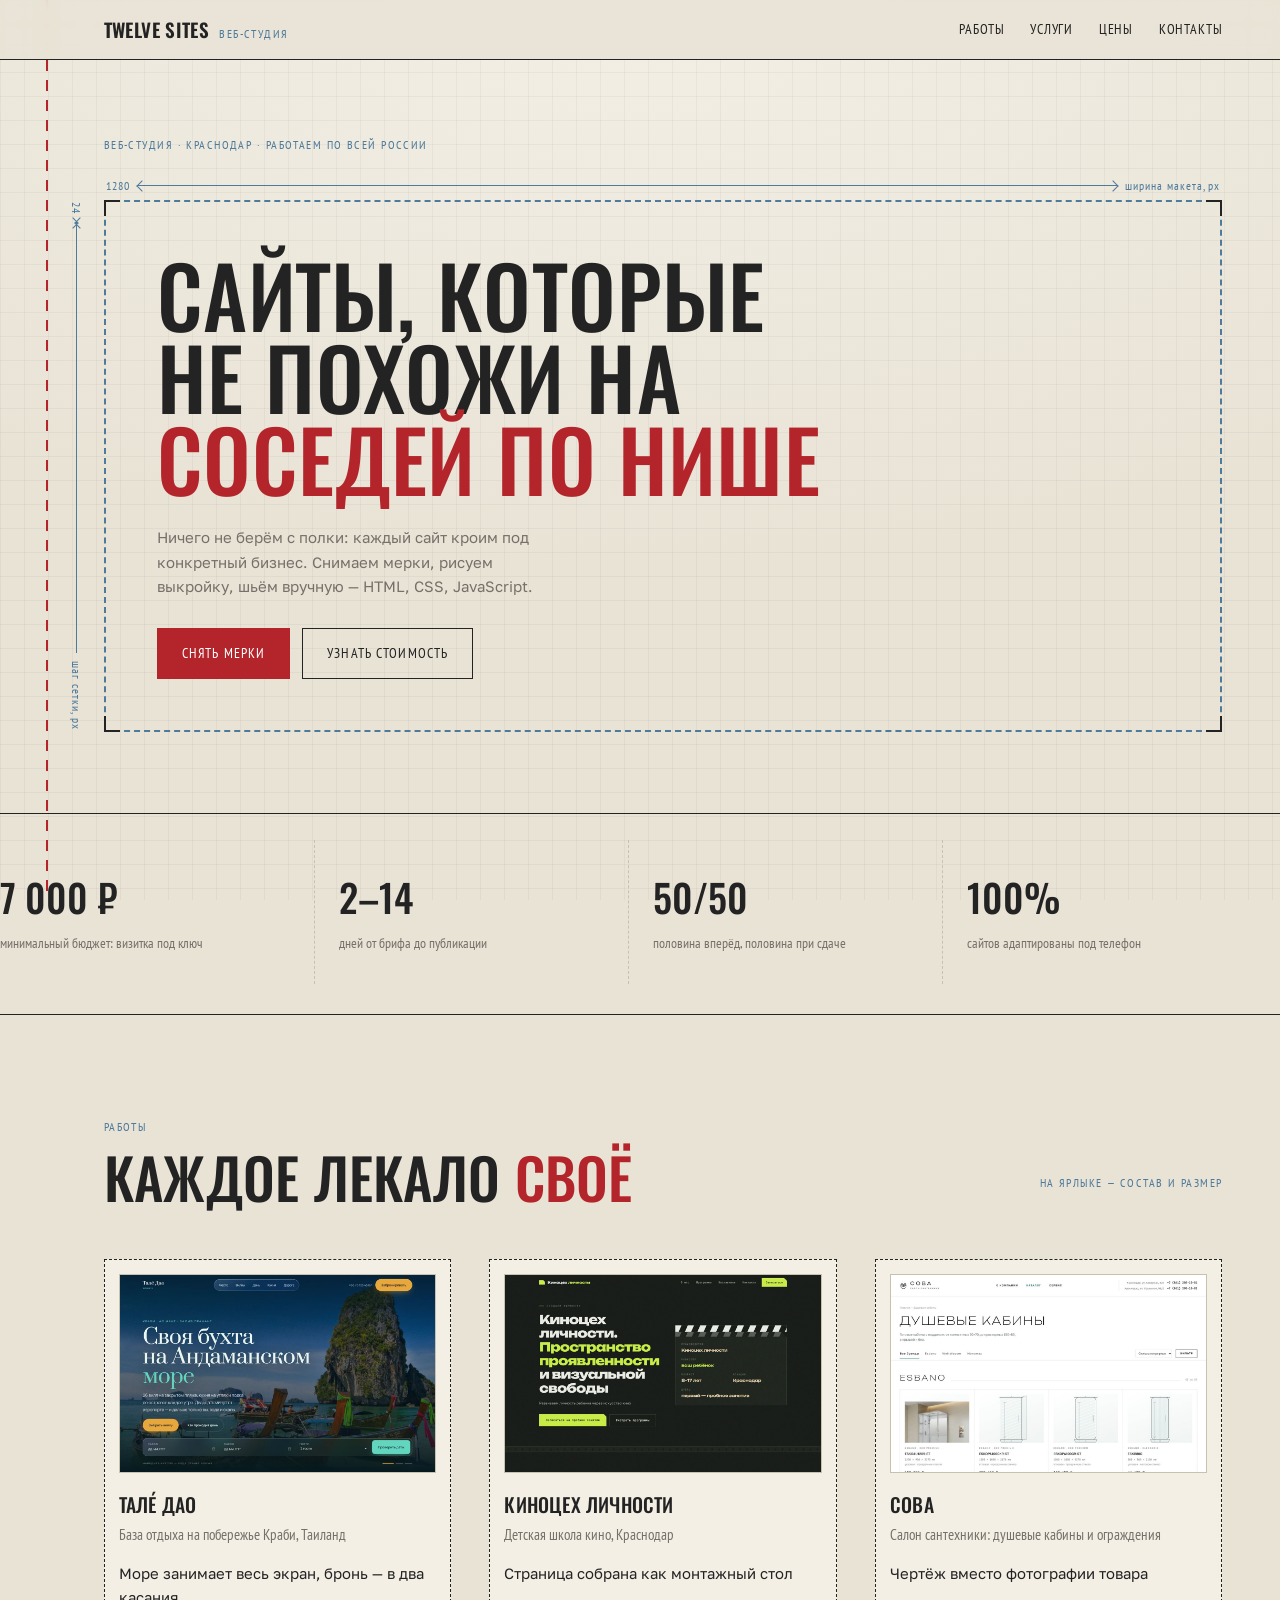
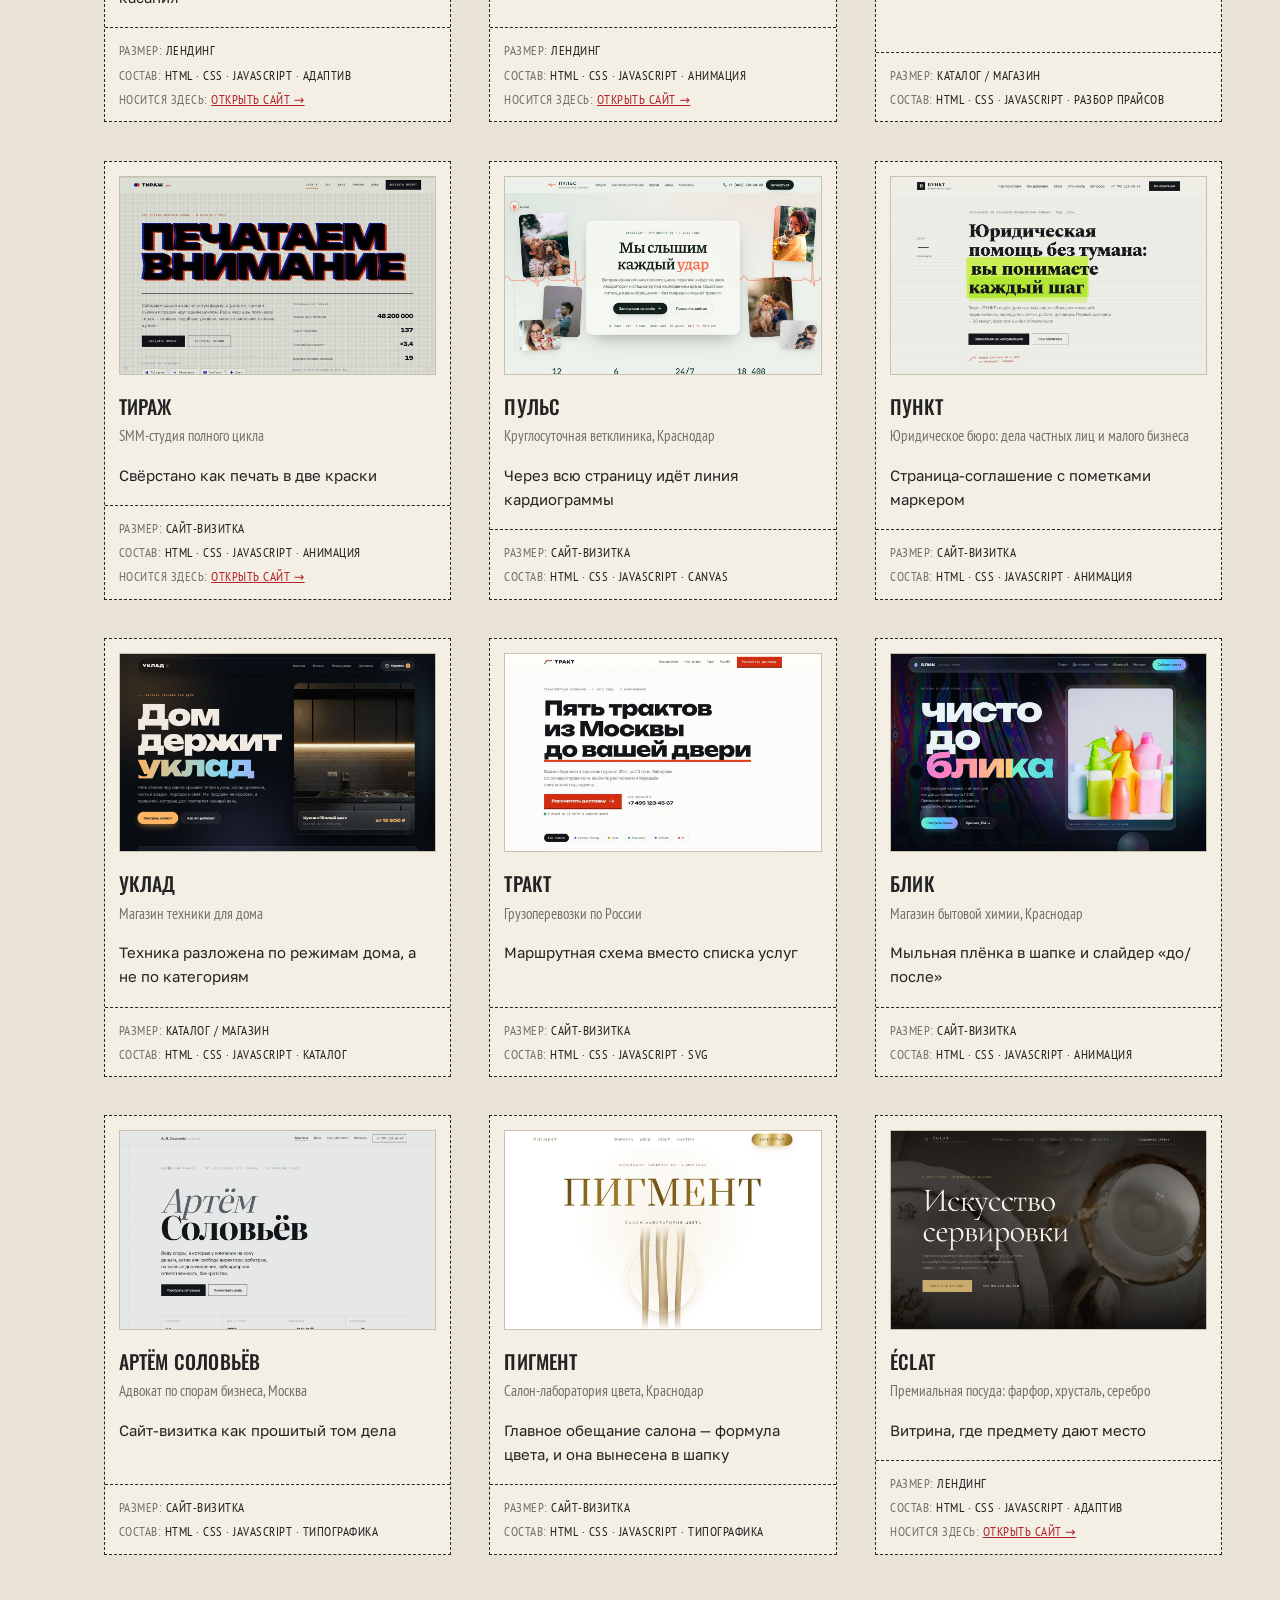
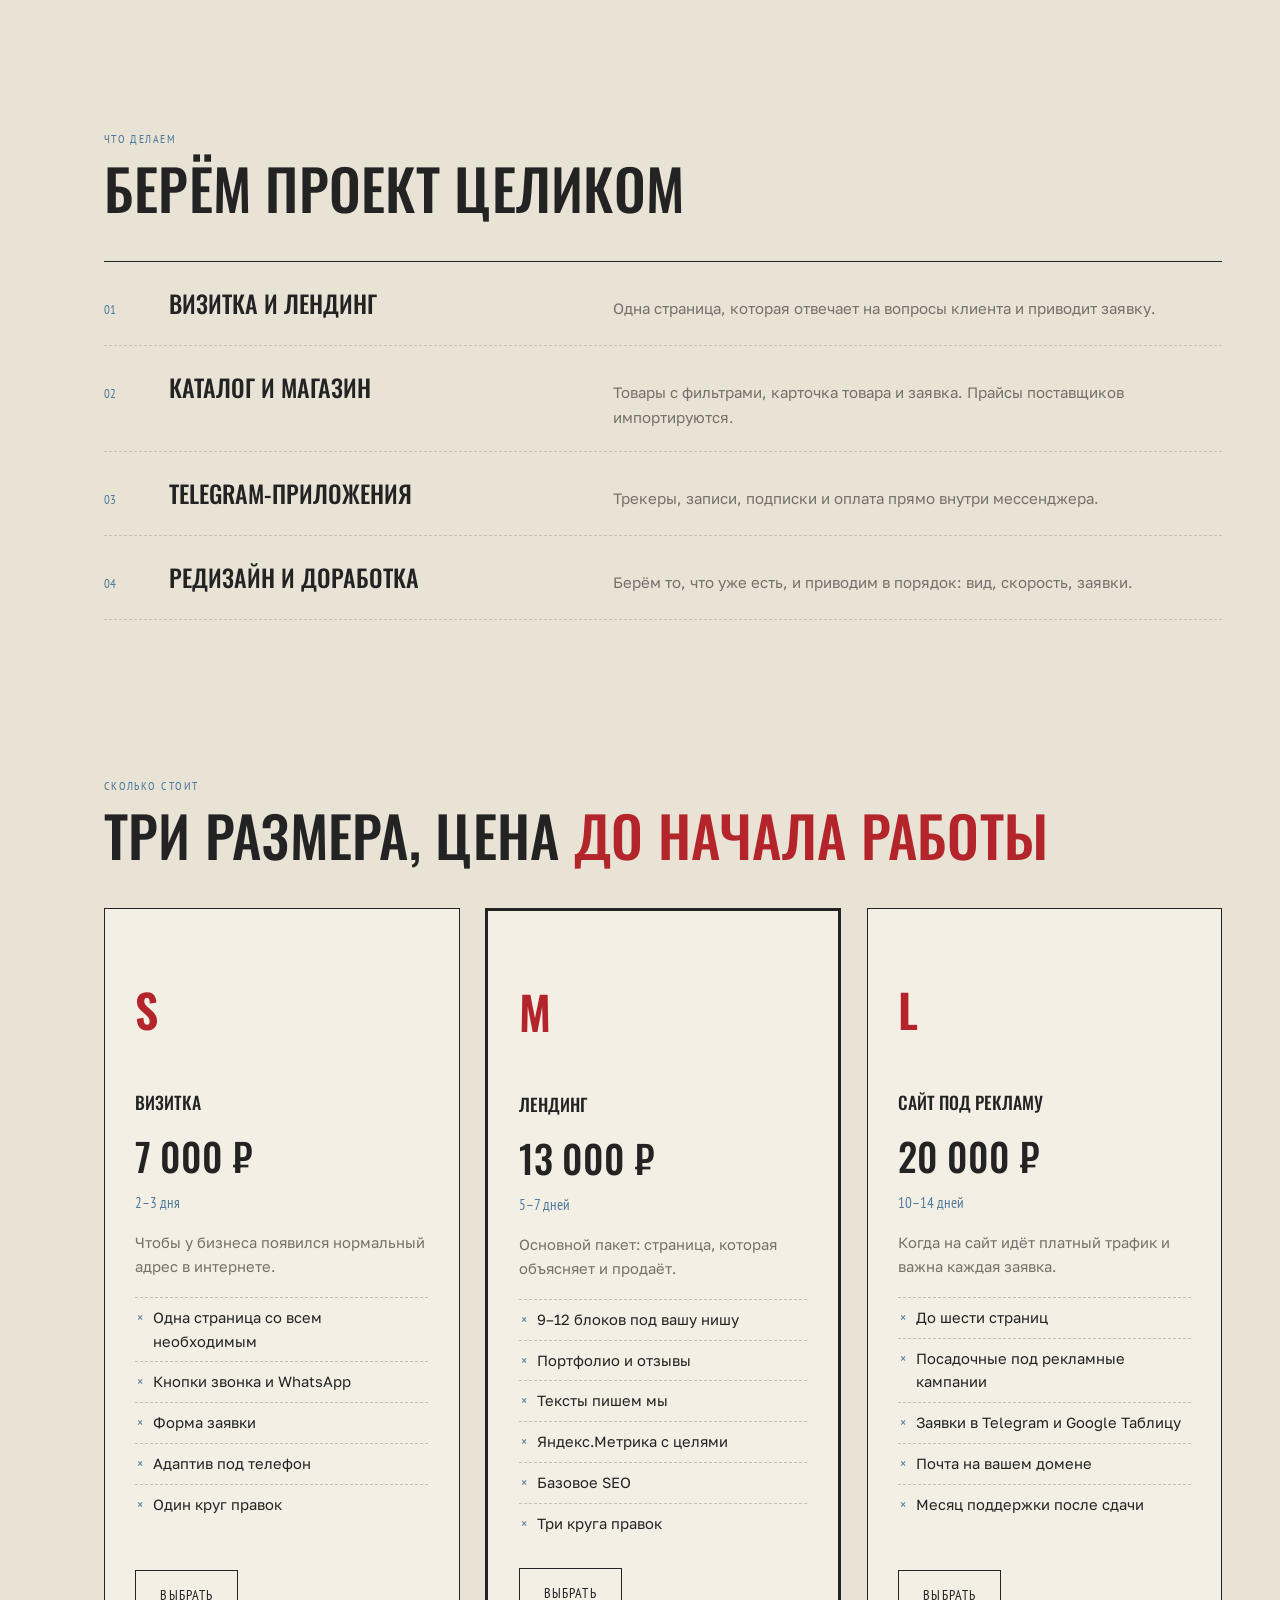
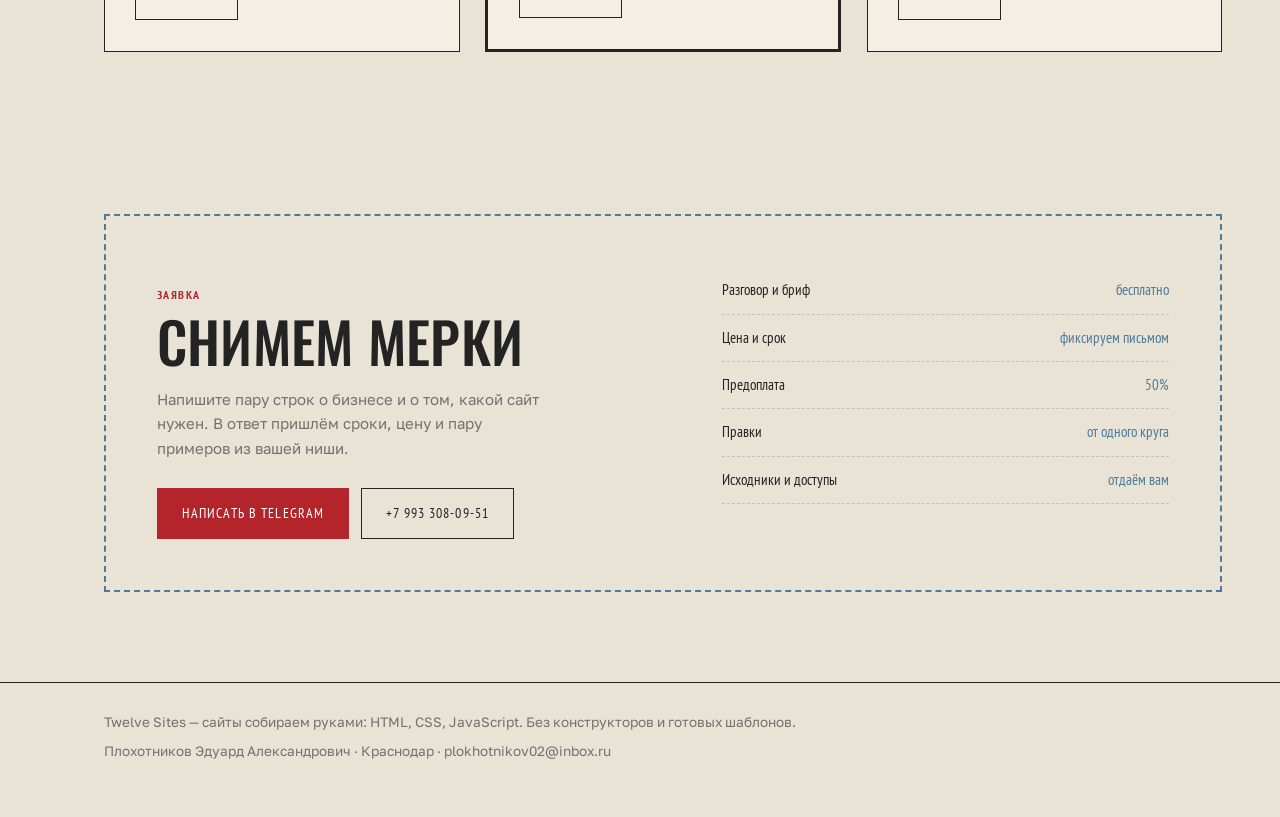
<file: prototypes/4-po-merke.html>
<!DOCTYPE html>
<html lang="ru">
<head>
<meta charset="utf-8">
<meta name="viewport" content="width=device-width, initial-scale=1">
<title>Twelve Sites — прототип «По мерке»</title>
<link rel="stylesheet" href="../assets/fonts/fonts.css">
<link rel="stylesheet" href="fonts.css">
<style>
/* ============================================================
   ПРОТОТИП 4 — «ПО МЕРКЕ»
   Сайт шьётся по меркам бизнеса: лист выкройки, проставленные
   размеры, ярлыки работ и шов, который идёт через всю страницу.
   ============================================================ */

:root {
  --linen:  #E9E3D6;
  --linen-2:#F3EFE5;
  --ink:    #232323;
  --chalk:  #4E7A9B;   /* мел: разметка и мерки */
  --thread: #B3252A;   /* нить: единственный яркий */
  --muted:  #77706A;
  --hair:   #C9C1B0;

  --display: 'Oswald', 'Geologica', system-ui, sans-serif;
  --note:    'PT Sans Narrow', 'Golos Text', system-ui, sans-serif;
  --body:    'Golos Text', system-ui, sans-serif;

  --pad: clamp(18px, 4.5vw, 68px);
  --seam: clamp(16px, 3.6vw, 54px);   /* поле под шов слева */
}

* { box-sizing: border-box; }

body {
  margin: 0; background: var(--linen); color: var(--ink);
  font-family: var(--body); font-size: clamp(15px, 1.02vw, 16px);
  line-height: 1.62; overflow-x: hidden;
}

/* полотно: лён и едва заметная разметочная клетка */
.cloth {
  position: fixed; inset: 0; z-index: -1; pointer-events: none;
  background-image:
    linear-gradient(rgba(35, 35, 35, .045) 1px, transparent 1px),
    linear-gradient(90deg, rgba(35, 35, 35, .045) 1px, transparent 1px),
    radial-gradient(120vw 90vh at 50% 0%, var(--linen-2), var(--linen) 70%);
  background-size: 24px 24px, 24px 24px, 100% 100%;
}

/* шов идёт по левому полю через всю страницу и «прошивается» прокруткой */
.stitch { position: fixed; left: var(--seam); inset-block: 0; width: 2px; z-index: 1; pointer-events: none; }
.stitch svg { height: 100%; width: 100%; overflow: visible; }
.stitch line { stroke: var(--thread); stroke-width: 2; stroke-dasharray: 11 9; }
@media (max-width: 720px) { .stitch { display: none; } }

a { color: inherit; }
::selection { background: var(--chalk); color: #fff; }
:focus-visible { outline: 2px solid var(--thread); outline-offset: 3px; }
.skip { position: absolute; left: -999px; z-index: 40; padding: 12px 18px; background: var(--ink); color: var(--linen); }
.skip:focus { left: 8px; top: 8px; }

.wrap { max-width: 1280px; margin: 0 auto; padding-left: calc(var(--pad) + var(--seam)); padding-right: var(--pad); }

/* ── типографика ─────────────────────────────────────────── */
.mark {
  font-family: var(--note); font-size: 12px; letter-spacing: .12em;
  text-transform: uppercase; color: var(--chalk);
}
.mark b { color: var(--thread); font-weight: 700; }

.h2 {
  font-family: var(--display); font-weight: 500;
  font-size: clamp(28px, 4.4vw, 58px); line-height: 1;
  letter-spacing: .005em; text-transform: uppercase; margin: 8px 0 0;
}
.h2 em { font-style: normal; color: var(--thread); }

.btn {
  display: inline-flex; align-items: center; gap: 9px;
  padding: 13px 24px; border: 1.5px solid var(--ink);
  font-family: var(--note); font-size: 14px; letter-spacing: .08em;
  text-transform: uppercase; text-decoration: none;
  transition: background .2s, color .2s;
}
.btn:hover { background: var(--ink); color: var(--linen); }
.btn--thread { background: var(--thread); border-color: var(--thread); color: #fff; }
.btn--thread:hover { background: var(--ink); border-color: var(--ink); }

/* ── шапка ───────────────────────────────────────────────── */
.bar {
  position: sticky; top: 0; z-index: 20;
  display: flex; align-items: center; gap: clamp(12px, 3vw, 34px);
  padding: 14px var(--pad) 14px calc(var(--pad) + var(--seam));
  background: color-mix(in srgb, var(--linen) 92%, transparent);
  backdrop-filter: blur(6px);
  border-bottom: 1.5px solid var(--ink);
}
.bar__me { display: flex; align-items: baseline; gap: 10px; text-decoration: none; }
.bar__mark { font-family: var(--display); font-weight: 600; font-size: 19px; text-transform: uppercase; letter-spacing: .02em; }
.bar nav { margin-left: auto; display: flex; gap: clamp(12px, 2vw, 28px); }
.bar nav a { font-family: var(--note); font-size: 14px; text-transform: uppercase; letter-spacing: .06em; text-decoration: none; }
.bar nav a:hover { color: var(--thread); }
@media (max-width: 860px) { .bar nav { display: none; } }

/* ── первый экран: лист выкройки ─────────────────────────── */
/* только padding-block: горизонтальные поля приходят из .wrap */
.hero { padding-block: clamp(40px, 7vh, 90px) clamp(50px, 9vh, 110px); }
.pattern {
  position: relative;
  border: 2px dashed var(--chalk);
  padding: clamp(26px, 4vw, 62px);
  margin-top: 46px;
}
/* уголки-надсечки, как на настоящей выкройке */
.pattern i {
  position: absolute; width: 16px; height: 16px; border: 2px solid var(--ink);
}
.pattern i:nth-child(1) { top: -2px; left: -2px;  border-right: 0; border-bottom: 0; }
.pattern i:nth-child(2) { top: -2px; right: -2px; border-left: 0;  border-bottom: 0; }
.pattern i:nth-child(3) { bottom: -2px; left: -2px;  border-right: 0; border-top: 0; }
.pattern i:nth-child(4) { bottom: -2px; right: -2px; border-left: 0;  border-top: 0; }

.hero__title {
  font-family: var(--display); font-weight: 500;
  font-size: clamp(34px, 6.6vw, 96px); line-height: .97;
  text-transform: uppercase; letter-spacing: .005em; margin: 0; max-width: 15ch;
}
.hero__title em { font-style: normal; color: var(--thread); }
.hero__lead { max-width: 46ch; margin: 26px 0 0; color: var(--muted); }
.hero__act { display: flex; flex-wrap: wrap; gap: 12px; margin-top: 30px; }

/* мерки: линия со стрелками и подписью */
.size { position: absolute; display: flex; align-items: center; gap: 8px; color: var(--chalk); }
.size__line { flex: 1; height: 1px; background: var(--chalk); position: relative; }
.size__line::before, .size__line::after {
  content: ''; position: absolute; top: -3px; width: 7px; height: 7px;
  border-top: 1px solid var(--chalk); border-right: 1px solid var(--chalk);
}
.size__line::before { left: 0;  transform: rotate(-135deg); }
.size__line::after  { right: 0; transform: rotate(45deg); }
.size__num { font-family: var(--note); font-size: 12px; letter-spacing: .08em; white-space: nowrap; }
.size--top { top: -26px; left: 0; right: 0; }
.size--side {
  top: 0; bottom: 0; left: -30px; width: 1px; flex-direction: column;
}
.size--side .size__line { width: 1px; height: auto; flex: 1; }
.size--side .size__num { writing-mode: vertical-rl; }
@media (max-width: 900px) { .size--side { display: none; } }

/* ── факты ───────────────────────────────────────────────── */
.facts { border-block: 1.5px solid var(--ink); }
.facts dl { display: grid; grid-template-columns: repeat(4, 1fr); margin: 0; }
.facts div { padding: 26px clamp(12px, 2vw, 24px) 30px; border-left: 1px dashed var(--hair); }
.facts div:first-child { border-left: 0; padding-left: 0; }
.facts dt { font-family: var(--display); font-weight: 500; font-size: clamp(24px, 3vw, 40px); }
.facts dd { margin: 4px 0 0; color: var(--muted); font-size: .85rem; font-family: var(--note); }
@media (max-width: 860px) { .facts dl { grid-template-columns: repeat(2, 1fr); } .facts div:nth-child(3) { border-left: 0; padding-left: 0; } }

/* ── работы: лекала с вшитым ярлыком ─────────────────────── */
.works { padding-block: clamp(60px, 10vh, 130px); }
.works__head { display: flex; justify-content: space-between; align-items: end; gap: 24px; flex-wrap: wrap; }
.works__grid {
  display: grid; grid-template-columns: repeat(3, 1fr);
  gap: clamp(22px, 3vw, 46px); margin-top: clamp(36px, 6vh, 66px);
}
.piece {
  border: 1.5px dashed var(--ink); background: var(--linen-2);
  padding: 14px 14px 0; display: flex; flex-direction: column;
  transition: box-shadow .3s, translate .3s;
}
.piece:hover { box-shadow: 6px 6px 0 var(--hair); translate: -2px -2px; }
.piece__pic { border: 1px solid var(--hair); overflow: hidden; background: #fff; }
.piece__pic img { display: block; width: 100%; height: auto; aspect-ratio: 16 / 10; object-fit: cover; object-position: top; }
.piece__name {
  font-family: var(--display); font-weight: 500; text-transform: uppercase;
  font-size: 1.22rem; letter-spacing: .01em; margin: 16px 0 0;
}
.piece__field { font-family: var(--note); color: var(--muted); margin: 2px 0 0; font-size: .95rem; }
.piece__idea { margin: 14px 0 18px; font-size: .93rem; }
/* ярлык, пришитый к низу лекала */
.label {
  margin: auto -14px 0; padding: 12px 14px;
  border-top: 1.5px dashed var(--ink);
  font-family: var(--note); font-size: 12.5px; letter-spacing: .04em;
  text-transform: uppercase; color: var(--muted);
  display: grid; gap: 4px;
}
.label b { color: var(--ink); font-weight: 400; }
.label a { color: var(--thread); }
@media (max-width: 1000px) { .works__grid { grid-template-columns: repeat(2, 1fr); } }
@media (max-width: 620px)  { .works__grid { grid-template-columns: 1fr; } }

/* ── услуги ──────────────────────────────────────────────── */
.serv { padding-block: clamp(50px, 8vh, 110px); }
.serv__rows { margin-top: clamp(30px, 5vh, 54px); border-top: 1.5px solid var(--ink); }
.serv__row {
  display: grid; grid-template-columns: 3ch 1fr 1.5fr; gap: clamp(14px, 3vw, 44px);
  padding: 22px 0; border-bottom: 1px dashed var(--hair); align-items: baseline;
}
.serv__row span { font-family: var(--note); color: var(--chalk); font-size: 13px; }
.serv__row h3 { font-family: var(--display); font-weight: 500; text-transform: uppercase; font-size: clamp(17px, 1.9vw, 24px); margin: 0; }
.serv__row p { margin: 0; color: var(--muted); }
@media (max-width: 760px) { .serv__row { grid-template-columns: 3ch 1fr; } .serv__row p { grid-column: 2; } }

/* ── цены: три размера ───────────────────────────────────── */
.prices { padding-block: clamp(50px, 8vh, 110px); }
.sizes { display: grid; grid-template-columns: repeat(3, 1fr); gap: clamp(16px, 2vw, 30px); margin-top: clamp(34px, 5vh, 60px); }
.sizecard { border: 1.5px solid var(--ink); background: var(--linen-2); padding: clamp(22px, 2.4vw, 36px); display: flex; flex-direction: column; }
.sizecard--pop { border-width: 3px; }
.sizecard__letter {
  font-family: var(--display); font-weight: 600; font-size: 46px; line-height: 1;
  color: var(--thread);
}
.sizecard__name { font-family: var(--display); font-weight: 500; text-transform: uppercase; font-size: 1.1rem; margin: 10px 0 0; }
.sizecard__price { font-family: var(--display); font-weight: 500; font-size: clamp(26px, 3vw, 40px); margin: 8px 0 0; }
.sizecard__term { font-family: var(--note); color: var(--chalk); margin: 4px 0 0; }
.sizecard__about { margin: 16px 0 0; color: var(--muted); font-size: .92rem; }
.sizecard ul { list-style: none; padding: 0; margin: 18px 0 24px; font-size: .92rem; }
.sizecard li { padding: 8px 0 8px 18px; border-top: 1px dashed var(--hair); position: relative; }
.sizecard li::before { content: '×'; position: absolute; left: 2px; color: var(--chalk); font-family: var(--note); }
.sizecard .btn { margin-top: auto; align-self: flex-start; }
@media (max-width: 860px) { .sizes { grid-template-columns: 1fr; } }

/* ── призыв: снять мерки ─────────────────────────────────── */
.cta { padding-block: clamp(60px, 10vh, 130px); }
.cta__in { border: 2px dashed var(--chalk); padding: clamp(26px, 4vw, 60px); display: grid; grid-template-columns: 1.15fr 1fr; gap: clamp(24px, 4vw, 56px); }
.cta p { color: var(--muted); max-width: 44ch; margin: 18px 0 0; }
.cta__act { display: flex; gap: 12px; flex-wrap: wrap; margin-top: 28px; }
.cta__list { font-family: var(--note); font-size: 15px; margin: 0; padding: 0; list-style: none; }
.cta__list li { display: flex; justify-content: space-between; gap: 14px; padding: 11px 0; border-bottom: 1px dashed var(--hair); }
.cta__list b { font-weight: 400; color: var(--chalk); }
@media (max-width: 800px) { .cta__in { grid-template-columns: 1fr; } }

.foot { border-top: 1.5px solid var(--ink); padding-block: 28px 48px; color: var(--muted); font-size: .85rem; }
.foot p { margin: 0 0 7px; }

@media (prefers-reduced-motion: reduce) { * { transition-duration: .01ms !important; } }
</style>
</head>
<body>

<div class="cloth" aria-hidden="true"></div>
<div class="stitch" aria-hidden="true">
  <svg width="2" height="100%"><line id="seam" x1="1" y1="0" x2="1" y2="100%"></line></svg>
</div>
<a class="skip" href="#main">Перейти к содержанию</a>

<header class="bar">
  <a class="bar__me" href="#main">
    <span class="bar__mark">Twelve Sites</span>
    <span class="mark">веб-студия</span>
  </a>
  <nav aria-label="Разделы">
    <a href="#works">Работы</a>
    <a href="#serv">Услуги</a>
    <a href="#prices">Цены</a>
    <a href="#cta">Контакты</a>
  </nav>
</header>

<main id="main">

  <section class="hero wrap">
    <p class="mark">Веб-студия · Краснодар · работаем по всей России</p>

    <div class="pattern">
      <i aria-hidden="true"></i><i aria-hidden="true"></i><i aria-hidden="true"></i><i aria-hidden="true"></i>

      <div class="size size--top" aria-hidden="true">
        <span class="size__num" data-count="1280">0</span>
        <span class="size__line"></span>
        <span class="size__num">ширина макета, px</span>
      </div>
      <div class="size size--side" aria-hidden="true">
        <span class="size__num" data-count="24">0</span>
        <span class="size__line"></span>
        <span class="size__num">шаг сетки, px</span>
      </div>

      <h1 class="hero__title">Сайты, которые не похожи на <em>соседей по нише</em></h1>
      <p class="hero__lead">
        Ничего не берём с полки: каждый сайт кроим под конкретный бизнес.
        Снимаем мерки, рисуем выкройку, шьём вручную — HTML, CSS, JavaScript.
      </p>
      <div class="hero__act">
        <a class="btn btn--thread" href="#cta">Снять мерки</a>
        <a class="btn" href="#prices">Узнать стоимость</a>
      </div>
    </div>
  </section>

  <section class="facts" aria-label="Коротко о студии">
    <div class="wrap">
      <dl>
        <div><dt>7 000 ₽</dt><dd>минимальный бюджет: визитка под ключ</dd></div>
        <div><dt>2–14</dt><dd>дней от брифа до публикации</dd></div>
        <div><dt>50/50</dt><dd>половина вперёд, половина при сдаче</dd></div>
        <div><dt>100%</dt><dd>сайтов адаптированы под телефон</dd></div>
      </dl>
    </div>
  </section>

  <section class="works wrap" id="works">
    <div class="works__head">
      <div>
        <p class="mark">Работы</p>
        <h2 class="h2">Каждое лекало <em>своё</em></h2>
      </div>
      <p class="mark">На ярлыке — состав и размер</p>
    </div>
    <div class="works__grid" id="grid"></div>
  </section>

  <section class="serv wrap" id="serv">
    <p class="mark">Что делаем</p>
    <h2 class="h2">Берём проект целиком</h2>
    <div class="serv__rows">
      <div class="serv__row">
        <span>01</span>
        <h3>Визитка и лендинг</h3>
        <p>Одна страница, которая отвечает на вопросы клиента и приводит заявку.</p>
      </div>
      <div class="serv__row">
        <span>02</span>
        <h3>Каталог и магазин</h3>
        <p>Товары с фильтрами, карточка товара и заявка. Прайсы поставщиков импортируются.</p>
      </div>
      <div class="serv__row">
        <span>03</span>
        <h3>Telegram-приложения</h3>
        <p>Трекеры, записи, подписки и оплата прямо внутри мессенджера.</p>
      </div>
      <div class="serv__row">
        <span>04</span>
        <h3>Редизайн и доработка</h3>
        <p>Берём то, что уже есть, и приводим в порядок: вид, скорость, заявки.</p>
      </div>
    </div>
  </section>

  <section class="prices wrap" id="prices">
    <p class="mark">Сколько стоит</p>
    <h2 class="h2">Три размера, цена <em>до начала работы</em></h2>
    <div class="sizes" id="sizes"></div>
  </section>

  <section class="cta wrap" id="cta">
    <div class="cta__in">
      <div>
        <p class="mark"><b>Заявка</b></p>
        <h2 class="h2">Снимем мерки</h2>
        <p>Напишите пару строк о бизнесе и о том, какой сайт нужен. В ответ пришлём
          сроки, цену и пару примеров из вашей ниши.</p>
        <div class="cta__act">
          <a class="btn btn--thread" href="https://t.me/edward_Proishodit">Написать в Telegram</a>
          <a class="btn" href="tel:+79933080951">+7 993 308-09-51</a>
        </div>
      </div>
      <ul class="cta__list">
        <li><span>Разговор и бриф</span><b>бесплатно</b></li>
        <li><span>Цена и срок</span><b>фиксируем письмом</b></li>
        <li><span>Предоплата</span><b>50%</b></li>
        <li><span>Правки</span><b>от одного круга</b></li>
        <li><span>Исходники и доступы</span><b>отдаём вам</b></li>
      </ul>
    </div>
  </section>

</main>

<footer class="foot wrap">
  <p>Twelve Sites — сайты собираем руками: HTML, CSS, JavaScript. Без конструкторов и готовых шаблонов.</p>
  <p>Плохотников Эдуард Александрович · Краснодар · plokhotnikov02@inbox.ru</p>
</footer>

<script src="data.js"></script>
<script>
const shot = (id, sort) => `../assets/shots/${id}-${sort}.jpg`;
const lessMotion = window.matchMedia('(prefers-reduced-motion: reduce)');

/* ── лекала работ ────────────────────────────────────────── */
const grid = document.getElementById('grid');
WORKS.forEach((w) => {
  const piece = document.createElement('article');
  piece.className = 'piece';
  piece.innerHTML = `
    <div class="piece__pic"><img src="${shot(w.id, 'hero')}" alt="Сайт «${w.name}»" loading="lazy" width="1200" height="750"></div>
    <h3 class="piece__name">${w.name}</h3>
    <p class="piece__field">${w.field}</p>
    <p class="piece__idea">${w.idea}</p>
    <div class="label">
      <span>Размер: <b>${KIND_NAME[w.kind]}</b></span>
      <span>Состав: <b>${w.tags.join(' · ')}</b></span>
      ${w.live ? `<span>Носится здесь: <a href="${w.live}" target="_blank" rel="noopener">открыть сайт →</a></span>` : ''}
    </div>`;
  grid.append(piece);
});

/* ── три размера ─────────────────────────────────────────── */
const sizes = document.getElementById('sizes');
const LETTER = ['S', 'M', 'L'];
PRICES.forEach((plan, i) => {
  const card = document.createElement('article');
  card.className = 'sizecard' + (plan.popular ? ' sizecard--pop' : '');
  card.innerHTML = `
    <p class="sizecard__letter">${LETTER[i]}</p>
    <h3 class="sizecard__name">${plan.name}</h3>
    <p class="sizecard__price">${plan.price}</p>
    <p class="sizecard__term">${plan.term}</p>
    <p class="sizecard__about">${plan.about}</p>
    <ul>${plan.items.map((t) => `<li>${t}</li>`).join('')}</ul>
    <a class="btn" href="#cta">Выбрать</a>`;
  sizes.append(card);
});

/* ── шов прошивается по мере прокрутки ───────────────────── */
const seam = document.getElementById('seam');
let queued = false;
function sew() {
  queued = false;
  seam.style.strokeDashoffset = (window.scrollY * -0.12).toFixed(1);
}
window.addEventListener('scroll', () => {
  if (!queued && !lessMotion.matches) { queued = true; requestAnimationFrame(sew); }
}, { passive: true });

/* ── мерки набегают при загрузке ─────────────────────────── */
document.querySelectorAll('[data-count]').forEach((el) => {
  const end = Number(el.dataset.count);
  if (lessMotion.matches) { el.textContent = end; return; }
  const started = performance.now();
  const tick = (now) => {
    const k = Math.min((now - started) / 900, 1);
    el.textContent = Math.round(end * (1 - (1 - k) ** 3));
    if (k < 1) requestAnimationFrame(tick);
  };
  requestAnimationFrame(tick);
});
</script>
</body>
</html>
</file>
<file: assets/fonts/fonts.css>
@font-face {
  font-family: 'Geologica';
  font-style: normal;
  font-weight: 300;
  font-display: swap;
  src: url('geologica-1.woff2') format('woff2');
  unicode-range: U+0301, U+0400-045F, U+0490-0491, U+04B0-04B1, U+2116;
}
/* greek */

@font-face {
  font-family: 'Geologica';
  font-style: normal;
  font-weight: 300;
  font-display: swap;
  src: url('geologica-2.woff2') format('woff2');
  unicode-range: U+0000-00FF, U+0131, U+0152-0153, U+02BB-02BC, U+02C6, U+02DA, U+02DC, U+0304, U+0308, U+0329, U+2000-206F, U+20AC, U+2122, U+2191, U+2193, U+2212, U+2215, U+FEFF, U+FFFD;
}
/* cyrillic-ext */

@font-face {
  font-family: 'Geologica';
  font-style: normal;
  font-weight: 400;
  font-display: swap;
  src: url('geologica-1.woff2') format('woff2');
  unicode-range: U+0301, U+0400-045F, U+0490-0491, U+04B0-04B1, U+2116;
}
/* greek */

@font-face {
  font-family: 'Geologica';
  font-style: normal;
  font-weight: 400;
  font-display: swap;
  src: url('geologica-2.woff2') format('woff2');
  unicode-range: U+0000-00FF, U+0131, U+0152-0153, U+02BB-02BC, U+02C6, U+02DA, U+02DC, U+0304, U+0308, U+0329, U+2000-206F, U+20AC, U+2122, U+2191, U+2193, U+2212, U+2215, U+FEFF, U+FFFD;
}
/* cyrillic-ext */

@font-face {
  font-family: 'Geologica';
  font-style: normal;
  font-weight: 500;
  font-display: swap;
  src: url('geologica-1.woff2') format('woff2');
  unicode-range: U+0301, U+0400-045F, U+0490-0491, U+04B0-04B1, U+2116;
}
/* greek */

@font-face {
  font-family: 'Geologica';
  font-style: normal;
  font-weight: 500;
  font-display: swap;
  src: url('geologica-2.woff2') format('woff2');
  unicode-range: U+0000-00FF, U+0131, U+0152-0153, U+02BB-02BC, U+02C6, U+02DA, U+02DC, U+0304, U+0308, U+0329, U+2000-206F, U+20AC, U+2122, U+2191, U+2193, U+2212, U+2215, U+FEFF, U+FFFD;
}
/* cyrillic-ext */

@font-face {
  font-family: 'Geologica';
  font-style: normal;
  font-weight: 700;
  font-display: swap;
  src: url('geologica-1.woff2') format('woff2');
  unicode-range: U+0301, U+0400-045F, U+0490-0491, U+04B0-04B1, U+2116;
}
/* greek */

@font-face {
  font-family: 'Geologica';
  font-style: normal;
  font-weight: 700;
  font-display: swap;
  src: url('geologica-2.woff2') format('woff2');
  unicode-range: U+0000-00FF, U+0131, U+0152-0153, U+02BB-02BC, U+02C6, U+02DA, U+02DC, U+0304, U+0308, U+0329, U+2000-206F, U+20AC, U+2122, U+2191, U+2193, U+2212, U+2215, U+FEFF, U+FFFD;
}

@font-face {
  font-family: 'Golos Text';
  font-style: normal;
  font-weight: 400;
  font-display: swap;
  src: url('golos-text-1.woff2') format('woff2');
  unicode-range: U+0301, U+0400-045F, U+0490-0491, U+04B0-04B1, U+2116;
}
/* latin-ext */

@font-face {
  font-family: 'Golos Text';
  font-style: normal;
  font-weight: 400;
  font-display: swap;
  src: url('golos-text-2.woff2') format('woff2');
  unicode-range: U+0000-00FF, U+0131, U+0152-0153, U+02BB-02BC, U+02C6, U+02DA, U+02DC, U+0304, U+0308, U+0329, U+2000-206F, U+20AC, U+2122, U+2191, U+2193, U+2212, U+2215, U+FEFF, U+FFFD;
}
/* cyrillic-ext */

@font-face {
  font-family: 'Golos Text';
  font-style: normal;
  font-weight: 500;
  font-display: swap;
  src: url('golos-text-1.woff2') format('woff2');
  unicode-range: U+0301, U+0400-045F, U+0490-0491, U+04B0-04B1, U+2116;
}
/* latin-ext */

@font-face {
  font-family: 'Golos Text';
  font-style: normal;
  font-weight: 500;
  font-display: swap;
  src: url('golos-text-2.woff2') format('woff2');
  unicode-range: U+0000-00FF, U+0131, U+0152-0153, U+02BB-02BC, U+02C6, U+02DA, U+02DC, U+0304, U+0308, U+0329, U+2000-206F, U+20AC, U+2122, U+2191, U+2193, U+2212, U+2215, U+FEFF, U+FFFD;
}
/* cyrillic-ext */

@font-face {
  font-family: 'Golos Text';
  font-style: normal;
  font-weight: 600;
  font-display: swap;
  src: url('golos-text-1.woff2') format('woff2');
  unicode-range: U+0301, U+0400-045F, U+0490-0491, U+04B0-04B1, U+2116;
}
/* latin-ext */

@font-face {
  font-family: 'Golos Text';
  font-style: normal;
  font-weight: 600;
  font-display: swap;
  src: url('golos-text-2.woff2') format('woff2');
  unicode-range: U+0000-00FF, U+0131, U+0152-0153, U+02BB-02BC, U+02C6, U+02DA, U+02DC, U+0304, U+0308, U+0329, U+2000-206F, U+20AC, U+2122, U+2191, U+2193, U+2212, U+2215, U+FEFF, U+FFFD;
}

@font-face {
  font-family: 'IBM Plex Mono';
  font-style: normal;
  font-weight: 400;
  font-display: swap;
  src: url('ibm-plex-mono-1.woff2') format('woff2');
  unicode-range: U+0301, U+0400-045F, U+0490-0491, U+04B0-04B1, U+2116;
}
/* vietnamese */

@font-face {
  font-family: 'IBM Plex Mono';
  font-style: normal;
  font-weight: 400;
  font-display: swap;
  src: url('ibm-plex-mono-2.woff2') format('woff2');
  unicode-range: U+0000-00FF, U+0131, U+0152-0153, U+02BB-02BC, U+02C6, U+02DA, U+02DC, U+0304, U+0308, U+0329, U+2000-206F, U+20AC, U+2122, U+2191, U+2193, U+2212, U+2215, U+FEFF, U+FFFD;
}
/* cyrillic-ext */

@font-face {
  font-family: 'IBM Plex Mono';
  font-style: normal;
  font-weight: 500;
  font-display: swap;
  src: url('ibm-plex-mono-3.woff2') format('woff2');
  unicode-range: U+0301, U+0400-045F, U+0490-0491, U+04B0-04B1, U+2116;
}
/* vietnamese */

@font-face {
  font-family: 'IBM Plex Mono';
  font-style: normal;
  font-weight: 500;
  font-display: swap;
  src: url('ibm-plex-mono-4.woff2') format('woff2');
  unicode-range: U+0000-00FF, U+0131, U+0152-0153, U+02BB-02BC, U+02C6, U+02DA, U+02DC, U+0304, U+0308, U+0329, U+2000-206F, U+20AC, U+2122, U+2191, U+2193, U+2212, U+2215, U+FEFF, U+FFFD;
}
</file>
<file: styles.css>
/* ============================================================
   Портфолио — оформление.

   Две темы: день — бумага контрольного листа, ночь — светостол,
   на котором работы просматривают как слайды. Все цвета живут
   в переменных ниже; дальше файл идёт блоками в том же порядке,
   в каком они стоят на странице.
   ============================================================ */

/* ── краски и размеры ───────────────────────────────────── */

:root {
  color-scheme: light;

  --paper: #e9e9e3;
  --paper-2: #dfdfd9;
  --mat: #f6f6f2;
  --cream: #f2eee2;
  --ink: #14161a;
  --ink-2: #575c63;
  --rule: #cbcbc2;
  --signal: #1f2bff;
  --on-signal: #fff;
  --accent: #14161a;
  --shadow: rgba(20, 22, 26, 0.5);
  --grain: 0.5;

  /* шесть печатных красок */
  --c-1: #1f2bff;
  --c-2: #e5462e;
  --c-3: #0fae9f;
  --c-4: #e0409b;
  --c-5: #f0a500;
  --c-6: #6b3be8;

  --strip: linear-gradient(90deg,
    var(--c-1) 0 16.666%, var(--c-2) 0 33.333%, var(--c-3) 0 50%,
    var(--c-4) 0 66.666%, var(--c-5) 0 83.333%, var(--c-6) 0 100%);

  --display: 'Geologica', 'Golos Text', system-ui, sans-serif;
  --body: 'Golos Text', system-ui, sans-serif;
  --mono: 'IBM Plex Mono', ui-monospace, monospace;

  --pad: clamp(20px, 4vw, 56px);
  --max: 1320px;
  --ease: cubic-bezier(0.16, 1, 0.3, 1);
}

/* Ночь — не инверсия дня: тона осветлены и приглушены отдельно,
   иначе синий и фиолетовый проваливаются на тёмном. */
:root[data-theme='dark'] {
  color-scheme: dark;

  --paper: #101317;
  --paper-2: #0b0d10;
  --mat: #171b21;
  --cream: #1c2027;
  --ink: #edeff3;
  --ink-2: #a3abb6;
  --rule: #2a3038;
  --signal: #8b93ff;
  --on-signal: #0b0d10;
  --shadow: rgba(0, 0, 0, 0.75);
  --grain: 0.22;

  --c-1: #6f7bff;
  --c-2: #ff6f57;
  --c-3: #2fd4c2;
  --c-4: #ff72bd;
  --c-5: #ffc247;
  --c-6: #a184ff;
}

/* если скрипт не отработал — идём за системной настройкой */
@media (prefers-color-scheme: dark) {
  :root:not([data-theme='light']) {
    color-scheme: dark;

    --paper: #101317;
    --paper-2: #0b0d10;
    --mat: #171b21;
    --cream: #1c2027;
    --ink: #edeff3;
    --ink-2: #a3abb6;
    --rule: #2a3038;
    --signal: #8b93ff;
    --on-signal: #0b0d10;
    --shadow: rgba(0, 0, 0, 0.75);
    --grain: 0.22;

    --c-1: #6f7bff;
    --c-2: #ff6f57;
    --c-3: #2fd4c2;
    --c-4: #ff72bd;
    --c-5: #ffc247;
    --c-6: #a184ff;
  }
}

/* Цвет работы: днём берём как есть, ночью осветляем, иначе тёмно-синяя
   кромка на графите не видна. --tone и --on-tone объявлены там, где
   разметка задаёт --accent. */
.work,
.strip__item,
.swatch,
.viewer {
  --tone: var(--accent);
  --on-tone: #fff;
}

:root[data-theme='dark'] .work,
:root[data-theme='dark'] .strip__item,
:root[data-theme='dark'] .swatch,
:root[data-theme='dark'] .viewer {
  --tone: color-mix(in srgb, var(--accent) 62%, #ffffff);
  --on-tone: #0d1013;
}

@media (prefers-color-scheme: dark) {
  :root:not([data-theme='light']) .work,
  :root:not([data-theme='light']) .strip__item,
  :root:not([data-theme='light']) .swatch,
  :root:not([data-theme='light']) .viewer {
    --tone: color-mix(in srgb, var(--accent) 62%, #ffffff);
    --on-tone: #0d1013;
  }
}

/* ── общее ──────────────────────────────────────────────── */

* { box-sizing: border-box; }

html { scroll-behavior: smooth; }

/* якорь не должен уезжать под липкую панель */
section[id] { scroll-margin-top: 84px; }

body {
  margin: 0;
  background: var(--paper);
  color: var(--ink);
  font: 400 17px/1.6 var(--body);
  -webkit-font-smoothing: antialiased;
  text-rendering: optimizeLegibility;
}

body.is-locked { overflow: hidden; }

img { max-width: 100%; }

h1, h2, h3 { font-family: var(--display); font-weight: 700; letter-spacing: -0.03em; margin: 0; }

p { margin: 0; }

ul, ol, dl, dd { margin: 0; padding: 0; list-style: none; }

a { color: inherit; }

:focus-visible {
  outline: 2px solid var(--signal);
  outline-offset: 3px;
}

.skip {
  position: absolute;
  left: -9999px;
  top: 0;
  background: var(--ink);
  color: var(--paper);
  padding: 12px 18px;
  z-index: 50;
}
.skip:focus { left: 0; }

.h2 {
  font-size: clamp(2.1rem, 5vw, 4rem);
  line-height: 0.98;
}

/* Заголовок выезжает из-под собственной кромки — тот же приём,
   что и в первом экране. Обёртку ставит скрипт. */
.h2 > span {
  display: block;
  overflow: hidden;
  padding-bottom: 0.08em;
}

.h2 > span > i {
  display: block;
  font-style: normal;
}

.can-animate .h2 > span > i { transform: translateY(105%); }

.can-animate .h2.is-in > span > i {
  transform: none;
  transition: transform 0.85s var(--ease);
}

.eyebrow {
  font: 500 12px/1 var(--mono);
  letter-spacing: 0.2em;
  text-transform: uppercase;
  color: var(--ink-2);
}

/* ── живой фон ──────────────────────────────────────────── */

/* z-index: -1 держит фон под содержимым, но над цветом бумаги */
.bg {
  position: fixed;
  inset: 0;
  width: 100%;
  height: 100%;
  z-index: -1;
  pointer-events: none;
}

/* Разметочная сетка листа: четыре тонкие вертикали по краям колонки
   и по третям. Видны только на широких экранах и почти на пределе
   различимости — именно поэтому страница читается как свёрстанная. */
body::before {
  content: '';
  position: fixed;
  inset: 0;
  z-index: -1;
  pointer-events: none;
  display: none;
  background-image:
    linear-gradient(var(--rule), var(--rule)),
    linear-gradient(var(--rule), var(--rule)),
    linear-gradient(var(--rule), var(--rule)),
    linear-gradient(var(--rule), var(--rule));
  background-size: 1px 100%;
  background-repeat: no-repeat;
  background-position:
    calc(50% - 660px) 0,
    calc(50% - 220px) 0,
    calc(50% + 220px) 0,
    calc(50% + 660px) 0;
  opacity: 0.55;
}

@media (min-width: 1440px) {
  body::before { display: block; }
}

/* зерно бумаги поверх красок */
body::after {
  content: '';
  position: fixed;
  inset: 0;
  z-index: -1;
  pointer-events: none;
  opacity: var(--grain);
  mix-blend-mode: multiply;
  background-image: url("data:image/svg+xml,%3Csvg xmlns='http://www.w3.org/2000/svg' width='180' height='180'%3E%3Cfilter id='n'%3E%3CfeTurbulence type='fractalNoise' baseFrequency='0.85' numOctaves='3'/%3E%3C/filter%3E%3Crect width='180' height='180' filter='url(%23n)' opacity='0.32'/%3E%3C/svg%3E");
}

:root[data-theme='dark'] body::after { mix-blend-mode: screen; }

/* ── верхняя панель ─────────────────────────────────────── */

.bar {
  position: sticky;
  top: 0;
  z-index: 30;
  display: flex;
  align-items: center;
  gap: clamp(12px, 2vw, 24px);
  padding: 14px var(--pad);
  background: color-mix(in srgb, var(--paper) 86%, transparent);
  backdrop-filter: blur(10px);
}

/* шкала красок вдоль нижнего края: бледная — весь путь страницы,
   яркая — сколько уже прокручено */
.bar::after,
.bar__ink {
  content: '';
  position: absolute;
  left: 0;
  bottom: 0;
  height: 3px;
  width: 100%;
  background: var(--strip);
}

.bar::after { opacity: 0.22; }

.bar__ink {
  transform: scaleX(var(--read, 0));
  transform-origin: left;
}

.bar__me {
  display: flex;
  align-items: center;
  gap: 10px;
  text-decoration: none;
  margin-right: auto;
}

/* знак студии: двенадцать — это число первых работ */
.mark {
  display: grid;
  place-items: center;
  width: 26px;
  height: 26px;
  background: var(--signal);
  color: var(--on-signal);
  font: 500 12px/1 var(--mono);
  letter-spacing: 0.02em;
}

.bar__name {
  font: 700 15px/1 var(--display);
  letter-spacing: 0.12em;
  white-space: nowrap;
}

.bar__role {
  font: 400 12px/1 var(--mono);
  color: var(--ink-2);
  white-space: nowrap;
}

.bar__nav {
  display: flex;
  gap: clamp(14px, 1.8vw, 26px);
  font: 400 14px/1 var(--body);
}

.bar__nav a {
  text-decoration: none;
  padding-bottom: 2px;
  border-bottom: 1px solid transparent;
  white-space: nowrap;
}

.bar__nav a:hover { border-bottom-color: var(--signal); color: var(--signal); }

.bar__nav a[aria-current='page'] {
  border-bottom-color: var(--ink);
  font-weight: 500;
}

/* кнопка меню — видна там, где не помещается верхняя навигация */
.burger {
  display: none;
  flex-direction: column;
  justify-content: center;
  gap: 5px;
  width: 42px;
  height: 38px;
  padding: 0 9px;
  border: 1px solid var(--rule);
  border-radius: 2px;
  background: transparent;
  cursor: pointer;
}

.burger span {
  display: block;
  height: 2px;
  background: var(--ink);
  transition: transform 0.25s var(--ease), opacity 0.2s;
}

.burger span:nth-child(1) { width: 100%; }
.burger span:nth-child(2) { width: 70%; }
.burger span:nth-child(3) { width: 100%; }

.burger[aria-expanded='true'] span:nth-child(1) { transform: translateY(7px) rotate(45deg); }
.burger[aria-expanded='true'] span:nth-child(2) { opacity: 0; }
.burger[aria-expanded='true'] span:nth-child(3) { transform: translateY(-7px) rotate(-45deg); }

/* сама панель разделов */
.menu {
  position: fixed;
  inset: 0;
  z-index: 50;
  display: flex;
  flex-direction: column;
  padding: 18px var(--pad) calc(24px + env(safe-area-inset-bottom, 0px));
  background: var(--paper);
  overflow-y: auto;
  animation: menu-in 0.3s var(--ease);
}

.menu[hidden] { display: none; }

@keyframes menu-in {
  from { opacity: 0; transform: translateY(-10px); }
  to { opacity: 1; transform: none; }
}

.menu::before {
  content: '';
  position: absolute;
  left: 0;
  right: 0;
  top: 0;
  height: 6px;
  background: var(--strip);
}

.menu__top {
  display: flex;
  align-items: center;
  justify-content: space-between;
  gap: 16px;
  padding-top: 10px;
}

.menu__label {
  font: 400 11px/1 var(--mono);
  letter-spacing: 0.16em;
  text-transform: uppercase;
  color: var(--ink-2);
}

.menu__close {
  width: 42px;
  height: 38px;
  border: 1px solid var(--rule);
  border-radius: 2px;
  background: transparent;
  color: var(--ink);
  font-size: 16px;
  cursor: pointer;
}

.menu__nav {
  margin-top: 26px;
  display: grid;
  border-top: 1px solid var(--rule);
}

.menu__link {
  display: flex;
  align-items: baseline;
  gap: 16px;
  padding: 18px 2px;
  border-bottom: 1px solid var(--rule);
  text-decoration: none;
  font-family: var(--display);
  font-weight: 500;
  font-size: clamp(1.5rem, 7vw, 2.1rem);
  letter-spacing: -0.03em;
  line-height: 1;
}

.menu__no {
  font: 400 11px/1 var(--mono);
  letter-spacing: 0.12em;
  color: var(--ink-2);
}

.menu__link[aria-current='page'] { color: var(--signal); }
.menu__link[aria-current='page'] .menu__no { color: var(--signal); }

.menu__foot {
  margin-top: auto;
  padding-top: 28px;
  display: grid;
  gap: 12px;
  justify-items: start;
}

.menu__foot .btn { width: 100%; justify-content: center; }

.menu__contact {
  font: 400 14px/1 var(--mono);
  color: var(--ink-2);
  text-decoration: none;
}

.menu__contact:hover { color: var(--signal); }

/* переключатель темы */
.theme {
  display: flex;
  border: 1px solid var(--rule);
  border-radius: 2px;
  overflow: hidden;
}

.theme__btn {
  padding: 7px 10px;
  border: 0;
  background: transparent;
  color: var(--ink-2);
  font: 400 10px/1 var(--mono);
  letter-spacing: 0.1em;
  text-transform: uppercase;
  cursor: pointer;
  transition: background 0.2s, color 0.2s;
}

.theme__btn + .theme__btn { border-left: 1px solid var(--rule); }

.theme__btn:hover { color: var(--ink); }

.theme__btn[aria-pressed='true'] {
  background: var(--ink);
  color: var(--paper);
}

.btn {
  display: inline-flex;
  align-items: center;
  gap: 10px;
  padding: 12px 20px;
  border: 1px solid var(--ink);
  border-radius: 2px;
  font: 500 14px/1 var(--body);
  text-decoration: none;
  background: transparent;
  color: var(--ink);
  cursor: pointer;
  transition: background 0.2s, color 0.2s, border-color 0.2s, transform 0.2s;
}

.btn:hover { border-color: var(--signal); color: var(--signal); }

/* стрелка подаётся вперёд — маленький знак, что кнопка живая */
.btn span {
  display: inline-block;
  transition: transform 0.25s var(--ease);
}

.btn:hover span { transform: translateX(5px); }

.btn--solid {
  background: var(--signal);
  color: var(--on-signal);
  border-color: var(--signal);
}

.btn--solid:hover {
  background: var(--ink);
  border-color: var(--ink);
  color: var(--paper);
  transform: translateY(-2px);
}

.bar__cta { padding: 10px 16px; white-space: nowrap; }

/* ── первый экран ───────────────────────────────────────── */

/* Слева — что мы делаем, справа — сами работы: лента едет снизу
   вверх, как листы, которые просматривают на светостоле. */
.hero {
  display: grid;
  grid-template-columns: minmax(0, 1fr) minmax(0, 0.82fr);
  align-items: stretch;
  gap: 0;
  border-bottom: 1px solid var(--rule);
}

.hero__text {
  padding: clamp(40px, 6vw, 96px) clamp(24px, 4vw, 64px) clamp(44px, 6vw, 88px);
  max-width: calc(var(--max) * 0.62);
  margin-left: auto;
  width: 100%;
}

.hero .eyebrow { margin-bottom: clamp(18px, 3vw, 30px); }

.hero__proof {
  position: relative;
  overflow: hidden;
  background: var(--ink);
  min-height: 520px;
}

.hero__proof::after {
  content: '';
  position: absolute;
  inset: 0;
  pointer-events: none;
  background: linear-gradient(
    var(--ink) 0%, transparent 18%, transparent 82%, var(--ink) 100%);
}

.stream {
  position: absolute;
  inset: -6% 0;
  display: grid;
  grid-template-columns: 1fr 1fr;
  gap: 14px;
  padding: 0 14px;
}

.stream__col {
  display: grid;
  gap: 14px;
  align-content: start;
  animation: float-up var(--speed, 50s) linear infinite;
}

.stream__col:nth-child(2) { animation-direction: reverse; }

.stream.is-still .stream__col { animation: none; }

@keyframes float-up {
  from { transform: translateY(0); }
  to { transform: translateY(-50%); }
}

.stream__item {
  margin: 0;
  border: 1px solid color-mix(in srgb, var(--accent) 60%, transparent);
  background: var(--paper-2);
  overflow: hidden;
}

.stream__item img {
  display: block;
  width: 100%;
  height: auto;
}

.stream__item figcaption {
  padding: 6px 9px;
  background: var(--accent);
  color: #fff;
  font: 500 10px/1 var(--mono);
  letter-spacing: 0.06em;
  white-space: nowrap;
  overflow: hidden;
  text-overflow: ellipsis;
}

.hero__title {
  font-size: clamp(2rem, 4.6vw, 4.3rem);
  line-height: 0.94;
  font-weight: 700;
  overflow-wrap: break-word;
}

/* строка выезжает из-под собственной кромки */
.hero__title span {
  display: block;
  overflow: hidden;
  padding-bottom: 0.06em;
}

.hero__title i {
  display: block;
  font-style: normal;
}

.hero__title em {
  position: relative;
  font-style: normal;
  color: var(--signal);
}

/* под ключевой строкой прочерчивается маркер */
.hero__title em::after {
  content: '';
  position: absolute;
  left: 0;
  right: 0;
  bottom: 0.02em;
  height: 0.1em;
  background: var(--signal);
  opacity: 0.35;
  transform-origin: left;
  transform: scaleX(0);
}

.is-first .hero__title em::after {
  animation: ink-spread 0.9s var(--ease) 1.1s both;
}

.hero__lead {
  margin-top: clamp(24px, 3vw, 34px);
  padding-top: clamp(20px, 2.5vw, 26px);
  border-top: 1px solid var(--rule);
  color: var(--ink-2);
  font-size: 16px;
  max-width: 46ch;
}

.hero__actions {
  display: flex;
  flex-wrap: wrap;
  gap: 12px;
  margin-top: clamp(24px, 3vw, 34px);
}

/* нижняя строка первого экрана: три факта в стиле выходных данных */
.hero__meta {
  display: grid;
  grid-template-columns: repeat(3, minmax(0, auto));
  gap: 0 clamp(20px, 3vw, 44px);
  margin-top: clamp(32px, 4vw, 52px);
  padding-top: 18px;
  border-top: 1px solid var(--rule);
}

.hero__meta dt {
  font: 400 10px/1 var(--mono);
  letter-spacing: 0.16em;
  text-transform: uppercase;
  color: var(--ink-2);
}

.hero__meta dd {
  margin-top: 8px;
  font-size: 13px;
  line-height: 1.35;
  max-width: 22ch;
}

/* ── шапка внутренней страницы ──────────────────────────── */

.page-head {
  position: relative;
  max-width: var(--max);
  margin: 0 auto;
  padding: clamp(40px, 6vw, 84px) var(--pad) clamp(36px, 4vw, 52px);
}

/* типографская линейка с делениями вместо простой черты:
   короткие штрихи через 12 пикселей, длинные — через 60 */
.page-head::after {
  content: '';
  position: absolute;
  left: var(--pad);
  right: var(--pad);
  bottom: 0;
  height: 14px;
  background:
    repeating-linear-gradient(90deg,
      color-mix(in srgb, var(--ink-2) 75%, transparent) 0 1px, transparent 1px 60px),
    repeating-linear-gradient(90deg,
      color-mix(in srgb, var(--ink-2) 40%, transparent) 0 1px, transparent 1px 12px),
    linear-gradient(var(--rule), var(--rule));
  background-repeat: repeat-x, repeat-x, no-repeat;
  background-size: 60px 12px, 12px 6px, 100% 1px;
  background-position: bottom left, bottom left, bottom left;
}

.page-head h1 {
  margin-top: clamp(16px, 2vw, 24px);
  font-size: clamp(2.2rem, 5vw, 4rem);
  line-height: 0.98;
}

.page-head__lead {
  margin-top: clamp(18px, 2vw, 26px);
  max-width: 60ch;
  color: var(--ink-2);
  font-size: 16px;
}

/* сразу после шапки страницы раздел начинается ближе */
.page-head + section { margin-top: clamp(36px, 5vw, 64px); }

/* ── бегущая строка направлений ─────────────────────────── */

.ticker {
  margin: clamp(56px, 8vw, 96px) 0 0;
  padding: clamp(14px, 1.6vw, 20px) 0;
  border-top: 1px solid var(--rule);
  border-bottom: 1px solid var(--rule);
  overflow: hidden;
  background: color-mix(in srgb, var(--mat) 70%, transparent);
}

.ticker__track {
  display: flex;
  width: max-content;
  animation: ticker 42s linear infinite;
}

.ticker:hover .ticker__track { animation-play-state: paused; }

.ticker.is-still .ticker__track { animation: none; }

@keyframes ticker {
  from { transform: translateX(0); }
  to { transform: translateX(-50%); }
}

.ticker__item {
  display: flex;
  align-items: center;
  gap: clamp(20px, 3vw, 44px);
  padding-right: clamp(20px, 3vw, 44px);
  font-family: var(--display);
  font-weight: 500;
  font-size: clamp(1.1rem, 2.2vw, 1.9rem);
  letter-spacing: -0.02em;
  white-space: nowrap;
}

.ticker__item::after {
  content: '';
  width: 12px;
  height: 12px;
  background: var(--dot);
  flex: 0 0 auto;
}

/* ── строка с кнопкой под разделом ──────────────────────── */

.section-actions {
  display: flex;
  flex-wrap: wrap;
  gap: 12px;
  margin-top: clamp(28px, 3vw, 40px);
}

/* ── блок «напишите нам» перед подвалом ─────────────────── */

.cta {
  position: relative;
  max-width: var(--max);
  margin: clamp(80px, 11vw, 140px) auto 0;
  padding: clamp(44px, 6vw, 72px) clamp(28px, 4vw, 56px);
  background: var(--cream);
  display: grid;
  grid-template-columns: minmax(0, 1.2fr) minmax(0, 0.8fr);
  gap: clamp(24px, 4vw, 56px);
  align-items: end;
}

.cta::before {
  content: '';
  position: absolute;
  left: 0;
  right: 0;
  top: 0;
  height: 10px;
  background: var(--strip);
}

.cta p {
  margin-top: 16px;
  max-width: 46ch;
  color: var(--ink-2);
}

.cta__actions {
  display: flex;
  flex-wrap: wrap;
  gap: 12px;
  justify-content: flex-end;
}

/* ── факты ──────────────────────────────────────────────── */

.facts {
  max-width: var(--max);
  margin: clamp(56px, 8vw, 96px) auto 0;
  padding: 0 var(--pad);
}

.facts dl {
  display: grid;
  grid-template-columns: repeat(4, 1fr);
  border-top: 1px solid var(--rule);
}

.facts dl > div {
  padding: 22px 24px 22px 0;
  border-right: 1px solid var(--rule);
}

.facts dl > div:last-child { border-right: 0; }
.facts dl > div + div { padding-left: 24px; }

.facts dt {
  font: 300 clamp(2.6rem, 5.6vw, 4.6rem)/0.95 var(--display);
  letter-spacing: -0.05em;
  font-variant-numeric: tabular-nums;
}

/* короткая цветная черта под числом — как маркер на плакате */
.facts dt::after {
  content: '';
  display: block;
  width: 44px;
  height: 5px;
  margin-top: 14px;
  background: currentColor;
}

.facts dl > div:nth-child(1) dt { color: var(--c-1); }
.facts dl > div:nth-child(2) dt { color: var(--c-2); }
.facts dl > div:nth-child(3) dt { color: var(--c-3); }
.facts dl > div:nth-child(4) dt { color: var(--c-6); }

.facts dd {
  margin-top: 8px;
  font-size: 14px;
  color: var(--ink-2);
  max-width: 24ch;
}

/* ── работы ─────────────────────────────────────────────── */

.works {
  max-width: var(--max);
  margin: clamp(72px, 10vw, 128px) auto 0;
  padding: 0 var(--pad);
}

.works__head {
  display: grid;
  grid-template-columns: auto 1fr;
  gap: 16px clamp(24px, 5vw, 64px);
  align-items: end;
  padding-bottom: 22px;
  border-bottom: 1px solid var(--rule);
}

.works__note {
  font-size: 14px;
  color: var(--ink-2);
  max-width: 42ch;
}

.filters {
  grid-column: 1 / -1;
  display: flex;
  flex-wrap: wrap;
  gap: 8px;
  margin-top: 10px;
}

.filter {
  padding: 8px 14px;
  border: 1px solid var(--rule);
  border-radius: 2px;
  background: transparent;
  font: 400 13px/1 var(--mono);
  color: var(--ink-2);
  cursor: pointer;
  transition: border-color 0.2s, color 0.2s, background 0.2s;
}

.filter:hover { border-color: var(--ink); color: var(--ink); }

.filter.is-on {
  background: var(--signal);
  border-color: var(--signal);
  color: var(--on-signal);
}

.grid {
  display: grid;
  grid-template-columns: repeat(auto-fill, minmax(430px, 1fr));
  gap: clamp(36px, 5vw, 64px) clamp(24px, 3vw, 44px);
  margin-top: clamp(36px, 5vw, 56px);
}

.work { --accent: var(--ink); }

.work__frame {
  position: relative;
  display: block;
  width: 100%;
  aspect-ratio: 8 / 5;
  padding: 0;
  overflow: hidden;
  background: var(--mat);
  border: 1px solid var(--rule);
  /* краска работы вынесена на верхнюю кромку кадра */
  border-top: 5px solid var(--tone);
  border-bottom: 0;
  cursor: pointer;
  transition: box-shadow 0.3s, transform 0.3s;
}

.work__frame:hover,
.work__frame:focus-visible {
  box-shadow: 0 24px 50px -30px var(--shadow),
              0 0 0 1px color-mix(in srgb, var(--tone) 45%, transparent);
  transform: translateY(-2px);
}

.work__top,
.work__scroll {
  position: absolute;
  top: 0;
  left: 0;
  width: 100%;
  /* height: auto обязателен: атрибуты width/height в разметке работают
     как CSS-подсказка, и без этой строки картинка остаётся высотой 750px
     внутри рамки высотой ~360px, то есть обрезается снизу */
  height: auto;
  display: block;
}

/* В покое карточка показывает первый экран, а снимок всей страницы
   проявляется под курсором и уезжает вверх. */
.work__scroll {
  opacity: 0;
  transform: translateY(0);
  transition: opacity 0.3s ease, transform 0.5s ease-out;
}

.work__frame.is-scrollable:hover .work__scroll,
.work__frame.is-scrollable:focus-visible .work__scroll {
  opacity: 1;
  transform: translateY(calc(var(--shift) * -1));
  transition: opacity 0.3s ease, transform var(--dur, 8s) linear 0.25s;
}

.work__rail {
  position: absolute;
  left: 0;
  right: 0;
  bottom: 0;
  height: 2px;
  background: color-mix(in srgb, var(--ink) 12%, transparent);
  opacity: 0;
  transition: opacity 0.2s;
}

.work__bar {
  display: block;
  height: 100%;
  background: var(--tone);
  transform: scaleX(0);
  transform-origin: left;
  transition: transform 0.6s ease-out;
}

.work__frame.is-scrollable:hover .work__rail,
.work__frame.is-scrollable:focus-visible .work__rail { opacity: 1; }

.work__frame.is-scrollable:hover .work__bar,
.work__frame.is-scrollable:focus-visible .work__bar {
  transform: scaleX(1);
  transition: transform var(--dur, 8s) linear 0.25s;
}

.work__hint {
  position: absolute;
  right: 10px;
  bottom: 12px;
  padding: 6px 10px;
  background: var(--tone);
  color: var(--on-tone);
  font: 500 11px/1 var(--mono);
  letter-spacing: 0.04em;
  opacity: 0;
  transform: translateY(6px);
  transition: opacity 0.25s, transform 0.25s;
}

.work__frame:hover .work__hint,
.work__frame:focus-visible .work__hint { opacity: 1; transform: none; }

.work__meta {
  padding: 18px 20px 22px;
  background: color-mix(in srgb, var(--tone) 8%, var(--mat));
  border: 1px solid var(--rule);
  border-top: 0;
}

.work__label {
  display: flex;
  flex-wrap: wrap;
  align-items: center;
  gap: 10px;
  font: 400 11px/1 var(--mono);
  letter-spacing: 0.12em;
  text-transform: uppercase;
  color: var(--ink-2);
}

.work__no { color: var(--tone); }

.work__kind::before { content: '· '; }

.work__live {
  padding: 4px 7px;
  background: var(--tone);
  color: var(--on-tone);
  letter-spacing: 0.06em;
}

.work__name {
  margin-top: 12px;
  font-size: clamp(1.5rem, 2.4vw, 2rem);
  line-height: 1;
}

.work__field {
  margin-top: 6px;
  font-size: 15px;
  color: var(--ink-2);
}

.work__idea {
  margin-top: 14px;
  padding-left: 14px;
  border-left: 2px solid var(--tone);
  font-family: var(--display);
  font-weight: 400;
  font-size: 16px;
  line-height: 1.35;
}

.work__tags {
  display: flex;
  flex-wrap: wrap;
  gap: 4px 14px;
  margin-top: 14px;
  font: 400 12px/1 var(--mono);
  color: var(--ink-2);
}

.noscript { margin-top: 32px; color: var(--ink-2); }

/* ── цветная вставка с утверждением ─────────────────────── */

.claim {
  position: relative;
  max-width: var(--max);
  margin: clamp(72px, 10vw, 120px) auto 0;
  padding: clamp(44px, 6vw, 72px) clamp(28px, 4vw, 56px);
  background: color-mix(in srgb, var(--c-1) 9%, var(--mat));
  display: grid;
  grid-template-columns: minmax(0, 1.1fr) minmax(0, 0.9fr);
  gap: clamp(28px, 4vw, 56px);
  align-items: end;
}

.claim::before {
  content: '';
  position: absolute;
  left: 0;
  right: 0;
  top: 0;
  height: 10px;
  background: var(--strip);
}

.claim > p {
  max-width: 26ch;
  font-family: var(--display);
  font-weight: 500;
  font-size: clamp(1.5rem, 3.2vw, 2.6rem);
  line-height: 1.08;
  letter-spacing: -0.03em;
}

.claim em {
  font-style: normal;
  color: var(--c-1);
}

.swatches__note {
  font: 400 11px/1 var(--mono);
  letter-spacing: 0.14em;
  text-transform: uppercase;
  color: var(--ink-2);
  margin-bottom: 12px;
}

.swatches__grid {
  display: grid;
  grid-template-columns: repeat(4, 1fr);
  gap: 8px;
}

.swatch {
  position: relative;
  height: 62px;
  padding: 0;
  border: 0;
  background: var(--tone);
  cursor: pointer;
  overflow: hidden;
  transition: transform 0.2s;
}

.swatch:hover,
.swatch:focus-visible { transform: translateY(-3px); }

.swatch span {
  position: absolute;
  left: 0;
  right: 0;
  bottom: 0;
  padding: 6px 8px;
  /* подложка берётся из цвета текста плашки, а надпись — из самой краски:
     так подпись читается и на светлой, и на тёмной плашке */
  background: color-mix(in srgb, var(--on-tone) 62%, transparent);
  color: var(--tone);
  font: 500 10px/1.2 var(--mono);
  text-align: left;
  opacity: 0;
  transition: opacity 0.2s;
}

.swatch:hover span,
.swatch:focus-visible span { opacity: 1; }

/* ── как я работаю ──────────────────────────────────────── */

.process {
  max-width: var(--max);
  margin: clamp(80px, 11vw, 140px) auto 0;
  padding: 0 var(--pad);
}

.steps {
  counter-reset: step;
  display: grid;
  grid-template-columns: repeat(4, 1fr);
  gap: 1px;
  margin-top: clamp(32px, 4vw, 48px);
  background: var(--rule);
  border: 1px solid var(--rule);
}

.steps li {
  counter-increment: step;
  background: var(--mat);
  padding: 26px 24px 30px;
  border-top: 5px solid var(--step);
}

.steps li:nth-child(1) { --step: var(--c-1); }
.steps li:nth-child(2) { --step: var(--c-2); }
.steps li:nth-child(3) { --step: var(--c-3); }
.steps li:nth-child(4) { --step: var(--c-6); }

.steps li::before {
  content: counter(step, decimal-leading-zero);
  display: block;
  font: 500 12px/1 var(--mono);
  letter-spacing: 0.16em;
  color: var(--step);
  margin-bottom: 18px;
}

.steps h3 { font-size: 1.15rem; line-height: 1.2; }

.steps p {
  margin-top: 10px;
  font-size: 15px;
  color: var(--ink-2);
}

/* ── услуги ─────────────────────────────────────────────── */

.services,
.prices,
.team,
.faq {
  max-width: var(--max);
  margin: clamp(72px, 10vw, 128px) auto 0;
  padding: 0 var(--pad);
}

/* Разделы нумеруются сами — как листы в подшивке. Счётчик заводится
   на main, поэтому в разметке ничего дописывать не нужно. */
main { counter-reset: section; }

.section-head,
.works__head {
  position: relative;
  display: grid;
  grid-template-columns: auto 1fr;
  gap: 16px clamp(24px, 5vw, 64px);
  align-items: end;
  padding-bottom: 22px;
  border-bottom: 1px solid var(--rule);
}

.section-head::before,
.works__head::before {
  counter-increment: section;
  content: '№ ' counter(section, decimal-leading-zero);
  grid-column: 1 / -1;
  margin-bottom: 4px;
  font: 400 11px/1 var(--mono);
  letter-spacing: 0.18em;
  color: var(--ink-2);
}

.section-note {
  font-size: 14px;
  color: var(--ink-2);
  max-width: 46ch;
}

.services__grid {
  display: grid;
  grid-template-columns: repeat(2, 1fr);
  gap: 1px;
  margin-top: clamp(32px, 4vw, 48px);
  background: var(--rule);
  border: 1px solid var(--rule);
}

.services__grid article {
  background: color-mix(in srgb, var(--tint) 10%, var(--mat));
  padding: clamp(24px, 3vw, 34px);
}

.services__grid article:nth-child(1) { --tint: var(--c-1); }
.services__grid article:nth-child(2) { --tint: var(--c-3); }
.services__grid article:nth-child(3) { --tint: var(--c-4); }
.services__grid article:nth-child(4) { --tint: var(--c-5); }

.services__grid h3 {
  font-size: clamp(1.2rem, 1.8vw, 1.5rem);
  line-height: 1.15;
}

/* У каждой услуги свой знак, нарисованный тем же чертёжным языком,
   что и геометрия на фоне: кольцо, рамка, крест приводки, дуга. */
.services__grid h3::before {
  content: '';
  display: block;
  width: 42px;
  height: 42px;
  margin-bottom: 18px;
  background: var(--tint);
  -webkit-mask: var(--glyph) center / contain no-repeat;
  mask: var(--glyph) center / contain no-repeat;
}

.services__grid article:nth-child(1) {
  --glyph: url("data:image/svg+xml,%3Csvg xmlns='http://www.w3.org/2000/svg' viewBox='0 0 40 40'%3E%3Ccircle cx='20' cy='20' r='14' fill='none' stroke='%23000' stroke-width='2'/%3E%3C/svg%3E");
}

.services__grid article:nth-child(2) {
  --glyph: url("data:image/svg+xml,%3Csvg xmlns='http://www.w3.org/2000/svg' viewBox='0 0 40 40'%3E%3Crect x='5' y='10' width='30' height='20' fill='none' stroke='%23000' stroke-width='2'/%3E%3Cpath d='M5 17h30' stroke='%23000' stroke-width='2'/%3E%3C/svg%3E");
}

.services__grid article:nth-child(3) {
  --glyph: url("data:image/svg+xml,%3Csvg xmlns='http://www.w3.org/2000/svg' viewBox='0 0 40 40'%3E%3Cpath d='M20 4v32M4 20h32' stroke='%23000' stroke-width='2'/%3E%3Ccircle cx='20' cy='20' r='7' fill='none' stroke='%23000' stroke-width='2'/%3E%3C/svg%3E");
}

.services__grid article:nth-child(4) {
  --glyph: url("data:image/svg+xml,%3Csvg xmlns='http://www.w3.org/2000/svg' viewBox='0 0 40 40'%3E%3Cpath d='M6 29a14 14 0 0 1 28 0' fill='none' stroke='%23000' stroke-width='2'/%3E%3Cpath d='M4 34h32' stroke='%23000' stroke-width='2'/%3E%3C/svg%3E");
}

.services__grid p {
  margin-top: 12px;
  font-size: 15px;
  color: var(--ink-2);
  max-width: 42ch;
}

.services__grid ul {
  margin-top: 16px;
  display: grid;
  gap: 7px;
  font: 400 13px/1.4 var(--mono);
}

.services__grid li { padding-left: 18px; position: relative; }

.services__grid li::before {
  content: '';
  position: absolute;
  left: 0;
  top: 8px;
  width: 9px;
  height: 1px;
  background: var(--tint);
}

/* ── цены ───────────────────────────────────────────────── */

.prices__grid {
  display: grid;
  grid-template-columns: repeat(3, 1fr);
  gap: clamp(16px, 2vw, 24px);
  margin-top: clamp(32px, 4vw, 48px);
}

.plan {
  position: relative;
  display: flex;
  flex-direction: column;
  padding: clamp(24px, 2.6vw, 32px);
  background: var(--mat);
  border: 1px solid var(--rule);
  border-top: 5px solid var(--rule);
}

.plan--popular {
  border-top-color: var(--c-1);
  background: color-mix(in srgb, var(--c-1) 8%, var(--mat));
}

.plan__flag {
  position: absolute;
  top: 0;
  right: 0;
  padding: 5px 9px;
  background: var(--c-1);
  color: #fff;
  font: 500 10px/1 var(--mono);
  letter-spacing: 0.1em;
  text-transform: uppercase;
}

.plan__name {
  font-size: 1.15rem;
  line-height: 1.2;
}

.plan__price {
  margin-top: 14px;
  font: 300 clamp(2.1rem, 3.4vw, 2.9rem)/1 var(--display);
  letter-spacing: -0.04em;
}

.plan__term {
  margin-top: 8px;
  font: 400 12px/1 var(--mono);
  letter-spacing: 0.1em;
  text-transform: uppercase;
  color: var(--ink-2);
}

.plan__about {
  margin-top: 16px;
  font-size: 15px;
  color: var(--ink-2);
}

.plan__items {
  margin-top: 18px;
  display: grid;
  gap: 8px;
  font-size: 14px;
}

.plan__items li { padding-left: 18px; position: relative; }

.plan__items li::before {
  content: '';
  position: absolute;
  left: 0;
  top: 9px;
  width: 9px;
  height: 1px;
  background: var(--c-1);
}

.plan__cta {
  margin-top: auto;
  padding-top: 12px;
  padding-bottom: 12px;
  justify-content: center;
  margin-block-start: 24px;
}

.prices__note {
  margin-top: 22px;
  font-size: 14px;
  color: var(--ink-2);
  max-width: 70ch;
}

/* ── команда ────────────────────────────────────────────── */

.team__grid {
  display: grid;
  grid-template-columns: repeat(auto-fill, minmax(280px, 1fr));
  gap: clamp(16px, 2vw, 24px);
  margin-top: clamp(32px, 4vw, 48px);
}

/* пока людей двое-трое — карточки шире, ряд не выглядит обрубленным */
.team__grid--few { grid-template-columns: repeat(2, minmax(0, 1fr)); }

.mate {
  padding: clamp(22px, 2.4vw, 30px);
  background: color-mix(in srgb, var(--tint) 9%, var(--mat));
  border: 1px solid var(--rule);
  border-top: 5px solid var(--tint);
}

.mate--note {
  --tint: var(--rule);
  background: transparent;
  border-style: dashed;
}

.mate__face {
  width: 68px;
  height: 68px;
  display: grid;
  place-items: center;
  margin-bottom: 18px;
  background: var(--tint);
  color: #fff;
  font: 500 22px/1 var(--display);
  letter-spacing: 0.04em;
  overflow: hidden;
}

.mate__face img {
  width: 100%;
  height: 100%;
  object-fit: cover;
}

.mate__name { font-size: 1.15rem; line-height: 1.2; }

.mate__role {
  margin-top: 8px;
  font: 400 12px/1.4 var(--mono);
  letter-spacing: 0.06em;
  text-transform: uppercase;
  color: var(--tint);
}

.mate--note .mate__role { color: var(--ink-2); }

.mate__about {
  margin-top: 14px;
  font-size: 15px;
  color: var(--ink-2);
}

/* ── вопросы ────────────────────────────────────────────── */

.faq__list {
  margin-top: clamp(28px, 3vw, 40px);
  border-top: 1px solid var(--rule);
}

.faq details {
  border-bottom: 1px solid var(--rule);
}

.faq summary {
  display: flex;
  align-items: baseline;
  justify-content: space-between;
  gap: 20px;
  padding: 20px 0;
  cursor: pointer;
  list-style: none;
  font-family: var(--display);
  font-weight: 500;
  font-size: clamp(1.05rem, 1.6vw, 1.25rem);
  letter-spacing: -0.02em;
  transition: color 0.2s;
}

.faq summary::-webkit-details-marker { display: none; }

.faq summary::after {
  content: '+';
  font: 400 22px/1 var(--mono);
  color: var(--signal);
  transition: transform 0.25s;
}

.faq details[open] summary::after { transform: rotate(45deg); }

.faq summary:hover { color: var(--signal); }

.faq details p {
  padding: 0 0 22px;
  max-width: 74ch;
  color: var(--ink-2);
  font-size: 15px;
}

/* ── форма заявки ───────────────────────────────────────── */

.form {
  margin-top: clamp(26px, 3vw, 36px);
  display: grid;
  gap: 14px;
  max-width: 520px;
}

.form__row {
  display: grid;
  gap: 7px;
}

.form__row span {
  font: 400 12px/1 var(--mono);
  letter-spacing: 0.08em;
  text-transform: uppercase;
  color: var(--ink-2);
}

.form input[type='text'],
.form textarea {
  width: 100%;
  padding: 12px 14px;
  border: 1px solid var(--rule);
  border-radius: 2px;
  background: var(--mat);
  color: var(--ink);
  font: 400 16px/1.4 var(--body);
  transition: border-color 0.2s;
}

.form input[type='text']:focus,
.form textarea:focus { border-color: var(--signal); outline-offset: 1px; }

.form textarea { resize: vertical; }

.form__check {
  display: flex;
  align-items: flex-start;
  gap: 10px;
  font-size: 13px;
  color: var(--ink-2);
}

.form__check input {
  margin: 2px 0 0;
  width: 18px;
  height: 18px;
  accent-color: var(--signal);
}

.form__check a { color: var(--signal); }

.form button { justify-content: center; }

.form__note {
  min-height: 1.2em;
  font-size: 14px;
  color: var(--ink);
}

.form__note a { color: var(--signal); }

/* ── контакты ───────────────────────────────────────────── */

.contact {
  position: relative;
  max-width: var(--max);
  margin: clamp(80px, 11vw, 140px) auto 0;
  padding: clamp(48px, 6vw, 72px) clamp(28px, 4vw, 56px);
  background: var(--cream);
  display: grid;
  grid-template-columns: 1fr 1fr;
  gap: clamp(28px, 4vw, 64px);
  align-items: start;
}

.contact::before {
  content: '';
  position: absolute;
  left: 0;
  right: 0;
  top: 0;
  height: 10px;
  background: var(--strip);
}

.contact__text p {
  margin-top: 18px;
  color: var(--ink-2);
  max-width: 44ch;
}

.contact__list { border-top: 1px solid var(--rule); }

.contact__list a {
  display: flex;
  align-items: baseline;
  justify-content: space-between;
  gap: 20px;
  padding: 18px 0;
  border-bottom: 1px solid var(--rule);
  text-decoration: none;
  transition: color 0.2s, padding 0.2s;
}

.contact__list li:nth-child(1) a { --tint: var(--c-1); }
.contact__list li:nth-child(2) a { --tint: var(--c-3); }
.contact__list li:nth-child(3) a { --tint: var(--c-2); }
.contact__list li:nth-child(4) a { --tint: var(--c-6); }

.contact__list a:hover { color: var(--tint); padding-left: 8px; }

.contact__list span {
  font: 400 12px/1 var(--mono);
  letter-spacing: 0.14em;
  text-transform: uppercase;
  color: var(--ink-2);
}

.contact__list b {
  font: 500 clamp(1.05rem, 1.8vw, 1.35rem)/1 var(--display);
  letter-spacing: -0.02em;
}

.contact__list a:hover span { color: var(--tint); }

.contact__where {
  margin-top: 22px;
  font-size: 15px;
  color: var(--ink-2);
  max-width: 40ch;
}

/* ── страница документа ─────────────────────────────────── */

.legal {
  max-width: 74ch;
  margin: 0 auto;
  padding: clamp(40px, 6vw, 80px) var(--pad) clamp(56px, 7vw, 96px);
}

.legal .h2 { margin: 14px 0 clamp(24px, 3vw, 34px); }

.legal h2 {
  margin: clamp(28px, 3vw, 40px) 0 10px;
  font-size: 1.15rem;
  line-height: 1.2;
}

.legal p { color: var(--ink-2); }
.legal p + p { margin-top: 12px; }
.legal a { color: var(--signal); }

.legal__back {
  margin-top: clamp(32px, 4vw, 48px);
  padding-top: 22px;
  border-top: 1px solid var(--rule);
  font-family: var(--mono);
  font-size: 13px;
}

/* ── подвал ─────────────────────────────────────────────── */

.foot {
  position: relative;
  max-width: var(--max);
  margin: clamp(72px, 9vw, 120px) auto 0;
  padding: clamp(34px, 4vw, 48px) var(--pad) clamp(32px, 4vw, 48px);
  border-top: 1px solid var(--rule);
  display: grid;
  grid-template-columns: minmax(0, 1fr) auto;
  gap: 20px clamp(24px, 4vw, 64px);
  align-items: start;
  font: 400 12px/1.6 var(--mono);
  color: var(--ink-2);
}

.foot::before {
  content: '12';
  position: absolute;
  left: var(--pad);
  top: -1px;
  display: grid;
  place-items: center;
  width: 26px;
  height: 26px;
  background: var(--ink);
  color: var(--paper);
  font: 500 12px/1 var(--mono);
}

.foot p { max-width: 52ch; }

.foot p:first-of-type {
  grid-column: 1;
  padding-top: 30px;
  font-family: var(--body);
  font-size: 15px;
  color: var(--ink);
  max-width: 44ch;
}

.foot a { color: var(--ink-2); }
.foot a:hover { color: var(--signal); }

/* ссылки на разделы дублирует скрипт из верхней навигации */
.foot__nav {
  grid-column: 2;
  grid-row: 1 / span 2;
  display: grid;
  gap: 8px;
  padding-top: 30px;
  justify-items: start;
}

.foot__nav a {
  text-decoration: none;
  font-size: 13px;
}

/* ── просмотр работы ────────────────────────────────────── */

.viewer {
  position: fixed;
  inset: 0;
  z-index: 60;
  display: grid;
  place-items: center;
  padding: clamp(8px, 2vw, 28px);
}

.viewer[hidden] { display: none; }

.viewer__backdrop {
  position: absolute;
  inset: 0;
  background: color-mix(in srgb, var(--paper-2) 78%, transparent);
  backdrop-filter: blur(4px);
  border: 0;
}

.viewer__panel {
  position: relative;
  display: grid;
  grid-template-columns: 360px 1fr;
  width: min(1280px, 100%);
  height: min(92vh, 900px);
  background: var(--paper);
  border: 1px solid var(--rule);
  box-shadow: 0 40px 90px -40px var(--shadow);
  overflow: hidden;
  animation: rise 0.32s var(--ease);
}

@keyframes rise {
  from { opacity: 0; transform: translateY(18px) scale(0.99); }
  to { opacity: 1; transform: none; }
}

.viewer__info {
  padding: clamp(22px, 3vw, 34px);
  border-right: 1px solid var(--rule);
  overflow-y: auto;
}

.viewer__label {
  display: flex;
  gap: 10px;
  font: 400 11px/1 var(--mono);
  letter-spacing: 0.12em;
  text-transform: uppercase;
  color: var(--ink-2);
}

.viewer__label span:first-child { color: var(--tone); }

.viewer__name {
  margin-top: 14px;
  font-size: clamp(1.7rem, 3vw, 2.3rem);
  line-height: 1;
}

.viewer__field {
  margin-top: 8px;
  font-size: 15px;
  color: var(--ink-2);
}

.viewer__idea {
  margin-top: 18px;
  padding-left: 14px;
  border-left: 2px solid var(--tone);
  font-family: var(--display);
  font-size: 17px;
  line-height: 1.35;
}

.viewer__desc { margin-top: 18px; font-size: 15px; }

.viewer__bullets {
  margin-top: 18px;
  display: grid;
  gap: 8px;
  font-size: 14px;
  color: var(--ink-2);
}

.viewer__bullets li { padding-left: 18px; position: relative; }

.viewer__bullets li::before {
  content: '';
  position: absolute;
  left: 0;
  top: 9px;
  width: 8px;
  height: 1px;
  background: var(--tone);
}

.viewer__tags {
  display: flex;
  flex-wrap: wrap;
  gap: 6px 14px;
  margin-top: 18px;
  font: 400 12px/1 var(--mono);
  color: var(--ink-2);
}

.viewer__live { margin-top: 24px; }
.viewer__live[hidden] { display: none; }

.viewer__phone {
  margin: 26px 0 0;
  padding-top: 22px;
  border-top: 1px solid var(--rule);
}

.viewer__phone img {
  display: block;
  width: 160px;
  height: auto;
  border: 1px solid var(--rule);
  background: var(--mat);
}

.viewer__phone figcaption {
  margin-top: 10px;
  font: 400 11px/1 var(--mono);
  letter-spacing: 0.1em;
  text-transform: uppercase;
  color: var(--ink-2);
}

.viewer__page {
  overflow-y: auto;
  background: var(--paper-2);
  padding: clamp(14px, 2vw, 28px);
  overscroll-behavior: contain;
}

.viewer__page img {
  display: block;
  width: 100%;
  border: 1px solid var(--rule);
  background: var(--mat);
}

.viewer__close {
  position: absolute;
  top: 0;
  right: 0;
  display: flex;
  align-items: center;
  gap: 8px;
  padding: 10px 14px;
  background: var(--ink);
  color: var(--paper);
  border: 0;
  font: 500 13px/1 var(--mono);
  cursor: pointer;
}

.viewer__close span { font-size: 11px; opacity: 0.7; }
.viewer__close:hover { background: var(--signal); color: var(--on-signal); }

/* ── появление блоков ───────────────────────────────────── */

.reveal {
  opacity: 0;
  transform: translateY(18px);
}

.reveal.is-in {
  opacity: 1;
  transform: none;
  transition: opacity 0.55s var(--ease), transform 0.55s var(--ease);
  /* волна по сетке: соседние карточки выходят с небольшой задержкой */
  transition-delay: calc(var(--i, 0) * 70ms);
}

/* ── выход страницы при загрузке ────────────────────────── */

@keyframes line-up {
  from { transform: translateY(105%); }
  to { transform: none; }
}

@keyframes fade-up {
  from { opacity: 0; transform: translateY(14px); }
  to { opacity: 1; transform: none; }
}

@keyframes ink-spread {
  from { transform: scaleX(0); }
  to { transform: scaleX(1); }
}

.is-first .bar::after {
  transform-origin: left;
  animation: ink-spread 1.1s var(--ease) 0.1s both;
}

.is-first .hero .eyebrow { animation: fade-up 0.7s var(--ease) 0.15s both; }
.is-first .hero__title i { animation: line-up 0.9s var(--ease) both; }
.is-first .hero__title span:nth-child(1) i { animation-delay: 0.22s; }
.is-first .hero__title span:nth-child(2) i { animation-delay: 0.32s; }
.is-first .hero__title span:nth-child(3) i { animation-delay: 0.42s; }
.is-first .hero__lead { animation: fade-up 0.8s var(--ease) 0.58s both; }
.is-first .hero__actions { animation: fade-up 0.8s var(--ease) 0.68s both; }
.is-first .hero__proof { animation: fade-up 1s var(--ease) 0.3s both; }

/* ── переключение темы: краска расходится от кнопки ─────── */

::view-transition-old(root) { animation: none; }

::view-transition-new(root) {
  animation: none;
  mix-blend-mode: normal;
}

::view-transition-old(root) { z-index: 0; }
::view-transition-new(root) { z-index: 1; }

/* ── экраны поменьше ────────────────────────────────────── */

@media (max-width: 1200px) {
  /* верхняя навигация не помещается — её заменяет кнопка меню */
  .bar__nav { display: none; }
  .burger { display: flex; }
}

@media (max-width: 1080px) {
  .steps { grid-template-columns: repeat(2, 1fr); }
  .prices__grid { grid-template-columns: 1fr; }
  .viewer__panel { grid-template-columns: 300px 1fr; }
}

@media (max-width: 900px) {
  .hero { grid-template-columns: 1fr; }
  .hero__text { max-width: none; padding-left: var(--pad); padding-right: var(--pad); }
  /* на телефоне сначала говорим, кто мы, и только потом показываем работы */
  .hero__proof { min-height: 380px; }
  .services__grid { grid-template-columns: 1fr; }
}

@media (max-width: 860px) {
  .claim { grid-template-columns: 1fr; align-items: start; }
  .section-head { grid-template-columns: 1fr; }
  .cta { grid-template-columns: 1fr; }
  .cta__actions { justify-content: flex-start; }
  .swatches__grid { grid-template-columns: repeat(6, 1fr); }
  .swatch { height: 46px; }
  .facts dl { grid-template-columns: 1fr 1fr; }
  .facts dl > div:nth-child(2) { border-right: 0; }
  .facts dl > div:nth-child(3) { padding-left: 0; border-top: 1px solid var(--rule); }
  .facts dl > div:nth-child(4) { border-top: 1px solid var(--rule); }
  .works__head { grid-template-columns: 1fr; }
  .grid { grid-template-columns: 1fr; }
  .contact { grid-template-columns: 1fr; }
  .viewer__panel { grid-template-columns: 1fr; grid-template-rows: auto 1fr; height: 94vh; }
  .viewer__info { border-right: 0; border-bottom: 1px solid var(--rule); max-height: 46vh; }
  .viewer__phone { display: none; }
}

/* ── телефон: то же самое, но плотнее ───────────────────── */

@media (max-width: 640px) {
  /* разделы ближе друг к другу — иначе страница превращается в лестницу */
  .services,
  .prices,
  .team,
  .faq,
  .works,
  .claim,
  .process,
  .contact,
  .cta { margin-top: 56px; }

  .facts,
  .ticker { margin-top: 40px; }

  .page-head { padding-top: 34px; padding-bottom: 30px; }
  .hero__text { padding: 34px var(--pad) 40px; }
  .hero__lead { margin-top: 20px; padding-top: 18px; }
  .hero__actions { margin-top: 22px; }

  .claim,
  .contact,
  .cta { padding: 34px 20px 38px; }

  .services__grid article,
  .plan,
  .mate,
  .steps li { padding: 22px 20px 26px; }

  .work__meta { padding: 16px 16px 20px; }
  .grid { gap: 28px; }
  .prices__grid,
  .team__grid,
  .more__grid { gap: 14px; }

  .facts dt { font-size: 2.2rem; }
  .facts dt::after { width: 32px; height: 4px; margin-top: 10px; }
  .facts dl > div { padding: 16px 16px 18px 0; }
  .facts dl > div + div { padding-left: 16px; }

  .ticker { padding: 12px 0; }
  .ticker__item { font-size: 1rem; gap: 16px; padding-right: 16px; }
  .ticker__item::after { width: 8px; height: 8px; }

  .faq summary { padding: 16px 0; font-size: 1rem; }
  .faq details p { padding-bottom: 18px; }

  .section-head { padding-bottom: 16px; }
  .foot { padding: 20px var(--pad) 32px; }

  /* главные кнопки на всю ширину — так экран выглядит собраннее */
  .hero__actions .btn,
  .cta__actions .btn,
  .section-actions .btn,
  .form button { width: 100%; justify-content: center; }

  /* выходные данные первого экрана — в столбик, иначе колонки в 8 символов */
  .hero__meta {
    grid-template-columns: 1fr;
    gap: 14px;
    margin-top: 26px;
    padding-top: 16px;
  }

  .hero__meta > div {
    display: grid;
    grid-template-columns: 84px 1fr;
    align-items: baseline;
    gap: 12px;
  }

  .hero__meta dd { margin-top: 0; max-width: none; }

  .services__grid h3::before { width: 34px; height: 34px; margin-bottom: 14px; }

  .team__grid--few { grid-template-columns: 1fr; }

  /* подвал в одну колонку, разделы идут после подписи */
  .foot {
    grid-template-columns: 1fr;
    margin-top: 56px;
    padding-top: 30px;
  }

  .foot p:first-of-type { padding-top: 26px; }

  .foot__nav {
    grid-column: 1;
    grid-row: auto;
    padding-top: 4px;
    grid-template-columns: repeat(2, 1fr);
  }
}

@media (max-width: 560px) {
  body { font-size: 16px; }
  .bar { gap: 8px; padding-left: 16px; padding-right: 16px; }
  .bar__role { display: none; }
  .bar__cta { display: none; }
  .bar__name { font-size: 12px; letter-spacing: 0.06em; }
  .theme__btn { padding: 7px 7px; font-size: 9px; letter-spacing: 0.06em; }
  .steps { grid-template-columns: 1fr; }
  .work__hint { display: none; }
  .hero__proof { min-height: 280px; }
  .h2 { font-size: 1.9rem; }
  .page-head h1 { font-size: 2.1rem; }
}

@media (prefers-reduced-motion: reduce) {
  html { scroll-behavior: auto; }
  .stream__col { animation: none; }
  .work__scroll, .work__bar { transition: none; }
  .reveal { opacity: 1; transform: none; }
  .viewer__panel { animation: none; }
  .is-first .bar::after,
  .is-first .hero .eyebrow,
  .is-first .hero__title i,
  .is-first .hero__lead,
  .is-first .hero__actions,
  .is-first .hero__proof { animation: none; }
}
</file>
<file: prototypes/fonts.css>
﻿/* cyrillic-ext */
@font-face {
  font-family: 'Unbounded';
  font-style: normal;
  font-weight: 300 800;
  font-display: swap;
  src: url(fonts/unbounded-Yq6W-LOTXCb04q32xlpwtsZfrxE.woff2) format('woff2');
  unicode-range: U+0460-052F, U+1C80-1C8A, U+20B4, U+2DE0-2DFF, U+A640-A69F, U+FE2E-FE2F;
}
/* cyrillic */
@font-face {
  font-family: 'Unbounded';
  font-style: normal;
  font-weight: 300 800;
  font-display: swap;
  src: url(fonts/unbounded-Yq6W-LOTXCb04q32xlpwv8ZfrxE.woff2) format('woff2');
  unicode-range: U+0301, U+0400-045F, U+0490-0491, U+04B0-04B1, U+2116;
}
/* vietnamese */
@font-face {
  font-family: 'Unbounded';
  font-style: normal;
  font-weight: 300 800;
  font-display: swap;
  src: url(fonts/unbounded-Yq6W-LOTXCb04q32xlpwtMZfrxE.woff2) format('woff2');
  unicode-range: U+0102-0103, U+0110-0111, U+0128-0129, U+0168-0169, U+01A0-01A1, U+01AF-01B0, U+0300-0301, U+0303-0304, U+0308-0309, U+0323, U+0329, U+1EA0-1EF9, U+20AB;
}
/* latin-ext */
@font-face {
  font-family: 'Unbounded';
  font-style: normal;
  font-weight: 300 800;
  font-display: swap;
  src: url(fonts/unbounded-Yq6W-LOTXCb04q32xlpwtcZfrxE.woff2) format('woff2');
  unicode-range: U+0100-02BA, U+02BD-02C5, U+02C7-02CC, U+02CE-02D7, U+02DD-02FF, U+0304, U+0308, U+0329, U+1D00-1DBF, U+1E00-1E9F, U+1EF2-1EFF, U+2020, U+20A0-20AB, U+20AD-20C0, U+2113, U+2C60-2C7F, U+A720-A7FF;
}
/* latin */
@font-face {
  font-family: 'Unbounded';
  font-style: normal;
  font-weight: 300 800;
  font-display: swap;
  src: url(fonts/unbounded-Yq6W-LOTXCb04q32xlpwu8Zf.woff2) format('woff2');
  unicode-range: U+0000-00FF, U+0131, U+0152-0153, U+02BB-02BC, U+02C6, U+02DA, U+02DC, U+0304, U+0308, U+0329, U+2000-206F, U+20AC, U+2122, U+2191, U+2193, U+2212, U+2215, U+FEFF, U+FFFD;
}

/* cyrillic-ext */
@font-face {
  font-family: 'Piazzolla';
  font-style: normal;
  font-weight: 400 900;
  font-display: swap;
  src: url(fonts/piazzolla-N0bX2SlTPu5rIkWIZjVgK_7SodY.woff2) format('woff2');
  unicode-range: U+0460-052F, U+1C80-1C8A, U+20B4, U+2DE0-2DFF, U+A640-A69F, U+FE2E-FE2F;
}
/* cyrillic */
@font-face {
  font-family: 'Piazzolla';
  font-style: normal;
  font-weight: 400 900;
  font-display: swap;
  src: url(fonts/piazzolla-N0bX2SlTPu5rIkWIZjVgIv7SodY.woff2) format('woff2');
  unicode-range: U+0301, U+0400-045F, U+0490-0491, U+04B0-04B1, U+2116;
}
/* greek-ext */
@font-face {
  font-family: 'Piazzolla';
  font-style: normal;
  font-weight: 400 900;
  font-display: swap;
  src: url(fonts/piazzolla-N0bX2SlTPu5rIkWIZjVgKv7SodY.woff2) format('woff2');
  unicode-range: U+1F00-1FFF;
}
/* greek */
@font-face {
  font-family: 'Piazzolla';
  font-style: normal;
  font-weight: 400 900;
  font-display: swap;
  src: url(fonts/piazzolla-N0bX2SlTPu5rIkWIZjVgJf7SodY.woff2) format('woff2');
  unicode-range: U+0370-0377, U+037A-037F, U+0384-038A, U+038C, U+038E-03A1, U+03A3-03FF;
}
/* vietnamese */
@font-face {
  font-family: 'Piazzolla';
  font-style: normal;
  font-weight: 400 900;
  font-display: swap;
  src: url(fonts/piazzolla-N0bX2SlTPu5rIkWIZjVgKf7SodY.woff2) format('woff2');
  unicode-range: U+0102-0103, U+0110-0111, U+0128-0129, U+0168-0169, U+01A0-01A1, U+01AF-01B0, U+0300-0301, U+0303-0304, U+0308-0309, U+0323, U+0329, U+1EA0-1EF9, U+20AB;
}
/* latin-ext */
@font-face {
  font-family: 'Piazzolla';
  font-style: normal;
  font-weight: 400 900;
  font-display: swap;
  src: url(fonts/piazzolla-N0bX2SlTPu5rIkWIZjVgKP7SodY.woff2) format('woff2');
  unicode-range: U+0100-02BA, U+02BD-02C5, U+02C7-02CC, U+02CE-02D7, U+02DD-02FF, U+0304, U+0308, U+0329, U+1D00-1DBF, U+1E00-1E9F, U+1EF2-1EFF, U+2020, U+20A0-20AB, U+20AD-20C0, U+2113, U+2C60-2C7F, U+A720-A7FF;
}
/* latin */
@font-face {
  font-family: 'Piazzolla';
  font-style: normal;
  font-weight: 400 900;
  font-display: swap;
  src: url(fonts/piazzolla-N0bX2SlTPu5rIkWIZjVgJv7S.woff2) format('woff2');
  unicode-range: U+0000-00FF, U+0131, U+0152-0153, U+02BB-02BC, U+02C6, U+02DA, U+02DC, U+0304, U+0308, U+0329, U+2000-206F, U+20AC, U+2122, U+2191, U+2193, U+2212, U+2215, U+FEFF, U+FFFD;
}

/* cyrillic-ext */
@font-face {
  font-family: 'Manrope';
  font-style: normal;
  font-weight: 300 800;
  font-display: swap;
  src: url(fonts/manrope-xn7gYHE41ni1AdIRggqxSuXd.woff2) format('woff2');
  unicode-range: U+0460-052F, U+1C80-1C8A, U+20B4, U+2DE0-2DFF, U+A640-A69F, U+FE2E-FE2F;
}
/* cyrillic */
@font-face {
  font-family: 'Manrope';
  font-style: normal;
  font-weight: 300 800;
  font-display: swap;
  src: url(fonts/manrope-xn7gYHE41ni1AdIRggOxSuXd.woff2) format('woff2');
  unicode-range: U+0301, U+0400-045F, U+0490-0491, U+04B0-04B1, U+2116;
}
/* greek */
@font-face {
  font-family: 'Manrope';
  font-style: normal;
  font-weight: 300 800;
  font-display: swap;
  src: url(fonts/manrope-xn7gYHE41ni1AdIRggSxSuXd.woff2) format('woff2');
  unicode-range: U+0370-0377, U+037A-037F, U+0384-038A, U+038C, U+038E-03A1, U+03A3-03FF;
}
/* vietnamese */
@font-face {
  font-family: 'Manrope';
  font-style: normal;
  font-weight: 300 800;
  font-display: swap;
  src: url(fonts/manrope-xn7gYHE41ni1AdIRggixSuXd.woff2) format('woff2');
  unicode-range: U+0102-0103, U+0110-0111, U+0128-0129, U+0168-0169, U+01A0-01A1, U+01AF-01B0, U+0300-0301, U+0303-0304, U+0308-0309, U+0323, U+0329, U+1EA0-1EF9, U+20AB;
}
/* latin-ext */
@font-face {
  font-family: 'Manrope';
  font-style: normal;
  font-weight: 300 800;
  font-display: swap;
  src: url(fonts/manrope-xn7gYHE41ni1AdIRggmxSuXd.woff2) format('woff2');
  unicode-range: U+0100-02BA, U+02BD-02C5, U+02C7-02CC, U+02CE-02D7, U+02DD-02FF, U+0304, U+0308, U+0329, U+1D00-1DBF, U+1E00-1E9F, U+1EF2-1EFF, U+2020, U+20A0-20AB, U+20AD-20C0, U+2113, U+2C60-2C7F, U+A720-A7FF;
}
/* latin */
@font-face {
  font-family: 'Manrope';
  font-style: normal;
  font-weight: 300 800;
  font-display: swap;
  src: url(fonts/manrope-xn7gYHE41ni1AdIRggexSg.woff2) format('woff2');
  unicode-range: U+0000-00FF, U+0131, U+0152-0153, U+02BB-02BC, U+02C6, U+02DA, U+02DC, U+0304, U+0308, U+0329, U+2000-206F, U+20AC, U+2122, U+2191, U+2193, U+2212, U+2215, U+FEFF, U+FFFD;
}

/* cyrillic-ext */
@font-face {
  font-family: 'IBM Plex Sans';
  font-style: normal;
  font-weight: 400;
  font-stretch: 100%;
  font-display: swap;
  src: url(fonts/ibmplexsans-zYXzKVElMYYaJe8bpLHnCwDKr932-G7dytD-Dmu1syxTKYbABA.woff2) format('woff2');
  unicode-range: U+0460-052F, U+1C80-1C8A, U+20B4, U+2DE0-2DFF, U+A640-A69F, U+FE2E-FE2F;
}
/* cyrillic */
@font-face {
  font-family: 'IBM Plex Sans';
  font-style: normal;
  font-weight: 400;
  font-stretch: 100%;
  font-display: swap;
  src: url(fonts/ibmplexsans-zYXzKVElMYYaJe8bpLHnCwDKr932-G7dytD-Dmu1syxaKYbABA.woff2) format('woff2');
  unicode-range: U+0301, U+0400-045F, U+0490-0491, U+04B0-04B1, U+2116;
}
/* greek */
@font-face {
  font-family: 'IBM Plex Sans';
  font-style: normal;
  font-weight: 400;
  font-stretch: 100%;
  font-display: swap;
  src: url(fonts/ibmplexsans-zYXzKVElMYYaJe8bpLHnCwDKr932-G7dytD-Dmu1syxdKYbABA.woff2) format('woff2');
  unicode-range: U+0370-0377, U+037A-037F, U+0384-038A, U+038C, U+038E-03A1, U+03A3-03FF;
}
/* vietnamese */
@font-face {
  font-family: 'IBM Plex Sans';
  font-style: normal;
  font-weight: 400;
  font-stretch: 100%;
  font-display: swap;
  src: url(fonts/ibmplexsans-zYXzKVElMYYaJe8bpLHnCwDKr932-G7dytD-Dmu1syxRKYbABA.woff2) format('woff2');
  unicode-range: U+0102-0103, U+0110-0111, U+0128-0129, U+0168-0169, U+01A0-01A1, U+01AF-01B0, U+0300-0301, U+0303-0304, U+0308-0309, U+0323, U+0329, U+1EA0-1EF9, U+20AB;
}
/* latin-ext */
@font-face {
  font-family: 'IBM Plex Sans';
  font-style: normal;
  font-weight: 400;
  font-stretch: 100%;
  font-display: swap;
  src: url(fonts/ibmplexsans-zYXzKVElMYYaJe8bpLHnCwDKr932-G7dytD-Dmu1syxQKYbABA.woff2) format('woff2');
  unicode-range: U+0100-02BA, U+02BD-02C5, U+02C7-02CC, U+02CE-02D7, U+02DD-02FF, U+0304, U+0308, U+0329, U+1D00-1DBF, U+1E00-1E9F, U+1EF2-1EFF, U+2020, U+20A0-20AB, U+20AD-20C0, U+2113, U+2C60-2C7F, U+A720-A7FF;
}
/* latin */
@font-face {
  font-family: 'IBM Plex Sans';
  font-style: normal;
  font-weight: 400;
  font-stretch: 100%;
  font-display: swap;
  src: url(fonts/ibmplexsans-zYXzKVElMYYaJe8bpLHnCwDKr932-G7dytD-Dmu1syxeKYY.woff2) format('woff2');
  unicode-range: U+0000-00FF, U+0131, U+0152-0153, U+02BB-02BC, U+02C6, U+02DA, U+02DC, U+0304, U+0308, U+0329, U+2000-206F, U+20AC, U+2122, U+2191, U+2193, U+2212, U+2215, U+FEFF, U+FFFD;
}
/* cyrillic-ext */
@font-face {
  font-family: 'IBM Plex Sans';
  font-style: normal;
  font-weight: 500;
  font-stretch: 100%;
  font-display: swap;
  src: url(fonts/ibmplexsans-zYXzKVElMYYaJe8bpLHnCwDKr932-G7dytD-Dmu1syxTKYbABA.woff2) format('woff2');
  unicode-range: U+0460-052F, U+1C80-1C8A, U+20B4, U+2DE0-2DFF, U+A640-A69F, U+FE2E-FE2F;
}
/* cyrillic */
@font-face {
  font-family: 'IBM Plex Sans';
  font-style: normal;
  font-weight: 500;
  font-stretch: 100%;
  font-display: swap;
  src: url(fonts/ibmplexsans-zYXzKVElMYYaJe8bpLHnCwDKr932-G7dytD-Dmu1syxaKYbABA.woff2) format('woff2');
  unicode-range: U+0301, U+0400-045F, U+0490-0491, U+04B0-04B1, U+2116;
}
/* greek */
@font-face {
  font-family: 'IBM Plex Sans';
  font-style: normal;
  font-weight: 500;
  font-stretch: 100%;
  font-display: swap;
  src: url(fonts/ibmplexsans-zYXzKVElMYYaJe8bpLHnCwDKr932-G7dytD-Dmu1syxdKYbABA.woff2) format('woff2');
  unicode-range: U+0370-0377, U+037A-037F, U+0384-038A, U+038C, U+038E-03A1, U+03A3-03FF;
}
/* vietnamese */
@font-face {
  font-family: 'IBM Plex Sans';
  font-style: normal;
  font-weight: 500;
  font-stretch: 100%;
  font-display: swap;
  src: url(fonts/ibmplexsans-zYXzKVElMYYaJe8bpLHnCwDKr932-G7dytD-Dmu1syxRKYbABA.woff2) format('woff2');
  unicode-range: U+0102-0103, U+0110-0111, U+0128-0129, U+0168-0169, U+01A0-01A1, U+01AF-01B0, U+0300-0301, U+0303-0304, U+0308-0309, U+0323, U+0329, U+1EA0-1EF9, U+20AB;
}
/* latin-ext */
@font-face {
  font-family: 'IBM Plex Sans';
  font-style: normal;
  font-weight: 500;
  font-stretch: 100%;
  font-display: swap;
  src: url(fonts/ibmplexsans-zYXzKVElMYYaJe8bpLHnCwDKr932-G7dytD-Dmu1syxQKYbABA.woff2) format('woff2');
  unicode-range: U+0100-02BA, U+02BD-02C5, U+02C7-02CC, U+02CE-02D7, U+02DD-02FF, U+0304, U+0308, U+0329, U+1D00-1DBF, U+1E00-1E9F, U+1EF2-1EFF, U+2020, U+20A0-20AB, U+20AD-20C0, U+2113, U+2C60-2C7F, U+A720-A7FF;
}
/* latin */
@font-face {
  font-family: 'IBM Plex Sans';
  font-style: normal;
  font-weight: 500;
  font-stretch: 100%;
  font-display: swap;
  src: url(fonts/ibmplexsans-zYXzKVElMYYaJe8bpLHnCwDKr932-G7dytD-Dmu1syxeKYY.woff2) format('woff2');
  unicode-range: U+0000-00FF, U+0131, U+0152-0153, U+02BB-02BC, U+02C6, U+02DA, U+02DC, U+0304, U+0308, U+0329, U+2000-206F, U+20AC, U+2122, U+2191, U+2193, U+2212, U+2215, U+FEFF, U+FFFD;
}
/* cyrillic-ext */
@font-face {
  font-family: 'IBM Plex Sans';
  font-style: normal;
  font-weight: 600;
  font-stretch: 100%;
  font-display: swap;
  src: url(fonts/ibmplexsans-zYXzKVElMYYaJe8bpLHnCwDKr932-G7dytD-Dmu1syxTKYbABA.woff2) format('woff2');
  unicode-range: U+0460-052F, U+1C80-1C8A, U+20B4, U+2DE0-2DFF, U+A640-A69F, U+FE2E-FE2F;
}
/* cyrillic */
@font-face {
  font-family: 'IBM Plex Sans';
  font-style: normal;
  font-weight: 600;
  font-stretch: 100%;
  font-display: swap;
  src: url(fonts/ibmplexsans-zYXzKVElMYYaJe8bpLHnCwDKr932-G7dytD-Dmu1syxaKYbABA.woff2) format('woff2');
  unicode-range: U+0301, U+0400-045F, U+0490-0491, U+04B0-04B1, U+2116;
}
/* greek */
@font-face {
  font-family: 'IBM Plex Sans';
  font-style: normal;
  font-weight: 600;
  font-stretch: 100%;
  font-display: swap;
  src: url(fonts/ibmplexsans-zYXzKVElMYYaJe8bpLHnCwDKr932-G7dytD-Dmu1syxdKYbABA.woff2) format('woff2');
  unicode-range: U+0370-0377, U+037A-037F, U+0384-038A, U+038C, U+038E-03A1, U+03A3-03FF;
}
/* vietnamese */
@font-face {
  font-family: 'IBM Plex Sans';
  font-style: normal;
  font-weight: 600;
  font-stretch: 100%;
  font-display: swap;
  src: url(fonts/ibmplexsans-zYXzKVElMYYaJe8bpLHnCwDKr932-G7dytD-Dmu1syxRKYbABA.woff2) format('woff2');
  unicode-range: U+0102-0103, U+0110-0111, U+0128-0129, U+0168-0169, U+01A0-01A1, U+01AF-01B0, U+0300-0301, U+0303-0304, U+0308-0309, U+0323, U+0329, U+1EA0-1EF9, U+20AB;
}
/* latin-ext */
@font-face {
  font-family: 'IBM Plex Sans';
  font-style: normal;
  font-weight: 600;
  font-stretch: 100%;
  font-display: swap;
  src: url(fonts/ibmplexsans-zYXzKVElMYYaJe8bpLHnCwDKr932-G7dytD-Dmu1syxQKYbABA.woff2) format('woff2');
  unicode-range: U+0100-02BA, U+02BD-02C5, U+02C7-02CC, U+02CE-02D7, U+02DD-02FF, U+0304, U+0308, U+0329, U+1D00-1DBF, U+1E00-1E9F, U+1EF2-1EFF, U+2020, U+20A0-20AB, U+20AD-20C0, U+2113, U+2C60-2C7F, U+A720-A7FF;
}
/* latin */
@font-face {
  font-family: 'IBM Plex Sans';
  font-style: normal;
  font-weight: 600;
  font-stretch: 100%;
  font-display: swap;
  src: url(fonts/ibmplexsans-zYXzKVElMYYaJe8bpLHnCwDKr932-G7dytD-Dmu1syxeKYY.woff2) format('woff2');
  unicode-range: U+0000-00FF, U+0131, U+0152-0153, U+02BB-02BC, U+02C6, U+02DA, U+02DC, U+0304, U+0308, U+0329, U+2000-206F, U+20AC, U+2122, U+2191, U+2193, U+2212, U+2215, U+FEFF, U+FFFD;
}

/* cyrillic-ext */
@font-face {
  font-family: 'Oswald';
  font-style: normal;
  font-weight: 300 700;
  font-display: swap;
  src: url(fonts/oswald-TK3iWkUHHAIjg752FD8Ghe4.woff2) format('woff2');
  unicode-range: U+0460-052F, U+1C80-1C8A, U+20B4, U+2DE0-2DFF, U+A640-A69F, U+FE2E-FE2F;
}
/* cyrillic */
@font-face {
  font-family: 'Oswald';
  font-style: normal;
  font-weight: 300 700;
  font-display: swap;
  src: url(fonts/oswald-TK3iWkUHHAIjg752HT8Ghe4.woff2) format('woff2');
  unicode-range: U+0301, U+0400-045F, U+0490-0491, U+04B0-04B1, U+2116;
}
/* vietnamese */
@font-face {
  font-family: 'Oswald';
  font-style: normal;
  font-weight: 300 700;
  font-display: swap;
  src: url(fonts/oswald-TK3iWkUHHAIjg752Fj8Ghe4.woff2) format('woff2');
  unicode-range: U+0102-0103, U+0110-0111, U+0128-0129, U+0168-0169, U+01A0-01A1, U+01AF-01B0, U+0300-0301, U+0303-0304, U+0308-0309, U+0323, U+0329, U+1EA0-1EF9, U+20AB;
}
/* latin-ext */
@font-face {
  font-family: 'Oswald';
  font-style: normal;
  font-weight: 300 700;
  font-display: swap;
  src: url(fonts/oswald-TK3iWkUHHAIjg752Fz8Ghe4.woff2) format('woff2');
  unicode-range: U+0100-02BA, U+02BD-02C5, U+02C7-02CC, U+02CE-02D7, U+02DD-02FF, U+0304, U+0308, U+0329, U+1D00-1DBF, U+1E00-1E9F, U+1EF2-1EFF, U+2020, U+20A0-20AB, U+20AD-20C0, U+2113, U+2C60-2C7F, U+A720-A7FF;
}
/* latin */
@font-face {
  font-family: 'Oswald';
  font-style: normal;
  font-weight: 300 700;
  font-display: swap;
  src: url(fonts/oswald-TK3iWkUHHAIjg752GT8G.woff2) format('woff2');
  unicode-range: U+0000-00FF, U+0131, U+0152-0153, U+02BB-02BC, U+02C6, U+02DA, U+02DC, U+0304, U+0308, U+0329, U+2000-206F, U+20AC, U+2122, U+2191, U+2193, U+2212, U+2215, U+FEFF, U+FFFD;
}

/* cyrillic-ext */
@font-face {
  font-family: 'PT Sans Narrow';
  font-style: normal;
  font-weight: 400;
  font-display: swap;
  src: url(fonts/ptsansnarrow-BngRUXNadjH0qYEzV7ab-oWlsbCLwR26eg.woff2) format('woff2');
  unicode-range: U+0460-052F, U+1C80-1C8A, U+20B4, U+2DE0-2DFF, U+A640-A69F, U+FE2E-FE2F;
}
/* cyrillic */
@font-face {
  font-family: 'PT Sans Narrow';
  font-style: normal;
  font-weight: 400;
  font-display: swap;
  src: url(fonts/ptsansnarrow-BngRUXNadjH0qYEzV7ab-oWlsbCCwR26eg.woff2) format('woff2');
  unicode-range: U+0301, U+0400-045F, U+0490-0491, U+04B0-04B1, U+2116;
}
/* latin-ext */
@font-face {
  font-family: 'PT Sans Narrow';
  font-style: normal;
  font-weight: 400;
  font-display: swap;
  src: url(fonts/ptsansnarrow-BngRUXNadjH0qYEzV7ab-oWlsbCIwR26eg.woff2) format('woff2');
  unicode-range: U+0100-02BA, U+02BD-02C5, U+02C7-02CC, U+02CE-02D7, U+02DD-02FF, U+0304, U+0308, U+0329, U+1D00-1DBF, U+1E00-1E9F, U+1EF2-1EFF, U+2020, U+20A0-20AB, U+20AD-20C0, U+2113, U+2C60-2C7F, U+A720-A7FF;
}
/* latin */
@font-face {
  font-family: 'PT Sans Narrow';
  font-style: normal;
  font-weight: 400;
  font-display: swap;
  src: url(fonts/ptsansnarrow-BngRUXNadjH0qYEzV7ab-oWlsbCGwR0.woff2) format('woff2');
  unicode-range: U+0000-00FF, U+0131, U+0152-0153, U+02BB-02BC, U+02C6, U+02DA, U+02DC, U+0304, U+0308, U+0329, U+2000-206F, U+20AC, U+2122, U+2191, U+2193, U+2212, U+2215, U+FEFF, U+FFFD;
}
/* cyrillic-ext */
@font-face {
  font-family: 'PT Sans Narrow';
  font-style: normal;
  font-weight: 700;
  font-display: swap;
  src: url(fonts/ptsansnarrow-BngSUXNadjH0qYEzV7ab-oWlsbg95AiIW_3QRQ.woff2) format('woff2');
  unicode-range: U+0460-052F, U+1C80-1C8A, U+20B4, U+2DE0-2DFF, U+A640-A69F, U+FE2E-FE2F;
}
/* cyrillic */
@font-face {
  font-family: 'PT Sans Narrow';
  font-style: normal;
  font-weight: 700;
  font-display: swap;
  src: url(fonts/ptsansnarrow-BngSUXNadjH0qYEzV7ab-oWlsbg95AiBW_3QRQ.woff2) format('woff2');
  unicode-range: U+0301, U+0400-045F, U+0490-0491, U+04B0-04B1, U+2116;
}
/* latin-ext */
@font-face {
  font-family: 'PT Sans Narrow';
  font-style: normal;
  font-weight: 700;
  font-display: swap;
  src: url(fonts/ptsansnarrow-BngSUXNadjH0qYEzV7ab-oWlsbg95AiLW_3QRQ.woff2) format('woff2');
  unicode-range: U+0100-02BA, U+02BD-02C5, U+02C7-02CC, U+02CE-02D7, U+02DD-02FF, U+0304, U+0308, U+0329, U+1D00-1DBF, U+1E00-1E9F, U+1EF2-1EFF, U+2020, U+20A0-20AB, U+20AD-20C0, U+2113, U+2C60-2C7F, U+A720-A7FF;
}
/* latin */
@font-face {
  font-family: 'PT Sans Narrow';
  font-style: normal;
  font-weight: 700;
  font-display: swap;
  src: url(fonts/ptsansnarrow-BngSUXNadjH0qYEzV7ab-oWlsbg95AiFW_0.woff2) format('woff2');
  unicode-range: U+0000-00FF, U+0131, U+0152-0153, U+02BB-02BC, U+02C6, U+02DA, U+02DC, U+0304, U+0308, U+0329, U+2000-206F, U+20AC, U+2122, U+2191, U+2193, U+2212, U+2215, U+FEFF, U+FFFD;
}
</file>
